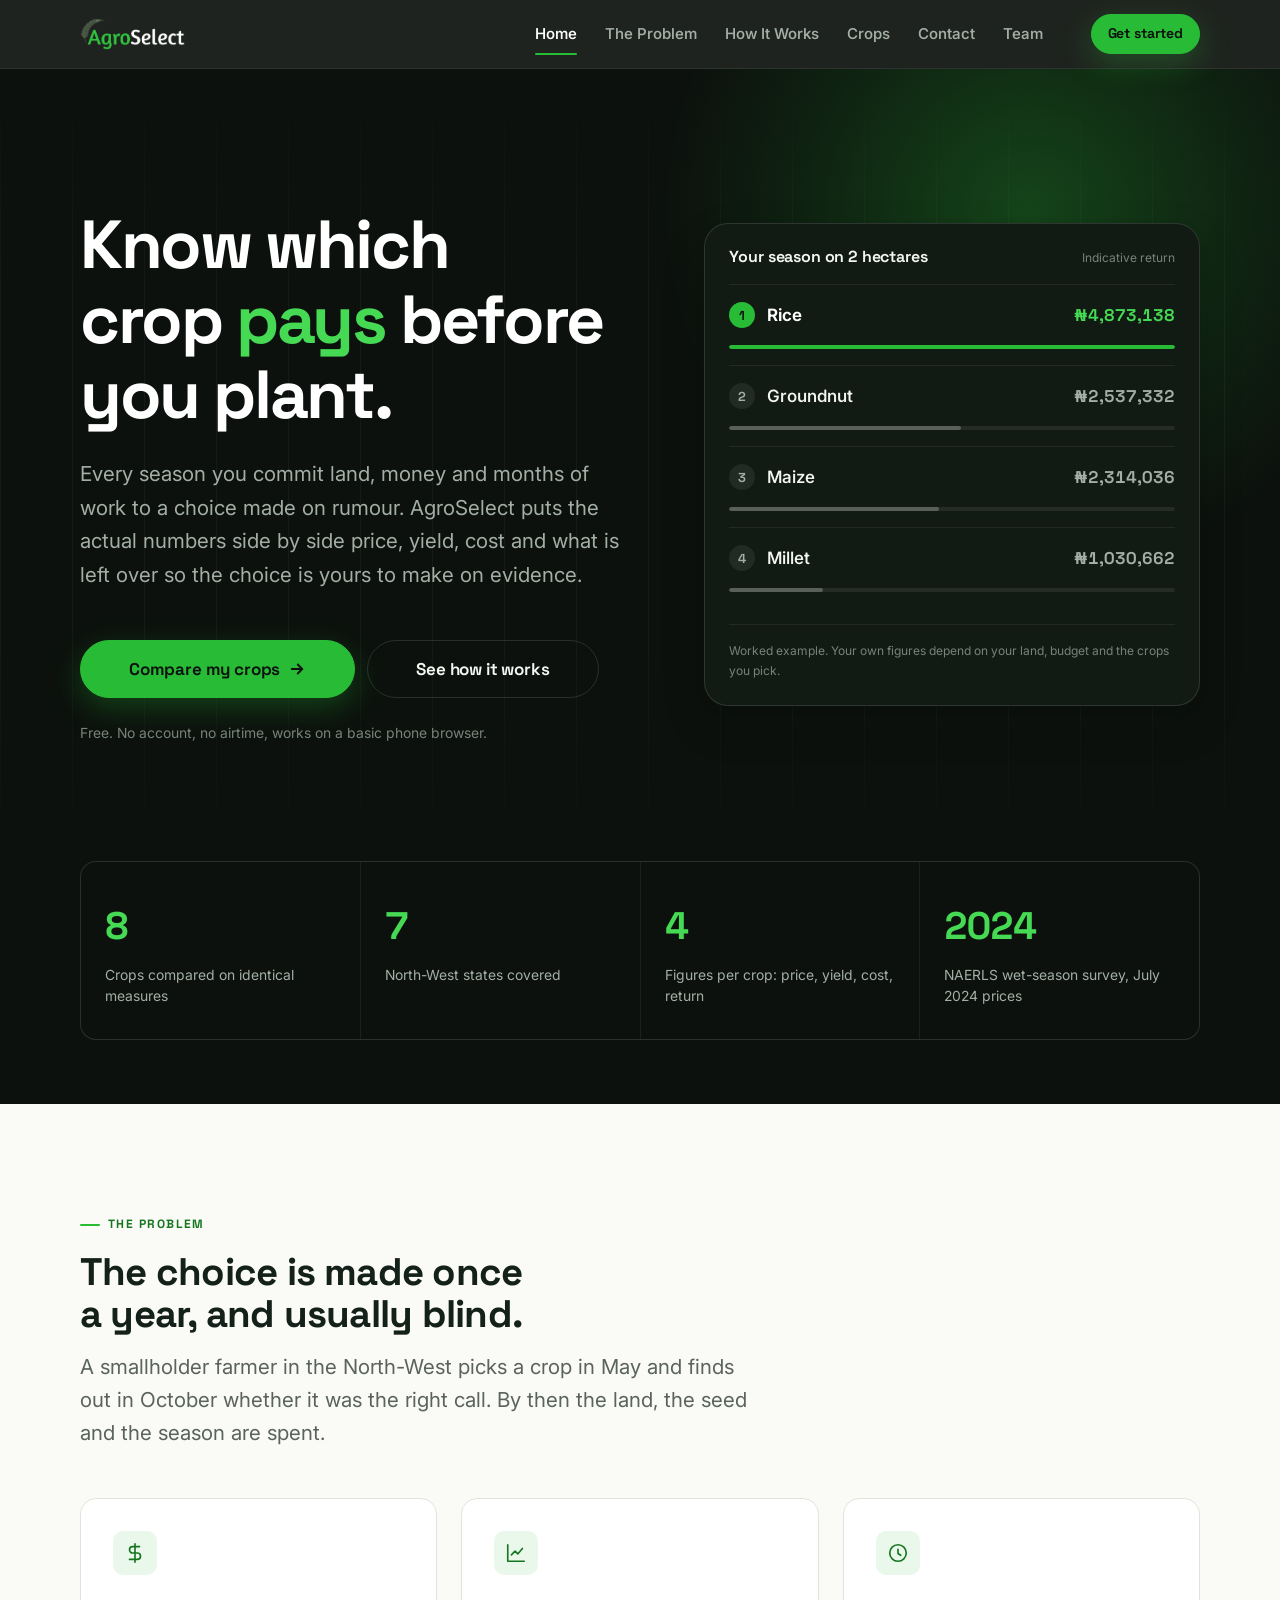
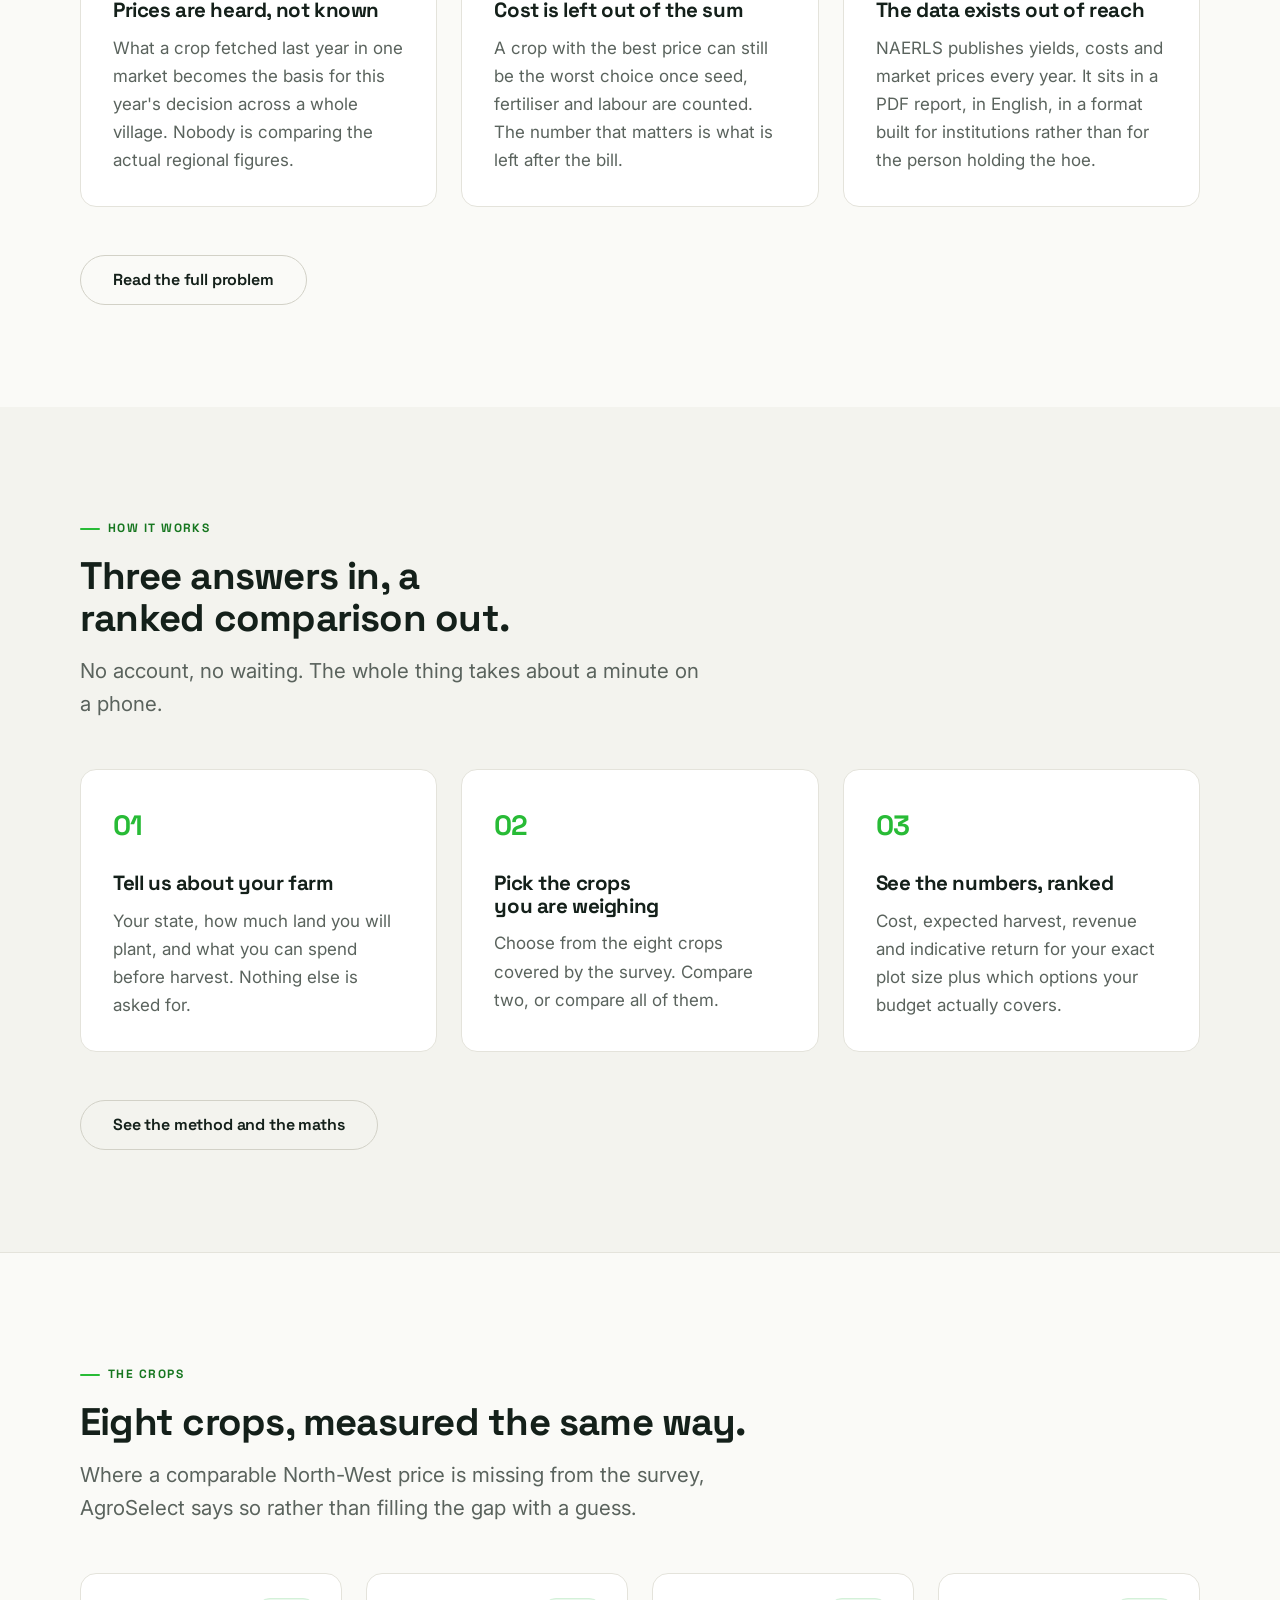
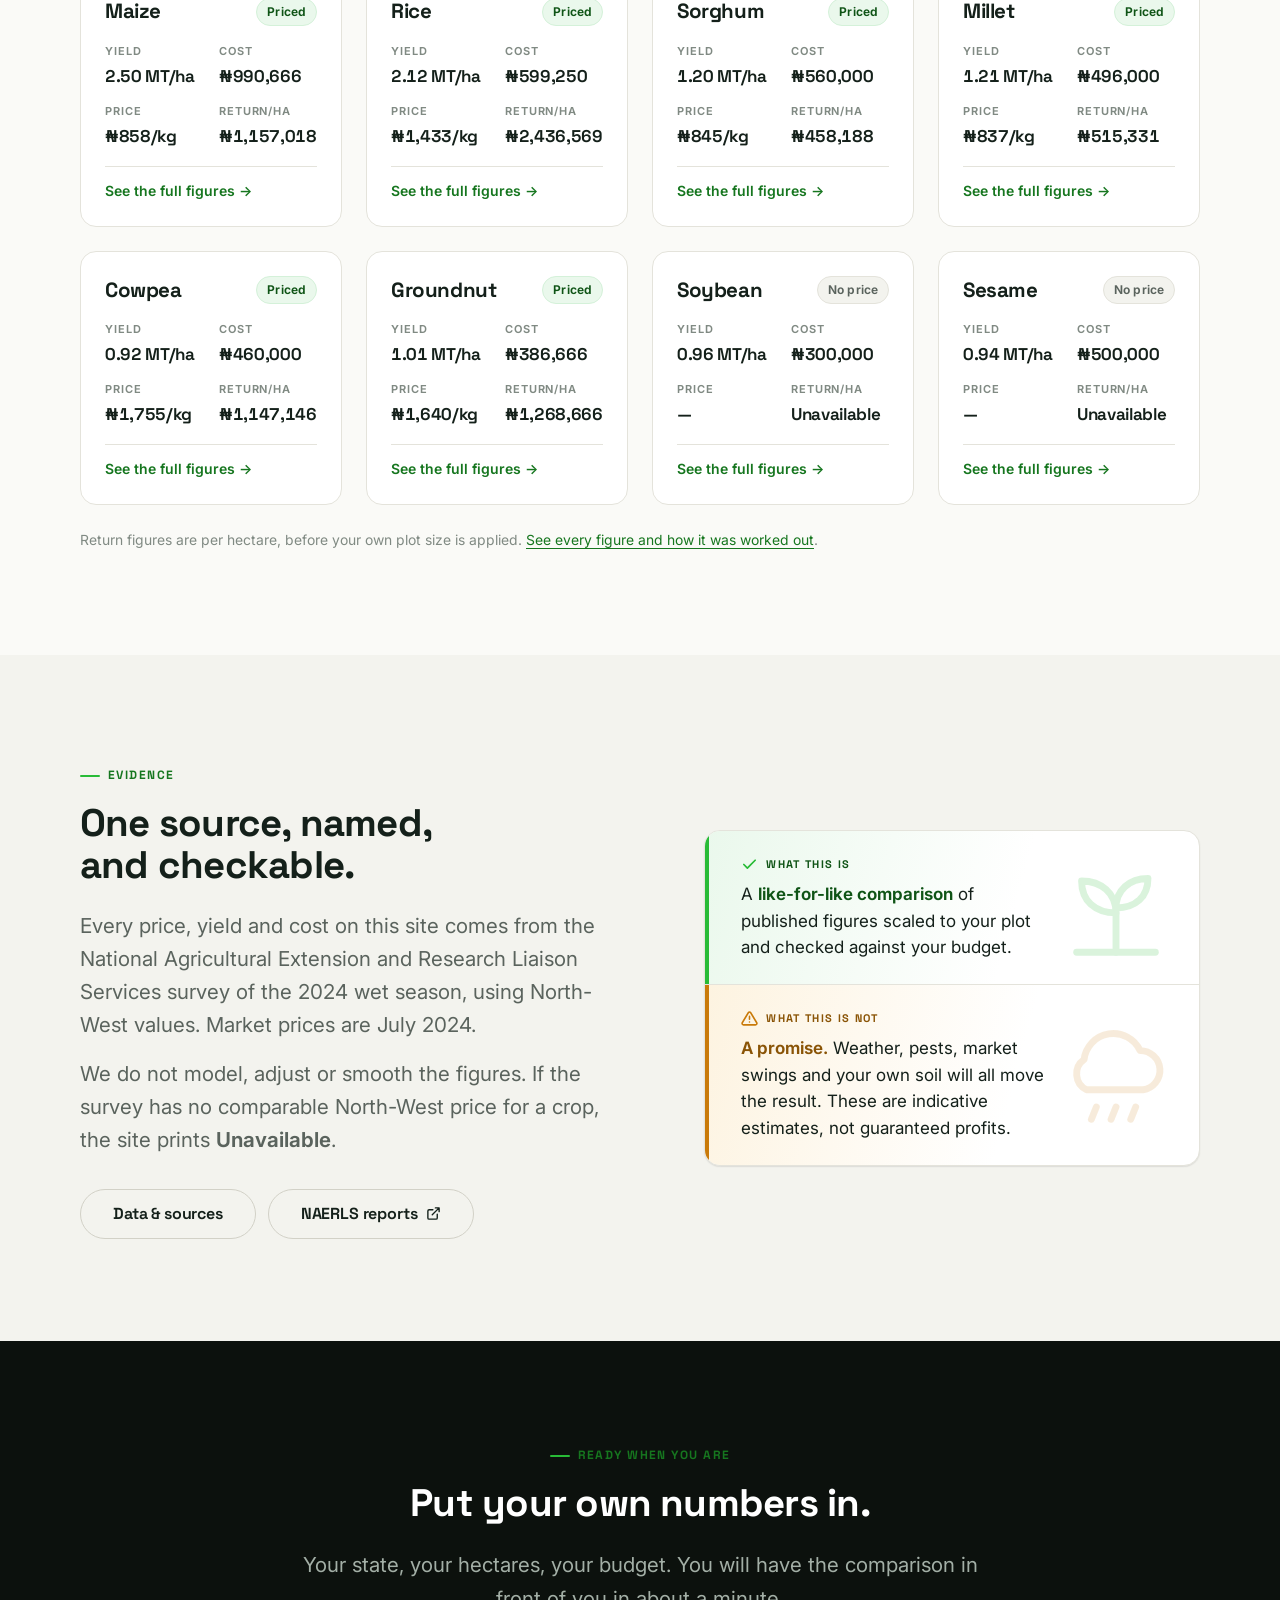
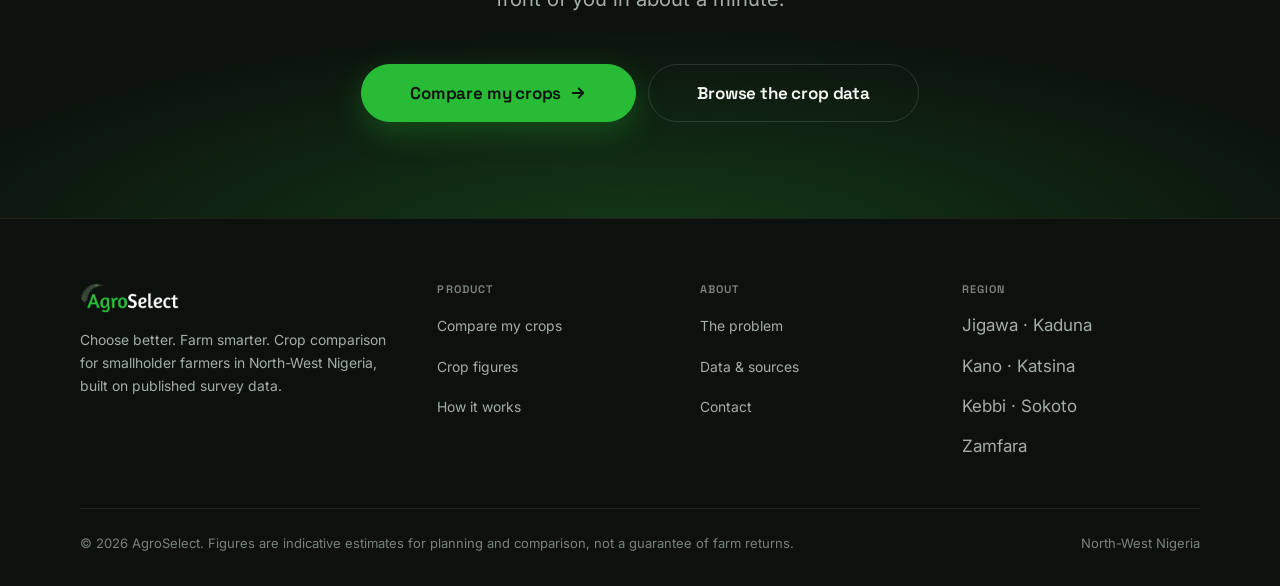
<file: index.html>
<!DOCTYPE html>
<html lang="en">
<head>
  <meta charset="UTF-8">
  <meta name="viewport" content="width=device-width, initial-scale=1">
  <meta name="theme-color" content="#0C110D">

  <link rel="icon" href="favicon.svg" type="image/svg+xml">
  <link rel="icon" href="assets/favicon-32.png" sizes="32x32" type="image/png">
  <link rel="apple-touch-icon" href="assets/apple-touch-icon.png">
  <link rel="manifest" href="site.webmanifest">

  <link rel="preconnect" href="https://fonts.googleapis.com">
  <link rel="preconnect" href="https://fonts.gstatic.com" crossorigin>
  <link rel="preload" as="style"
        href="https://fonts.googleapis.com/css2?family=Inter:wght@400;500;550;600;650&family=Space+Grotesk:wght@500;600;700&display=swap">
  <link rel="stylesheet"
        href="https://fonts.googleapis.com/css2?family=Inter:wght@400;500;550;600;650&family=Space+Grotesk:wght@500;600;700&display=swap">
  <link rel="stylesheet" href="css/agroselect.css">
  <title>AgroSelect  Know which crop pays before you plant</title>
  <meta name="description" content="Compare maize, rice, sorghum, millet, cowpea, groundnut, soybean and sesame using published North-West Nigeria price, yield and cost data. Free, and built for smallholder farmers.">
  <link rel="canonical" href="https://agroselect.ng/">
  <meta property="og:type" content="website">
  <meta property="og:site_name" content="AgroSelect">
  <meta property="og:title" content="AgroSelect  Know which crop pays before you plant">
  <meta property="og:description" content="Compare eight crops on real North-West Nigeria price, yield and cost data before you commit your land and your money.">
  <meta property="og:url" content="https://agroselect.ng/index.html">
  <meta property="og:image" content="https://agroselect.ng/assets/og-image.jpg">
  <meta property="og:image:width" content="1200">
  <meta property="og:image:height" content="630">
  <meta name="twitter:card" content="summary_large_image">
  <meta name="twitter:title" content="AgroSelect  Know which crop pays before you plant">
  <meta name="twitter:description" content="Compare eight crops on real North-West Nigeria price, yield and cost data before you commit your land and your money.">
  <meta name="twitter:image" content="https://agroselect.ng/assets/og-image.jpg">

  <script type="application/ld+json">
  {
    "@context": "https://schema.org",
    "@type": "WebApplication",
    "name": "AgroSelect",
    "applicationCategory": "BusinessApplication",
    "operatingSystem": "Any",
    "description": "Crop comparison for smallholder farmers in North-West Nigeria, using published NAERLS 2024 price, yield and production-cost data.",
    "offers": { "@type": "Offer", "price": "0", "priceCurrency": "NGN" },
    "areaServed": "North-West Nigeria"
  }
  </script>
</head>

<body>
  <a class="skip-link" href="#main">Skip to content</a>

  <header class="site-header">
    <div class="wrap header-inner">
      <a class="brand-logo" href="index.html" aria-label="AgroSelect  home">
        <img src="assets/logo-dark.png" srcset="assets/logo-dark.png 1x, assets/logo-dark@2x.png 2x"
             width="99" height="30" alt="AgroSelect">
      </a>

      <button class="nav-toggle" type="button" aria-expanded="false"
              aria-controls="site-nav" aria-label="Menu"><span></span></button>

      <nav class="site-nav" id="site-nav" aria-label="Main">
        <a href="index.html" aria-current="page">Home</a>
        <a href="problem.html">The Problem</a>
        <a href="how-it-works.html">How It Works</a>
        <a href="crops.html">Crops</a>
        <a href="contact.html">Contact</a>
        <a href="team.html">Team</a>
        <a class="btn btn-primary btn-sm nav-cta" href="get-started.html">Get started</a>
      </nav>

      <a class="btn btn-primary btn-sm header-cta" href="get-started.html">Get started</a>
    </div>
  </header>

  <main id="main">

    <!-- ================= HERO ================= -->
    <section class="hero">
      <div class="wrap">
        <div class="hero-grid">

          <div>

            <h1 class="mt-5">Know which crop <span class="accent">pays</span> before you plant.</h1>

            <p class="hero-lede">
              Every season you commit land, money and months of work to a choice made
              on rumour. AgroSelect puts the actual numbers side by side  price,
              yield, cost and what is left over  so the choice is yours to make on evidence.
            </p>

            <div class="btn-row">
              <a class="btn btn-primary btn-lg" href="get-started.html">
                Compare my crops
                <svg width="18" height="18" viewBox="0 0 24 24" fill="none" stroke="currentColor" stroke-width="2.5" stroke-linecap="round" stroke-linejoin="round" aria-hidden="true"><path d="M5 12h14M13 6l6 6-6 6"/></svg>
              </a>
              <a class="btn btn-ghost-light btn-lg" href="how-it-works.html">See how it works</a>
            </div>

            <p class="hero-note">
              Free. No account, no airtime, works on a basic phone browser.
            </p>
          </div>

          <div class="preview-card" aria-hidden="true">
            <div class="preview-head">
              <h2>Your season on 2 hectares</h2>
              <span>Indicative return</span>
            </div>
            <div id="hero-preview-rows">
              <!-- Rendered by js/site.js from the same dataset the results page uses. -->
              <div class="preview-row is-best">
                <div class="preview-crop"><span class="preview-rank">1</span><span class="preview-name">Rice</span></div>
                <span class="preview-value">₦4,873,138</span>
                <span class="preview-bar"><i style="width:100%"></i></span>
              </div>
              <div class="preview-row">
                <div class="preview-crop"><span class="preview-rank">2</span><span class="preview-name">Groundnut</span></div>
                <span class="preview-value">₦2,537,332</span>
                <span class="preview-bar"><i style="width:52%"></i></span>
              </div>
              <div class="preview-row">
                <div class="preview-crop"><span class="preview-rank">3</span><span class="preview-name">Maize</span></div>
                <span class="preview-value">₦2,314,036</span>
                <span class="preview-bar"><i style="width:47%"></i></span>
              </div>
              <div class="preview-row">
                <div class="preview-crop"><span class="preview-rank">4</span><span class="preview-name">Millet</span></div>
                <span class="preview-value">₦1,030,662</span>
                <span class="preview-bar"><i style="width:21%"></i></span>
              </div>
            </div>
            <p class="preview-foot">
              Worked example. Your own figures depend on your land, budget and the crops you pick.
            </p>
          </div>

        </div>
      </div>
    </section>

    <!-- ================= STATS ================= -->
    <section class="section-dark section-tight">
      <div class="wrap">
        <div class="stat-strip">
          <div class="stat">
            <span class="stat-value">8</span>
            <span class="stat-label">Crops compared on identical measures</span>
          </div>
          <div class="stat">
            <span class="stat-value">7</span>
            <span class="stat-label">North-West states covered</span>
          </div>
          <div class="stat">
            <span class="stat-value">4</span>
            <span class="stat-label">Figures per crop: price, yield, cost, return</span>
          </div>
          <div class="stat">
            <span class="stat-value">2024</span>
            <span class="stat-label">NAERLS wet-season survey, July 2024 prices</span>
          </div>
        </div>
      </div>
    </section>

    <!-- ================= PROBLEM ================= -->
    <section class="section section-paper">
      <div class="wrap">
        <div class="section-head">
          <p class="eyebrow">The problem</p>
          <h2>The choice is made once a year, and usually blind.</h2>
          <p>
            A smallholder farmer in the North-West picks a crop in May and finds out
            in October whether it was the right call. By then the land, the seed and
            the season are spent.
          </p>
        </div>

        <div class="grid grid-3">
          <article class="card card-hover">
            <div class="icon-tile">
              <svg viewBox="0 0 24 24" fill="none" stroke="currentColor" stroke-width="1.8" stroke-linecap="round" stroke-linejoin="round" aria-hidden="true"><path d="M12 2v20M17 5H9.5a3.5 3.5 0 0 0 0 7h5a3.5 3.5 0 0 1 0 7H6"/></svg>
            </div>
            <h3>Prices are heard, not known</h3>
            <p>
              What a crop fetched last year in one market becomes the basis for this
              year's decision across a whole village. Nobody is comparing the actual
              regional figures.
            </p>
          </article>

          <article class="card card-hover">
            <div class="icon-tile">
              <svg viewBox="0 0 24 24" fill="none" stroke="currentColor" stroke-width="1.8" stroke-linecap="round" stroke-linejoin="round" aria-hidden="true"><path d="M3 3v18h18"/><path d="m7 14 4-4 3 3 5-6"/></svg>
            </div>
            <h3>Cost is left out of the sum</h3>
            <p>
              A crop with the best price can still be the worst choice once seed,
              fertiliser and labour are counted. The number that matters is what is
              left after the bill.
            </p>
          </article>

          <article class="card card-hover">
            <div class="icon-tile">
              <svg viewBox="0 0 24 24" fill="none" stroke="currentColor" stroke-width="1.8" stroke-linecap="round" stroke-linejoin="round" aria-hidden="true"><circle cx="12" cy="12" r="9"/><path d="M12 8v4.5l3 2"/></svg>
            </div>
            <h3>The data exists  out of reach</h3>
            <p>
              NAERLS publishes yields, costs and market prices every year. It sits in
              a PDF report, in English, in a format built for institutions rather than
              for the person holding the hoe.
            </p>
          </article>
        </div>

        <div class="btn-row mt-7">
          <a class="btn btn-outline" href="problem.html">Read the full problem</a>
        </div>
      </div>
    </section>

    <!-- ================= HOW IT WORKS ================= -->
    <section class="section section-paper-2">
      <div class="wrap">
        <div class="section-head">
          <p class="eyebrow">How it works</p>
          <h2>Three answers in, a ranked comparison out.</h2>
          <p>
            No account, no waiting. The whole thing takes about a minute on a phone.
          </p>
        </div>

        <div class="steps grid grid-3">
          <article class="step">
            <h3>Tell us about your farm</h3>
            <p>
              Your state, how much land you will plant, and what you can spend before
              harvest. Nothing else is asked for.
            </p>
          </article>
          <article class="step">
            <h3>Pick the crops you are weighing</h3>
            <p>
              Choose from the eight crops covered by the survey. Compare two, or
              compare all of them.
            </p>
          </article>
          <article class="step">
            <h3>See the numbers, ranked</h3>
            <p>
              Cost, expected harvest, revenue and indicative return for your exact
              plot size  plus which options your budget actually covers.
            </p>
          </article>
        </div>

        <div class="btn-row mt-7">
          <a class="btn btn-outline" href="how-it-works.html">See the method and the maths</a>
        </div>
      </div>
    </section>

    <!-- ================= CROPS ================= -->
    <section class="section section-paper">
      <div class="wrap">
        <div class="section-head">
          <p class="eyebrow">The crops</p>
          <h2>Eight crops, measured the same way.</h2>
          <p>
            Where a comparable North-West price is missing from the survey, AgroSelect
            says so rather than filling the gap with a guess.
          </p>
        </div>

        <div class="grid grid-4" id="crop-card-grid">
          <!-- Rendered by js/site.js -->
          <noscript>
            <p><a href="crops.html">View the full crop figures</a></p>
          </noscript>
        </div>

        <p class="table-caption mt-5">
          Return figures are per hectare, before your own plot size is applied.
          <a href="crops.html">See every figure and how it was worked out</a>.
        </p>
      </div>
    </section>

    <!-- ================= EVIDENCE ================= -->
    <section class="section section-paper-2">
      <div class="wrap">
        <div class="hero-grid">
          <div>
            <p class="eyebrow">Evidence</p>
            <h2>One source, named, and checkable.</h2>
            <p class="lede mt-5">
              Every price, yield and cost on this site comes from the National
              Agricultural Extension and Research Liaison Services survey of the 2024
              wet season, using North-West values. Market prices are July 2024.
            </p>
            <p class="lede mt-4">
              We do not model, adjust or smooth the figures. If the survey has no
              comparable North-West price for a crop, the site prints
              <strong>Unavailable</strong>.
            </p>
            <div class="btn-row mt-6">
              <a class="btn btn-outline" href="crops.html#sources">Data &amp; sources</a>
              <a class="btn btn-outline" href="https://naerls.gov.ng/reports/" target="_blank" rel="noopener">
                NAERLS reports
                <svg width="15" height="15" viewBox="0 0 24 24" fill="none" stroke="currentColor" stroke-width="2.2" stroke-linecap="round" stroke-linejoin="round" aria-hidden="true"><path d="M18 13v6a2 2 0 0 1-2 2H5a2 2 0 0 1-2-2V8a2 2 0 0 1 2-2h6"/><path d="M15 3h6v6M10 14 21 3"/></svg>
              </a>
            </div>
          </div>

          <div class="claim-panel">

            <div class="claim claim-is">
              <!-- Watermark: a seedling breaking ground  the promise kept. -->
              <svg class="claim-glyph" viewBox="0 0 24 24" fill="none" stroke="currentColor" stroke-width="1.4" stroke-linecap="round" stroke-linejoin="round" aria-hidden="true">
                <path d="M12 21v-8"/>
                <path d="M12 13C12 9 9 6.5 5 6.5c0 4 2.7 6.5 7 6.5Z"/>
                <path d="M12 12c0-3.6 2.7-6 6.5-6 0 3.7-2.5 6-6.5 6Z"/>
                <path d="M4 21h16"/>
              </svg>

              <div class="claim-head">
                <svg viewBox="0 0 24 24" fill="none" stroke="currentColor" stroke-width="2.4" stroke-linecap="round" stroke-linejoin="round" aria-hidden="true"><path d="M20 6 9 17l-5-5"/></svg>
                <p class="claim-label">What this is</p>
              </div>
              <p class="claim-text">
                A <b>like-for-like comparison</b> of published figures  scaled to your
                plot and checked against your budget.
              </p>
            </div>

            <div class="claim claim-isnt">
              <!-- Watermark: cloud and rain  everything the figures cannot see. -->
              <svg class="claim-glyph" viewBox="0 0 24 24" fill="none" stroke="currentColor" stroke-width="1.4" stroke-linecap="round" stroke-linejoin="round" aria-hidden="true">
                <path d="M17.5 15a4 4 0 0 0-.6-7.96 6 6 0 0 0-11.4 1.8A3.6 3.6 0 0 0 6 15Z"/>
                <path d="M8 18.5 7 21M12 18.5 11 21M16 18.5 15 21"/>
              </svg>

              <div class="claim-head">
                <svg viewBox="0 0 24 24" fill="none" stroke="currentColor" stroke-width="2.2" stroke-linecap="round" stroke-linejoin="round" aria-hidden="true"><path d="M12 9v4M12 17h.01"/><path d="M10.3 3.9 1.8 18a2 2 0 0 0 1.7 3h17a2 2 0 0 0 1.7-3L13.7 3.9a2 2 0 0 0-3.4 0Z"/></svg>
                <p class="claim-label">What this is not</p>
              </div>
              <p class="claim-text">
                <b>A promise.</b> Weather, pests, market swings and your own soil will all
                move the result. These are indicative estimates, not guaranteed profits.
              </p>
            </div>

          </div>
        </div>
      </div>
    </section>

    <!-- ================= CTA ================= -->
    <section class="cta-band">
      <div class="wrap">
        <p class="eyebrow">Ready when you are</p>
        <h2>Put your own numbers in.</h2>
        <p>
          Your state, your hectares, your budget. You will have the comparison
          in front of you in about a minute.
        </p>
        <div class="btn-row">
          <a class="btn btn-primary btn-lg" href="get-started.html">
            Compare my crops
            <svg width="18" height="18" viewBox="0 0 24 24" fill="none" stroke="currentColor" stroke-width="2.5" stroke-linecap="round" stroke-linejoin="round" aria-hidden="true"><path d="M5 12h14M13 6l6 6-6 6"/></svg>
          </a>
          <a class="btn btn-ghost-light btn-lg" href="crops.html">Browse the crop data</a>
        </div>
      </div>
    </section>

  </main>

  <footer class="site-footer">
    <div class="wrap">
      <div class="footer-grid">
        <div class="footer-brand">
          <img src="assets/logo-dark.png" srcset="assets/logo-dark.png 1x, assets/logo-dark@2x.png 2x"
               width="99" height="30" alt="AgroSelect">
          <p>Choose better. Farm smarter. Crop comparison for smallholder farmers
             in North-West Nigeria, built on published survey data.</p>
        </div>

        <div class="footer-col">
          <h3>Product</h3>
          <ul>
            <li><a href="get-started.html">Compare my crops</a></li>
            <li><a href="crops.html">Crop figures</a></li>
            <li><a href="how-it-works.html">How it works</a></li>
          </ul>
        </div>

        <div class="footer-col">
          <h3>About</h3>
          <ul>
            <li><a href="problem.html">The problem</a></li>
            <li><a href="crops.html#sources">Data &amp; sources</a></li>
            <li><a href="contact.html">Contact</a></li>
          </ul>
        </div>

        <div class="footer-col">
          <h3>Region</h3>
          <ul>
            <li>Jigawa &middot; Kaduna</li>
            <li>Kano &middot; Katsina</li>
            <li>Kebbi &middot; Sokoto</li>
            <li>Zamfara</li>
          </ul>
        </div>
      </div>

      <div class="footer-bottom">
        <p>&copy; <span data-year>2026</span> AgroSelect. Figures are indicative estimates for
           planning and comparison, not a guarantee of farm returns.</p>
        <p>North-West Nigeria</p>
      </div>
    </div>
  </footer>
  <script src="js/crops.js"></script>
  <script src="js/site.js"></script>
</body>
</html>
</file>
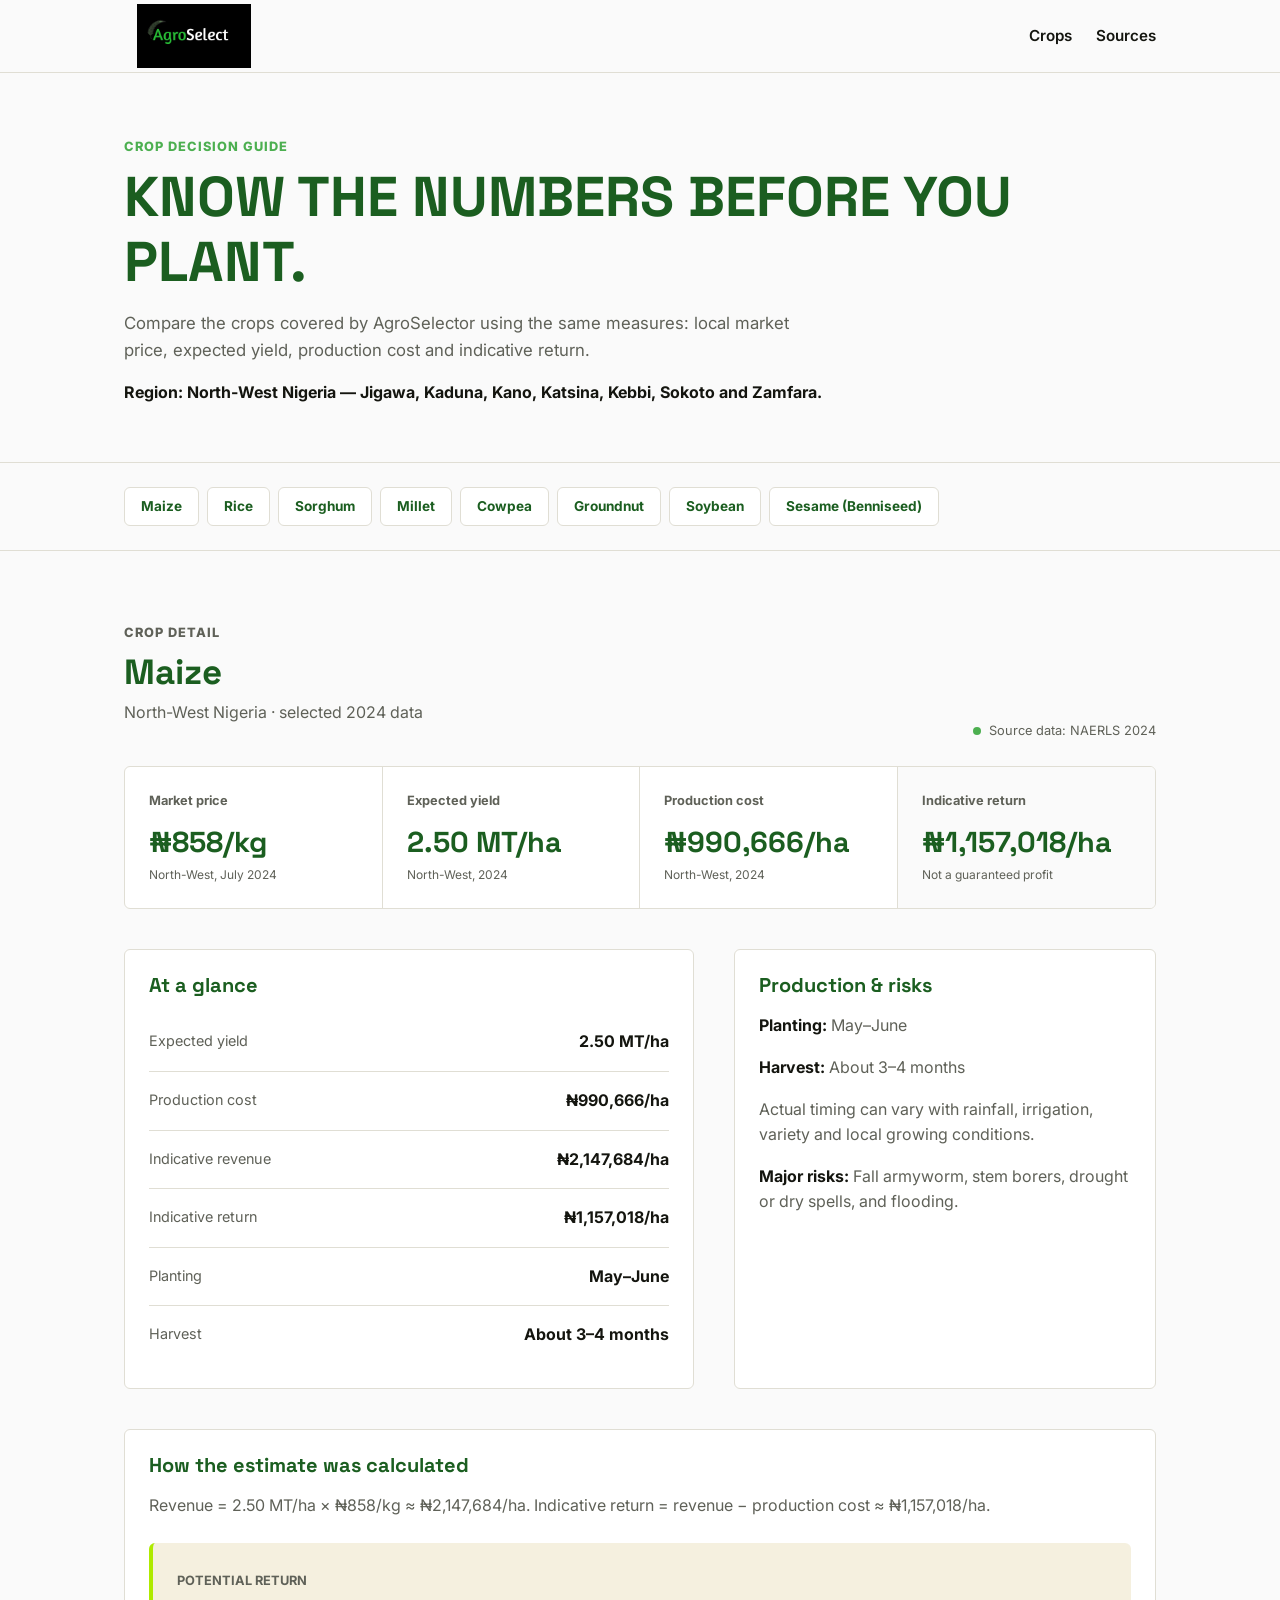
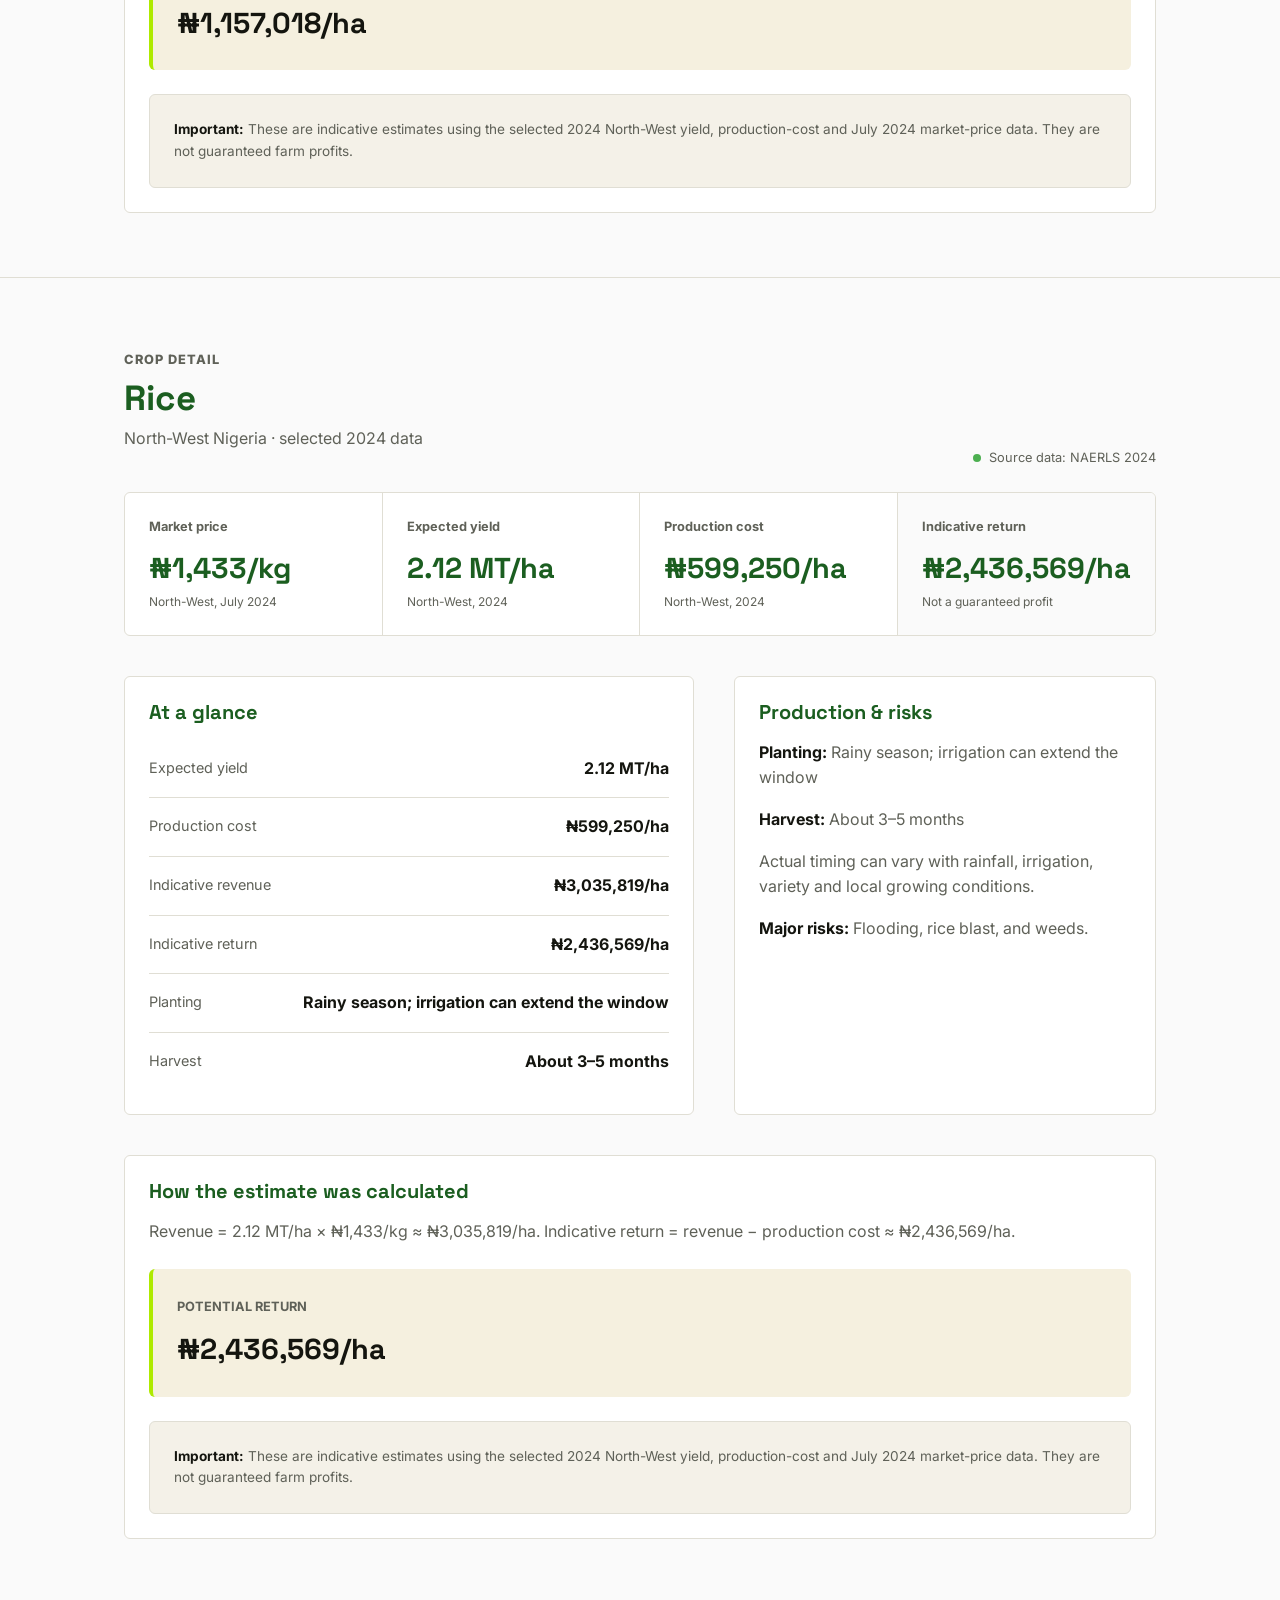
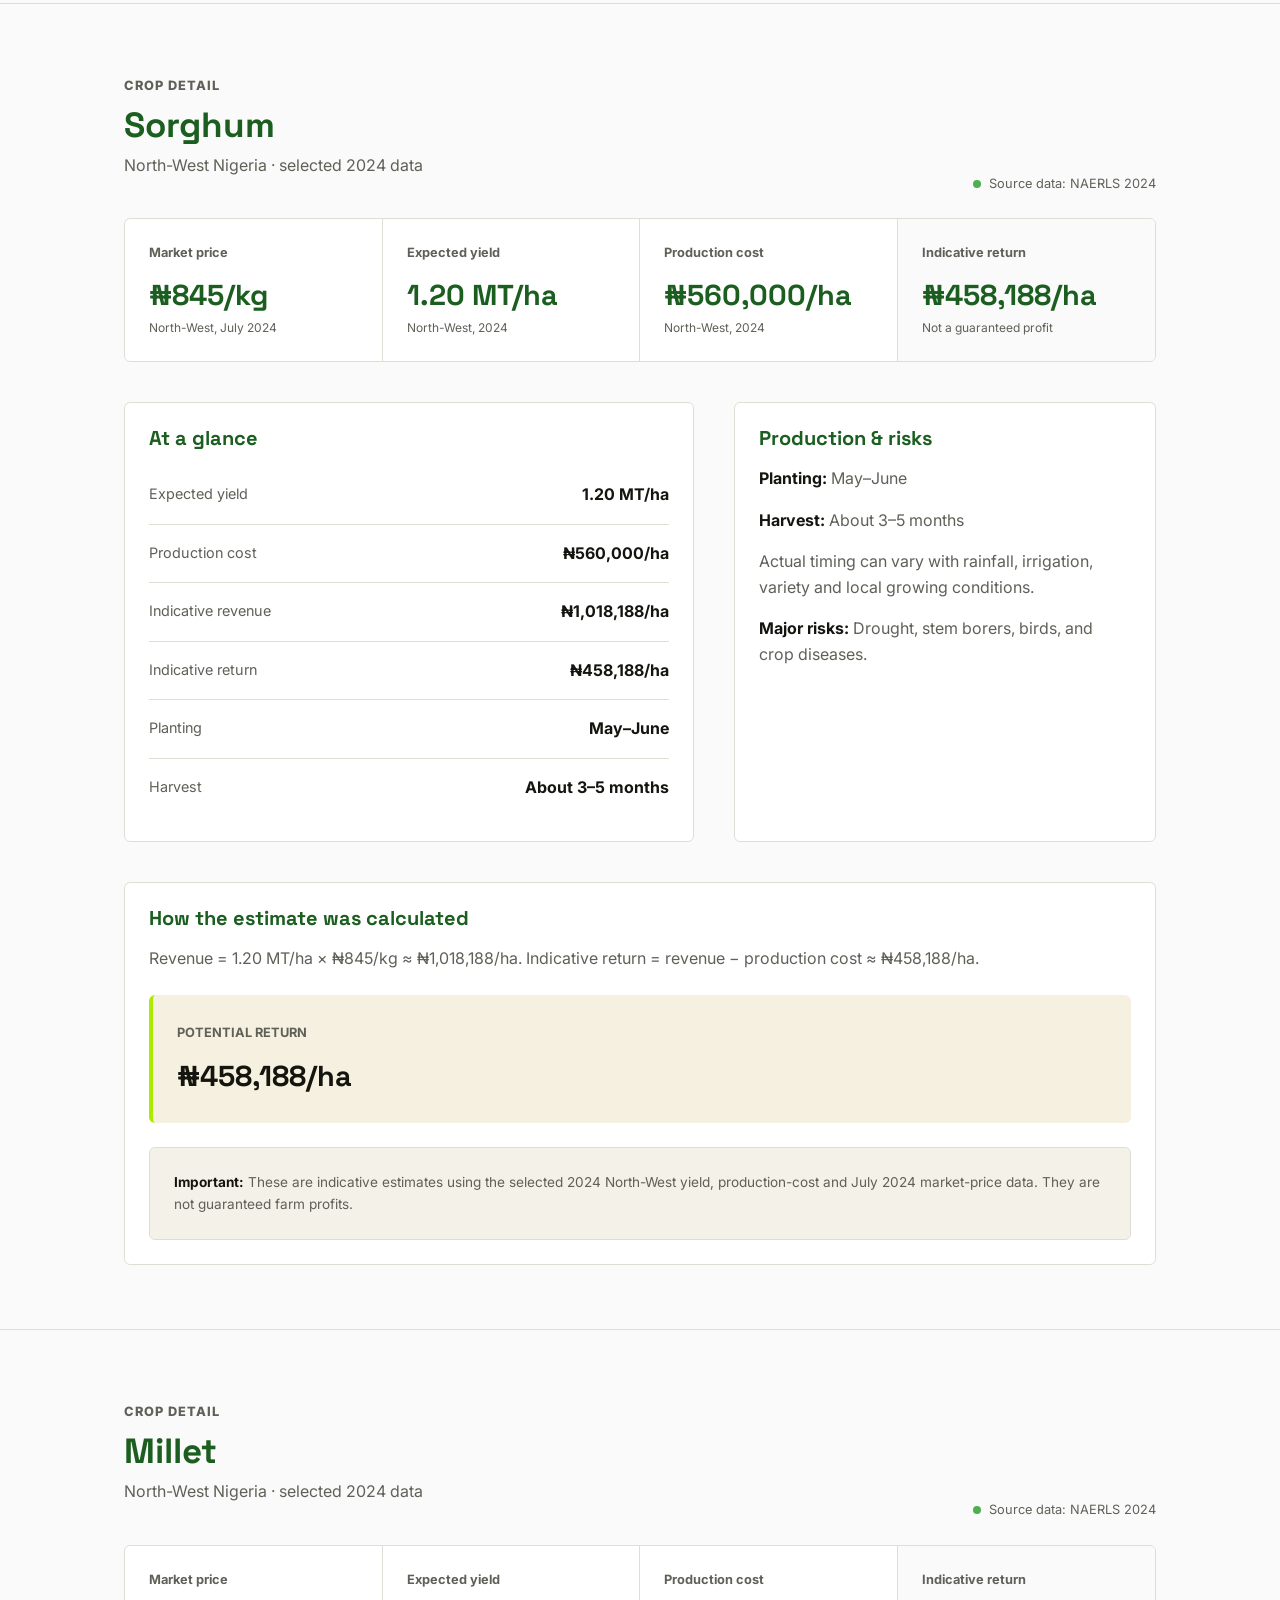
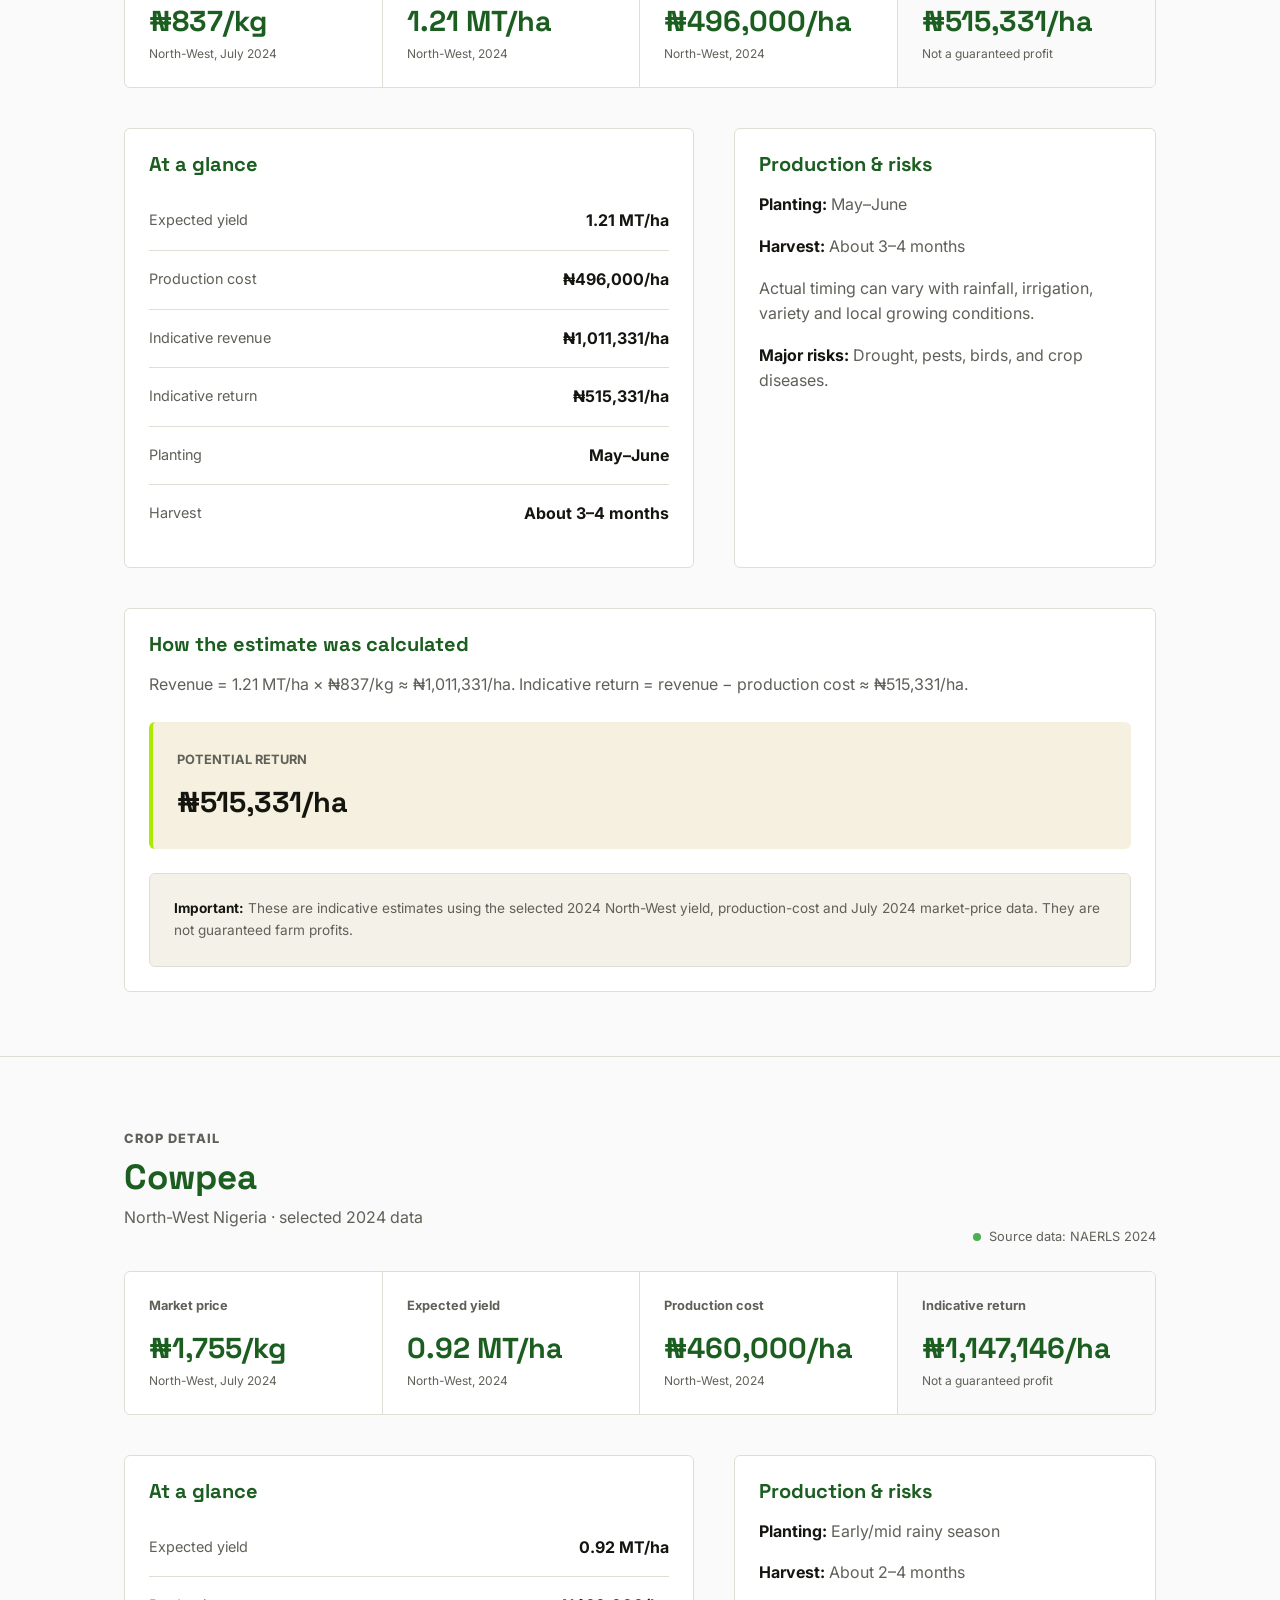
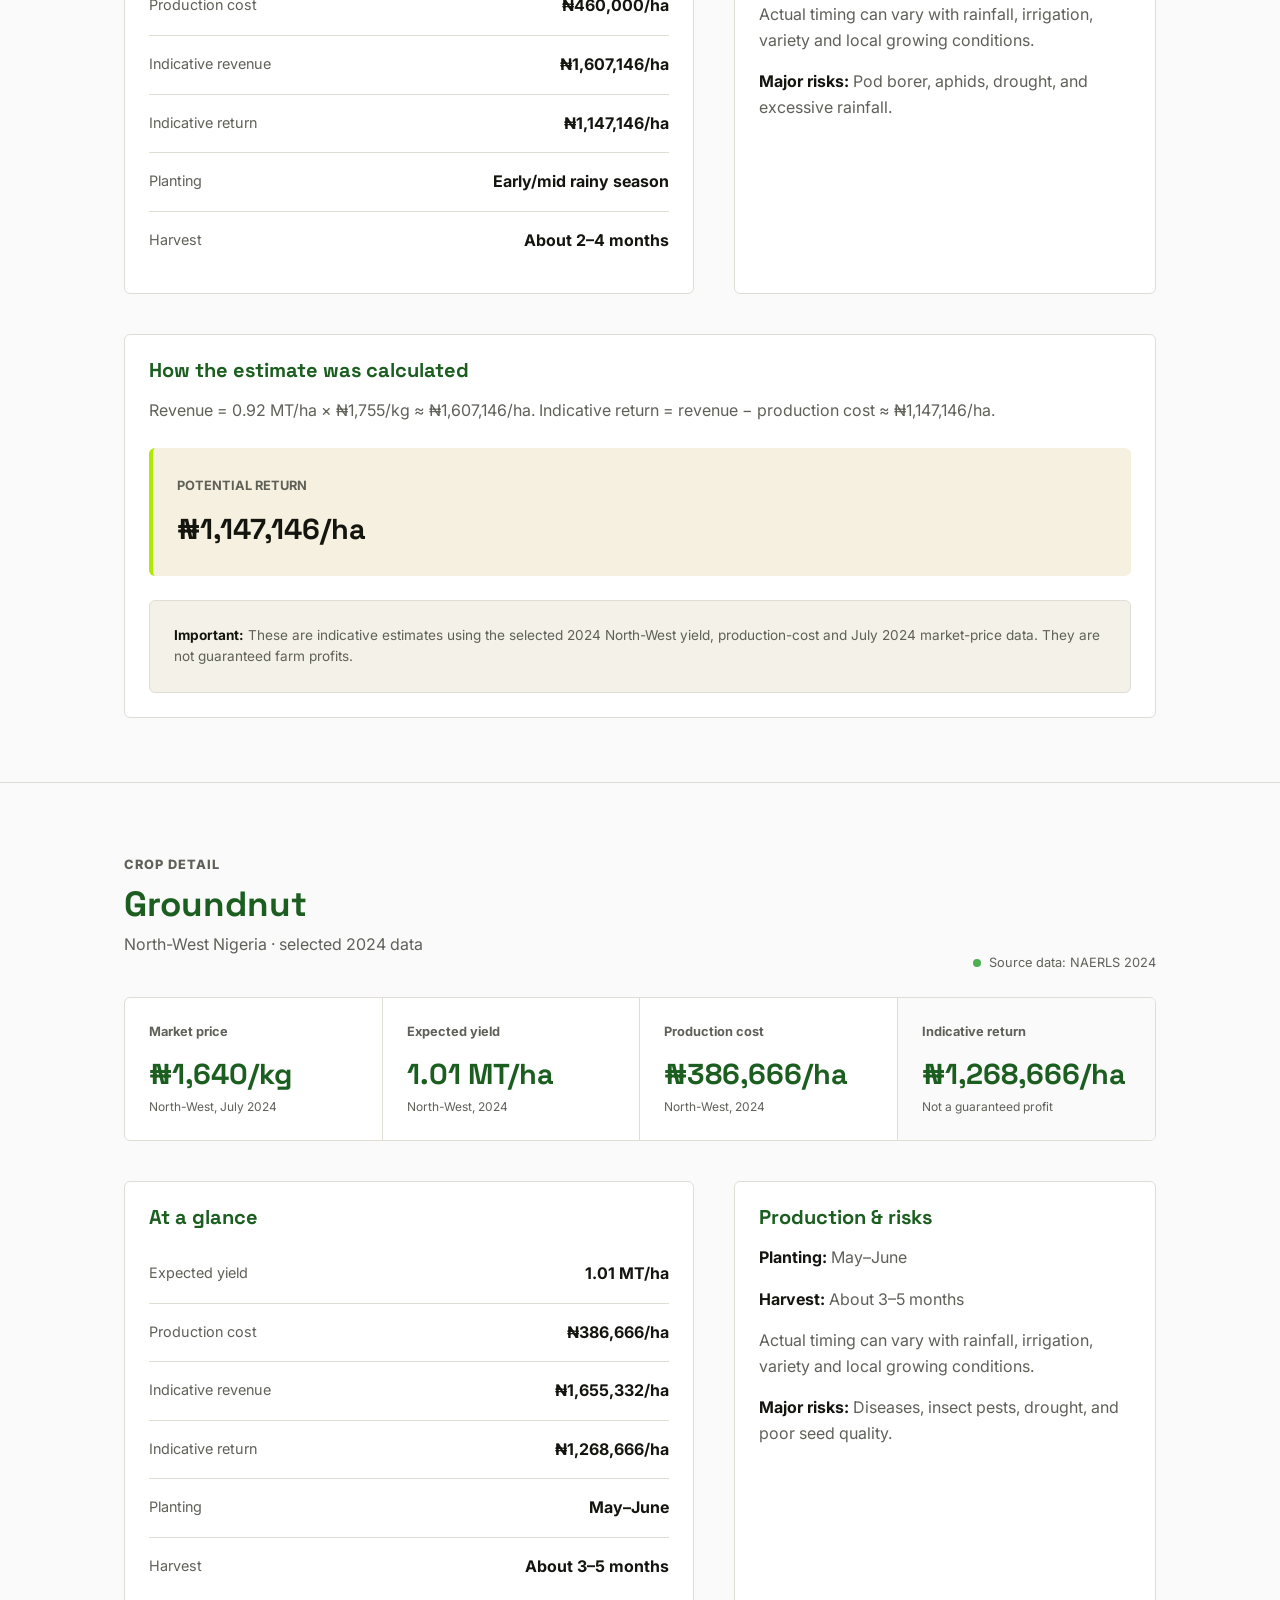
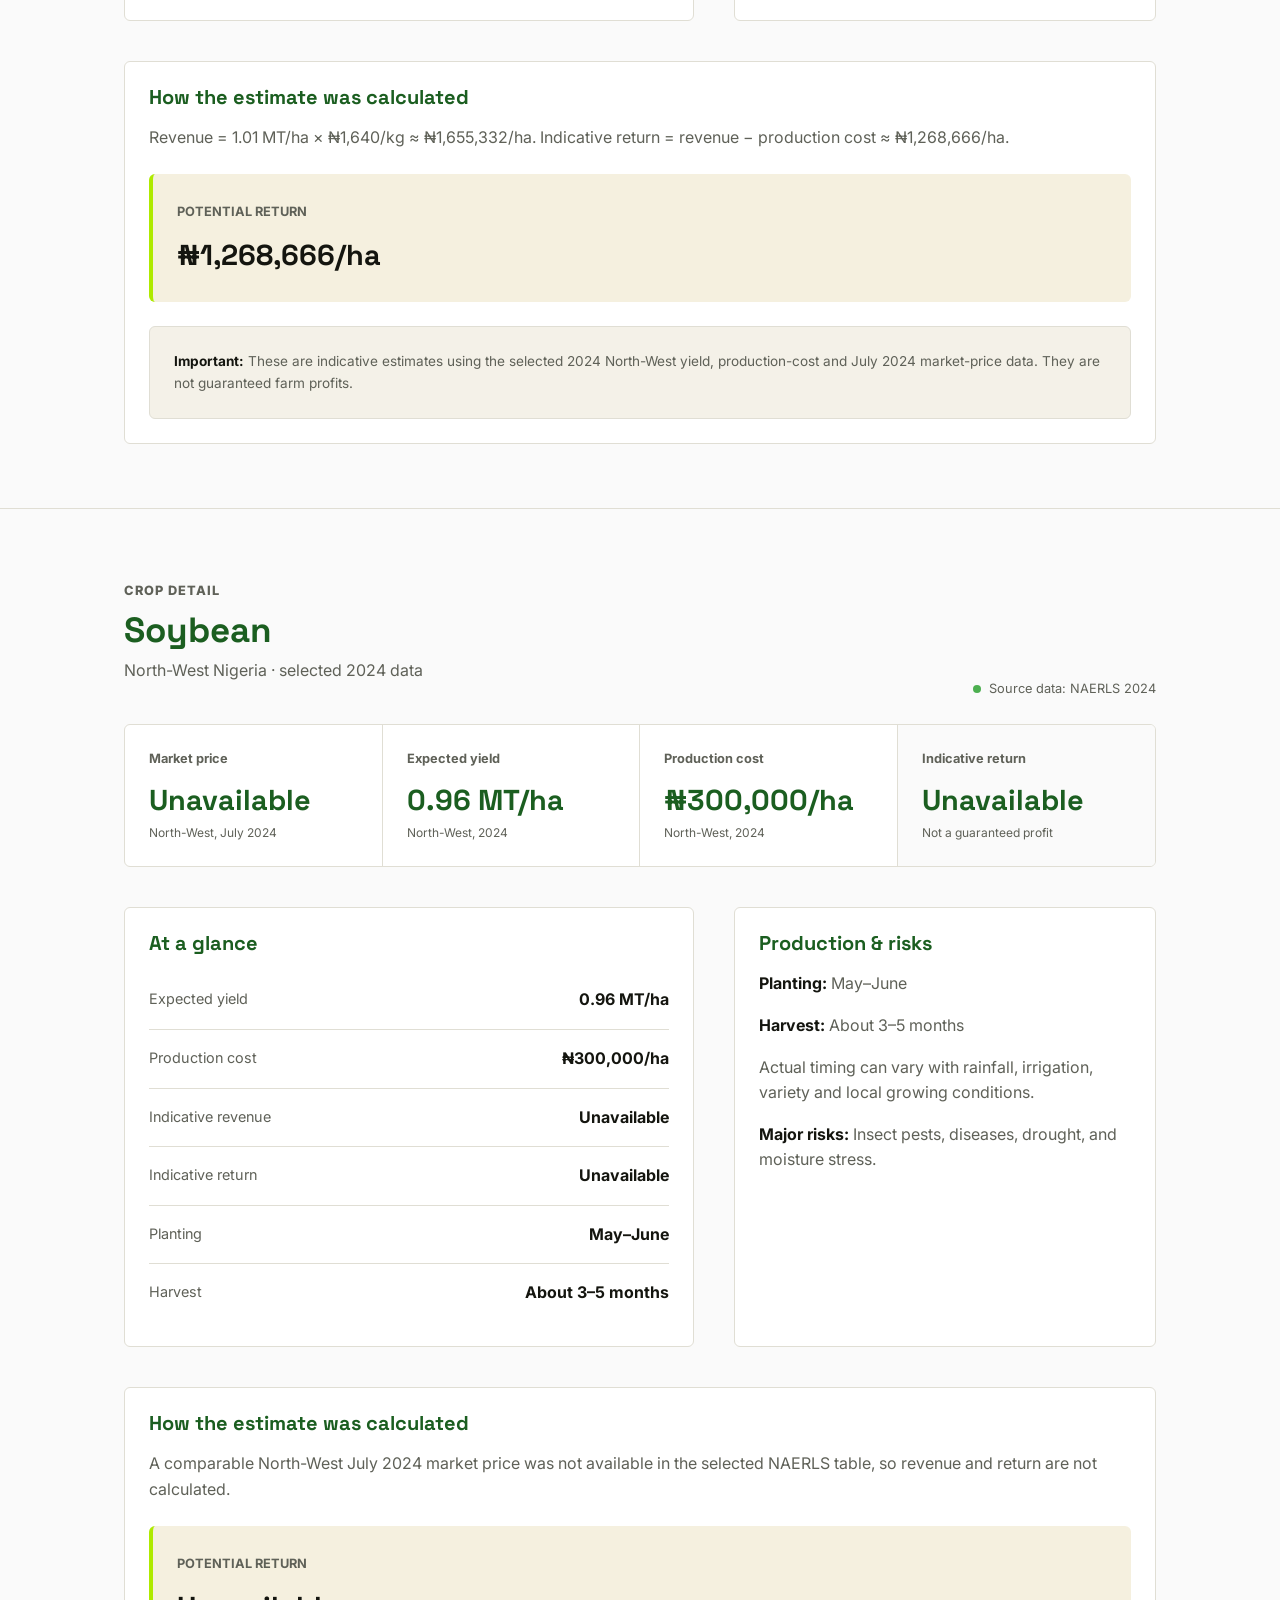
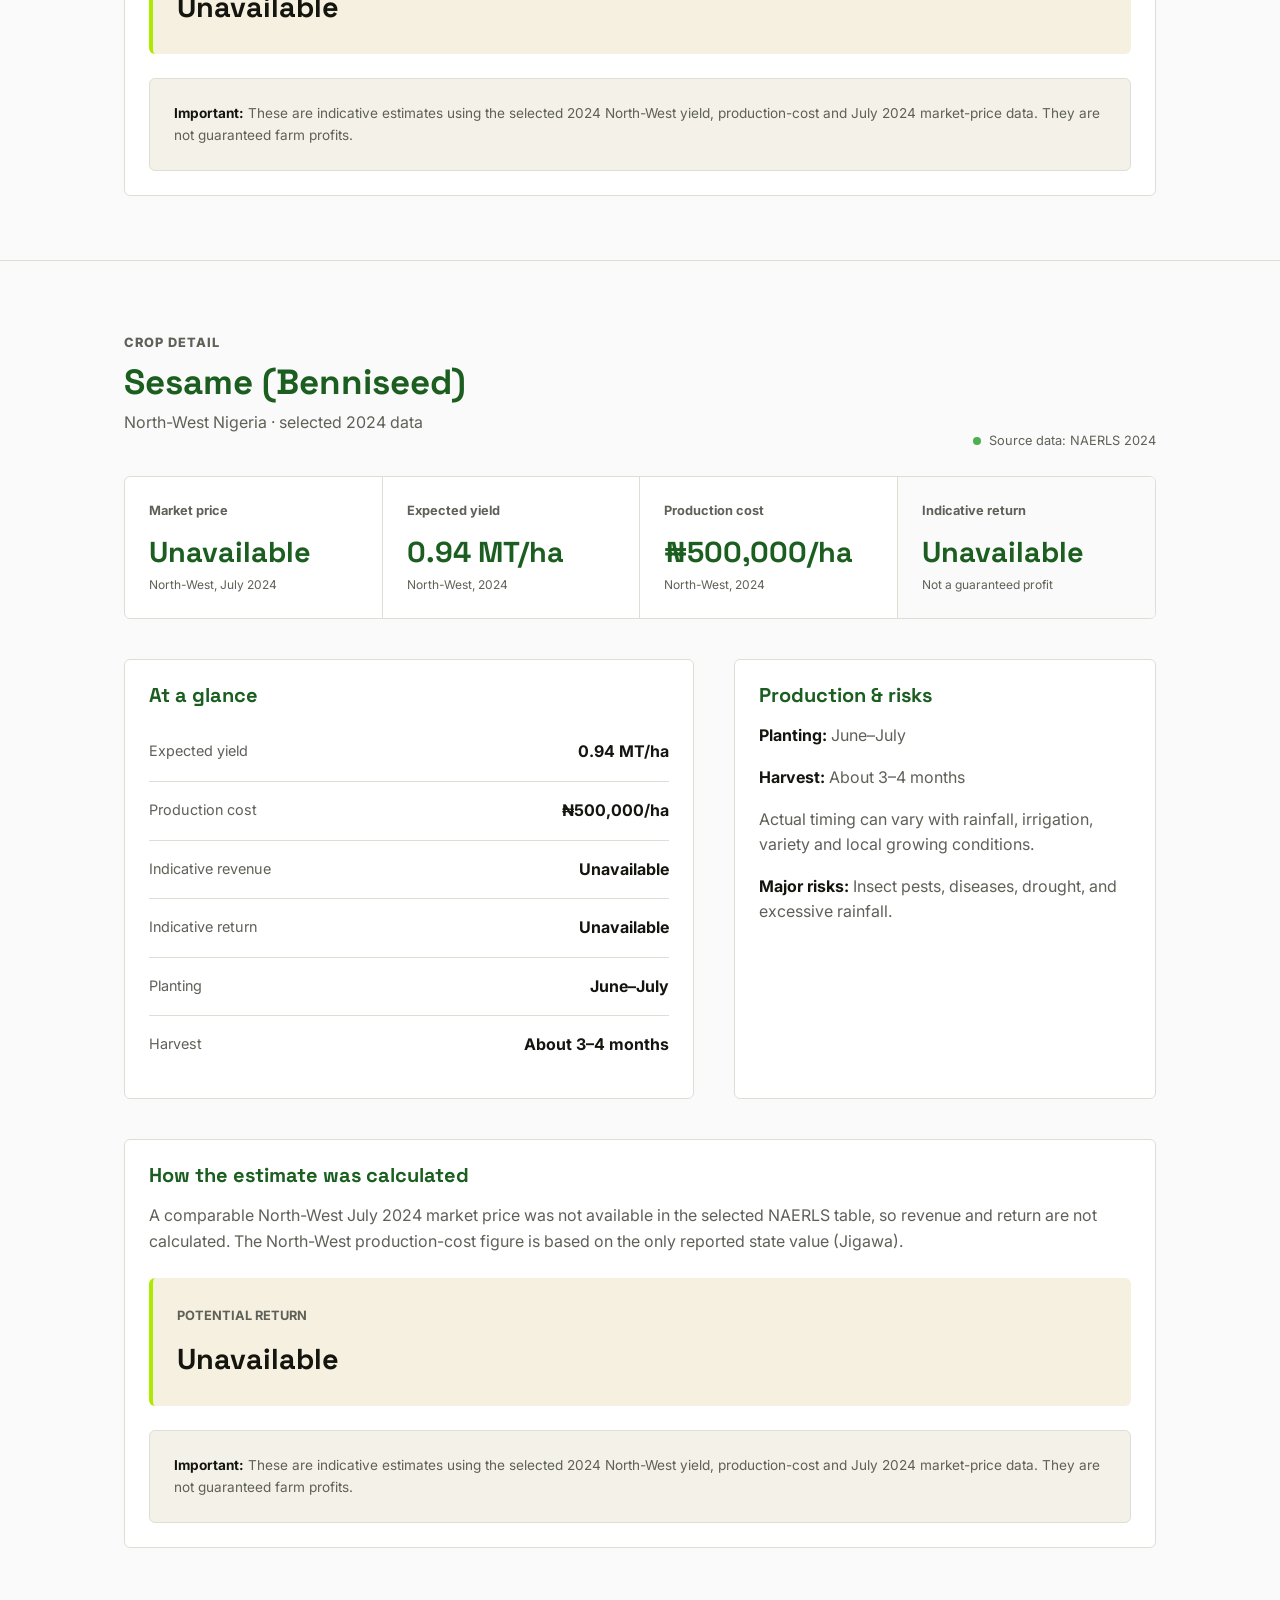
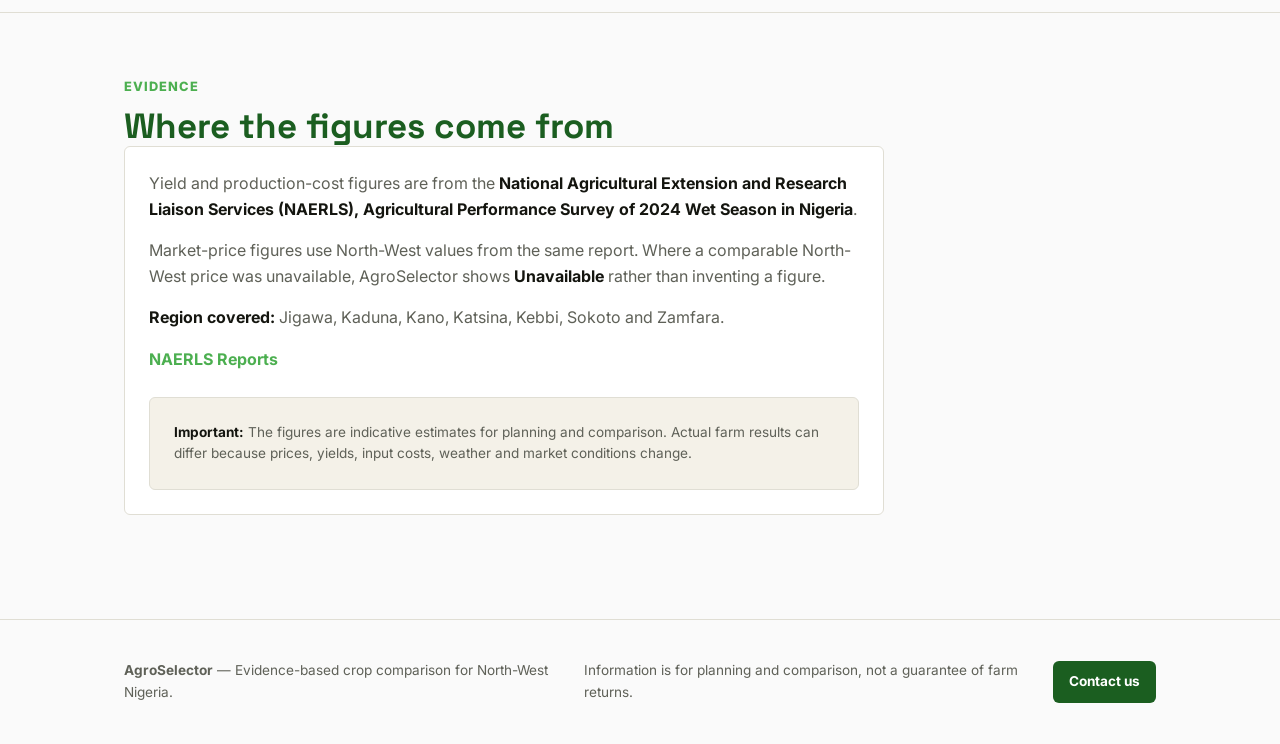
<file: agroselector-crop-details.html>
<!DOCTYPE html>
<html lang="en">
<head>
  <meta charset="UTF-8">
  <meta name="viewport" content="width=device-width, initial-scale=1.0">
  <title>AgroSelector | North-West Nigeria Crop Details</title>
  <meta name="description" content="AgroSelector crop figures for North-West Nigeria: market price, yield, production cost and indicative return.">
  <link rel="preconnect" href="https://fonts.googleapis.com">
  <link rel="preconnect" href="https://fonts.gstatic.com" crossorigin>
  <link href="https://fonts.googleapis.com/css2?family=Inter:wght@400;500;600;700&family=Space+Grotesk:wght@500;600;700&display=swap" rel="stylesheet">
  <link rel="stylesheet" href="brand.css">
  <link rel="stylesheet" href="agroselector-detail.css">
  
</head>
<body>

<header class="navbar">
  <div class="navbar-inner">
    <a href="#top" class="logo" aria-label="AgroSelector home">
      <img class="logo-image" src="AGS-logo.jpeg" alt="AgroSelector">
    </a>
    <nav class="nav-links" aria-label="Main navigation">
      <a href="#crops">Crops</a>
      <a href="#sources">Sources</a>
    </nav>
  </div>
</header>

<main id="top">
  <section class="page-intro">
    <div class="wrap">
      <p class="eyebrow">Crop decision guide</p>
      <h1>KNOW THE NUMBERS BEFORE YOU PLANT.</h1>
      <p class="intro-copy">
        Compare the crops covered by AgroSelector using the same measures:
        local market price, expected yield, production cost and indicative return.
      </p>
      <p class="region-line">Region: North-West Nigeria — Jigawa, Kaduna, Kano, Katsina, Kebbi, Sokoto and Zamfara.</p>
    </div>
  </section>

  <nav class="crop-index" id="crops" aria-label="Crop sections">
    <div class="wrap crop-index-inner">
      <a href="#maize">Maize</a><a href="#rice">Rice</a><a href="#sorghum">Sorghum</a><a href="#millet">Millet</a><a href="#cowpea">Cowpea</a><a href="#groundnut">Groundnut</a><a href="#soybean">Soybean</a><a href="#sesame">Sesame (Benniseed)</a>
    </div>
  </nav>

  
    <section class="crop" id="maize">
      <div class="wrap">
        <div class="crop-head">
          <div>
            <p class="eyebrow">Crop detail</p>
            <h2>Maize</h2>
            <p>North-West Nigeria · selected 2024 data</p>
          </div>
          <div class="status"><span class="dot"></span>Source data: NAERLS 2024</div>
        </div>

        <div class="decision-panel" aria-label="Maize decision figures">
          <div class="metric">
            <span class="metric-label">Market price</span>
            <strong class="metric-value">₦858/kg</strong>
            <span class="metric-note">North-West, July 2024</span>
          </div>
          <div class="metric">
            <span class="metric-label">Expected yield</span>
            <strong class="metric-value">2.50 MT/ha</strong>
            <span class="metric-note">North-West, 2024</span>
          </div>
          <div class="metric">
            <span class="metric-label">Production cost</span>
            <strong class="metric-value">₦990,666/ha</strong>
            <span class="metric-note">North-West, 2024</span>
          </div>
          <div class="metric metric-return">
            <span class="metric-label">Indicative return</span>
            <strong class="metric-value">₦1,157,018/ha</strong>
            <span class="metric-note">Not a guaranteed profit</span>
          </div>
        </div>

        <div class="detail-grid">
          <article class="detail-block">
            <h3>At a glance</h3>
            <ul class="data-list">
              <li><span>Expected yield</span><strong>2.50 MT/ha</strong></li>
              <li><span>Production cost</span><strong>₦990,666/ha</strong></li>
              <li><span>Indicative revenue</span><strong>₦2,147,684/ha</strong></li>
              <li><span>Indicative return</span><strong>₦1,157,018/ha</strong></li>
              <li><span>Planting</span><strong>May–June</strong></li>
              <li><span>Harvest</span><strong>About 3–4 months</strong></li>
            </ul>
          </article>

          <article class="detail-block">
            <h3>Production & risks</h3>
            <p><strong>Planting:</strong> May–June</p>
            <p><strong>Harvest:</strong> About 3–4 months</p>
            <p>Actual timing can vary with rainfall, irrigation, variety and local growing conditions.</p>
            <p><strong>Major risks:</strong> Fall armyworm, stem borers, drought or dry spells, and flooding.</p>
          </article>
        </div>

        <article class="detail-block" style="margin-top:var(--s4)">
          <h3>How the estimate was calculated</h3>
          <p>Revenue = 2.50 MT/ha × ₦858/kg ≈ ₦2,147,684/ha. Indicative return = revenue − production cost ≈ ₦1,157,018/ha.</p>
          <div class="return-box">
            <span class="return-label">Potential return</span>
            <strong class="return-value">₦1,157,018/ha</strong>
          </div>
          <div class="notice">
            <strong>Important:</strong> These are indicative estimates using the selected 2024 North-West yield,
            production-cost and July 2024 market-price data. They are not guaranteed farm profits.
          </div>
        </article>
      </div>
    </section>
    
    <section class="crop" id="rice">
      <div class="wrap">
        <div class="crop-head">
          <div>
            <p class="eyebrow">Crop detail</p>
            <h2>Rice</h2>
            <p>North-West Nigeria · selected 2024 data</p>
          </div>
          <div class="status"><span class="dot"></span>Source data: NAERLS 2024</div>
        </div>

        <div class="decision-panel" aria-label="Rice decision figures">
          <div class="metric">
            <span class="metric-label">Market price</span>
            <strong class="metric-value">₦1,433/kg</strong>
            <span class="metric-note">North-West, July 2024</span>
          </div>
          <div class="metric">
            <span class="metric-label">Expected yield</span>
            <strong class="metric-value">2.12 MT/ha</strong>
            <span class="metric-note">North-West, 2024</span>
          </div>
          <div class="metric">
            <span class="metric-label">Production cost</span>
            <strong class="metric-value">₦599,250/ha</strong>
            <span class="metric-note">North-West, 2024</span>
          </div>
          <div class="metric metric-return">
            <span class="metric-label">Indicative return</span>
            <strong class="metric-value">₦2,436,569/ha</strong>
            <span class="metric-note">Not a guaranteed profit</span>
          </div>
        </div>

        <div class="detail-grid">
          <article class="detail-block">
            <h3>At a glance</h3>
            <ul class="data-list">
              <li><span>Expected yield</span><strong>2.12 MT/ha</strong></li>
              <li><span>Production cost</span><strong>₦599,250/ha</strong></li>
              <li><span>Indicative revenue</span><strong>₦3,035,819/ha</strong></li>
              <li><span>Indicative return</span><strong>₦2,436,569/ha</strong></li>
              <li><span>Planting</span><strong>Rainy season; irrigation can extend the window</strong></li>
              <li><span>Harvest</span><strong>About 3–5 months</strong></li>
            </ul>
          </article>

          <article class="detail-block">
            <h3>Production & risks</h3>
            <p><strong>Planting:</strong> Rainy season; irrigation can extend the window</p>
            <p><strong>Harvest:</strong> About 3–5 months</p>
            <p>Actual timing can vary with rainfall, irrigation, variety and local growing conditions.</p>
            <p><strong>Major risks:</strong> Flooding, rice blast, and weeds.</p>
          </article>
        </div>

        <article class="detail-block" style="margin-top:var(--s4)">
          <h3>How the estimate was calculated</h3>
          <p>Revenue = 2.12 MT/ha × ₦1,433/kg ≈ ₦3,035,819/ha. Indicative return = revenue − production cost ≈ ₦2,436,569/ha.</p>
          <div class="return-box">
            <span class="return-label">Potential return</span>
            <strong class="return-value">₦2,436,569/ha</strong>
          </div>
          <div class="notice">
            <strong>Important:</strong> These are indicative estimates using the selected 2024 North-West yield,
            production-cost and July 2024 market-price data. They are not guaranteed farm profits.
          </div>
        </article>
      </div>
    </section>
    
    <section class="crop" id="sorghum">
      <div class="wrap">
        <div class="crop-head">
          <div>
            <p class="eyebrow">Crop detail</p>
            <h2>Sorghum</h2>
            <p>North-West Nigeria · selected 2024 data</p>
          </div>
          <div class="status"><span class="dot"></span>Source data: NAERLS 2024</div>
        </div>

        <div class="decision-panel" aria-label="Sorghum decision figures">
          <div class="metric">
            <span class="metric-label">Market price</span>
            <strong class="metric-value">₦845/kg</strong>
            <span class="metric-note">North-West, July 2024</span>
          </div>
          <div class="metric">
            <span class="metric-label">Expected yield</span>
            <strong class="metric-value">1.20 MT/ha</strong>
            <span class="metric-note">North-West, 2024</span>
          </div>
          <div class="metric">
            <span class="metric-label">Production cost</span>
            <strong class="metric-value">₦560,000/ha</strong>
            <span class="metric-note">North-West, 2024</span>
          </div>
          <div class="metric metric-return">
            <span class="metric-label">Indicative return</span>
            <strong class="metric-value">₦458,188/ha</strong>
            <span class="metric-note">Not a guaranteed profit</span>
          </div>
        </div>

        <div class="detail-grid">
          <article class="detail-block">
            <h3>At a glance</h3>
            <ul class="data-list">
              <li><span>Expected yield</span><strong>1.20 MT/ha</strong></li>
              <li><span>Production cost</span><strong>₦560,000/ha</strong></li>
              <li><span>Indicative revenue</span><strong>₦1,018,188/ha</strong></li>
              <li><span>Indicative return</span><strong>₦458,188/ha</strong></li>
              <li><span>Planting</span><strong>May–June</strong></li>
              <li><span>Harvest</span><strong>About 3–5 months</strong></li>
            </ul>
          </article>

          <article class="detail-block">
            <h3>Production & risks</h3>
            <p><strong>Planting:</strong> May–June</p>
            <p><strong>Harvest:</strong> About 3–5 months</p>
            <p>Actual timing can vary with rainfall, irrigation, variety and local growing conditions.</p>
            <p><strong>Major risks:</strong> Drought, stem borers, birds, and crop diseases.</p>
          </article>
        </div>

        <article class="detail-block" style="margin-top:var(--s4)">
          <h3>How the estimate was calculated</h3>
          <p>Revenue = 1.20 MT/ha × ₦845/kg ≈ ₦1,018,188/ha. Indicative return = revenue − production cost ≈ ₦458,188/ha.</p>
          <div class="return-box">
            <span class="return-label">Potential return</span>
            <strong class="return-value">₦458,188/ha</strong>
          </div>
          <div class="notice">
            <strong>Important:</strong> These are indicative estimates using the selected 2024 North-West yield,
            production-cost and July 2024 market-price data. They are not guaranteed farm profits.
          </div>
        </article>
      </div>
    </section>
    
    <section class="crop" id="millet">
      <div class="wrap">
        <div class="crop-head">
          <div>
            <p class="eyebrow">Crop detail</p>
            <h2>Millet</h2>
            <p>North-West Nigeria · selected 2024 data</p>
          </div>
          <div class="status"><span class="dot"></span>Source data: NAERLS 2024</div>
        </div>

        <div class="decision-panel" aria-label="Millet decision figures">
          <div class="metric">
            <span class="metric-label">Market price</span>
            <strong class="metric-value">₦837/kg</strong>
            <span class="metric-note">North-West, July 2024</span>
          </div>
          <div class="metric">
            <span class="metric-label">Expected yield</span>
            <strong class="metric-value">1.21 MT/ha</strong>
            <span class="metric-note">North-West, 2024</span>
          </div>
          <div class="metric">
            <span class="metric-label">Production cost</span>
            <strong class="metric-value">₦496,000/ha</strong>
            <span class="metric-note">North-West, 2024</span>
          </div>
          <div class="metric metric-return">
            <span class="metric-label">Indicative return</span>
            <strong class="metric-value">₦515,331/ha</strong>
            <span class="metric-note">Not a guaranteed profit</span>
          </div>
        </div>

        <div class="detail-grid">
          <article class="detail-block">
            <h3>At a glance</h3>
            <ul class="data-list">
              <li><span>Expected yield</span><strong>1.21 MT/ha</strong></li>
              <li><span>Production cost</span><strong>₦496,000/ha</strong></li>
              <li><span>Indicative revenue</span><strong>₦1,011,331/ha</strong></li>
              <li><span>Indicative return</span><strong>₦515,331/ha</strong></li>
              <li><span>Planting</span><strong>May–June</strong></li>
              <li><span>Harvest</span><strong>About 3–4 months</strong></li>
            </ul>
          </article>

          <article class="detail-block">
            <h3>Production & risks</h3>
            <p><strong>Planting:</strong> May–June</p>
            <p><strong>Harvest:</strong> About 3–4 months</p>
            <p>Actual timing can vary with rainfall, irrigation, variety and local growing conditions.</p>
            <p><strong>Major risks:</strong> Drought, pests, birds, and crop diseases.</p>
          </article>
        </div>

        <article class="detail-block" style="margin-top:var(--s4)">
          <h3>How the estimate was calculated</h3>
          <p>Revenue = 1.21 MT/ha × ₦837/kg ≈ ₦1,011,331/ha. Indicative return = revenue − production cost ≈ ₦515,331/ha.</p>
          <div class="return-box">
            <span class="return-label">Potential return</span>
            <strong class="return-value">₦515,331/ha</strong>
          </div>
          <div class="notice">
            <strong>Important:</strong> These are indicative estimates using the selected 2024 North-West yield,
            production-cost and July 2024 market-price data. They are not guaranteed farm profits.
          </div>
        </article>
      </div>
    </section>
    
    <section class="crop" id="cowpea">
      <div class="wrap">
        <div class="crop-head">
          <div>
            <p class="eyebrow">Crop detail</p>
            <h2>Cowpea</h2>
            <p>North-West Nigeria · selected 2024 data</p>
          </div>
          <div class="status"><span class="dot"></span>Source data: NAERLS 2024</div>
        </div>

        <div class="decision-panel" aria-label="Cowpea decision figures">
          <div class="metric">
            <span class="metric-label">Market price</span>
            <strong class="metric-value">₦1,755/kg</strong>
            <span class="metric-note">North-West, July 2024</span>
          </div>
          <div class="metric">
            <span class="metric-label">Expected yield</span>
            <strong class="metric-value">0.92 MT/ha</strong>
            <span class="metric-note">North-West, 2024</span>
          </div>
          <div class="metric">
            <span class="metric-label">Production cost</span>
            <strong class="metric-value">₦460,000/ha</strong>
            <span class="metric-note">North-West, 2024</span>
          </div>
          <div class="metric metric-return">
            <span class="metric-label">Indicative return</span>
            <strong class="metric-value">₦1,147,146/ha</strong>
            <span class="metric-note">Not a guaranteed profit</span>
          </div>
        </div>

        <div class="detail-grid">
          <article class="detail-block">
            <h3>At a glance</h3>
            <ul class="data-list">
              <li><span>Expected yield</span><strong>0.92 MT/ha</strong></li>
              <li><span>Production cost</span><strong>₦460,000/ha</strong></li>
              <li><span>Indicative revenue</span><strong>₦1,607,146/ha</strong></li>
              <li><span>Indicative return</span><strong>₦1,147,146/ha</strong></li>
              <li><span>Planting</span><strong>Early/mid rainy season</strong></li>
              <li><span>Harvest</span><strong>About 2–4 months</strong></li>
            </ul>
          </article>

          <article class="detail-block">
            <h3>Production & risks</h3>
            <p><strong>Planting:</strong> Early/mid rainy season</p>
            <p><strong>Harvest:</strong> About 2–4 months</p>
            <p>Actual timing can vary with rainfall, irrigation, variety and local growing conditions.</p>
            <p><strong>Major risks:</strong> Pod borer, aphids, drought, and excessive rainfall.</p>
          </article>
        </div>

        <article class="detail-block" style="margin-top:var(--s4)">
          <h3>How the estimate was calculated</h3>
          <p>Revenue = 0.92 MT/ha × ₦1,755/kg ≈ ₦1,607,146/ha. Indicative return = revenue − production cost ≈ ₦1,147,146/ha.</p>
          <div class="return-box">
            <span class="return-label">Potential return</span>
            <strong class="return-value">₦1,147,146/ha</strong>
          </div>
          <div class="notice">
            <strong>Important:</strong> These are indicative estimates using the selected 2024 North-West yield,
            production-cost and July 2024 market-price data. They are not guaranteed farm profits.
          </div>
        </article>
      </div>
    </section>
    
    <section class="crop" id="groundnut">
      <div class="wrap">
        <div class="crop-head">
          <div>
            <p class="eyebrow">Crop detail</p>
            <h2>Groundnut</h2>
            <p>North-West Nigeria · selected 2024 data</p>
          </div>
          <div class="status"><span class="dot"></span>Source data: NAERLS 2024</div>
        </div>

        <div class="decision-panel" aria-label="Groundnut decision figures">
          <div class="metric">
            <span class="metric-label">Market price</span>
            <strong class="metric-value">₦1,640/kg</strong>
            <span class="metric-note">North-West, July 2024</span>
          </div>
          <div class="metric">
            <span class="metric-label">Expected yield</span>
            <strong class="metric-value">1.01 MT/ha</strong>
            <span class="metric-note">North-West, 2024</span>
          </div>
          <div class="metric">
            <span class="metric-label">Production cost</span>
            <strong class="metric-value">₦386,666/ha</strong>
            <span class="metric-note">North-West, 2024</span>
          </div>
          <div class="metric metric-return">
            <span class="metric-label">Indicative return</span>
            <strong class="metric-value">₦1,268,666/ha</strong>
            <span class="metric-note">Not a guaranteed profit</span>
          </div>
        </div>

        <div class="detail-grid">
          <article class="detail-block">
            <h3>At a glance</h3>
            <ul class="data-list">
              <li><span>Expected yield</span><strong>1.01 MT/ha</strong></li>
              <li><span>Production cost</span><strong>₦386,666/ha</strong></li>
              <li><span>Indicative revenue</span><strong>₦1,655,332/ha</strong></li>
              <li><span>Indicative return</span><strong>₦1,268,666/ha</strong></li>
              <li><span>Planting</span><strong>May–June</strong></li>
              <li><span>Harvest</span><strong>About 3–5 months</strong></li>
            </ul>
          </article>

          <article class="detail-block">
            <h3>Production & risks</h3>
            <p><strong>Planting:</strong> May–June</p>
            <p><strong>Harvest:</strong> About 3–5 months</p>
            <p>Actual timing can vary with rainfall, irrigation, variety and local growing conditions.</p>
            <p><strong>Major risks:</strong> Diseases, insect pests, drought, and poor seed quality.</p>
          </article>
        </div>

        <article class="detail-block" style="margin-top:var(--s4)">
          <h3>How the estimate was calculated</h3>
          <p>Revenue = 1.01 MT/ha × ₦1,640/kg ≈ ₦1,655,332/ha. Indicative return = revenue − production cost ≈ ₦1,268,666/ha.</p>
          <div class="return-box">
            <span class="return-label">Potential return</span>
            <strong class="return-value">₦1,268,666/ha</strong>
          </div>
          <div class="notice">
            <strong>Important:</strong> These are indicative estimates using the selected 2024 North-West yield,
            production-cost and July 2024 market-price data. They are not guaranteed farm profits.
          </div>
        </article>
      </div>
    </section>
    
    <section class="crop" id="soybean">
      <div class="wrap">
        <div class="crop-head">
          <div>
            <p class="eyebrow">Crop detail</p>
            <h2>Soybean</h2>
            <p>North-West Nigeria · selected 2024 data</p>
          </div>
          <div class="status"><span class="dot"></span>Source data: NAERLS 2024</div>
        </div>

        <div class="decision-panel" aria-label="Soybean decision figures">
          <div class="metric">
            <span class="metric-label">Market price</span>
            <strong class="metric-value">Unavailable</strong>
            <span class="metric-note">North-West, July 2024</span>
          </div>
          <div class="metric">
            <span class="metric-label">Expected yield</span>
            <strong class="metric-value">0.96 MT/ha</strong>
            <span class="metric-note">North-West, 2024</span>
          </div>
          <div class="metric">
            <span class="metric-label">Production cost</span>
            <strong class="metric-value">₦300,000/ha</strong>
            <span class="metric-note">North-West, 2024</span>
          </div>
          <div class="metric metric-return">
            <span class="metric-label">Indicative return</span>
            <strong class="metric-value">Unavailable</strong>
            <span class="metric-note">Not a guaranteed profit</span>
          </div>
        </div>

        <div class="detail-grid">
          <article class="detail-block">
            <h3>At a glance</h3>
            <ul class="data-list">
              <li><span>Expected yield</span><strong>0.96 MT/ha</strong></li>
              <li><span>Production cost</span><strong>₦300,000/ha</strong></li>
              <li><span>Indicative revenue</span><strong>Unavailable</strong></li>
              <li><span>Indicative return</span><strong>Unavailable</strong></li>
              <li><span>Planting</span><strong>May–June</strong></li>
              <li><span>Harvest</span><strong>About 3–5 months</strong></li>
            </ul>
          </article>

          <article class="detail-block">
            <h3>Production & risks</h3>
            <p><strong>Planting:</strong> May–June</p>
            <p><strong>Harvest:</strong> About 3–5 months</p>
            <p>Actual timing can vary with rainfall, irrigation, variety and local growing conditions.</p>
            <p><strong>Major risks:</strong> Insect pests, diseases, drought, and moisture stress.</p>
          </article>
        </div>

        <article class="detail-block" style="margin-top:var(--s4)">
          <h3>How the estimate was calculated</h3>
          <p>A comparable North-West July 2024 market price was not available in the selected NAERLS table, so revenue and return are not calculated.</p>
          <div class="return-box">
            <span class="return-label">Potential return</span>
            <strong class="return-value">Unavailable</strong>
          </div>
          <div class="notice">
            <strong>Important:</strong> These are indicative estimates using the selected 2024 North-West yield,
            production-cost and July 2024 market-price data. They are not guaranteed farm profits.
          </div>
        </article>
      </div>
    </section>
    
    <section class="crop" id="sesame">
      <div class="wrap">
        <div class="crop-head">
          <div>
            <p class="eyebrow">Crop detail</p>
            <h2>Sesame (Benniseed)</h2>
            <p>North-West Nigeria · selected 2024 data</p>
          </div>
          <div class="status"><span class="dot"></span>Source data: NAERLS 2024</div>
        </div>

        <div class="decision-panel" aria-label="Sesame (Benniseed) decision figures">
          <div class="metric">
            <span class="metric-label">Market price</span>
            <strong class="metric-value">Unavailable</strong>
            <span class="metric-note">North-West, July 2024</span>
          </div>
          <div class="metric">
            <span class="metric-label">Expected yield</span>
            <strong class="metric-value">0.94 MT/ha</strong>
            <span class="metric-note">North-West, 2024</span>
          </div>
          <div class="metric">
            <span class="metric-label">Production cost</span>
            <strong class="metric-value">₦500,000/ha</strong>
            <span class="metric-note">North-West, 2024</span>
          </div>
          <div class="metric metric-return">
            <span class="metric-label">Indicative return</span>
            <strong class="metric-value">Unavailable</strong>
            <span class="metric-note">Not a guaranteed profit</span>
          </div>
        </div>

        <div class="detail-grid">
          <article class="detail-block">
            <h3>At a glance</h3>
            <ul class="data-list">
              <li><span>Expected yield</span><strong>0.94 MT/ha</strong></li>
              <li><span>Production cost</span><strong>₦500,000/ha</strong></li>
              <li><span>Indicative revenue</span><strong>Unavailable</strong></li>
              <li><span>Indicative return</span><strong>Unavailable</strong></li>
              <li><span>Planting</span><strong>June–July</strong></li>
              <li><span>Harvest</span><strong>About 3–4 months</strong></li>
            </ul>
          </article>

          <article class="detail-block">
            <h3>Production & risks</h3>
            <p><strong>Planting:</strong> June–July</p>
            <p><strong>Harvest:</strong> About 3–4 months</p>
            <p>Actual timing can vary with rainfall, irrigation, variety and local growing conditions.</p>
            <p><strong>Major risks:</strong> Insect pests, diseases, drought, and excessive rainfall.</p>
          </article>
        </div>

        <article class="detail-block" style="margin-top:var(--s4)">
          <h3>How the estimate was calculated</h3>
          <p>A comparable North-West July 2024 market price was not available in the selected NAERLS table, so revenue and return are not calculated. The North-West production-cost figure is based on the only reported state value (Jigawa).</p>
          <div class="return-box">
            <span class="return-label">Potential return</span>
            <strong class="return-value">Unavailable</strong>
          </div>
          <div class="notice">
            <strong>Important:</strong> These are indicative estimates using the selected 2024 North-West yield,
            production-cost and July 2024 market-price data. They are not guaranteed farm profits.
          </div>
        </article>
      </div>
    </section>
    

  <section class="sources" id="sources">
    <div class="wrap">
      <p class="eyebrow">Evidence</p>
      <h2>Where the figures come from</h2>
      <div class="source-card">
        <p>
          Yield and production-cost figures are from the
          <strong>National Agricultural Extension and Research Liaison Services (NAERLS),
          Agricultural Performance Survey of 2024 Wet Season in Nigeria</strong>.
        </p>
        <p>
          Market-price figures use North-West values from the same report.
          Where a comparable North-West price was unavailable, AgroSelector shows
          <strong>Unavailable</strong> rather than inventing a figure.
        </p>
        <p>
          <strong>Region covered:</strong> Jigawa, Kaduna, Kano, Katsina, Kebbi, Sokoto and Zamfara.
        </p>
        <p>
          <a href="https://naerls.gov.ng/reports/" target="_blank" rel="noopener">
            NAERLS Reports
          </a>
        </p>
        <div class="notice">
          <strong>Important:</strong> The figures are indicative estimates for planning and comparison.
          Actual farm results can differ because prices, yields, input costs, weather and market conditions change.
        </div>
      </div>
    </div>
  </section>
</main>

<footer class="site-footer">
  <div class="wrap footer-inner">
    <p><strong>AgroSelector</strong> — Evidence-based crop comparison for North-West Nigeria.</p>
    <p>Information is for planning and comparison, not a guarantee of farm returns.</p>
    <a class="footer-contact" href="index.html">Contact us</a>
  </div>
</footer>

</body>
</html>
</file>
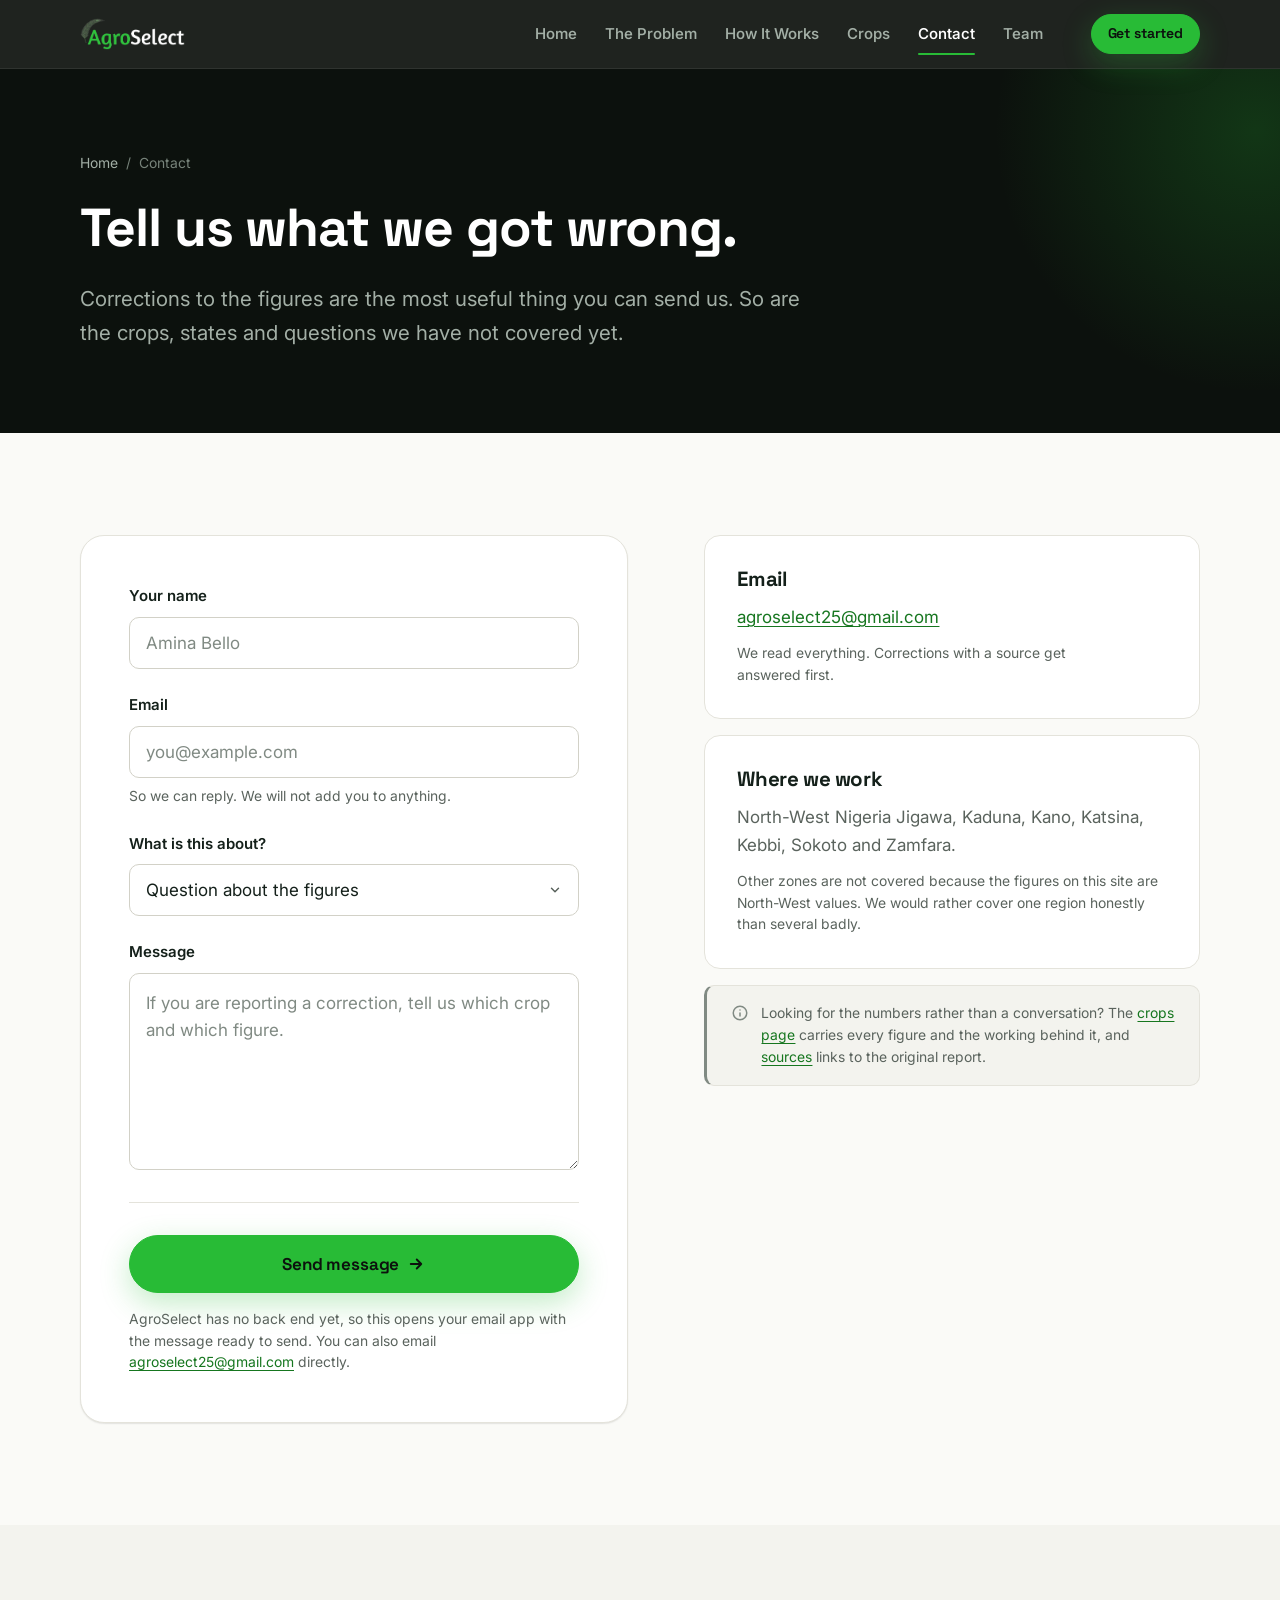
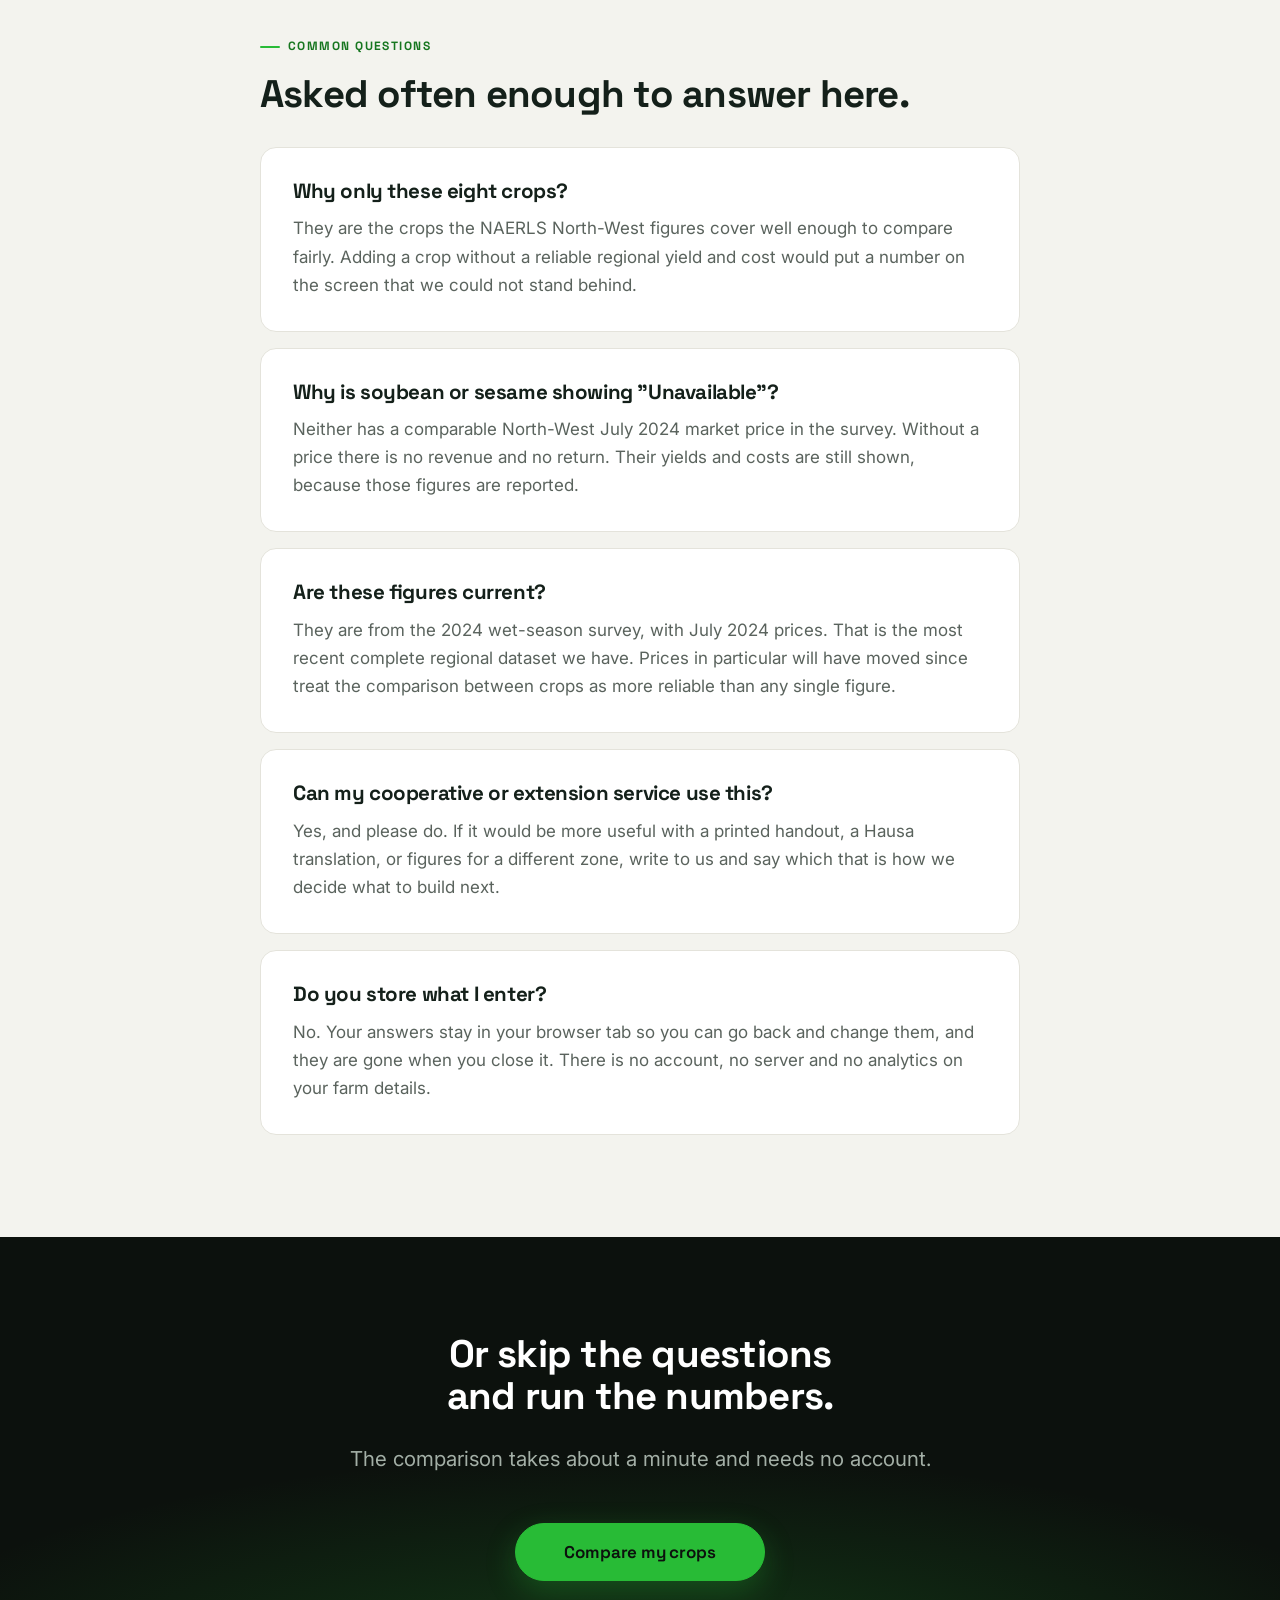
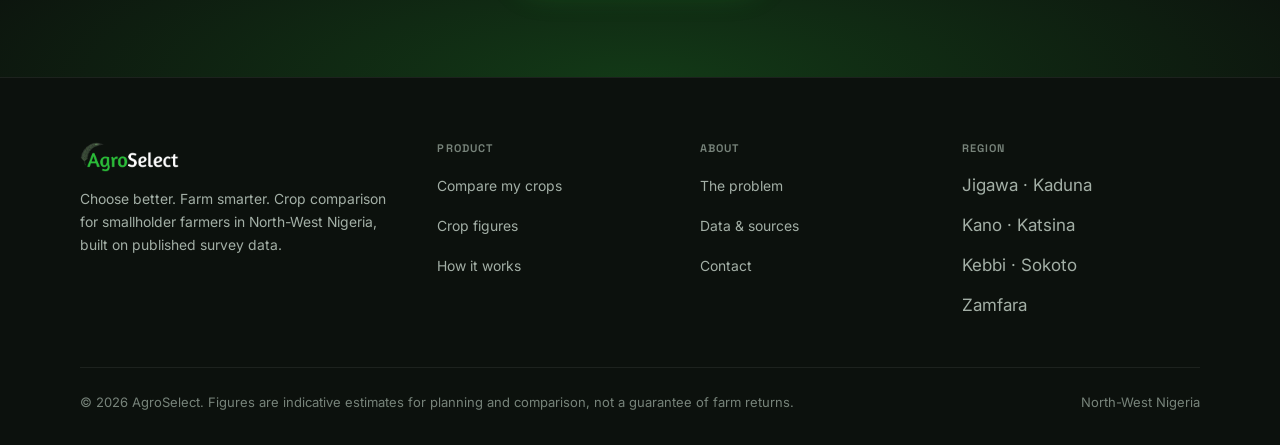
<file: contact.html>
<!DOCTYPE html>
<html lang="en">
<head>
  <meta charset="UTF-8">
  <meta name="viewport" content="width=device-width, initial-scale=1">
  <meta name="theme-color" content="#0C110D">

  <link rel="icon" href="favicon.svg" type="image/svg+xml">
  <link rel="icon" href="assets/favicon-32.png" sizes="32x32" type="image/png">
  <link rel="apple-touch-icon" href="assets/apple-touch-icon.png">
  <link rel="manifest" href="site.webmanifest">

  <link rel="preconnect" href="https://fonts.googleapis.com">
  <link rel="preconnect" href="https://fonts.gstatic.com" crossorigin>
  <link rel="preload" as="style"
        href="https://fonts.googleapis.com/css2?family=Inter:wght@400;500;550;600;650&family=Space+Grotesk:wght@500;600;700&display=swap">
  <link rel="stylesheet"
        href="https://fonts.googleapis.com/css2?family=Inter:wght@400;500;550;600;650&family=Space+Grotesk:wght@500;600;700&display=swap">
  <link rel="stylesheet" href="css/agroselect.css">
  <title>Contact | AgroSelect</title>
  <meta name="description" content="Questions about the figures, a correction to report, or an extension service that wants to use AgroSelect  get in touch.">
  <link rel="canonical" href="https://agroselect.ng/contact.html">
  <meta property="og:type" content="website">
  <meta property="og:site_name" content="AgroSelect">
  <meta property="og:title" content="Contact | AgroSelect">
  <meta property="og:description" content="Questions, corrections, or partnership enquiries for AgroSelect.">
  <meta property="og:url" content="https://agroselect.ng/contact.html">
  <meta property="og:image" content="https://agroselect.ng/assets/og-image.jpg">
  <meta property="og:image:width" content="1200">
  <meta property="og:image:height" content="630">
  <meta name="twitter:card" content="summary_large_image">
  <meta name="twitter:title" content="Contact | AgroSelect">
  <meta name="twitter:description" content="Questions, corrections, or partnership enquiries for AgroSelect.">
  <meta name="twitter:image" content="https://agroselect.ng/assets/og-image.jpg">
</head>

<body>
  <a class="skip-link" href="#main">Skip to content</a>

  <header class="site-header">
    <div class="wrap header-inner">
      <a class="brand-logo" href="index.html" aria-label="AgroSelect  home">
        <img src="assets/logo-dark.png" srcset="assets/logo-dark.png 1x, assets/logo-dark@2x.png 2x"
             width="99" height="30" alt="AgroSelect">
      </a>

      <button class="nav-toggle" type="button" aria-expanded="false"
              aria-controls="site-nav" aria-label="Menu"><span></span></button>

      <nav class="site-nav" id="site-nav" aria-label="Main">
        <a href="index.html">Home</a>
        <a href="problem.html">The Problem</a>
        <a href="how-it-works.html">How It Works</a>
        <a href="crops.html">Crops</a>
        <a href="contact.html" aria-current="page">Contact</a>
        <a href="team.html">Team</a>
        <a class="btn btn-primary btn-sm nav-cta" href="get-started.html">Get started</a>
      </nav>

      <a class="btn btn-primary btn-sm header-cta" href="get-started.html">Get started</a>
    </div>
  </header>

  <main id="main">

    <section class="page-head">
      <div class="wrap">
        <nav class="breadcrumb" aria-label="Breadcrumb">
          <a href="index.html">Home</a>
          <span aria-hidden="true">/</span>
          <span>Contact</span>
        </nav>
        <h1>Tell us what we got wrong.</h1>
        <p>
          Corrections to the figures are the most useful thing you can send us. So are
          the crops, states and questions we have not covered yet.
        </p>
      </div>
    </section>

    <section class="section section-paper">
      <div class="wrap">
        <div class="hero-grid align-start">

          <!-- FORM -->
          <div>
            <form class="form-card" id="contact-form" novalidate>
              <div class="field">
                <label for="contact-name">Your name</label>
                <input class="input" type="text" id="contact-name" name="name"
                       autocomplete="name" required placeholder="Amina Bello">
              </div>

              <div class="field">
                <label for="contact-email">Email</label>
                <input class="input" type="email" id="contact-email" name="email"
                       autocomplete="email" required placeholder="you@example.com"
                       aria-describedby="email-help">
                <p class="help" id="email-help">So we can reply. We will not add you to anything.</p>
              </div>

              <div class="field">
                <label for="contact-subject">What is this about?</label>
                <select class="input" id="contact-subject" name="subject" required>
                  <option value="Question about the figures" selected>Question about the figures</option>
                  <option value="Correction or error report">Correction or error report</option>
                  <option value="Request a crop or state">Request a crop or state</option>
                  <option value="Extension service or cooperative">Extension service or cooperative</option>
                  <option value="Something else">Something else</option>
                </select>
              </div>

              <div class="field">
                <label for="contact-message">Message</label>
                <textarea class="input" id="contact-message" name="message" rows="6" required
                          placeholder="If you are reporting a correction, tell us which crop and which figure."></textarea>
              </div>

              <div class="form-submit">
                <button class="btn btn-primary btn-lg btn-block" type="submit">
                  Send message
                  <svg width="18" height="18" viewBox="0 0 24 24" fill="none" stroke="currentColor" stroke-width="2.5" stroke-linecap="round" stroke-linejoin="round" aria-hidden="true"><path d="M5 12h14M13 6l6 6-6 6"/></svg>
                </button>
                <p class="help" id="contact-status" role="status" hidden></p>
                <p class="help">
                  AgroSelect has no back end yet, so this opens your email app with the
                  message ready to send. You can also email
                  <a href="mailto:agroselect25@gmail.com">agroselect25@gmail.com</a> directly.
                </p>
              </div>
            </form>
          </div>

          <!-- SIDEBAR -->
          <div class="stack">
            <div class="card">
              <h3>Email</h3>
              <p><a href="mailto:agroselect25@gmail.com">agroselect25@gmail.com</a></p>
              <p class="help mt-3">
                We read everything. Corrections with a source get answered first.
              </p>
            </div>

            <div class="card">
              <h3>Where we work</h3>
              <p>
                North-West Nigeria  Jigawa, Kaduna, Kano, Katsina, Kebbi, Sokoto
                and Zamfara.
              </p>
              <p class="help mt-3">
                Other zones are not covered because the figures on this site are
                North-West values. We would rather cover one region honestly than
                several badly.
              </p>
            </div>

            <div class="notice notice-plain">
              <svg viewBox="0 0 24 24" fill="none" stroke="currentColor" stroke-width="2" stroke-linecap="round" stroke-linejoin="round" aria-hidden="true"><circle cx="12" cy="12" r="9"/><path d="M12 16v-4M12 8h.01"/></svg>
              <div>
                Looking for the numbers rather than a conversation? The
                <a href="crops.html">crops page</a> carries every figure and the
                working behind it, and <a href="crops.html#sources">sources</a> links
                to the original report.
              </div>
            </div>
          </div>

        </div>
      </div>
    </section>

    <!-- ================= FAQ ================= -->
    <section class="section section-paper-2">
      <div class="wrap-narrow">
        <p class="eyebrow">Common questions</p>
        <h2>Asked often enough to answer here.</h2>

        <div class="stack mt-6">
          <article class="card">
            <h3>Why only these eight crops?</h3>
            <p>
              They are the crops the NAERLS North-West figures cover well enough to
              compare fairly. Adding a crop without a reliable regional yield and cost
              would put a number on the screen that we could not stand behind.
            </p>
          </article>

          <article class="card">
            <h3>Why is soybean or sesame showing "Unavailable"?</h3>
            <p>
              Neither has a comparable North-West July 2024 market price in the survey.
              Without a price there is no revenue and no return. Their yields and costs
              are still shown, because those figures are reported.
            </p>
          </article>

          <article class="card">
            <h3>Are these figures current?</h3>
            <p>
              They are from the 2024 wet-season survey, with July 2024 prices. That is
              the most recent complete regional dataset we have. Prices in particular
              will have moved since  treat the comparison between crops as more
              reliable than any single figure.
            </p>
          </article>

          <article class="card">
            <h3>Can my cooperative or extension service use this?</h3>
            <p>
              Yes, and please do. If it would be more useful with a printed handout, a
              Hausa translation, or figures for a different zone, write to us and say
              which  that is how we decide what to build next.
            </p>
          </article>

          <article class="card">
            <h3>Do you store what I enter?</h3>
            <p>
              No. Your answers stay in your browser tab so you can go back and change
              them, and they are gone when you close it. There is no account, no server
              and no analytics on your farm details.
            </p>
          </article>
        </div>
      </div>
    </section>

    <section class="cta-band">
      <div class="wrap">
        <h2>Or skip the questions and run the numbers.</h2>
        <p>The comparison takes about a minute and needs no account.</p>
        <div class="btn-row">
          <a class="btn btn-primary btn-lg" href="get-started.html">Compare my crops</a>
        </div>
      </div>
    </section>

  </main>

  <footer class="site-footer">
    <div class="wrap">
      <div class="footer-grid">
        <div class="footer-brand">
          <img src="assets/logo-dark.png" srcset="assets/logo-dark.png 1x, assets/logo-dark@2x.png 2x"
               width="99" height="30" alt="AgroSelect">
          <p>Choose better. Farm smarter. Crop comparison for smallholder farmers
             in North-West Nigeria, built on published survey data.</p>
        </div>

        <div class="footer-col">
          <h3>Product</h3>
          <ul>
            <li><a href="get-started.html">Compare my crops</a></li>
            <li><a href="crops.html">Crop figures</a></li>
            <li><a href="how-it-works.html">How it works</a></li>
          </ul>
        </div>

        <div class="footer-col">
          <h3>About</h3>
          <ul>
            <li><a href="problem.html">The problem</a></li>
            <li><a href="crops.html#sources">Data &amp; sources</a></li>
            <li><a href="contact.html">Contact</a></li>
          </ul>
        </div>

        <div class="footer-col">
          <h3>Region</h3>
          <ul>
            <li>Jigawa &middot; Kaduna</li>
            <li>Kano &middot; Katsina</li>
            <li>Kebbi &middot; Sokoto</li>
            <li>Zamfara</li>
          </ul>
        </div>
      </div>

      <div class="footer-bottom">
        <p>&copy; <span data-year>2026</span> AgroSelect. Figures are indicative estimates for
           planning and comparison, not a guarantee of farm returns.</p>
        <p>North-West Nigeria</p>
      </div>
    </div>
  </footer>
  <script src="js/crops.js"></script>
  <script src="js/site.js"></script>
</body>
</html>
</file>
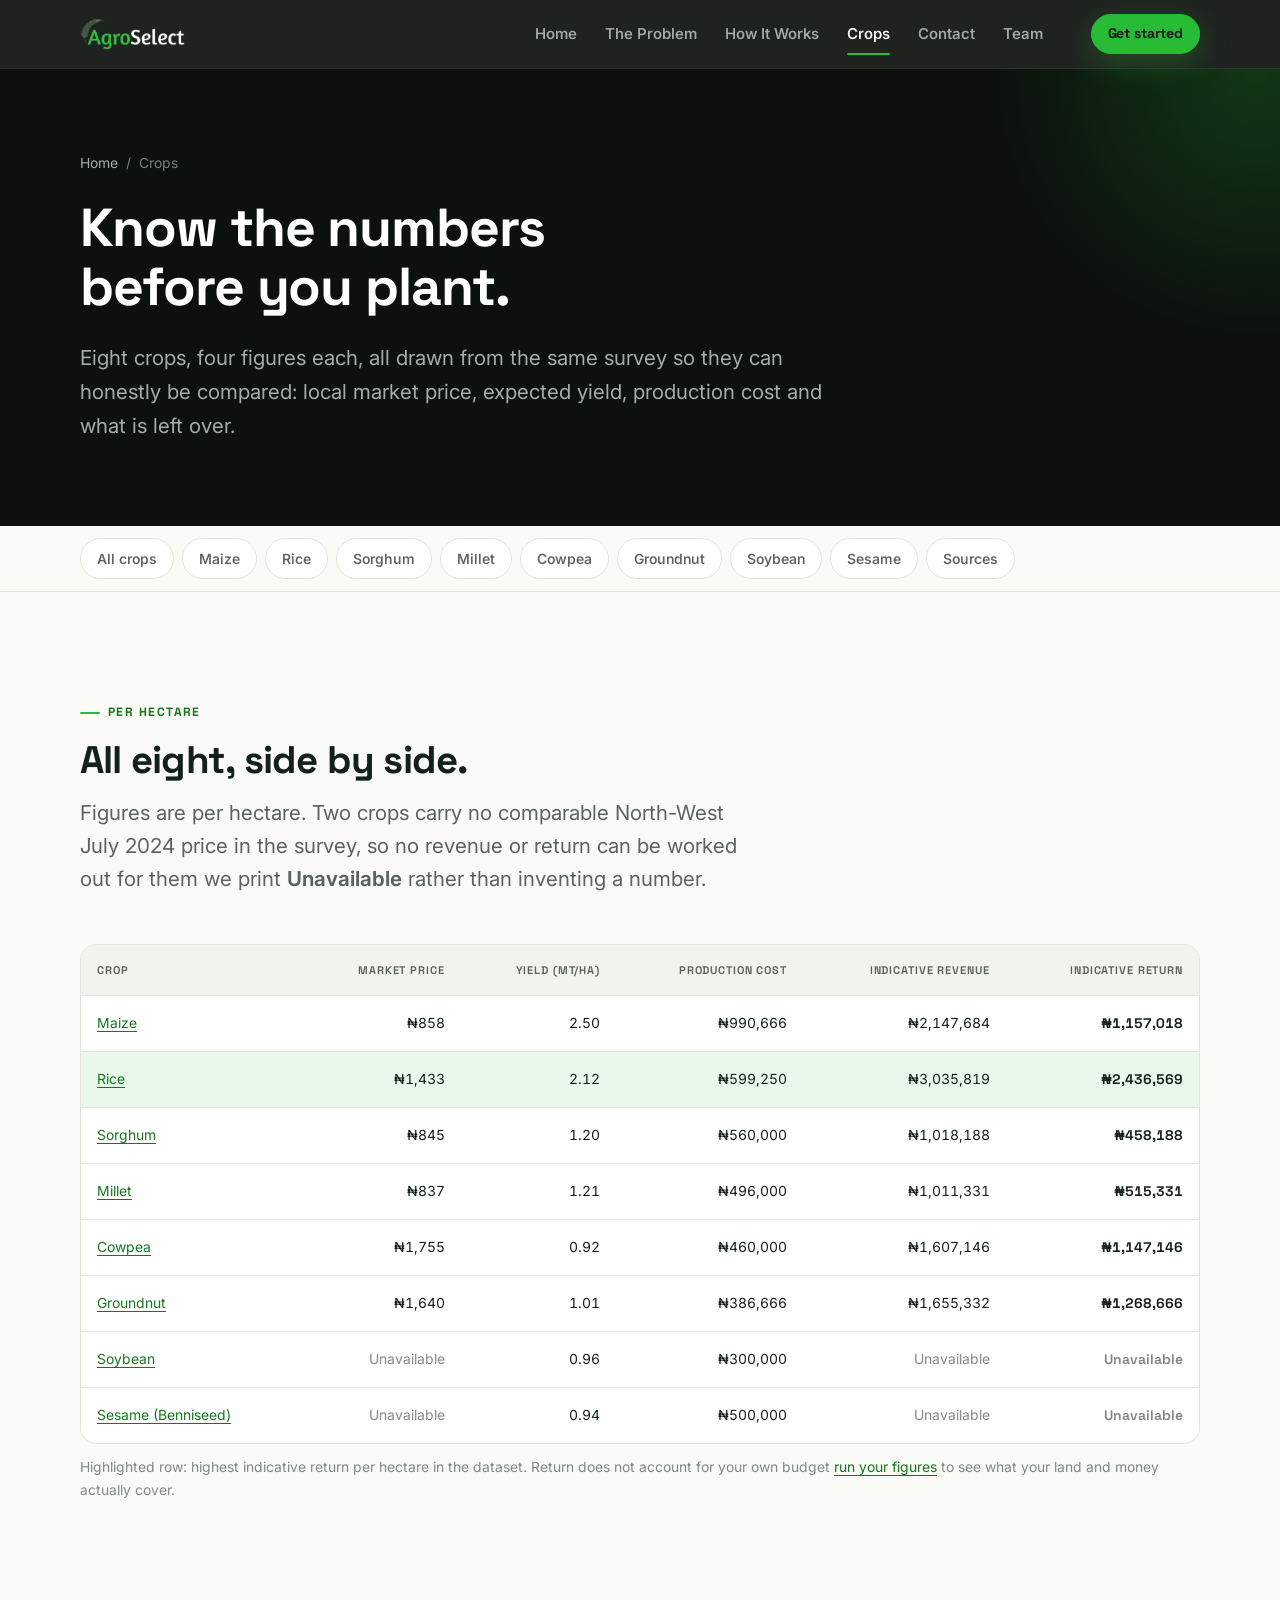
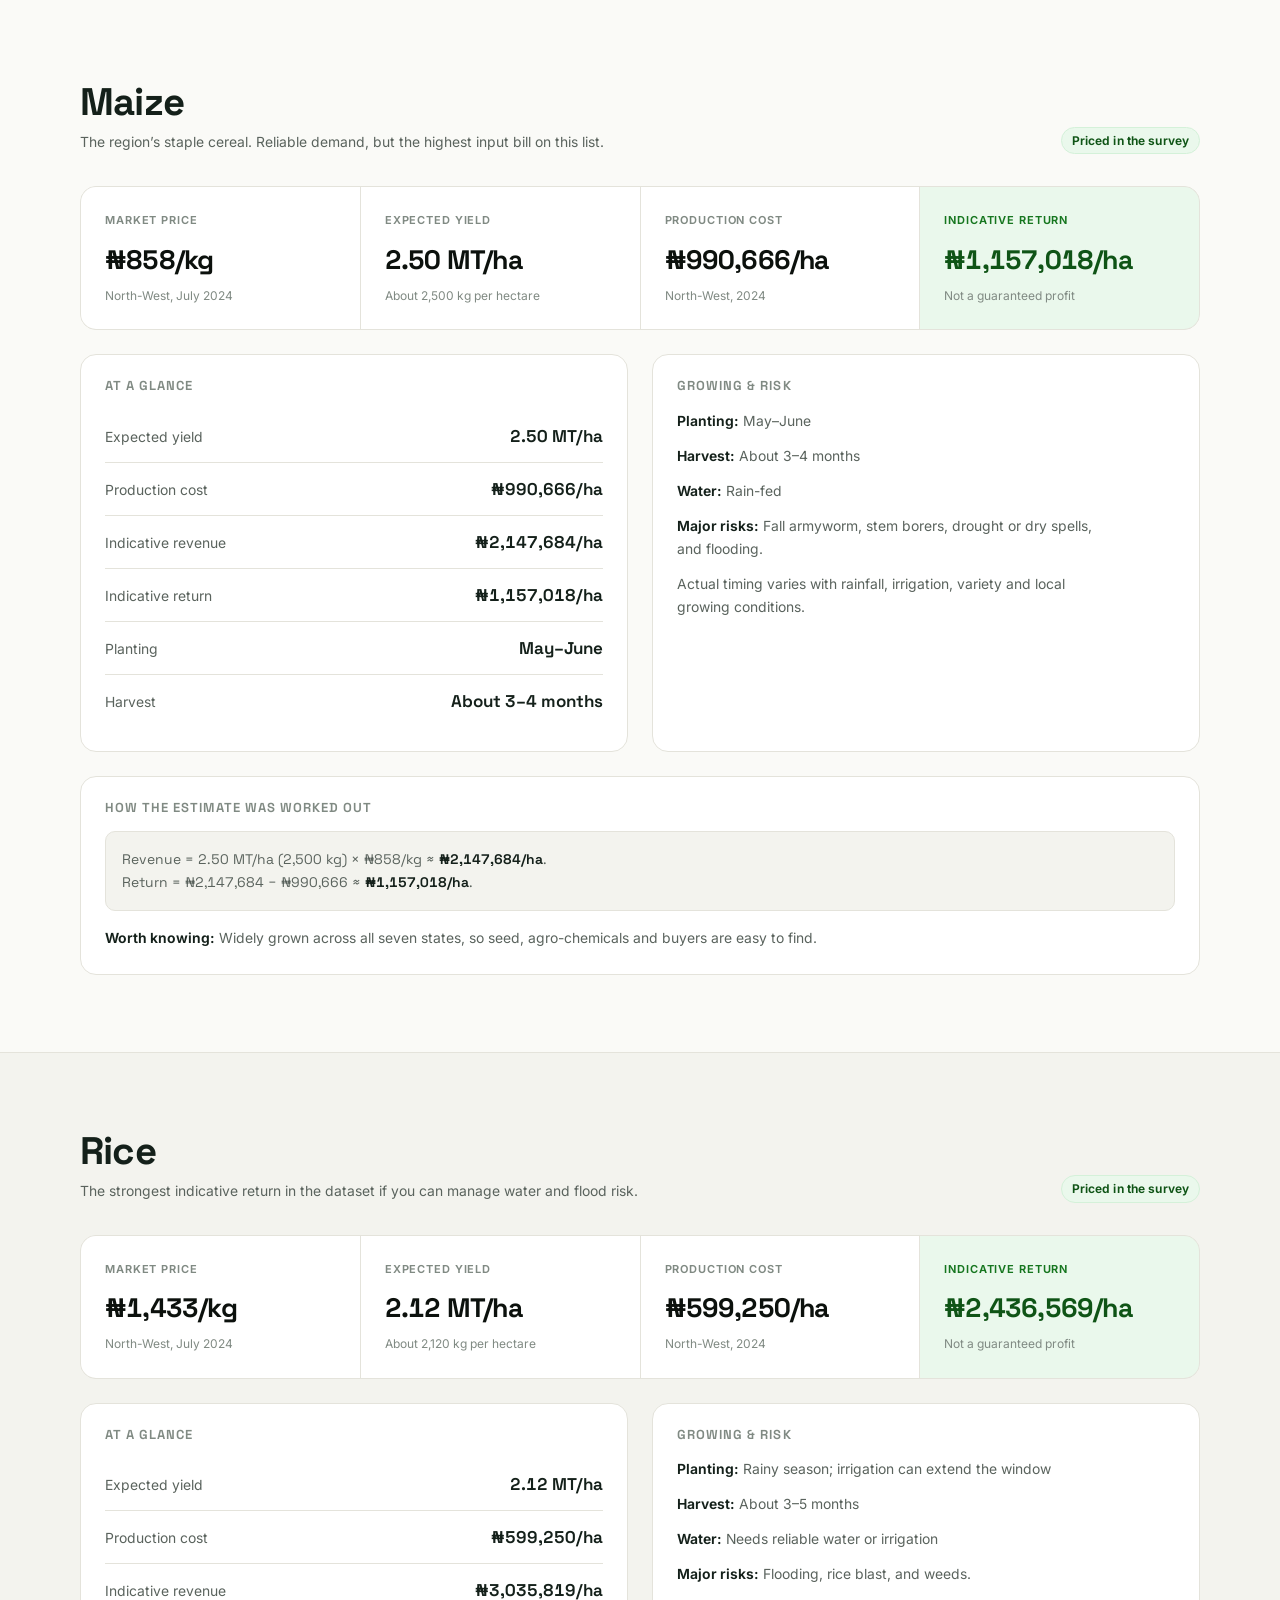
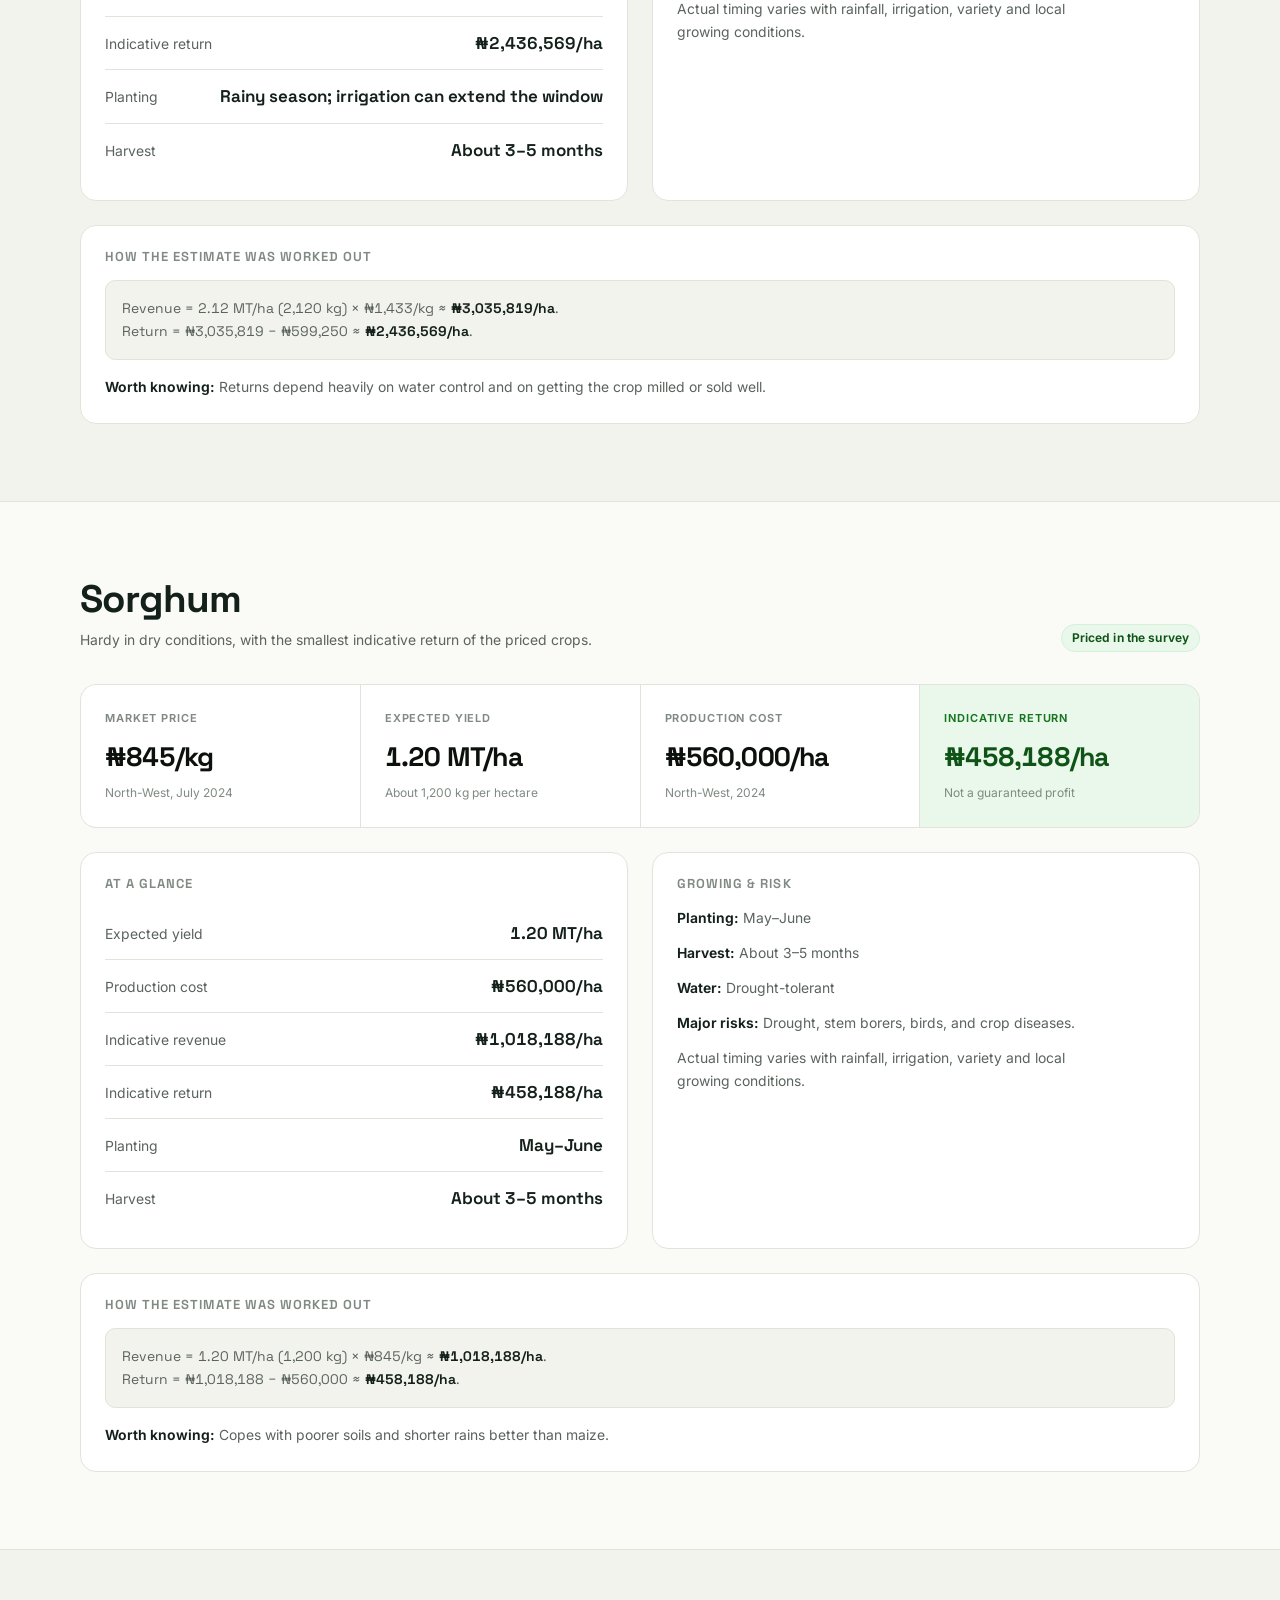
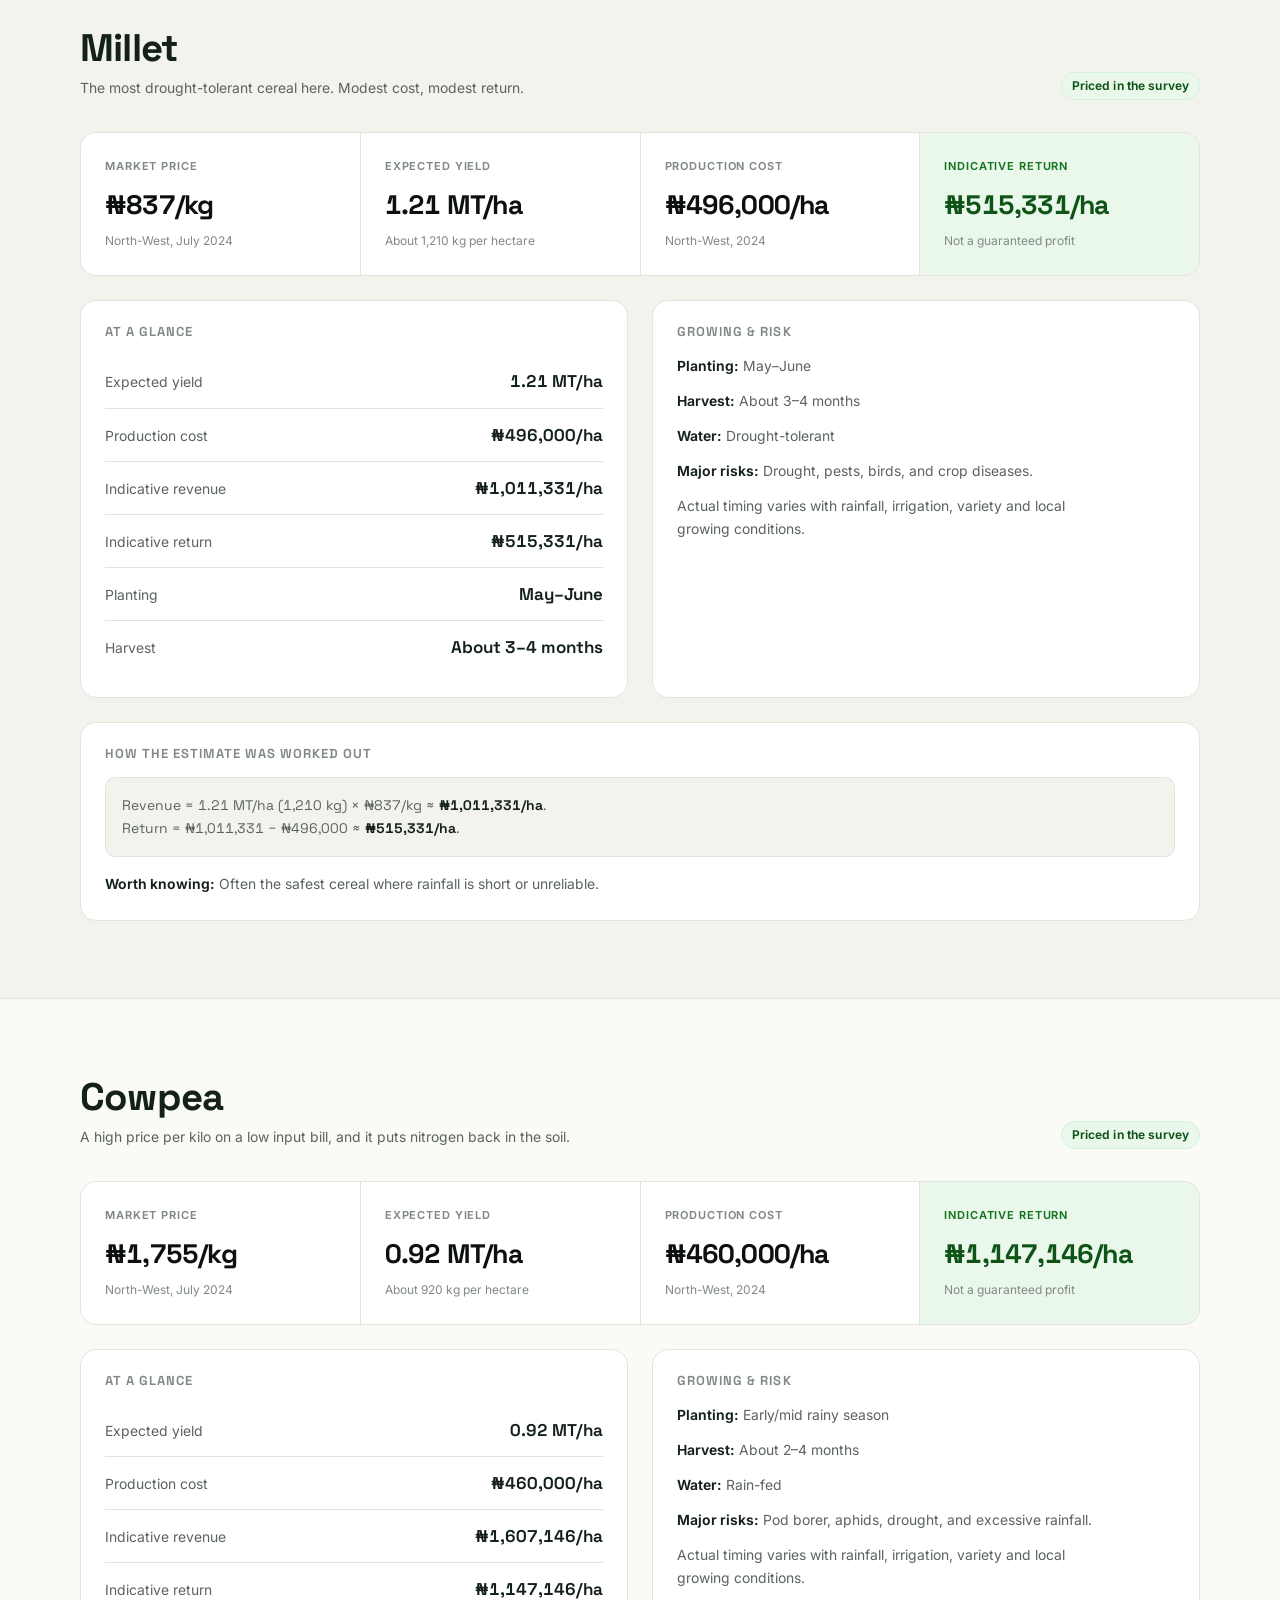
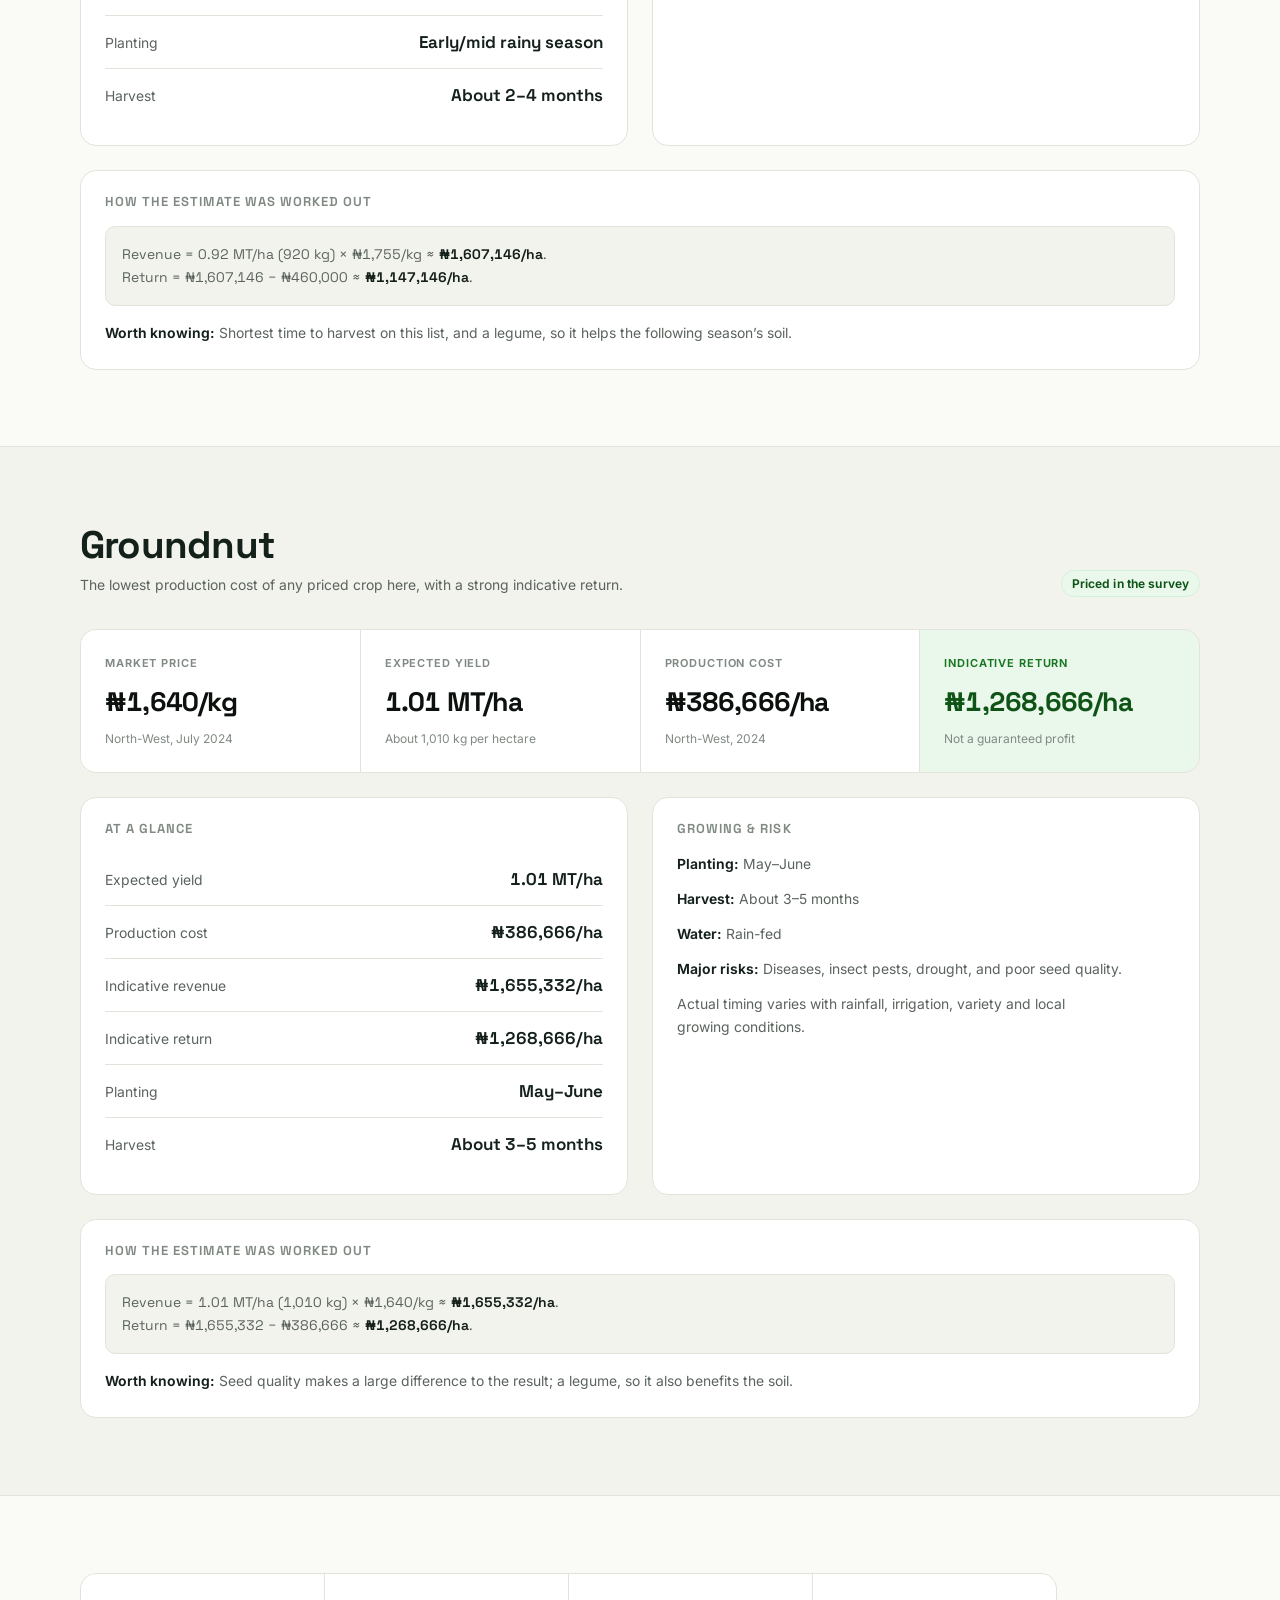
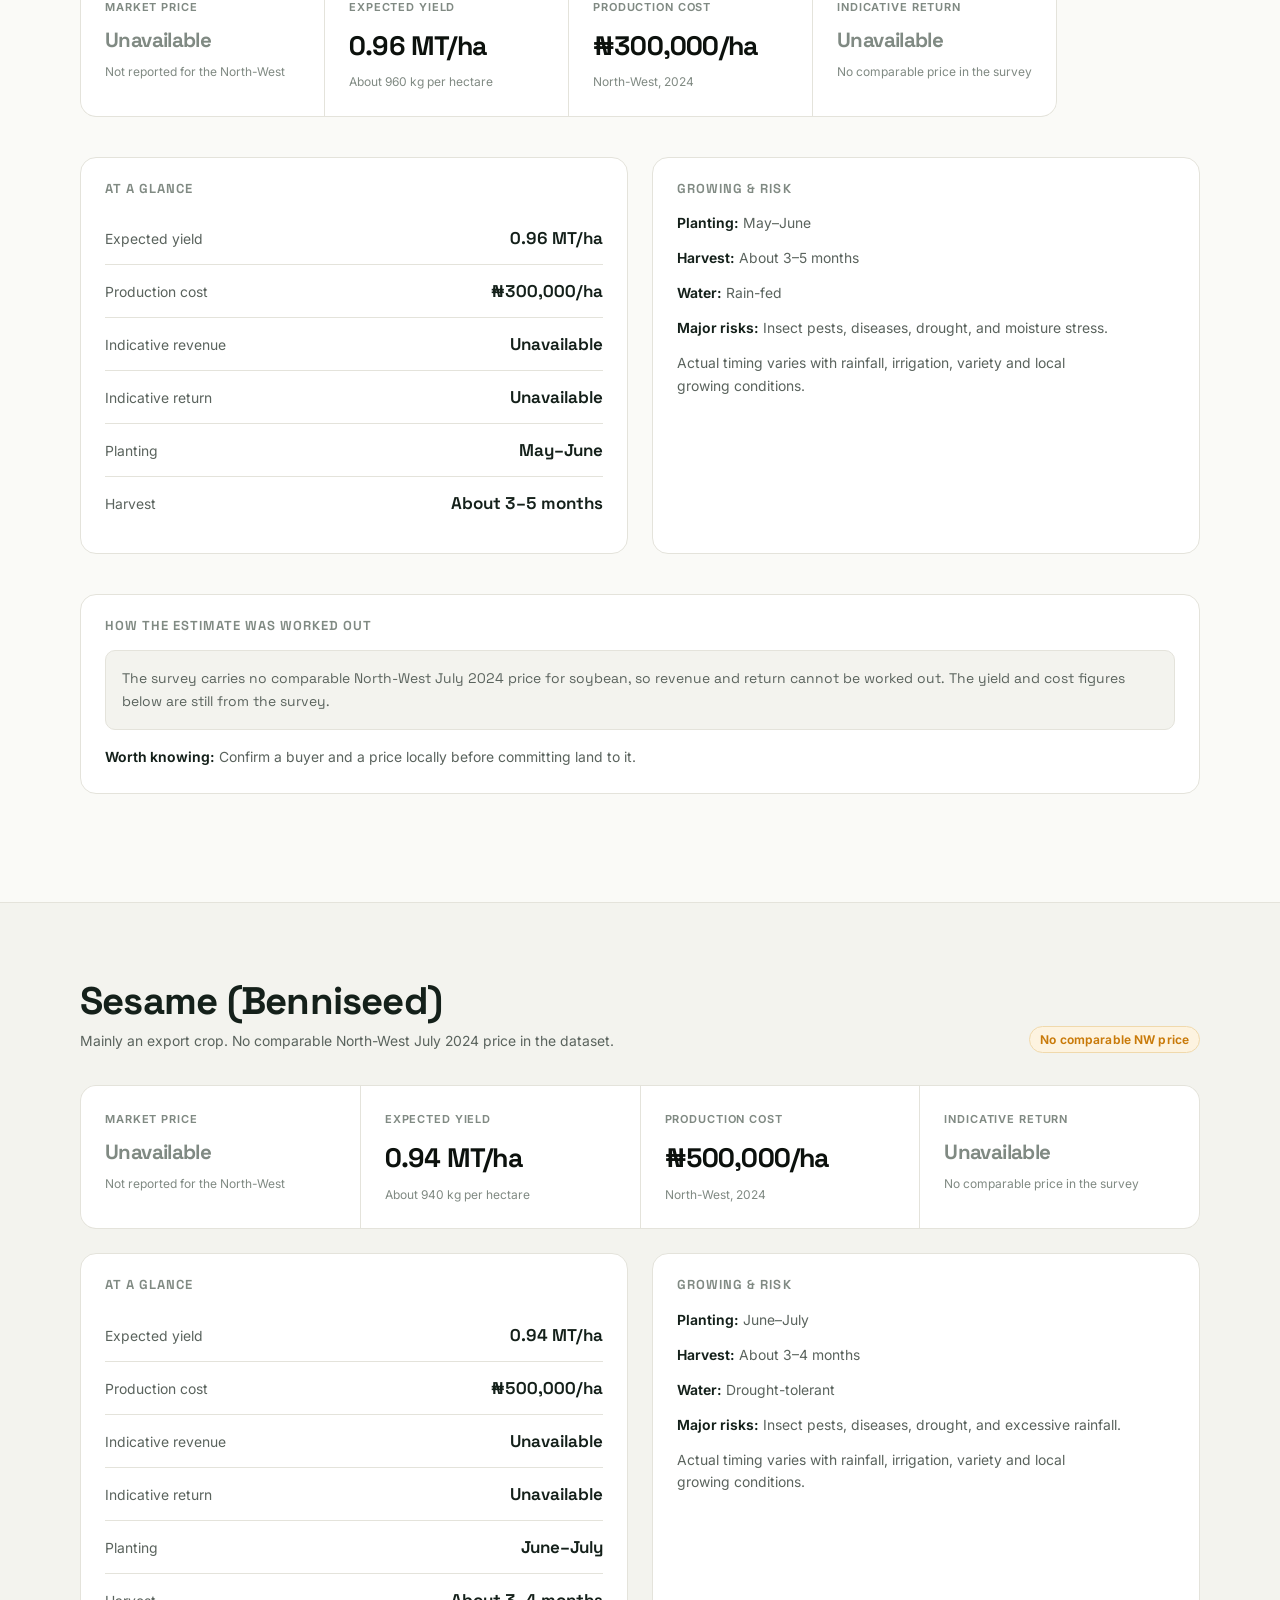
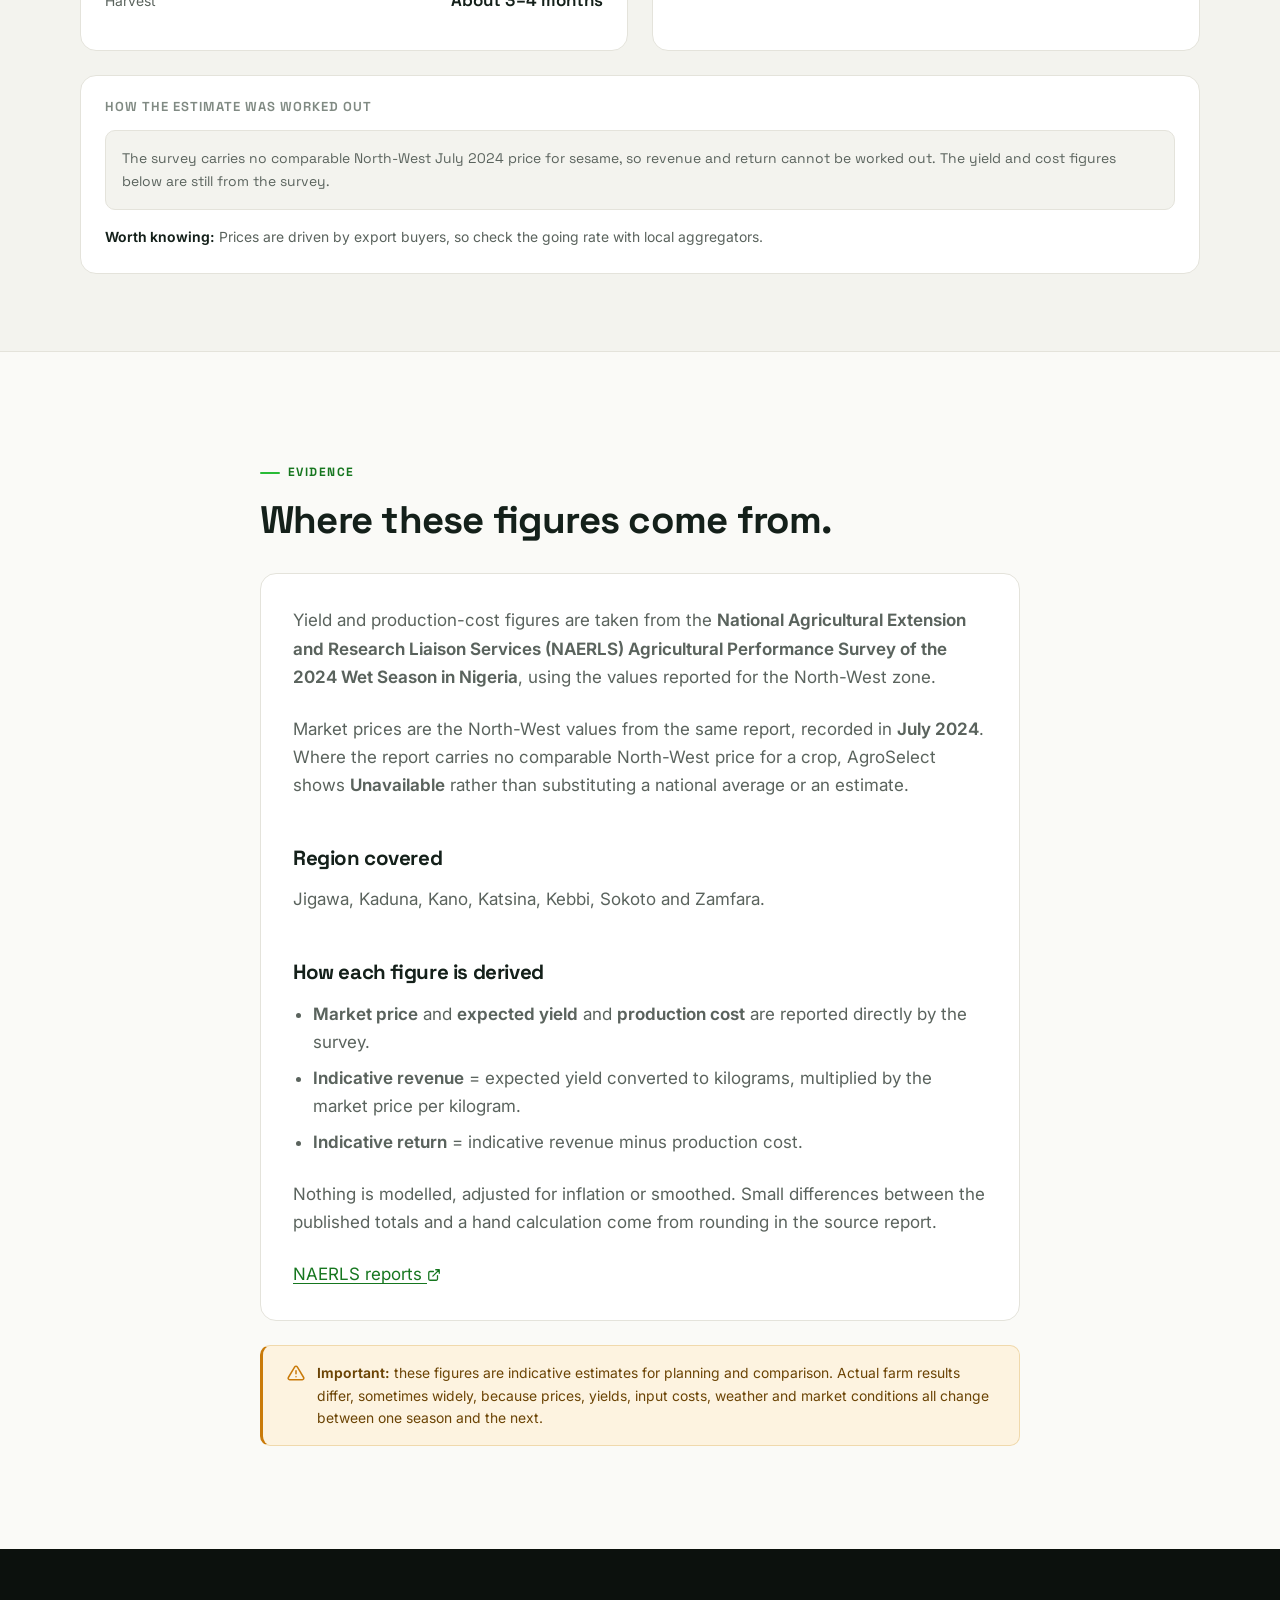
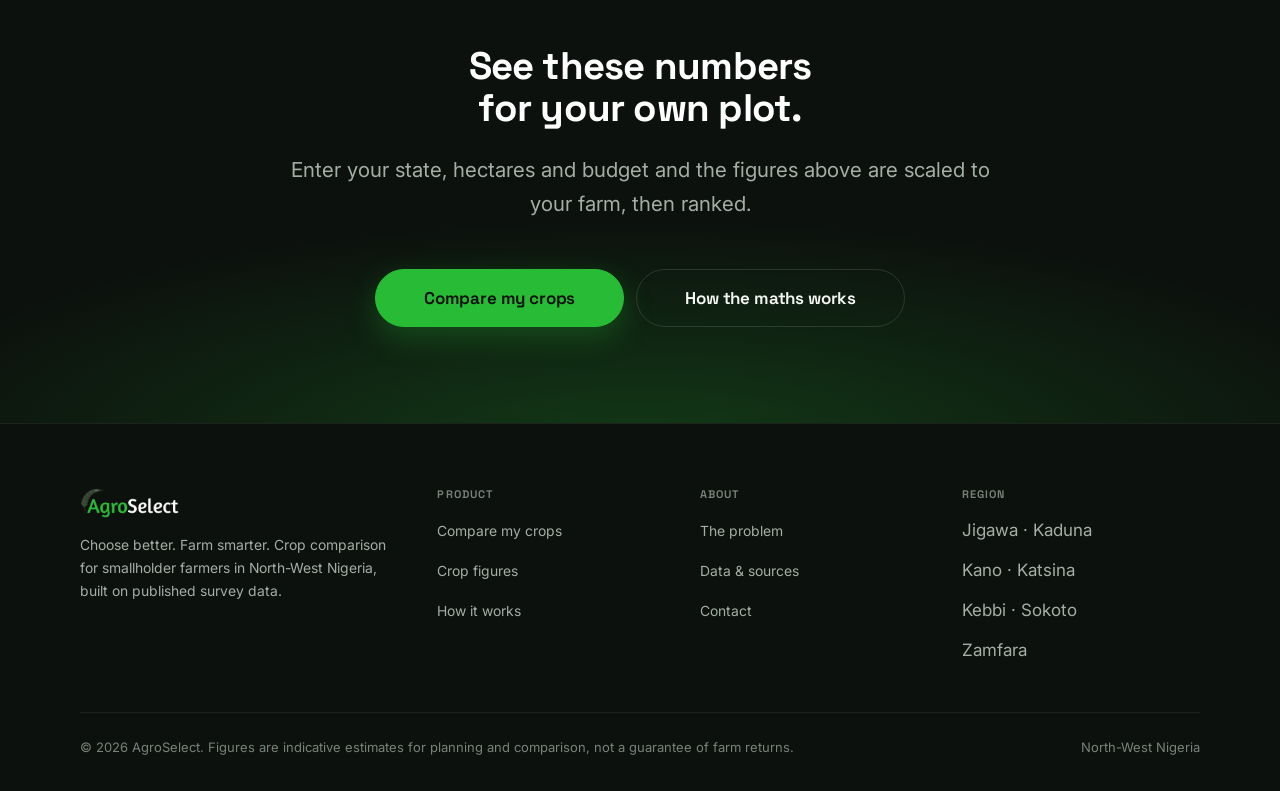
<file: crops.html>
<!DOCTYPE html>
<html lang="en">
<head>
  <meta charset="UTF-8">
  <meta name="viewport" content="width=device-width, initial-scale=1">
  <meta name="theme-color" content="#0C110D">

  <link rel="icon" href="favicon.svg" type="image/svg+xml">
  <link rel="icon" href="assets/favicon-32.png" sizes="32x32" type="image/png">
  <link rel="apple-touch-icon" href="assets/apple-touch-icon.png">
  <link rel="manifest" href="site.webmanifest">

  <link rel="preconnect" href="https://fonts.googleapis.com">
  <link rel="preconnect" href="https://fonts.gstatic.com" crossorigin>
  <link rel="preload" as="style"
        href="https://fonts.googleapis.com/css2?family=Inter:wght@400;500;550;600;650&family=Space+Grotesk:wght@500;600;700&display=swap">
  <link rel="stylesheet"
        href="https://fonts.googleapis.com/css2?family=Inter:wght@400;500;550;600;650&family=Space+Grotesk:wght@500;600;700&display=swap">
  <link rel="stylesheet" href="css/agroselect.css">
  <title>Crop figures for North-West Nigeria | AgroSelect</title>
  <meta name="description" content="Market price, expected yield, production cost and indicative return for maize, rice, sorghum, millet, cowpea, groundnut, soybean and sesame in North-West Nigeria, from the NAERLS 2024 survey.">
  <link rel="canonical" href="https://agroselect.ng/crops.html">
  <meta property="og:type" content="website">
  <meta property="og:site_name" content="AgroSelect">
  <meta property="og:title" content="Crop figures for North-West Nigeria | AgroSelect">
  <meta property="og:description" content="Price, yield, cost and indicative return for eight crops, with the working shown for every figure.">
  <meta property="og:url" content="https://agroselect.ng/crops.html">
  <meta property="og:image" content="https://agroselect.ng/assets/og-image.jpg">
  <meta property="og:image:width" content="1200">
  <meta property="og:image:height" content="630">
  <meta name="twitter:card" content="summary_large_image">
  <meta name="twitter:title" content="Crop figures for North-West Nigeria | AgroSelect">
  <meta name="twitter:description" content="Price, yield, cost and indicative return for eight crops, with the working shown for every figure.">
  <meta name="twitter:image" content="https://agroselect.ng/assets/og-image.jpg">
</head>

<body>
  <a class="skip-link" href="#main">Skip to content</a>

  <header class="site-header">
    <div class="wrap header-inner">
      <a class="brand-logo" href="index.html" aria-label="AgroSelect  home">
        <img src="assets/logo-dark.png" srcset="assets/logo-dark.png 1x, assets/logo-dark@2x.png 2x"
             width="99" height="30" alt="AgroSelect">
      </a>

      <button class="nav-toggle" type="button" aria-expanded="false"
              aria-controls="site-nav" aria-label="Menu"><span></span></button>

      <nav class="site-nav" id="site-nav" aria-label="Main">
        <a href="index.html">Home</a>
        <a href="problem.html">The Problem</a>
        <a href="how-it-works.html">How It Works</a>
        <a href="crops.html" aria-current="page">Crops</a>
        <a href="contact.html">Contact</a>
        <a href="team.html">Team</a>
        <a class="btn btn-primary btn-sm nav-cta" href="get-started.html">Get started</a>
      </nav>

      <a class="btn btn-primary btn-sm header-cta" href="get-started.html">Get started</a>
    </div>
  </header>

  <main id="main">

    <section class="page-head">
      <div class="wrap">
        <nav class="breadcrumb" aria-label="Breadcrumb">
          <a href="index.html">Home</a>
          <span aria-hidden="true">/</span>
          <span>Crops</span>
        </nav>
        <h1>Know the numbers before you plant.</h1>
        <p>
          Eight crops, four figures each, all drawn from the same survey so they can
          honestly be compared: local market price, expected yield, production cost
          and what is left over.
        </p>
      </div>
    </section>

    <nav class="subnav" aria-label="Jump to a crop">
      <div class="wrap subnav-inner">
        <a href="#compare">All crops</a>
        <a href="#maize">Maize</a>
        <a href="#rice">Rice</a>
        <a href="#sorghum">Sorghum</a>
        <a href="#millet">Millet</a>
        <a href="#cowpea">Cowpea</a>
        <a href="#groundnut">Groundnut</a>
        <a href="#soybean">Soybean</a>
        <a href="#sesame">Sesame</a>
        <a href="#sources">Sources</a>
      </div>
    </nav>

    <!-- ================= COMPARISON TABLE ================= -->
    <section class="section section-paper" id="compare">
      <div class="wrap">
        <div class="section-head">
          <p class="eyebrow">Per hectare</p>
          <h2>All eight, side by side.</h2>
          <p>
            Figures are per hectare. Two crops carry no comparable North-West July 2024
            price in the survey, so no revenue or return can be worked out for them 
            we print <strong>Unavailable</strong> rather than inventing a number.
          </p>
        </div>

        <div class="table-scroll">
          <table class="data">
            <caption class="visually-hidden">
              Per-hectare market price, expected yield, production cost, indicative
              revenue and indicative return for eight North-West Nigeria crops.
            </caption>
            <thead>
              <tr>
                <th scope="col">Crop</th>
                <th scope="col">Market price</th>
                <th scope="col">Yield (MT/ha)</th>
                <th scope="col">Production cost</th>
                <th scope="col">Indicative revenue</th>
                <th scope="col">Indicative return</th>
              </tr>
            </thead>
            <tbody id="crop-table-body">
              <tr>
                <td><a href="#maize">Maize</a></td>
                <td>₦858/kg</td>
                <td>2.50</td>
                <td>₦990,666</td>
                <td>₦2,147,684</td>
                <td><strong>₦1,157,018</strong></td>
              </tr>
              <tr class="is-best">
                <td><a href="#rice">Rice</a></td>
                <td>₦1,433/kg</td>
                <td>2.12</td>
                <td>₦599,250</td>
                <td>₦3,035,819</td>
                <td><strong>₦2,436,569</strong></td>
              </tr>
              <tr>
                <td><a href="#sorghum">Sorghum</a></td>
                <td>₦845/kg</td>
                <td>1.20</td>
                <td>₦560,000</td>
                <td>₦1,018,188</td>
                <td><strong>₦458,188</strong></td>
              </tr>
              <tr>
                <td><a href="#millet">Millet</a></td>
                <td>₦837/kg</td>
                <td>1.21</td>
                <td>₦496,000</td>
                <td>₦1,011,331</td>
                <td><strong>₦515,331</strong></td>
              </tr>
              <tr>
                <td><a href="#cowpea">Cowpea</a></td>
                <td>₦1,755/kg</td>
                <td>0.92</td>
                <td>₦460,000</td>
                <td>₦1,607,146</td>
                <td><strong>₦1,147,146</strong></td>
              </tr>
              <tr>
                <td><a href="#groundnut">Groundnut</a></td>
                <td>₦1,640/kg</td>
                <td>1.01</td>
                <td>₦386,666</td>
                <td>₦1,655,332</td>
                <td><strong>₦1,268,666</strong></td>
              </tr>
              <tr>
                <td><a href="#soybean">Soybean</a></td>
                <td class="cell-muted">Unavailable</td>
                <td>0.96</td>
                <td>₦300,000</td>
                <td class="cell-muted">Unavailable</td>
                <td class="cell-muted"><strong>Unavailable</strong></td>
              </tr>
              <tr>
                <td><a href="#sesame">Sesame (Benniseed)</a></td>
                <td class="cell-muted">Unavailable</td>
                <td>0.94</td>
                <td>₦500,000</td>
                <td class="cell-muted">Unavailable</td>
                <td class="cell-muted"><strong>Unavailable</strong></td>
              </tr>
            </tbody>
          </table>
        </div>

        <p class="table-caption">
          Highlighted row: highest indicative return per hectare in the dataset.
          Return does not account for your own budget  <a href="get-started.html">run
          your figures</a> to see what your land and money actually cover.
        </p>
      </div>
    </section>


    <!-- Maize -->
    <section class="crop-section" id="maize">
      <div class="wrap">
        <div class="crop-head">
          <div>
            <h2>Maize</h2>
            <p class="sub">The region’s staple cereal. Reliable demand, but the highest input bill on this list.</p>
          </div>
          <span class="badge badge-green">Priced in the survey</span>
        </div>

        <div class="metric-panel">
          <div class="metric">
            <span class="metric-label">Market price</span>
            <strong class="metric-value">₦858/kg</strong>
            <span class="metric-note">North-West, July 2024</span>
          </div>
          <div class="metric">
            <span class="metric-label">Expected yield</span>
            <strong class="metric-value">2.50 MT/ha</strong>
            <span class="metric-note">About 2,500 kg per hectare</span>
          </div>
          <div class="metric">
            <span class="metric-label">Production cost</span>
            <strong class="metric-value">₦990,666/ha</strong>
            <span class="metric-note">North-West, 2024</span>
          </div>
          <div class="metric metric-return">
            <span class="metric-label">Indicative return</span>
            <strong class="metric-value">₦1,157,018/ha</strong>
            <span class="metric-note">Not a guaranteed profit</span>
          </div>
        </div>

        <div class="detail-grid">
          <article class="detail-block">
            <h3>At a glance</h3>
            <ul class="data-list">
              <li><span>Expected yield</span><strong>2.50 MT/ha</strong></li>
              <li><span>Production cost</span><strong>₦990,666/ha</strong></li>
              <li><span>Indicative revenue</span><strong>₦2,147,684/ha</strong></li>
              <li><span>Indicative return</span><strong>₦1,157,018/ha</strong></li>
              <li><span>Planting</span><strong>May–June</strong></li>
              <li><span>Harvest</span><strong>About 3–4 months</strong></li>
            </ul>
          </article>

          <article class="detail-block">
            <h3>Growing &amp; risk</h3>
            <p><strong>Planting:</strong> May–June</p>
            <p><strong>Harvest:</strong> About 3–4 months</p>
            <p><strong>Water:</strong> Rain-fed</p>
            <p><strong>Major risks:</strong> Fall armyworm, stem borers, drought or dry spells, and flooding.</p>
            <p>Actual timing varies with rainfall, irrigation, variety and local
               growing conditions.</p>
          </article>
        </div>

        <article class="detail-block mt-5">
          <h3>How the estimate was worked out</h3>
          <p class="calc-line">Revenue = 2.50 MT/ha (2,500 kg) &times; ₦858/kg
             &asymp; <strong>₦2,147,684/ha</strong>.<br>
             Return = ₦2,147,684 &minus; ₦990,666
             &asymp; <strong>₦1,157,018/ha</strong>.</p>
          <p><strong>Worth knowing:</strong> Widely grown across all seven states, so seed, agro-chemicals and buyers are easy to find.</p>
        </article>
      </div>
    </section>

    <!-- Rice -->
    <section class="crop-section" id="rice">
      <div class="wrap">
        <div class="crop-head">
          <div>
            <h2>Rice</h2>
            <p class="sub">The strongest indicative return in the dataset  if you can manage water and flood risk.</p>
          </div>
          <span class="badge badge-green">Priced in the survey</span>
        </div>

        <div class="metric-panel">
          <div class="metric">
            <span class="metric-label">Market price</span>
            <strong class="metric-value">₦1,433/kg</strong>
            <span class="metric-note">North-West, July 2024</span>
          </div>
          <div class="metric">
            <span class="metric-label">Expected yield</span>
            <strong class="metric-value">2.12 MT/ha</strong>
            <span class="metric-note">About 2,120 kg per hectare</span>
          </div>
          <div class="metric">
            <span class="metric-label">Production cost</span>
            <strong class="metric-value">₦599,250/ha</strong>
            <span class="metric-note">North-West, 2024</span>
          </div>
          <div class="metric metric-return">
            <span class="metric-label">Indicative return</span>
            <strong class="metric-value">₦2,436,569/ha</strong>
            <span class="metric-note">Not a guaranteed profit</span>
          </div>
        </div>

        <div class="detail-grid">
          <article class="detail-block">
            <h3>At a glance</h3>
            <ul class="data-list">
              <li><span>Expected yield</span><strong>2.12 MT/ha</strong></li>
              <li><span>Production cost</span><strong>₦599,250/ha</strong></li>
              <li><span>Indicative revenue</span><strong>₦3,035,819/ha</strong></li>
              <li><span>Indicative return</span><strong>₦2,436,569/ha</strong></li>
              <li><span>Planting</span><strong>Rainy season; irrigation can extend the window</strong></li>
              <li><span>Harvest</span><strong>About 3–5 months</strong></li>
            </ul>
          </article>

          <article class="detail-block">
            <h3>Growing &amp; risk</h3>
            <p><strong>Planting:</strong> Rainy season; irrigation can extend the window</p>
            <p><strong>Harvest:</strong> About 3–5 months</p>
            <p><strong>Water:</strong> Needs reliable water or irrigation</p>
            <p><strong>Major risks:</strong> Flooding, rice blast, and weeds.</p>
            <p>Actual timing varies with rainfall, irrigation, variety and local
               growing conditions.</p>
          </article>
        </div>

        <article class="detail-block mt-5">
          <h3>How the estimate was worked out</h3>
          <p class="calc-line">Revenue = 2.12 MT/ha (2,120 kg) &times; ₦1,433/kg
             &asymp; <strong>₦3,035,819/ha</strong>.<br>
             Return = ₦3,035,819 &minus; ₦599,250
             &asymp; <strong>₦2,436,569/ha</strong>.</p>
          <p><strong>Worth knowing:</strong> Returns depend heavily on water control and on getting the crop milled or sold well.</p>
        </article>
      </div>
    </section>

    <!-- Sorghum -->
    <section class="crop-section" id="sorghum">
      <div class="wrap">
        <div class="crop-head">
          <div>
            <h2>Sorghum</h2>
            <p class="sub">Hardy in dry conditions, with the smallest indicative return of the priced crops.</p>
          </div>
          <span class="badge badge-green">Priced in the survey</span>
        </div>

        <div class="metric-panel">
          <div class="metric">
            <span class="metric-label">Market price</span>
            <strong class="metric-value">₦845/kg</strong>
            <span class="metric-note">North-West, July 2024</span>
          </div>
          <div class="metric">
            <span class="metric-label">Expected yield</span>
            <strong class="metric-value">1.20 MT/ha</strong>
            <span class="metric-note">About 1,200 kg per hectare</span>
          </div>
          <div class="metric">
            <span class="metric-label">Production cost</span>
            <strong class="metric-value">₦560,000/ha</strong>
            <span class="metric-note">North-West, 2024</span>
          </div>
          <div class="metric metric-return">
            <span class="metric-label">Indicative return</span>
            <strong class="metric-value">₦458,188/ha</strong>
            <span class="metric-note">Not a guaranteed profit</span>
          </div>
        </div>

        <div class="detail-grid">
          <article class="detail-block">
            <h3>At a glance</h3>
            <ul class="data-list">
              <li><span>Expected yield</span><strong>1.20 MT/ha</strong></li>
              <li><span>Production cost</span><strong>₦560,000/ha</strong></li>
              <li><span>Indicative revenue</span><strong>₦1,018,188/ha</strong></li>
              <li><span>Indicative return</span><strong>₦458,188/ha</strong></li>
              <li><span>Planting</span><strong>May–June</strong></li>
              <li><span>Harvest</span><strong>About 3–5 months</strong></li>
            </ul>
          </article>

          <article class="detail-block">
            <h3>Growing &amp; risk</h3>
            <p><strong>Planting:</strong> May–June</p>
            <p><strong>Harvest:</strong> About 3–5 months</p>
            <p><strong>Water:</strong> Drought-tolerant</p>
            <p><strong>Major risks:</strong> Drought, stem borers, birds, and crop diseases.</p>
            <p>Actual timing varies with rainfall, irrigation, variety and local
               growing conditions.</p>
          </article>
        </div>

        <article class="detail-block mt-5">
          <h3>How the estimate was worked out</h3>
          <p class="calc-line">Revenue = 1.20 MT/ha (1,200 kg) &times; ₦845/kg
             &asymp; <strong>₦1,018,188/ha</strong>.<br>
             Return = ₦1,018,188 &minus; ₦560,000
             &asymp; <strong>₦458,188/ha</strong>.</p>
          <p><strong>Worth knowing:</strong> Copes with poorer soils and shorter rains better than maize.</p>
        </article>
      </div>
    </section>

    <!-- Millet -->
    <section class="crop-section" id="millet">
      <div class="wrap">
        <div class="crop-head">
          <div>
            <h2>Millet</h2>
            <p class="sub">The most drought-tolerant cereal here. Modest cost, modest return.</p>
          </div>
          <span class="badge badge-green">Priced in the survey</span>
        </div>

        <div class="metric-panel">
          <div class="metric">
            <span class="metric-label">Market price</span>
            <strong class="metric-value">₦837/kg</strong>
            <span class="metric-note">North-West, July 2024</span>
          </div>
          <div class="metric">
            <span class="metric-label">Expected yield</span>
            <strong class="metric-value">1.21 MT/ha</strong>
            <span class="metric-note">About 1,210 kg per hectare</span>
          </div>
          <div class="metric">
            <span class="metric-label">Production cost</span>
            <strong class="metric-value">₦496,000/ha</strong>
            <span class="metric-note">North-West, 2024</span>
          </div>
          <div class="metric metric-return">
            <span class="metric-label">Indicative return</span>
            <strong class="metric-value">₦515,331/ha</strong>
            <span class="metric-note">Not a guaranteed profit</span>
          </div>
        </div>

        <div class="detail-grid">
          <article class="detail-block">
            <h3>At a glance</h3>
            <ul class="data-list">
              <li><span>Expected yield</span><strong>1.21 MT/ha</strong></li>
              <li><span>Production cost</span><strong>₦496,000/ha</strong></li>
              <li><span>Indicative revenue</span><strong>₦1,011,331/ha</strong></li>
              <li><span>Indicative return</span><strong>₦515,331/ha</strong></li>
              <li><span>Planting</span><strong>May–June</strong></li>
              <li><span>Harvest</span><strong>About 3–4 months</strong></li>
            </ul>
          </article>

          <article class="detail-block">
            <h3>Growing &amp; risk</h3>
            <p><strong>Planting:</strong> May–June</p>
            <p><strong>Harvest:</strong> About 3–4 months</p>
            <p><strong>Water:</strong> Drought-tolerant</p>
            <p><strong>Major risks:</strong> Drought, pests, birds, and crop diseases.</p>
            <p>Actual timing varies with rainfall, irrigation, variety and local
               growing conditions.</p>
          </article>
        </div>

        <article class="detail-block mt-5">
          <h3>How the estimate was worked out</h3>
          <p class="calc-line">Revenue = 1.21 MT/ha (1,210 kg) &times; ₦837/kg
             &asymp; <strong>₦1,011,331/ha</strong>.<br>
             Return = ₦1,011,331 &minus; ₦496,000
             &asymp; <strong>₦515,331/ha</strong>.</p>
          <p><strong>Worth knowing:</strong> Often the safest cereal where rainfall is short or unreliable.</p>
        </article>
      </div>
    </section>

    <!-- Cowpea -->
    <section class="crop-section" id="cowpea">
      <div class="wrap">
        <div class="crop-head">
          <div>
            <h2>Cowpea</h2>
            <p class="sub">A high price per kilo on a low input bill, and it puts nitrogen back in the soil.</p>
          </div>
          <span class="badge badge-green">Priced in the survey</span>
        </div>

        <div class="metric-panel">
          <div class="metric">
            <span class="metric-label">Market price</span>
            <strong class="metric-value">₦1,755/kg</strong>
            <span class="metric-note">North-West, July 2024</span>
          </div>
          <div class="metric">
            <span class="metric-label">Expected yield</span>
            <strong class="metric-value">0.92 MT/ha</strong>
            <span class="metric-note">About 920 kg per hectare</span>
          </div>
          <div class="metric">
            <span class="metric-label">Production cost</span>
            <strong class="metric-value">₦460,000/ha</strong>
            <span class="metric-note">North-West, 2024</span>
          </div>
          <div class="metric metric-return">
            <span class="metric-label">Indicative return</span>
            <strong class="metric-value">₦1,147,146/ha</strong>
            <span class="metric-note">Not a guaranteed profit</span>
          </div>
        </div>

        <div class="detail-grid">
          <article class="detail-block">
            <h3>At a glance</h3>
            <ul class="data-list">
              <li><span>Expected yield</span><strong>0.92 MT/ha</strong></li>
              <li><span>Production cost</span><strong>₦460,000/ha</strong></li>
              <li><span>Indicative revenue</span><strong>₦1,607,146/ha</strong></li>
              <li><span>Indicative return</span><strong>₦1,147,146/ha</strong></li>
              <li><span>Planting</span><strong>Early/mid rainy season</strong></li>
              <li><span>Harvest</span><strong>About 2–4 months</strong></li>
            </ul>
          </article>

          <article class="detail-block">
            <h3>Growing &amp; risk</h3>
            <p><strong>Planting:</strong> Early/mid rainy season</p>
            <p><strong>Harvest:</strong> About 2–4 months</p>
            <p><strong>Water:</strong> Rain-fed</p>
            <p><strong>Major risks:</strong> Pod borer, aphids, drought, and excessive rainfall.</p>
            <p>Actual timing varies with rainfall, irrigation, variety and local
               growing conditions.</p>
          </article>
        </div>

        <article class="detail-block mt-5">
          <h3>How the estimate was worked out</h3>
          <p class="calc-line">Revenue = 0.92 MT/ha (920 kg) &times; ₦1,755/kg
             &asymp; <strong>₦1,607,146/ha</strong>.<br>
             Return = ₦1,607,146 &minus; ₦460,000
             &asymp; <strong>₦1,147,146/ha</strong>.</p>
          <p><strong>Worth knowing:</strong> Shortest time to harvest on this list, and a legume, so it helps the following season’s soil.</p>
        </article>
      </div>
    </section>

    <!-- Groundnut -->
    <section class="crop-section" id="groundnut">
      <div class="wrap">
        <div class="crop-head">
          <div>
            <h2>Groundnut</h2>
            <p class="sub">The lowest production cost of any priced crop here, with a strong indicative return.</p>
          </div>
          <span class="badge badge-green">Priced in the survey</span>
        </div>

        <div class="metric-panel">
          <div class="metric">
            <span class="metric-label">Market price</span>
            <strong class="metric-value">₦1,640/kg</strong>
            <span class="metric-note">North-West, July 2024</span>
          </div>
          <div class="metric">
            <span class="metric-label">Expected yield</span>
            <strong class="metric-value">1.01 MT/ha</strong>
            <span class="metric-note">About 1,010 kg per hectare</span>
          </div>
          <div class="metric">
            <span class="metric-label">Production cost</span>
            <strong class="metric-value">₦386,666/ha</strong>
            <span class="metric-note">North-West, 2024</span>
          </div>
          <div class="metric metric-return">
            <span class="metric-label">Indicative return</span>
            <strong class="metric-value">₦1,268,666/ha</strong>
            <span class="metric-note">Not a guaranteed profit</span>
          </div>
        </div>

        <div class="detail-grid">
          <article class="detail-block">
            <h3>At a glance</h3>
            <ul class="data-list">
              <li><span>Expected yield</span><strong>1.01 MT/ha</strong></li>
              <li><span>Production cost</span><strong>₦386,666/ha</strong></li>
              <li><span>Indicative revenue</span><strong>₦1,655,332/ha</strong></li>
              <li><span>Indicative return</span><strong>₦1,268,666/ha</strong></li>
              <li><span>Planting</span><strong>May–June</strong></li>
              <li><span>Harvest</span><strong>About 3–5 months</strong></li>
            </ul>
          </article>

          <article class="detail-block">
            <h3>Growing &amp; risk</h3>
            <p><strong>Planting:</strong> May–June</p>
            <p><strong>Harvest:</strong> About 3–5 months</p>
            <p><strong>Water:</strong> Rain-fed</p>
            <p><strong>Major risks:</strong> Diseases, insect pests, drought, and poor seed quality.</p>
            <p>Actual timing varies with rainfall, irrigation, variety and local
               growing conditions.</p>
          </article>
        </div>

        <article class="detail-block mt-5">
          <h3>How the estimate was worked out</h3>
          <p class="calc-line">Revenue = 1.01 MT/ha (1,010 kg) &times; ₦1,640/kg
             &asymp; <strong>₦1,655,332/ha</strong>.<br>
             Return = ₦1,655,332 &minus; ₦386,666
             &asymp; <strong>₦1,268,666/ha</strong>.</p>
          <p><strong>Worth knowing:</strong> Seed quality makes a large difference to the result; a legume, so it also benefits the soil.</p>
        </article>
      </div>
    </section>

    <!-- Soybean -->
    <section class="crop-section" id="soybean">
      <div class="wrap">
        <div class="crop-head">
         

        <div class="metric-panel">
          <div class="metric metric-unavailable">
            <span class="metric-label">Market price</span>
            <strong class="metric-value">Unavailable</strong>
            <span class="metric-note">Not reported for the North-West</span>
          </div>
          <div class="metric">
            <span class="metric-label">Expected yield</span>
            <strong class="metric-value">0.96 MT/ha</strong>
            <span class="metric-note">About 960 kg per hectare</span>
          </div>
          <div class="metric">
            <span class="metric-label">Production cost</span>
            <strong class="metric-value">₦300,000/ha</strong>
            <span class="metric-note">North-West, 2024</span>
          </div>
          <div class="metric metric-unavailable">
            <span class="metric-label">Indicative return</span>
            <strong class="metric-value">Unavailable</strong>
            <span class="metric-note">No comparable price in the survey</span>
          </div>
        </div>

        <div class="detail-grid">
          <article class="detail-block">
            <h3>At a glance</h3>
            <ul class="data-list">
              <li><span>Expected yield</span><strong>0.96 MT/ha</strong></li>
              <li><span>Production cost</span><strong>₦300,000/ha</strong></li>
              <li><span>Indicative revenue</span><strong>Unavailable</strong></li>
              <li><span>Indicative return</span><strong>Unavailable</strong></li>
              <li><span>Planting</span><strong>May–June</strong></li>
              <li><span>Harvest</span><strong>About 3–5 months</strong></li>
            </ul>
          </article>

          <article class="detail-block">
            <h3>Growing &amp; risk</h3>
            <p><strong>Planting:</strong> May–June</p>
            <p><strong>Harvest:</strong> About 3–5 months</p>
            <p><strong>Water:</strong> Rain-fed</p>
            <p><strong>Major risks:</strong> Insect pests, diseases, drought, and moisture stress.</p>
            <p>Actual timing varies with rainfall, irrigation, variety and local
               growing conditions.</p>
          </article>
        </div>

        <article class="detail-block mt-5">
          <h3>How the estimate was worked out</h3>
          <p class="calc-line">The survey carries no comparable North-West July 2024 price for
             soybean, so revenue and return cannot be
             worked out. The yield and cost figures below are still from the survey.</p>
          <p><strong>Worth knowing:</strong> Confirm a buyer and a price locally before committing land to it.</p>
        </article>
      </div>
    </section>

    <!-- Sesame (Benniseed) -->
    <section class="crop-section" id="sesame">
      <div class="wrap">
        <div class="crop-head">
          <div>
            <h2>Sesame (Benniseed)</h2>
            <p class="sub">Mainly an export crop. No comparable North-West July 2024 price in the dataset.</p>
          </div>
          <span class="badge badge-amber">No comparable NW price</span>
        </div>

        <div class="metric-panel">
          <div class="metric metric-unavailable">
            <span class="metric-label">Market price</span>
            <strong class="metric-value">Unavailable</strong>
            <span class="metric-note">Not reported for the North-West</span>
          </div>
          <div class="metric">
            <span class="metric-label">Expected yield</span>
            <strong class="metric-value">0.94 MT/ha</strong>
            <span class="metric-note">About 940 kg per hectare</span>
          </div>
          <div class="metric">
            <span class="metric-label">Production cost</span>
            <strong class="metric-value">₦500,000/ha</strong>
            <span class="metric-note">North-West, 2024</span>
          </div>
          <div class="metric metric-unavailable">
            <span class="metric-label">Indicative return</span>
            <strong class="metric-value">Unavailable</strong>
            <span class="metric-note">No comparable price in the survey</span>
          </div>
        </div>

        <div class="detail-grid">
          <article class="detail-block">
            <h3>At a glance</h3>
            <ul class="data-list">
              <li><span>Expected yield</span><strong>0.94 MT/ha</strong></li>
              <li><span>Production cost</span><strong>₦500,000/ha</strong></li>
              <li><span>Indicative revenue</span><strong>Unavailable</strong></li>
              <li><span>Indicative return</span><strong>Unavailable</strong></li>
              <li><span>Planting</span><strong>June–July</strong></li>
              <li><span>Harvest</span><strong>About 3–4 months</strong></li>
            </ul>
          </article>

          <article class="detail-block">
            <h3>Growing &amp; risk</h3>
            <p><strong>Planting:</strong> June–July</p>
            <p><strong>Harvest:</strong> About 3–4 months</p>
            <p><strong>Water:</strong> Drought-tolerant</p>
            <p><strong>Major risks:</strong> Insect pests, diseases, drought, and excessive rainfall.</p>
            <p>Actual timing varies with rainfall, irrigation, variety and local
               growing conditions.</p>
          </article>
        </div>

        <article class="detail-block mt-5">
          <h3>How the estimate was worked out</h3>
          <p class="calc-line">The survey carries no comparable North-West July 2024 price for
             sesame, so revenue and return cannot be
             worked out. The yield and cost figures below are still from the survey.</p>
          <p><strong>Worth knowing:</strong> Prices are driven by export buyers, so check the going rate with local aggregators.</p>
        </article>
      </div>
    </section>

    <!-- ================= SOURCES ================= -->
    <section class="section section-paper" id="sources">
      <div class="wrap-narrow">
        <p class="eyebrow">Evidence</p>
        <h2>Where these figures come from.</h2>

        <div class="card mt-6 prose">
          <p>
            Yield and production-cost figures are taken from the
            <strong>National Agricultural Extension and Research Liaison Services
            (NAERLS) Agricultural Performance Survey of the 2024 Wet Season in
            Nigeria</strong>, using the values reported for the North-West zone.
          </p>
          <p>
            Market prices are the North-West values from the same report, recorded in
            <strong>July 2024</strong>. Where the report carries no comparable
            North-West price for a crop, AgroSelect shows <strong>Unavailable</strong>
            rather than substituting a national average or an estimate.
          </p>

          <h3>Region covered</h3>
          <p>Jigawa, Kaduna, Kano, Katsina, Kebbi, Sokoto and Zamfara.</p>

          <h3>How each figure is derived</h3>
          <ul>
            <li><strong>Market price</strong> and <strong>expected yield</strong> and
              <strong>production cost</strong> are reported directly by the survey.</li>
            <li><strong>Indicative revenue</strong> = expected yield converted to
              kilograms, multiplied by the market price per kilogram.</li>
            <li><strong>Indicative return</strong> = indicative revenue minus
              production cost.</li>
          </ul>
          <p>
            Nothing is modelled, adjusted for inflation or smoothed. Small differences
            between the published totals and a hand calculation come from rounding in
            the source report.
          </p>

          <p class="mt-6">
            <a href="https://naerls.gov.ng/reports/" target="_blank" rel="noopener">
              NAERLS reports
              <svg width="14" height="14" viewBox="0 0 24 24" fill="none" stroke="currentColor" stroke-width="2.2" stroke-linecap="round" stroke-linejoin="round" aria-hidden="true" class="icon-inline"><path d="M18 13v6a2 2 0 0 1-2 2H5a2 2 0 0 1-2-2V8a2 2 0 0 1 2-2h6"/><path d="M15 3h6v6M10 14 21 3"/></svg>
            </a>
          </p>
        </div>

        <div class="notice mt-5">
          <svg viewBox="0 0 24 24" fill="none" stroke="currentColor" stroke-width="2" stroke-linecap="round" stroke-linejoin="round" aria-hidden="true"><path d="M12 9v4M12 17h.01"/><path d="M10.3 3.9 1.8 18a2 2 0 0 0 1.7 3h17a2 2 0 0 0 1.7-3L13.7 3.9a2 2 0 0 0-3.4 0Z"/></svg>
          <div>
            <strong>Important:</strong> these figures are indicative estimates for
            planning and comparison. Actual farm results differ, sometimes widely,
            because prices, yields, input costs, weather and market conditions all
            change between one season and the next.
          </div>
        </div>
      </div>
    </section>

    <section class="cta-band">
      <div class="wrap">
        <h2>See these numbers for your own plot.</h2>
        <p>
          Enter your state, hectares and budget and the figures above are scaled to
          your farm, then ranked.
        </p>
        <div class="btn-row">
          <a class="btn btn-primary btn-lg" href="get-started.html">Compare my crops</a>
          <a class="btn btn-ghost-light btn-lg" href="how-it-works.html">How the maths works</a>
        </div>
      </div>
    </section>

  </main>

  <footer class="site-footer">
    <div class="wrap">
      <div class="footer-grid">
        <div class="footer-brand">
          <img src="assets/logo-dark.png" srcset="assets/logo-dark.png 1x, assets/logo-dark@2x.png 2x"
               width="99" height="30" alt="AgroSelect">
          <p>Choose better. Farm smarter. Crop comparison for smallholder farmers
             in North-West Nigeria, built on published survey data.</p>
        </div>

        <div class="footer-col">
          <h3>Product</h3>
          <ul>
            <li><a href="get-started.html">Compare my crops</a></li>
            <li><a href="crops.html">Crop figures</a></li>
            <li><a href="how-it-works.html">How it works</a></li>
          </ul>
        </div>

        <div class="footer-col">
          <h3>About</h3>
          <ul>
            <li><a href="problem.html">The problem</a></li>
            <li><a href="crops.html#sources">Data &amp; sources</a></li>
            <li><a href="contact.html">Contact</a></li>
          </ul>
        </div>

        <div class="footer-col">
          <h3>Region</h3>
          <ul>
            <li>Jigawa &middot; Kaduna</li>
            <li>Kano &middot; Katsina</li>
            <li>Kebbi &middot; Sokoto</li>
            <li>Zamfara</li>
          </ul>
        </div>
      </div>

      <div class="footer-bottom">
        <p>&copy; <span data-year>2026</span> AgroSelect. Figures are indicative estimates for
           planning and comparison, not a guarantee of farm returns.</p>
        <p>North-West Nigeria</p>
      </div>
    </div>
  </footer>
  <script src="js/crops.js"></script>
  <script src="js/site.js"></script>
</body>
</html>
</file>
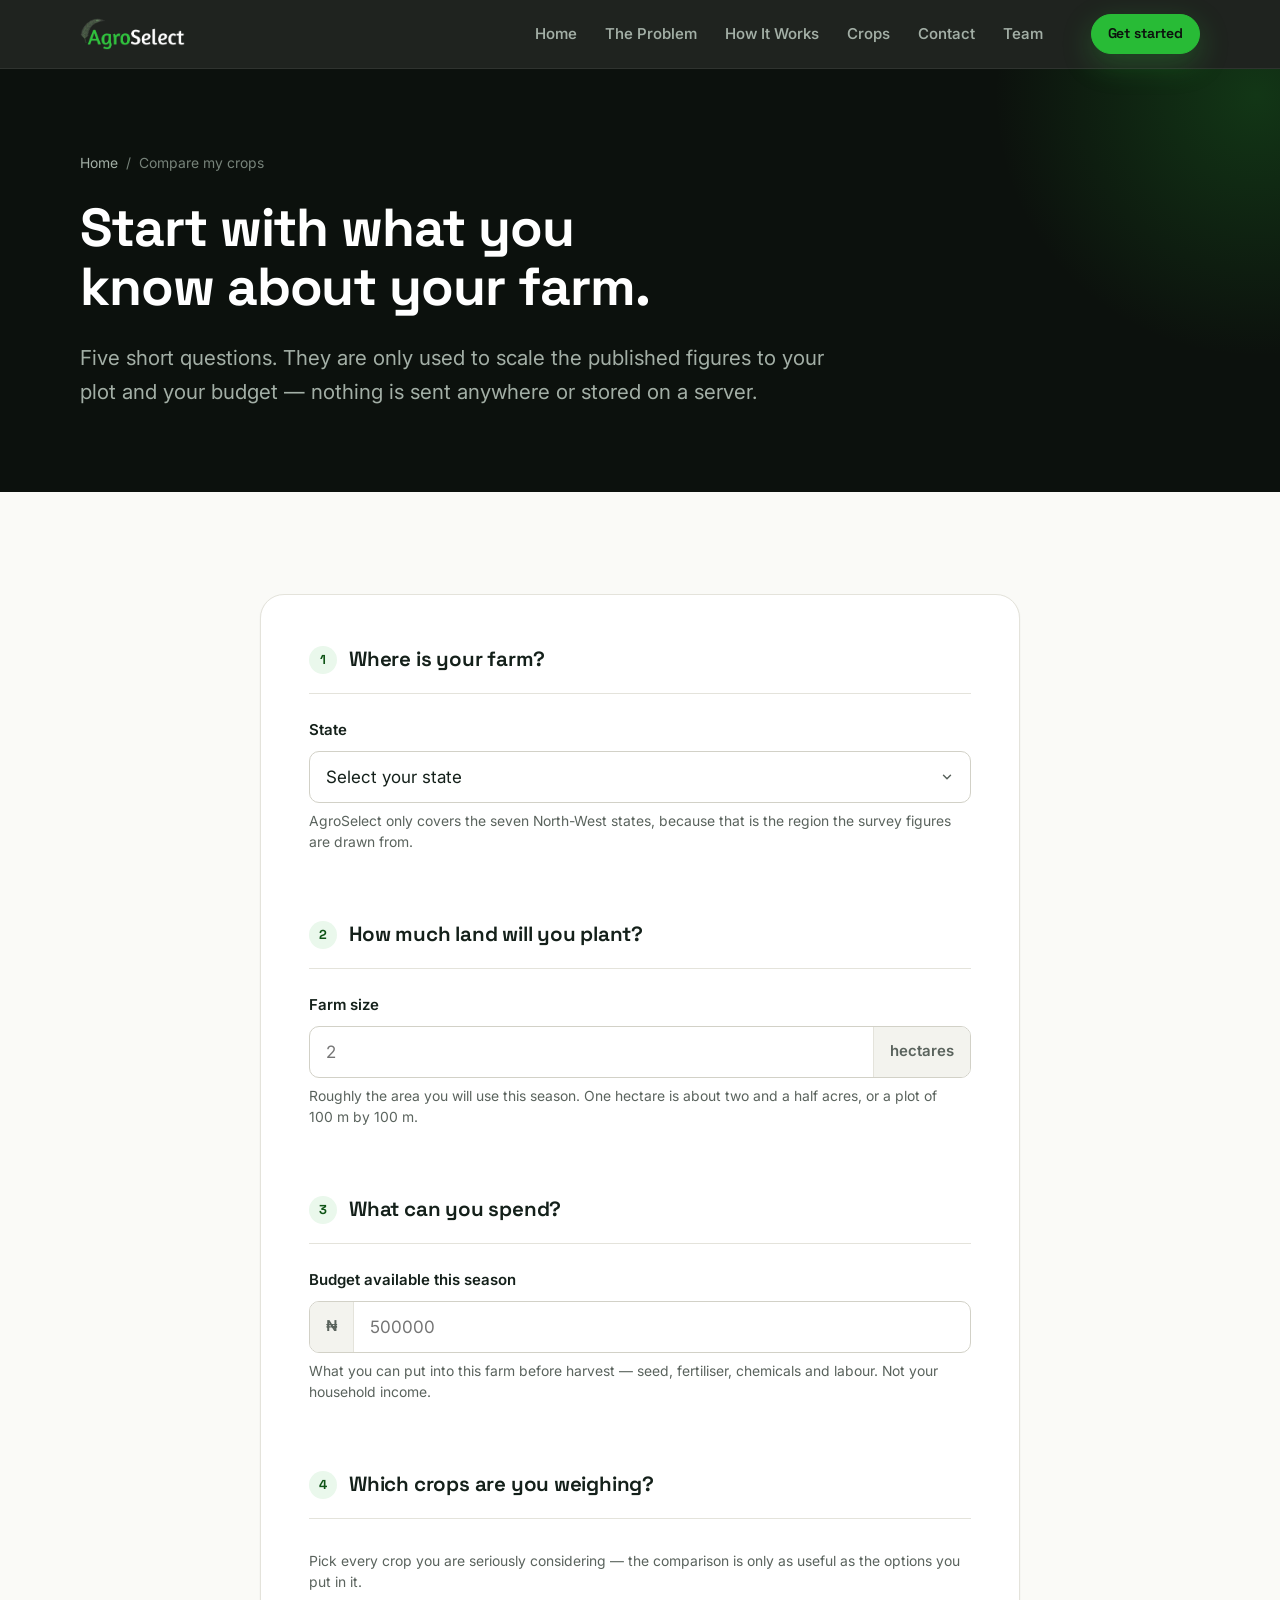
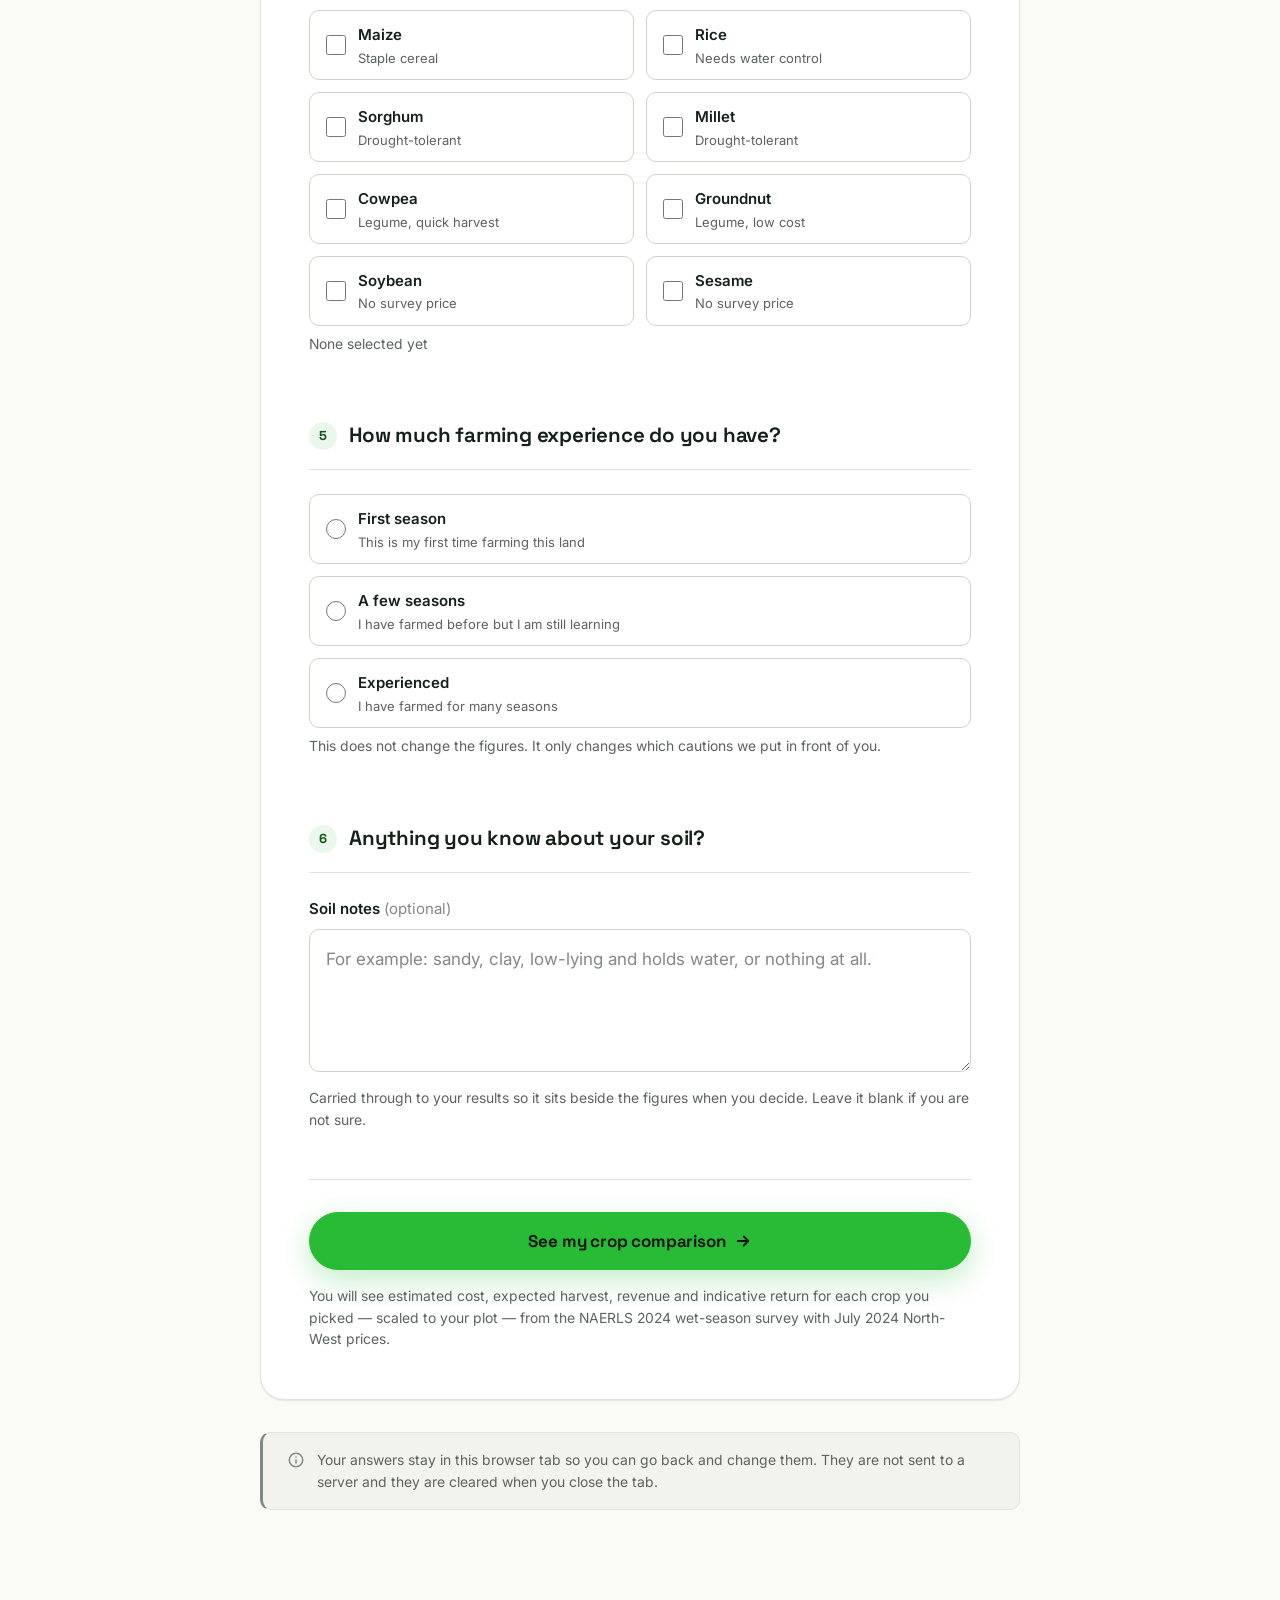
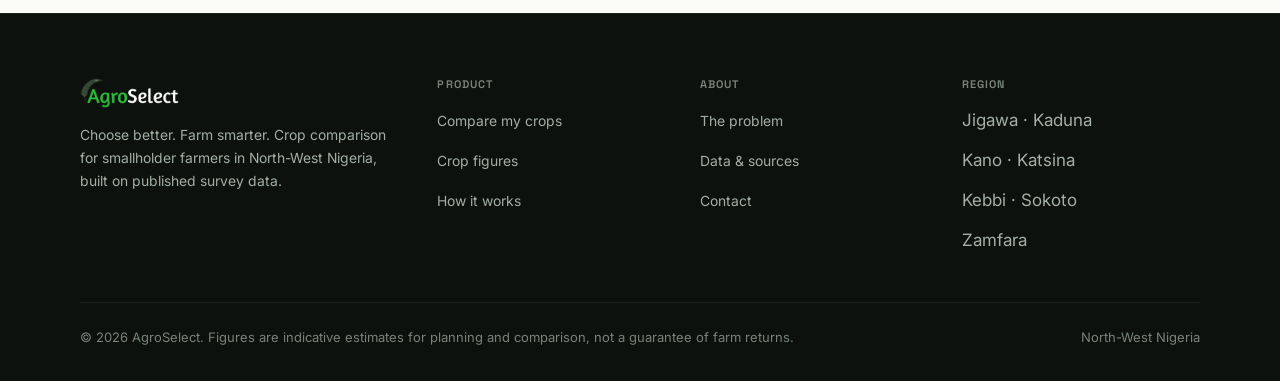
<file: get-started.html>
<!DOCTYPE html>
<html lang="en">
<head>
  <meta charset="UTF-8">
  <meta name="viewport" content="width=device-width, initial-scale=1">
  <meta name="theme-color" content="#0C110D">

  <link rel="icon" href="favicon.svg" type="image/svg+xml">
  <link rel="icon" href="assets/favicon-32.png" sizes="32x32" type="image/png">
  <link rel="apple-touch-icon" href="assets/apple-touch-icon.png">
  <link rel="manifest" href="site.webmanifest">

  <link rel="preconnect" href="https://fonts.googleapis.com">
  <link rel="preconnect" href="https://fonts.gstatic.com" crossorigin>
  <link rel="preload" as="style"
        href="https://fonts.googleapis.com/css2?family=Inter:wght@400;500;550;600;650&family=Space+Grotesk:wght@500;600;700&display=swap">
  <link rel="stylesheet"
        href="https://fonts.googleapis.com/css2?family=Inter:wght@400;500;550;600;650&family=Space+Grotesk:wght@500;600;700&display=swap">
  <link rel="stylesheet" href="css/agroselect.css">
  <title>Compare my crops | AgroSelect</title>
  <meta name="description" content="Tell AgroSelect your state, farm size, budget and the crops you are weighing, and get a ranked comparison built on published North-West Nigeria survey data.">
  <link rel="canonical" href="https://agroselect.ng/get-started.html">
  <meta property="og:type" content="website">
  <meta property="og:site_name" content="AgroSelect">
  <meta property="og:title" content="Compare my crops | AgroSelect">
  <meta property="og:description" content="Answer five short questions and get a ranked crop comparison for your plot size and your budget.">
  <meta property="og:url" content="https://agroselect.ng/get-started.html">
  <meta property="og:image" content="https://agroselect.ng/assets/og-image.jpg">
  <meta property="og:image:width" content="1200">
  <meta property="og:image:height" content="630">
  <meta name="twitter:card" content="summary_large_image">
  <meta name="twitter:title" content="Compare my crops | AgroSelect">
  <meta name="twitter:description" content="Answer five short questions and get a ranked crop comparison for your plot size and your budget.">
  <meta name="twitter:image" content="https://agroselect.ng/assets/og-image.jpg">
</head>

<body>
  <a class="skip-link" href="#main">Skip to content</a>

  <header class="site-header">
    <div class="wrap header-inner">
      <a class="brand-logo" href="index.html" aria-label="AgroSelect — home">
        <img src="assets/logo-dark.png" srcset="assets/logo-dark.png 1x, assets/logo-dark@2x.png 2x"
             width="99" height="30" alt="AgroSelect">
      </a>

      <button class="nav-toggle" type="button" aria-expanded="false"
              aria-controls="site-nav" aria-label="Menu"><span></span></button>

      <nav class="site-nav" id="site-nav" aria-label="Main">
        <a href="index.html">Home</a>
        <a href="problem.html">The Problem</a>
        <a href="how-it-works.html">How It Works</a>
        <a href="crops.html">Crops</a>
        <a href="contact.html">Contact</a>
        <a href="team.html">Team</a>
        <a class="btn btn-primary btn-sm nav-cta" href="get-started.html" aria-current="page">Get started</a>
      </nav>

      <a class="btn btn-primary btn-sm header-cta" href="get-started.html" aria-current="page">Get started</a>
    </div>
  </header>

  <main id="main">

    <section class="page-head">
      <div class="wrap">
        <nav class="breadcrumb" aria-label="Breadcrumb">
          <a href="index.html">Home</a>
          <span aria-hidden="true">/</span>
          <span>Compare my crops</span>
        </nav>
        <h1>Start with what you know about your farm.</h1>
        <p>
          Five short questions. They are only used to scale the published figures
          to your plot and your budget — nothing is sent anywhere or stored on a server.
        </p>
      </div>
    </section>

    <section class="section section-paper">
      <div class="wrap-narrow">

        <div class="error-summary" id="error-summary" role="alert">
          <h2>Check these before you continue</h2>
          <ul id="error-summary-list"></ul>
        </div>

        <form class="form-card" id="farm-form" novalidate>

          <!-- 1. LOCATION -->
          <fieldset class="fieldset">
            <legend><span class="legend-num" aria-hidden="true">1</span> Where is your farm?</legend>

            <div class="field">
              <label for="location">State</label>
              <select class="input" id="location" name="location" required aria-describedby="location-help">
                <option value="" selected disabled>Select your state</option>
                <option value="jigawa">Jigawa</option>
                <option value="kaduna">Kaduna</option>
                <option value="kano">Kano</option>
                <option value="katsina">Katsina</option>
                <option value="kebbi">Kebbi</option>
                <option value="sokoto">Sokoto</option>
                <option value="zamfara">Zamfara</option>
              </select>
              <p class="help" id="location-help">
                AgroSelect only covers the seven North-West states, because that is the
                region the survey figures are drawn from.
              </p>
              <p class="field-error">Choose the state your farm is in.</p>
            </div>
          </fieldset>

          <!-- 2. SIZE -->
          <fieldset class="fieldset">
            <legend><span class="legend-num" aria-hidden="true">2</span> How much land will you plant?</legend>

            <div class="field">
              <label for="farm-size">Farm size</label>
              <div class="input-unit">
                <input type="number" id="farm-size" name="farm-size"
                       min="0.01" step="0.01" inputmode="decimal"
                       placeholder="2" required aria-describedby="size-help">
                <span class="affix affix-end">hectares</span>
              </div>
              <p class="help" id="size-help">
                Roughly the area you will use this season. One hectare is about
                two and a half acres, or a plot of 100&nbsp;m by 100&nbsp;m.
              </p>
              <p class="field-error">Enter your farm size in hectares — it must be more than zero.</p>
            </div>
          </fieldset>

          <!-- 3. BUDGET -->
          <fieldset class="fieldset">
            <legend><span class="legend-num" aria-hidden="true">3</span> What can you spend?</legend>

            <div class="field">
              <label for="budget">Budget available this season</label>
              <div class="input-unit">
                <span class="affix affix-start" aria-hidden="true">₦</span>
                <input type="number" id="budget" name="budget"
                       min="1" step="1000" inputmode="numeric"
                       placeholder="500000" required aria-describedby="budget-help">
              </div>
              <p class="help" id="budget-help">
                What you can put into this farm before harvest — seed, fertiliser,
                chemicals and labour. Not your household income.
              </p>
              <p class="field-error">Enter the budget you have available for this season.</p>
            </div>
          </fieldset>

          <!-- 4. CROPS -->
          <fieldset class="fieldset" id="crops-fieldset">
            <legend><span class="legend-num" aria-hidden="true">4</span> Which crops are you weighing?</legend>

            <p class="help mb-4">
              Pick every crop you are seriously considering — the comparison is only
              as useful as the options you put in it.
            </p>

            <div class="option-grid">
              <label class="option">
                <input type="checkbox" name="crops" value="maize" id="maize">
                <span class="option-text"><strong>Maize</strong><small>Staple cereal</small></span>
              </label>
              <label class="option">
                <input type="checkbox" name="crops" value="rice" id="rice">
                <span class="option-text"><strong>Rice</strong><small>Needs water control</small></span>
              </label>
              <label class="option">
                <input type="checkbox" name="crops" value="sorghum" id="sorghum">
                <span class="option-text"><strong>Sorghum</strong><small>Drought-tolerant</small></span>
              </label>
              <label class="option">
                <input type="checkbox" name="crops" value="millet" id="millet">
                <span class="option-text"><strong>Millet</strong><small>Drought-tolerant</small></span>
              </label>
              <label class="option">
                <input type="checkbox" name="crops" value="cowpea" id="cowpea">
                <span class="option-text"><strong>Cowpea</strong><small>Legume, quick harvest</small></span>
              </label>
              <label class="option">
                <input type="checkbox" name="crops" value="groundnut" id="groundnut">
                <span class="option-text"><strong>Groundnut</strong><small>Legume, low cost</small></span>
              </label>
              <label class="option">
                <input type="checkbox" name="crops" value="soybean" id="soybean">
                <span class="option-text"><strong>Soybean</strong><small>No survey price</small></span>
              </label>
              <label class="option">
                <input type="checkbox" name="crops" value="sesame" id="sesame">
                <span class="option-text"><strong>Sesame</strong><small>No survey price</small></span>
              </label>
            </div>

            <p class="help" id="crop-count" aria-live="polite">None selected yet</p>
            <p class="field-error">Select at least one crop to compare.</p>
          </fieldset>

          <!-- 5. EXPERIENCE -->
          <fieldset class="fieldset" id="experience-fieldset">
            <legend><span class="legend-num" aria-hidden="true">5</span> How much farming experience do you have?</legend>

            <div class="option-stack">
              <label class="option">
                <input type="radio" name="experience" value="first-season" id="exp-first">
                <span class="option-text"><strong>First season</strong><small>This is my first time farming this land</small></span>
              </label>
              <label class="option">
                <input type="radio" name="experience" value="few-seasons" id="exp-few">
                <span class="option-text"><strong>A few seasons</strong><small>I have farmed before but I am still learning</small></span>
              </label>
              <label class="option">
                <input type="radio" name="experience" value="experienced" id="exp-exp">
                <span class="option-text"><strong>Experienced</strong><small>I have farmed for many seasons</small></span>
              </label>
            </div>

            <p class="help">
              This does not change the figures. It only changes which cautions we
              put in front of you.
            </p>
            <p class="field-error">Tell us how much farming experience you have.</p>
          </fieldset>

          <!-- 6. SOIL (optional) -->
          <fieldset class="fieldset">
            <legend><span class="legend-num" aria-hidden="true">6</span> Anything you know about your soil?</legend>

            <div class="field">
              <label for="soil">Soil notes <span class="optional">(optional)</span></label>
              <textarea class="input" id="soil" name="soil" rows="4"
                        placeholder="For example: sandy, clay, low-lying and holds water, or nothing at all."
                        aria-describedby="soil-help"></textarea>
              <p class="help" id="soil-help">
                Carried through to your results so it sits beside the figures when you
                decide. Leave it blank if you are not sure.
              </p>
            </div>
          </fieldset>

          <div class="form-submit">
            <button type="submit" class="btn btn-primary btn-lg btn-block">
              See my crop comparison
              <svg width="18" height="18" viewBox="0 0 24 24" fill="none" stroke="currentColor" stroke-width="2.5" stroke-linecap="round" stroke-linejoin="round" aria-hidden="true"><path d="M5 12h14M13 6l6 6-6 6"/></svg>
            </button>
            <p class="help">
              You will see estimated cost, expected harvest, revenue and indicative
              return for each crop you picked — scaled to your plot — from the NAERLS
              2024 wet-season survey with July 2024 North-West prices.
            </p>
          </div>

        </form>

        <div class="notice notice-plain mt-6">
          <svg viewBox="0 0 24 24" fill="none" stroke="currentColor" stroke-width="2" stroke-linecap="round" stroke-linejoin="round" aria-hidden="true"><circle cx="12" cy="12" r="9"/><path d="M12 16v-4M12 8h.01"/></svg>
          <div>
            Your answers stay in this browser tab so you can go back and change them.
            They are not sent to a server and they are cleared when you close the tab.
          </div>
        </div>

      </div>
    </section>

  </main>

  <footer class="site-footer">
    <div class="wrap">
      <div class="footer-grid">
        <div class="footer-brand">
          <img src="assets/logo-dark.png" srcset="assets/logo-dark.png 1x, assets/logo-dark@2x.png 2x"
               width="99" height="30" alt="AgroSelect">
          <p>Choose better. Farm smarter. Crop comparison for smallholder farmers
             in North-West Nigeria, built on published survey data.</p>
        </div>

        <div class="footer-col">
          <h3>Product</h3>
          <ul>
            <li><a href="get-started.html">Compare my crops</a></li>
            <li><a href="crops.html">Crop figures</a></li>
            <li><a href="how-it-works.html">How it works</a></li>
          </ul>
        </div>

        <div class="footer-col">
          <h3>About</h3>
          <ul>
            <li><a href="problem.html">The problem</a></li>
            <li><a href="crops.html#sources">Data &amp; sources</a></li>
            <li><a href="contact.html">Contact</a></li>
          </ul>
        </div>

        <div class="footer-col">
          <h3>Region</h3>
          <ul>
            <li>Jigawa &middot; Kaduna</li>
            <li>Kano &middot; Katsina</li>
            <li>Kebbi &middot; Sokoto</li>
            <li>Zamfara</li>
          </ul>
        </div>
      </div>

      <div class="footer-bottom">
        <p>&copy; <span data-year>2026</span> AgroSelect. Figures are indicative estimates for
           planning and comparison, not a guarantee of farm returns.</p>
        <p>North-West Nigeria</p>
      </div>
    </div>
  </footer>
  <script src="js/crops.js"></script>
  <script src="js/site.js"></script>
</body>
</html>
</file>
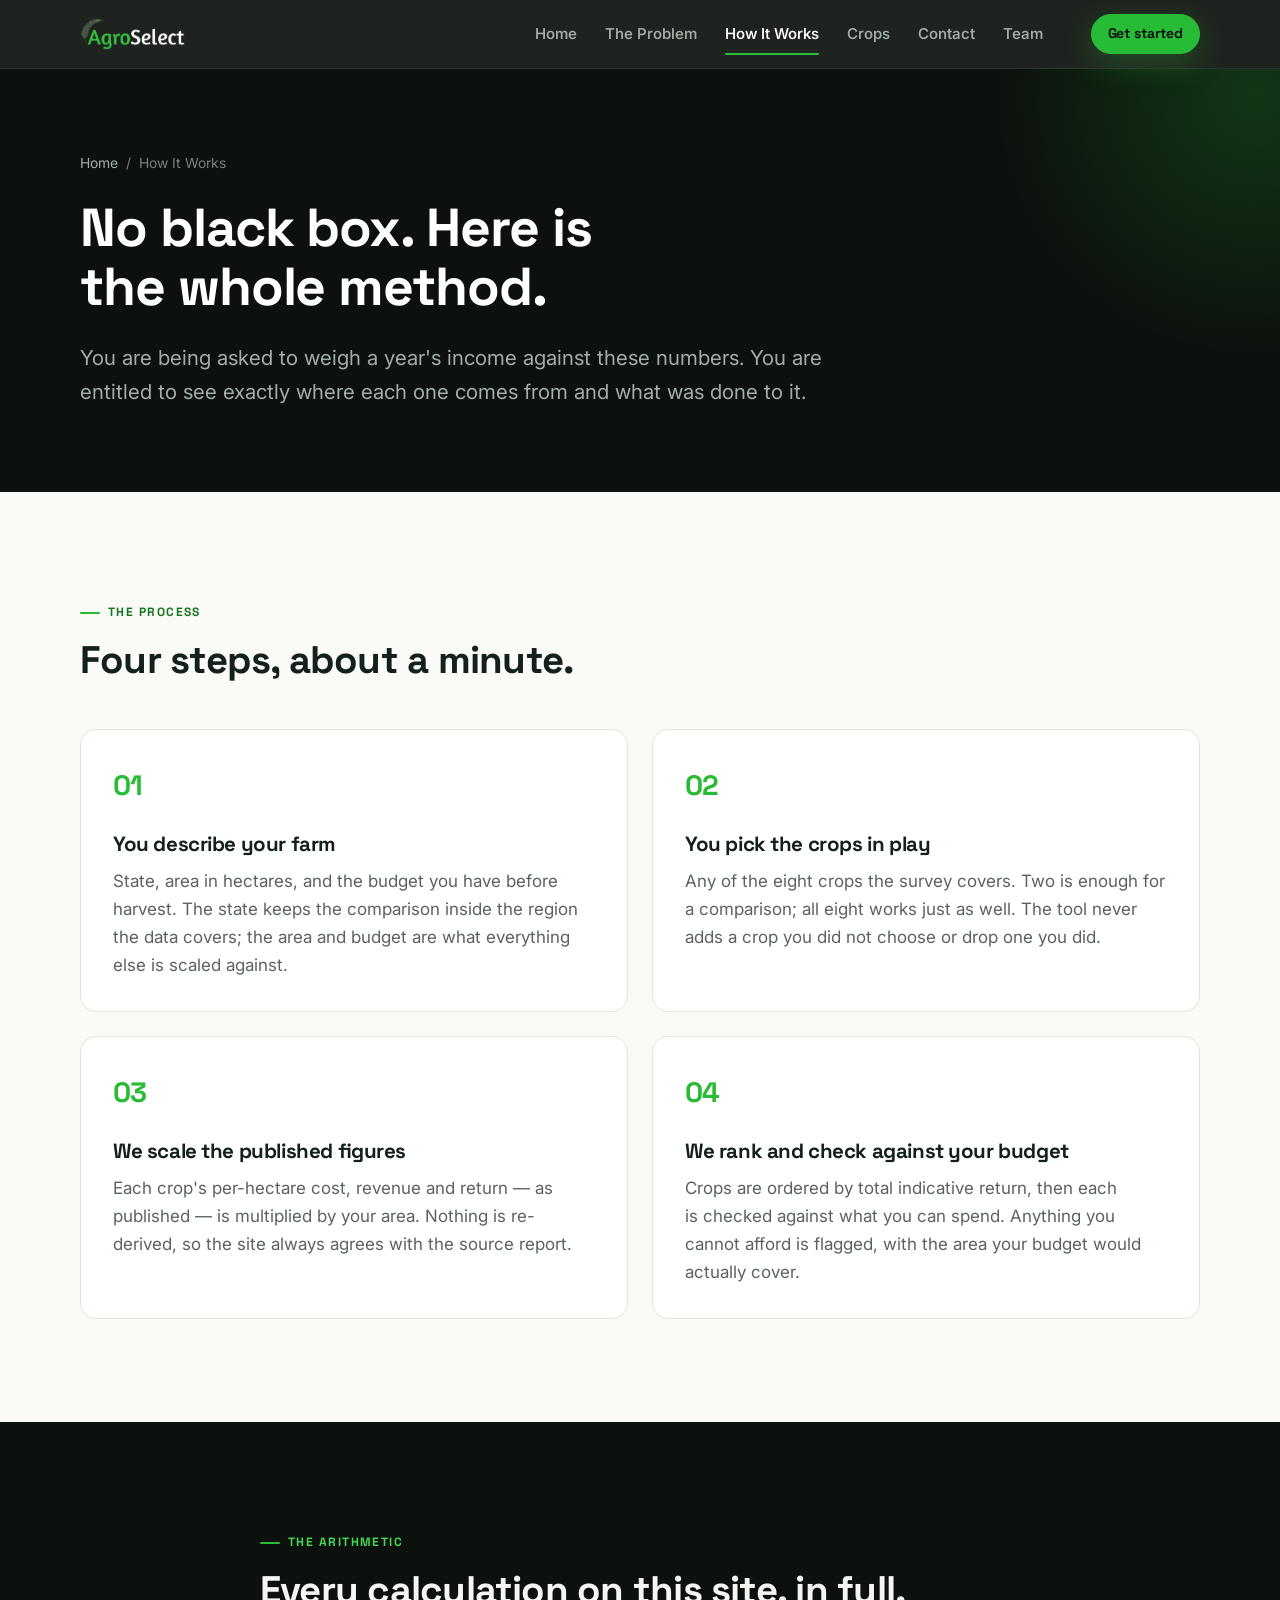
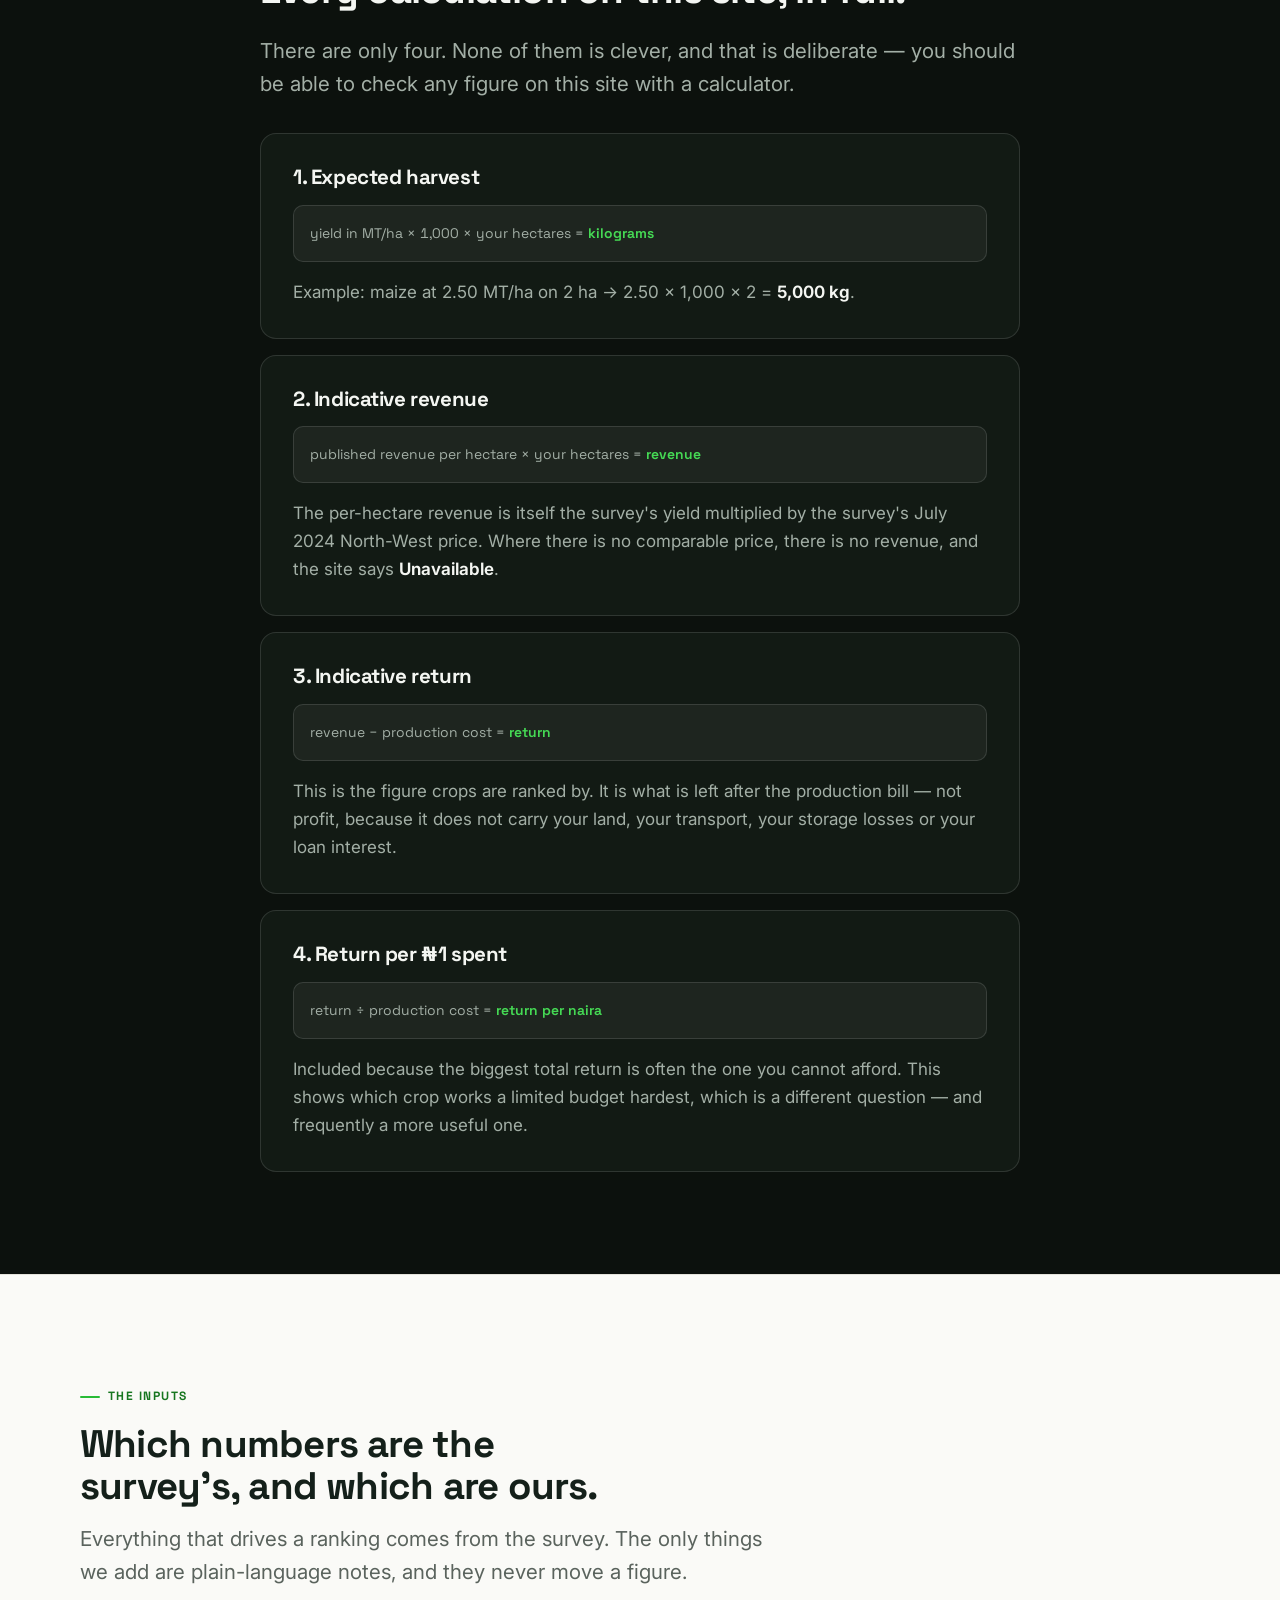
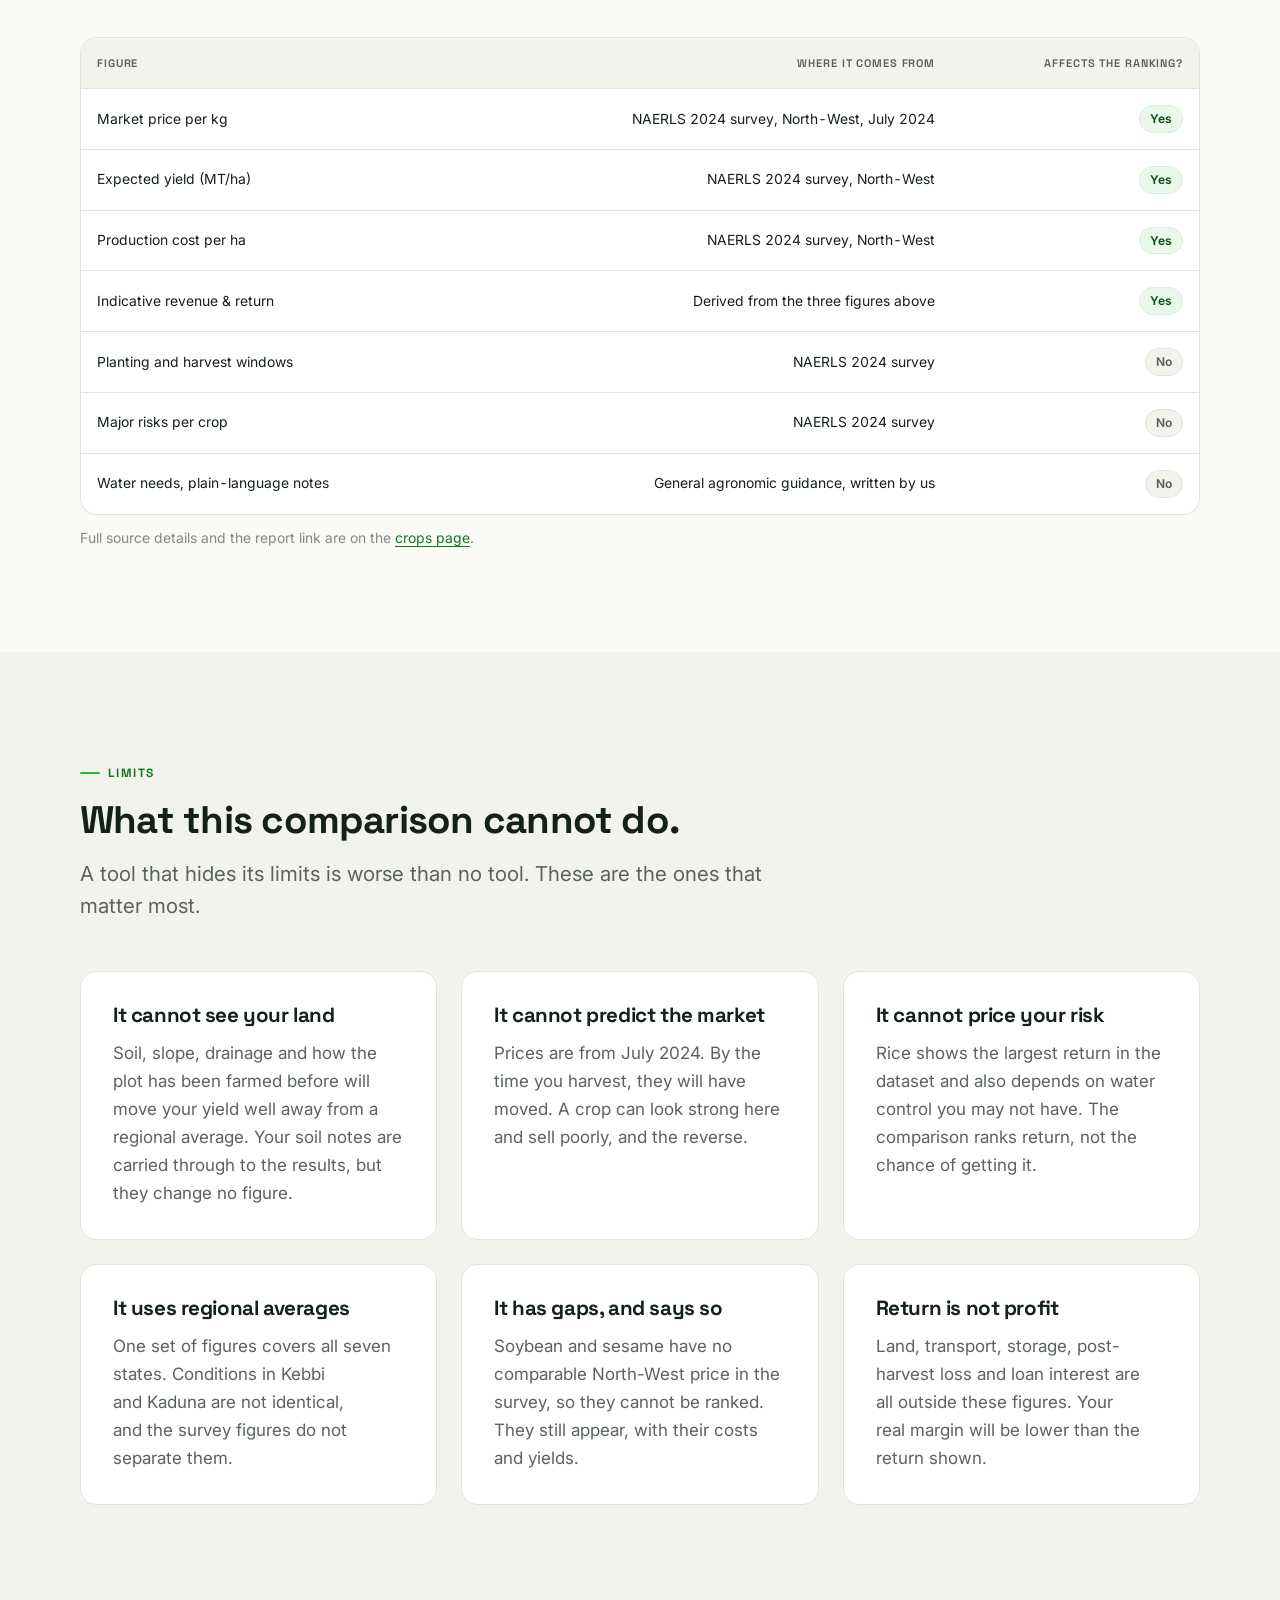
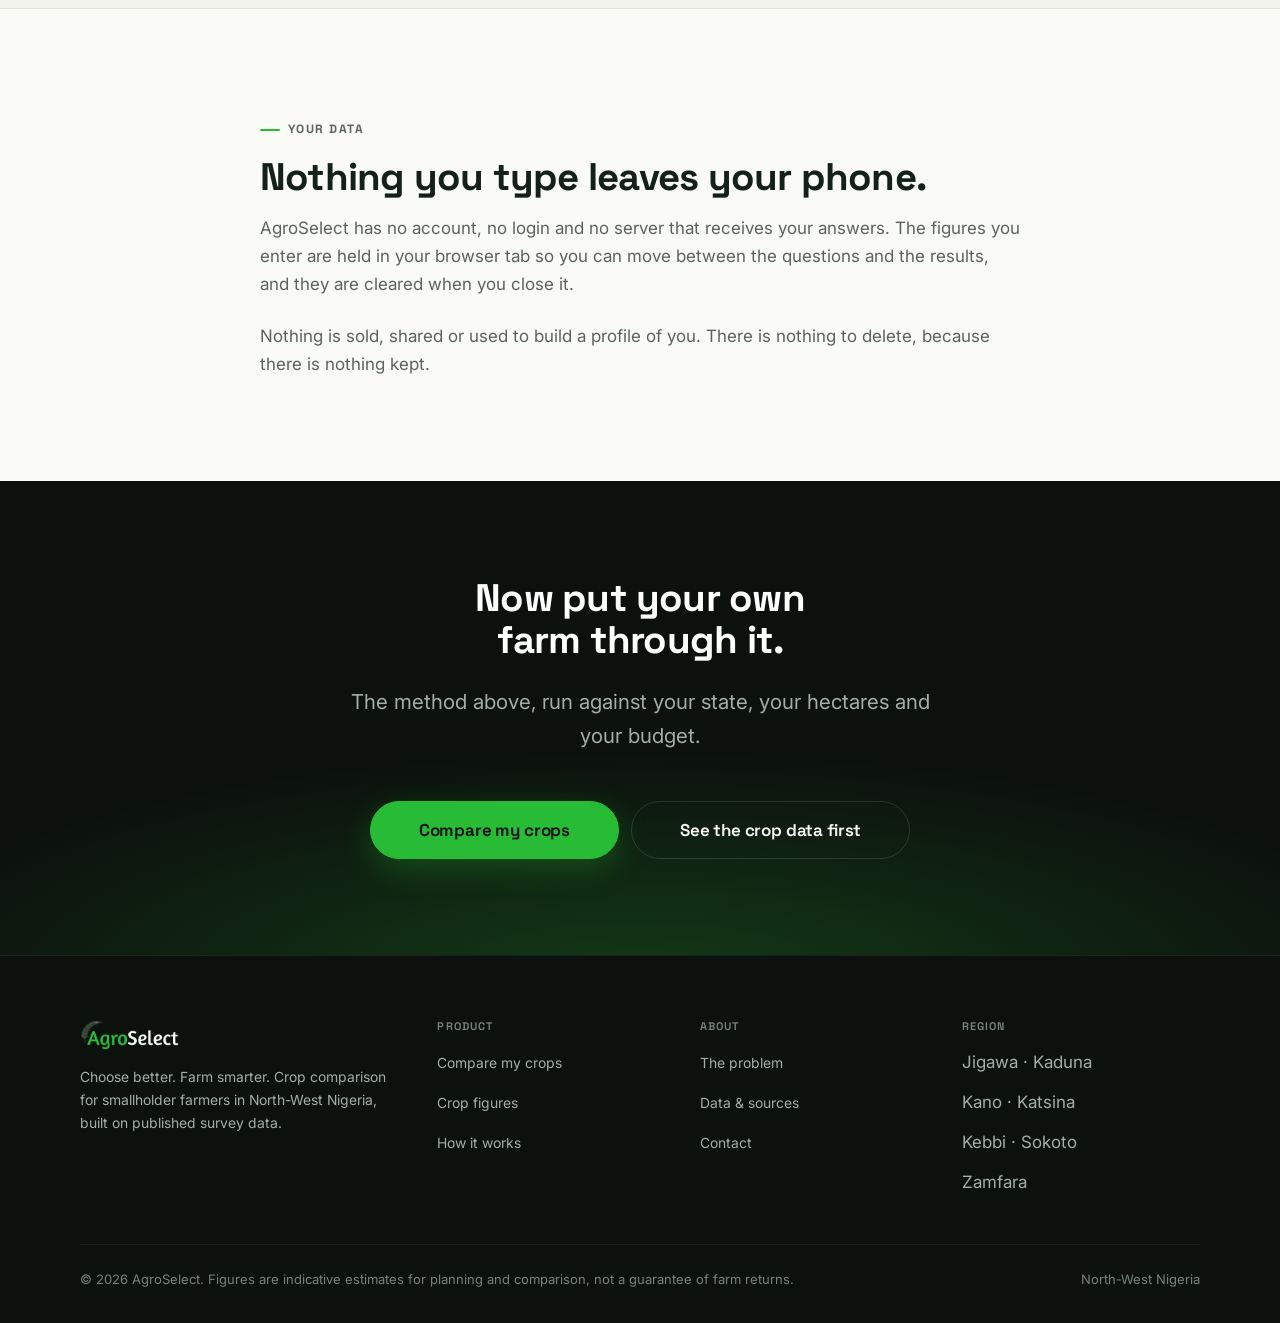
<file: how-it-works.html>
<!DOCTYPE html>
<html lang="en">
<head>
  <meta charset="UTF-8">
  <meta name="viewport" content="width=device-width, initial-scale=1">
  <meta name="theme-color" content="#0C110D">

  <link rel="icon" href="favicon.svg" type="image/svg+xml">
  <link rel="icon" href="assets/favicon-32.png" sizes="32x32" type="image/png">
  <link rel="apple-touch-icon" href="assets/apple-touch-icon.png">
  <link rel="manifest" href="site.webmanifest">

  <link rel="preconnect" href="https://fonts.googleapis.com">
  <link rel="preconnect" href="https://fonts.gstatic.com" crossorigin>
  <link rel="preload" as="style"
        href="https://fonts.googleapis.com/css2?family=Inter:wght@400;500;550;600;650&family=Space+Grotesk:wght@500;600;700&display=swap">
  <link rel="stylesheet"
        href="https://fonts.googleapis.com/css2?family=Inter:wght@400;500;550;600;650&family=Space+Grotesk:wght@500;600;700&display=swap">
  <link rel="stylesheet" href="css/agroselect.css">
  <title>How it works | AgroSelect</title>
  <meta name="description" content="The method behind AgroSelect: which figures come from the NAERLS 2024 survey, exactly how revenue and return are calculated, and what the comparison deliberately does not do.">
  <link rel="canonical" href="https://agroselect.ng/how-it-works.html">
  <meta property="og:type" content="website">
  <meta property="og:site_name" content="AgroSelect">
  <meta property="og:title" content="How it works | AgroSelect">
  <meta property="og:description" content="The full method — the source data, the arithmetic, and the limits of what a crop comparison can tell you.">
  <meta property="og:url" content="https://agroselect.ng/how-it-works.html">
  <meta property="og:image" content="https://agroselect.ng/assets/og-image.jpg">
  <meta property="og:image:width" content="1200">
  <meta property="og:image:height" content="630">
  <meta name="twitter:card" content="summary_large_image">
  <meta name="twitter:title" content="How it works | AgroSelect">
  <meta name="twitter:description" content="The full method — the source data, the arithmetic, and the limits of what a crop comparison can tell you.">
  <meta name="twitter:image" content="https://agroselect.ng/assets/og-image.jpg">
</head>

<body>
  <a class="skip-link" href="#main">Skip to content</a>

  <header class="site-header">
    <div class="wrap header-inner">
      <a class="brand-logo" href="index.html" aria-label="AgroSelect — home">
        <img src="assets/logo-dark.png" srcset="assets/logo-dark.png 1x, assets/logo-dark@2x.png 2x"
             width="99" height="30" alt="AgroSelect">
      </a>

      <button class="nav-toggle" type="button" aria-expanded="false"
              aria-controls="site-nav" aria-label="Menu"><span></span></button>

      <nav class="site-nav" id="site-nav" aria-label="Main">
        <a href="index.html">Home</a>
        <a href="problem.html">The Problem</a>
        <a href="how-it-works.html" aria-current="page">How It Works</a>
        <a href="crops.html">Crops</a>
        <a href="contact.html">Contact</a>
        <a href="team.html">Team</a>
        <a class="btn btn-primary btn-sm nav-cta" href="get-started.html">Get started</a>
      </nav>

      <a class="btn btn-primary btn-sm header-cta" href="get-started.html">Get started</a>
    </div>
  </header>

  <main id="main">

    <section class="page-head">
      <div class="wrap">
        <nav class="breadcrumb" aria-label="Breadcrumb">
          <a href="index.html">Home</a>
          <span aria-hidden="true">/</span>
          <span>How It Works</span>
        </nav>
        <h1>No black box. Here is the whole method.</h1>
        <p>
          You are being asked to weigh a year's income against these numbers. You are
          entitled to see exactly where each one comes from and what was done to it.
        </p>
      </div>
    </section>

    <!-- ================= THE FOUR STEPS ================= -->
    <section class="section section-paper">
      <div class="wrap">
        <div class="section-head">
          <p class="eyebrow">The process</p>
          <h2>Four steps, about a minute.</h2>
        </div>

        <div class="steps grid-2 grid">
          <article class="step">
            <h3>You describe your farm</h3>
            <p>
              State, area in hectares, and the budget you have before harvest. The
              state keeps the comparison inside the region the data covers; the area
              and budget are what everything else is scaled against.
            </p>
          </article>

          <article class="step">
            <h3>You pick the crops in play</h3>
            <p>
              Any of the eight crops the survey covers. Two is enough for a
              comparison; all eight works just as well. The tool never adds a crop you
              did not choose or drop one you did.
            </p>
          </article>

          <article class="step">
            <h3>We scale the published figures</h3>
            <p>
              Each crop's per-hectare cost, revenue and return — as published — is
              multiplied by your area. Nothing is re-derived, so the site always agrees
              with the source report.
            </p>
          </article>

          <article class="step">
            <h3>We rank and check against your budget</h3>
            <p>
              Crops are ordered by total indicative return, then each is checked
              against what you can spend. Anything you cannot afford is flagged, with
              the area your budget would actually cover.
            </p>
          </article>
        </div>
      </div>
    </section>

    <!-- ================= THE MATHS ================= -->
    <section class="section section-dark">
      <div class="wrap-narrow">
        <p class="eyebrow">The arithmetic</p>
        <h2>Every calculation on this site, in full.</h2>
        <p class="lede mt-5">
          There are only four. None of them is clever, and that is deliberate — you
          should be able to check any figure on this site with a calculator.
        </p>

        <div class="stack mt-6 formula-list">
          <div class="formula-card">
            <h3>1. Expected harvest</h3>
            <p class="formula">
              yield in MT/ha &times; 1,000 &times; your hectares = <strong>kilograms</strong>
            </p>
            <p>
              Example: maize at 2.50 MT/ha on 2 ha &rarr; 2.50 &times; 1,000 &times; 2 =
              <strong>5,000 kg</strong>.
            </p>
          </div>

          <div class="formula-card">
            <h3>2. Indicative revenue</h3>
            <p class="formula">
              published revenue per hectare &times; your hectares = <strong>revenue</strong>
            </p>
            <p>
              The per-hectare revenue is itself the survey's yield multiplied by the
              survey's July 2024 North-West price. Where there is no comparable price,
              there is no revenue, and the site says <strong>Unavailable</strong>.
            </p>
          </div>

          <div class="formula-card">
            <h3>3. Indicative return</h3>
            <p class="formula">
              revenue &minus; production cost = <strong>return</strong>
            </p>
            <p>
              This is the figure crops are ranked by. It is what is left after the
              production bill — not profit, because it does not carry your land, your
              transport, your storage losses or your loan interest.
            </p>
          </div>

          <div class="formula-card">
            <h3>4. Return per ₦1 spent</h3>
            <p class="formula">
              return &divide; production cost = <strong>return per naira</strong>
            </p>
            <p>
              Included because the biggest total return is often the one you cannot
              afford. This shows which crop works a limited budget hardest, which is a
              different question — and frequently a more useful one.
            </p>
          </div>
        </div>
      </div>
    </section>

    <!-- ================= THE DATA ================= -->
    <section class="section section-paper">
      <div class="wrap">
        <div class="section-head">
          <p class="eyebrow">The inputs</p>
          <h2>Which numbers are the survey's, and which are ours.</h2>
          <p>
            Everything that drives a ranking comes from the survey. The only things we
            add are plain-language notes, and they never move a figure.
          </p>
        </div>

        <div class="table-scroll">
          <table class="data">
            <caption class="visually-hidden">
              Each figure used by AgroSelect, its source, and whether it affects the ranking.
            </caption>
            <thead>
              <tr>
                <th scope="col">Figure</th>
                <th scope="col">Where it comes from</th>
                <th scope="col">Affects the ranking?</th>
              </tr>
            </thead>
            <tbody>
              <tr>
                <td>Market price per kg</td>
                <td>NAERLS 2024 survey, North-West, July 2024</td>
                <td><span class="badge badge-green">Yes</span></td>
              </tr>
              <tr>
                <td>Expected yield (MT/ha)</td>
                <td>NAERLS 2024 survey, North-West</td>
                <td><span class="badge badge-green">Yes</span></td>
              </tr>
              <tr>
                <td>Production cost per ha</td>
                <td>NAERLS 2024 survey, North-West</td>
                <td><span class="badge badge-green">Yes</span></td>
              </tr>
              <tr>
                <td>Indicative revenue &amp; return</td>
                <td>Derived from the three figures above</td>
                <td><span class="badge badge-green">Yes</span></td>
              </tr>
              <tr>
                <td>Planting and harvest windows</td>
                <td>NAERLS 2024 survey</td>
                <td><span class="badge badge-neutral">No</span></td>
              </tr>
              <tr>
                <td>Major risks per crop</td>
                <td>NAERLS 2024 survey</td>
                <td><span class="badge badge-neutral">No</span></td>
              </tr>
              <tr>
                <td>Water needs, plain-language notes</td>
                <td>General agronomic guidance, written by us</td>
                <td><span class="badge badge-neutral">No</span></td>
              </tr>
            </tbody>
          </table>
        </div>

        <p class="table-caption">
          Full source details and the report link are on the
          <a href="crops.html#sources">crops page</a>.
        </p>
      </div>
    </section>

    <!-- ================= LIMITS ================= -->
    <section class="section section-paper-2">
      <div class="wrap">
        <div class="section-head">
          <p class="eyebrow">Limits</p>
          <h2>What this comparison cannot do.</h2>
          <p>
            A tool that hides its limits is worse than no tool. These are the ones that
            matter most.
          </p>
        </div>

        <div class="grid grid-3">
          <article class="card">
            <h3>It cannot see your land</h3>
            <p>
              Soil, slope, drainage and how the plot has been farmed before will move
              your yield well away from a regional average. Your soil notes are carried
              through to the results, but they change no figure.
            </p>
          </article>
          <article class="card">
            <h3>It cannot predict the market</h3>
            <p>
              Prices are from July 2024. By the time you harvest, they will have moved.
              A crop can look strong here and sell poorly, and the reverse.
            </p>
          </article>
          <article class="card">
            <h3>It cannot price your risk</h3>
            <p>
              Rice shows the largest return in the dataset and also depends on water
              control you may not have. The comparison ranks return, not the chance of
              getting it.
            </p>
          </article>
          <article class="card">
            <h3>It uses regional averages</h3>
            <p>
              One set of figures covers all seven states. Conditions in Kebbi and
              Kaduna are not identical, and the survey figures do not separate them.
            </p>
          </article>
          <article class="card">
            <h3>It has gaps, and says so</h3>
            <p>
              Soybean and sesame have no comparable North-West price in the survey, so
              they cannot be ranked. They still appear, with their costs and yields.
            </p>
          </article>
          <article class="card">
            <h3>Return is not profit</h3>
            <p>
              Land, transport, storage, post-harvest loss and loan interest are all
              outside these figures. Your real margin will be lower than the return
              shown.
            </p>
          </article>
        </div>

       
      </div>
    </section>

    <!-- ================= PRIVACY ================= -->
    <section class="section section-paper">
      <div class="wrap-narrow prose">
        <p class="eyebrow">Your data</p>
        <h2>Nothing you type leaves your phone.</h2>
        <p>
          AgroSelect has no account, no login and no server that receives your answers.
          The figures you enter are held in your browser tab so you can move between
          the questions and the results, and they are cleared when you close it.
        </p>
        <p>
          Nothing is sold, shared or used to build a profile of you. There is nothing
          to delete, because there is nothing kept.
        </p>
      </div>
    </section>

    <section class="cta-band">
      <div class="wrap">
        <h2>Now put your own farm through it.</h2>
        <p>The method above, run against your state, your hectares and your budget.</p>
        <div class="btn-row">
          <a class="btn btn-primary btn-lg" href="get-started.html">Compare my crops</a>
          <a class="btn btn-ghost-light btn-lg" href="crops.html">See the crop data first</a>
        </div>
      </div>
    </section>

  </main>

  <footer class="site-footer">
    <div class="wrap">
      <div class="footer-grid">
        <div class="footer-brand">
          <img src="assets/logo-dark.png" srcset="assets/logo-dark.png 1x, assets/logo-dark@2x.png 2x"
               width="99" height="30" alt="AgroSelect">
          <p>Choose better. Farm smarter. Crop comparison for smallholder farmers
             in North-West Nigeria, built on published survey data.</p>
        </div>

        <div class="footer-col">
          <h3>Product</h3>
          <ul>
            <li><a href="get-started.html">Compare my crops</a></li>
            <li><a href="crops.html">Crop figures</a></li>
            <li><a href="how-it-works.html">How it works</a></li>
          </ul>
        </div>

        <div class="footer-col">
          <h3>About</h3>
          <ul>
            <li><a href="problem.html">The problem</a></li>
            <li><a href="crops.html#sources">Data &amp; sources</a></li>
            <li><a href="contact.html">Contact</a></li>
          </ul>
        </div>

        <div class="footer-col">
          <h3>Region</h3>
          <ul>
            <li>Jigawa &middot; Kaduna</li>
            <li>Kano &middot; Katsina</li>
            <li>Kebbi &middot; Sokoto</li>
            <li>Zamfara</li>
          </ul>
        </div>
      </div>

      <div class="footer-bottom">
        <p>&copy; <span data-year>2026</span> AgroSelect. Figures are indicative estimates for
           planning and comparison, not a guarantee of farm returns.</p>
        <p>North-West Nigeria</p>
      </div>
    </div>
  </footer>
  <script src="js/crops.js"></script>
  <script src="js/site.js"></script>
</body>
</html>
</file>
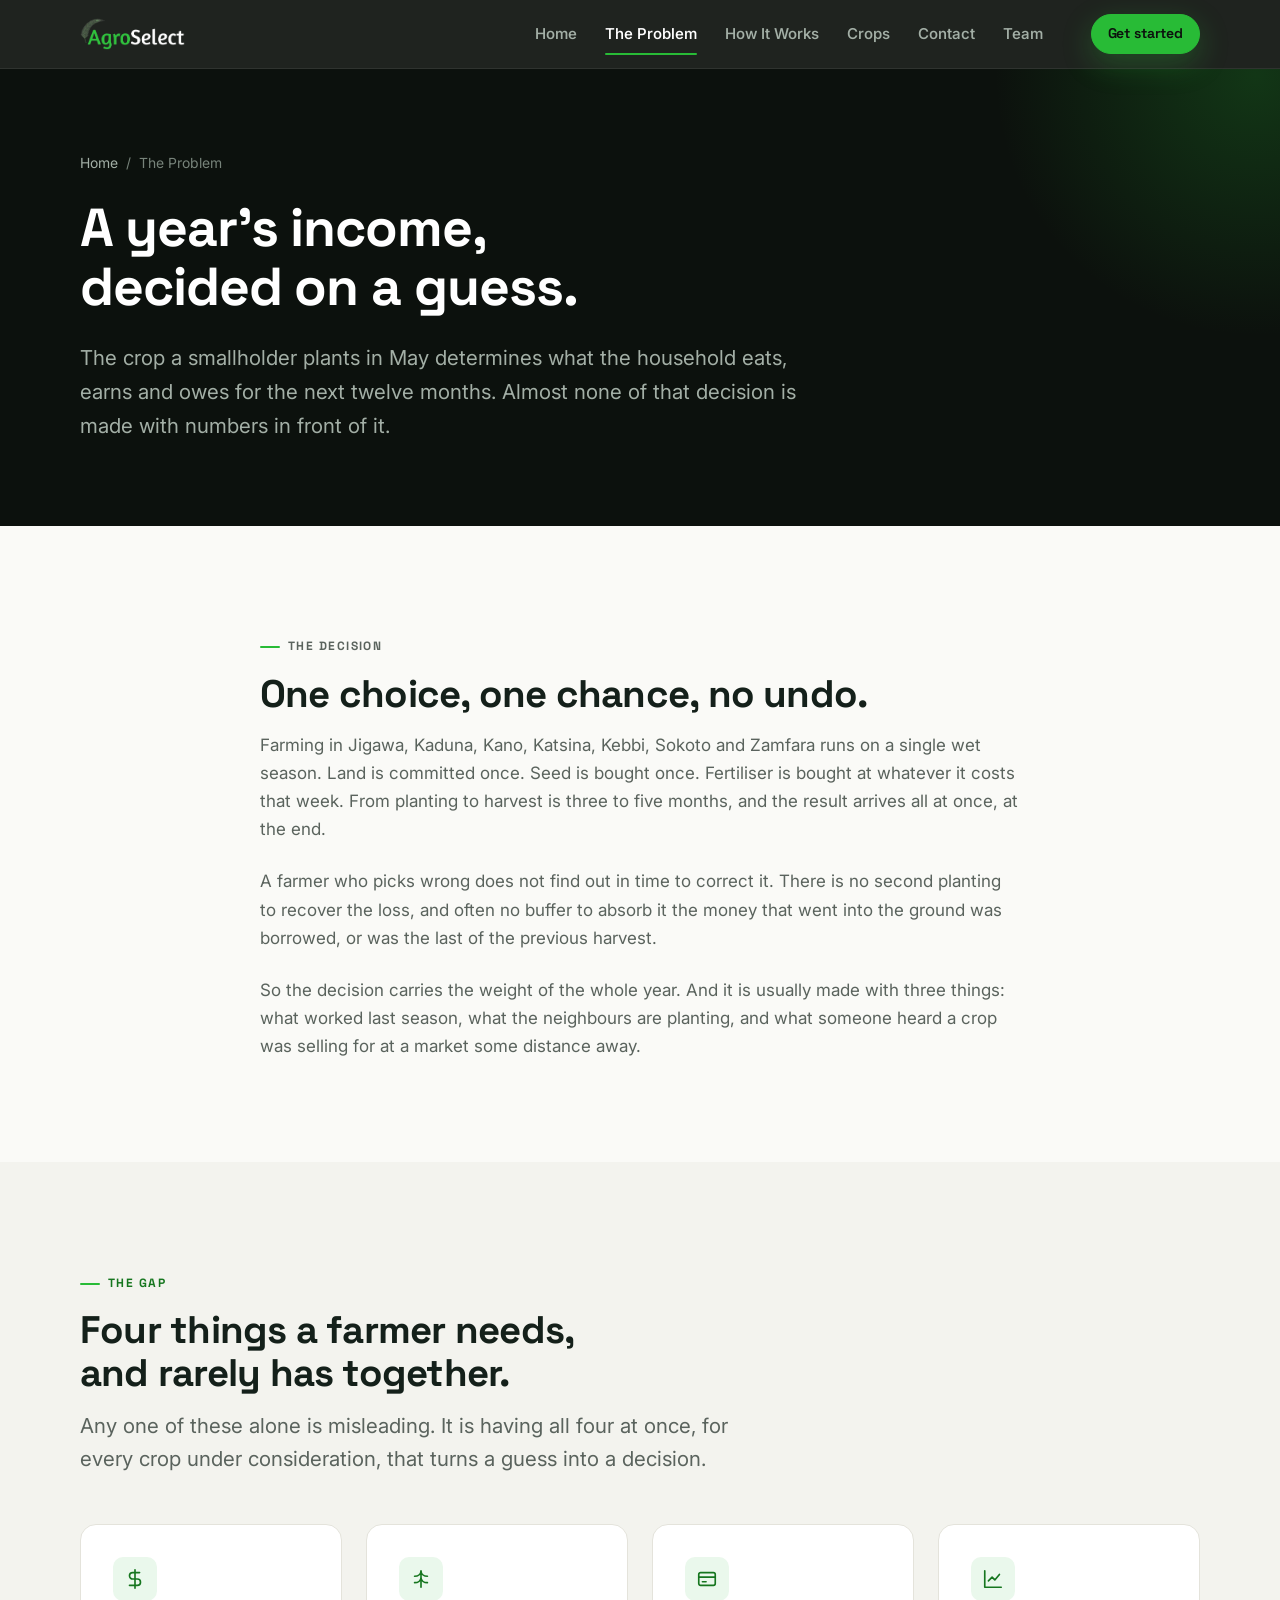
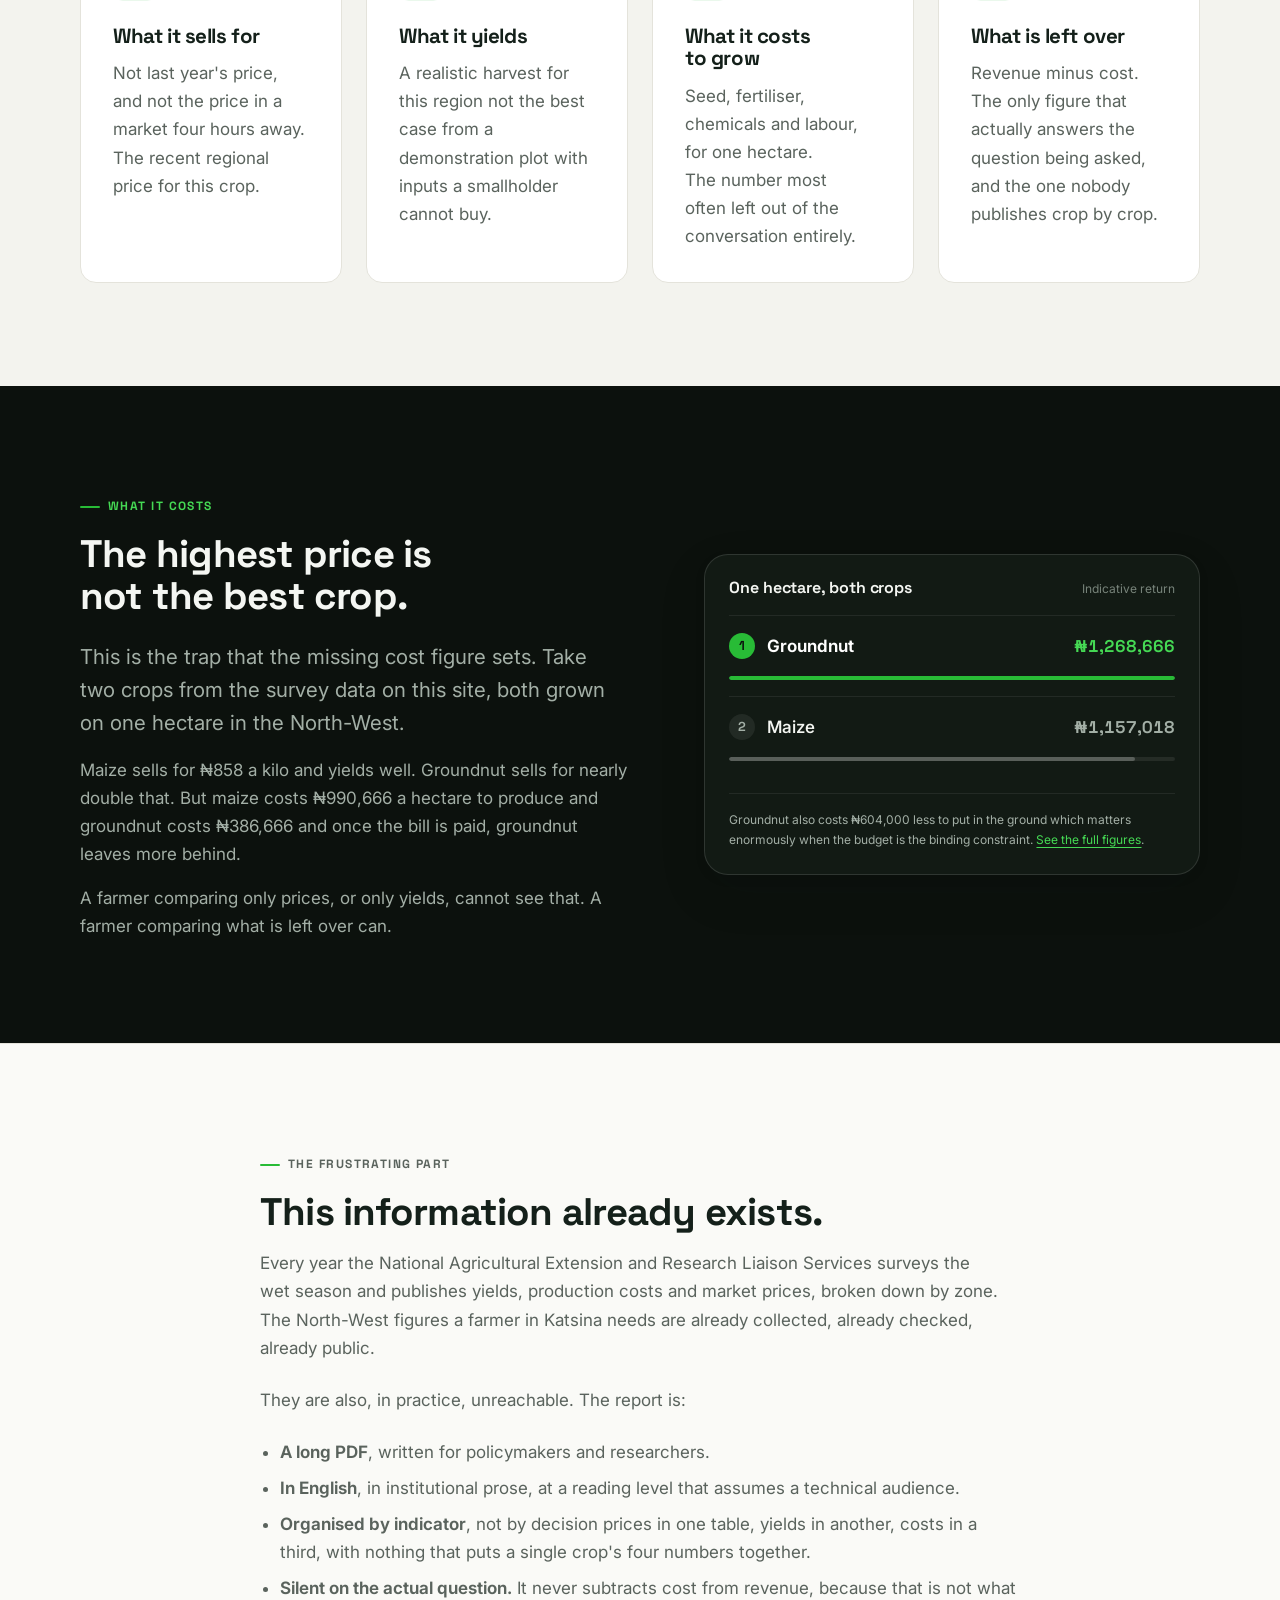
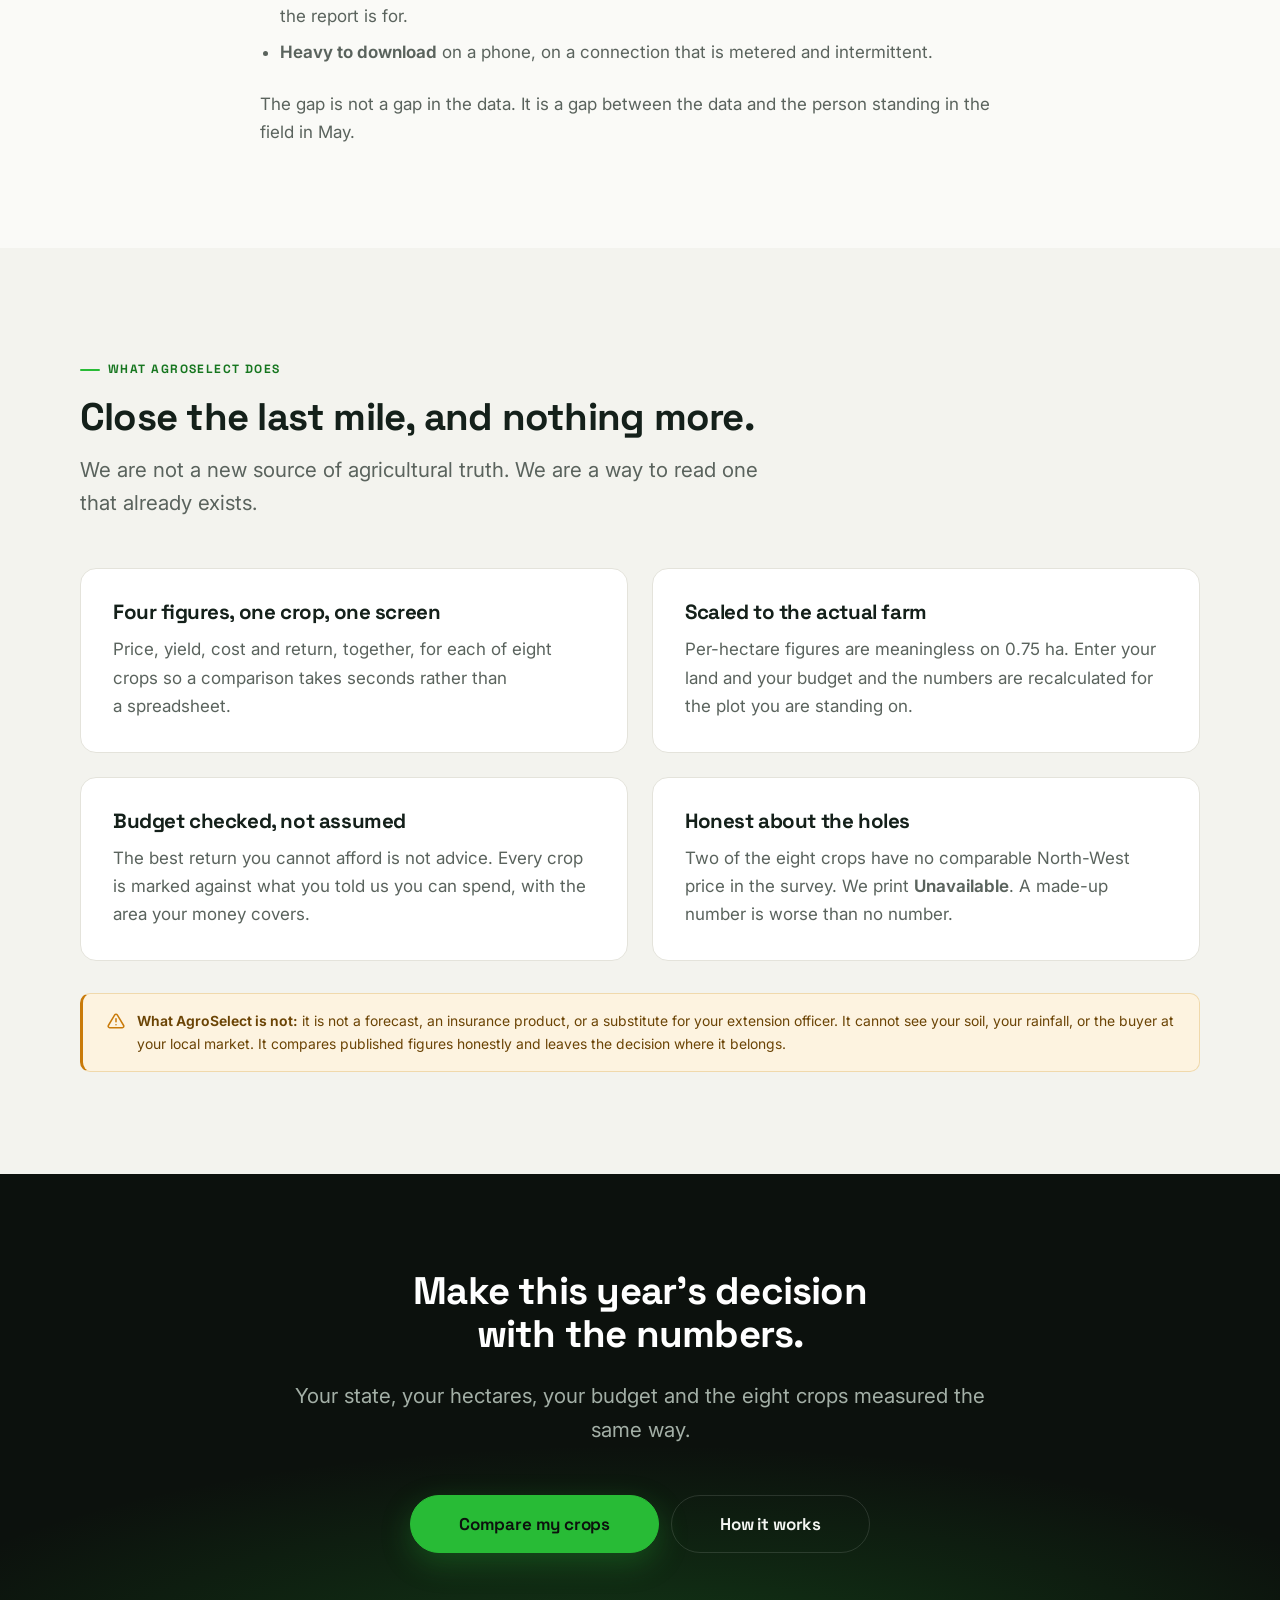
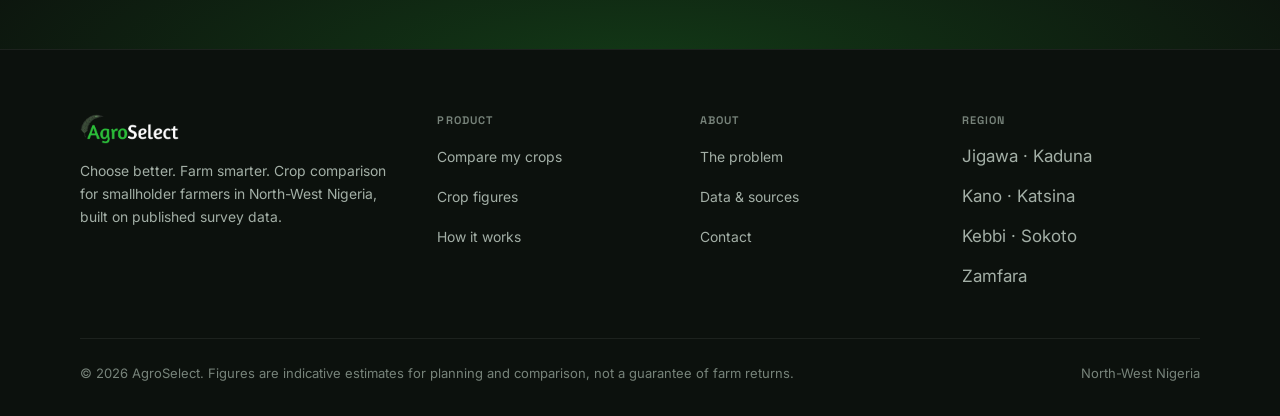
<file: problem.html>
<!DOCTYPE html>
<html lang="en">
<head>
  <meta charset="UTF-8">
  <meta name="viewport" content="width=device-width, initial-scale=1">
  <meta name="theme-color" content="#0C110D">

  <link rel="icon" href="favicon.svg" type="image/svg+xml">
  <link rel="icon" href="assets/favicon-32.png" sizes="32x32" type="image/png">
  <link rel="apple-touch-icon" href="assets/apple-touch-icon.png">
  <link rel="manifest" href="site.webmanifest">

  <link rel="preconnect" href="https://fonts.googleapis.com">
  <link rel="preconnect" href="https://fonts.gstatic.com" crossorigin>
  <link rel="preload" as="style"
        href="https://fonts.googleapis.com/css2?family=Inter:wght@400;500;550;600;650&family=Space+Grotesk:wght@500;600;700&display=swap">
  <link rel="stylesheet"
        href="https://fonts.googleapis.com/css2?family=Inter:wght@400;500;550;600;650&family=Space+Grotesk:wght@500;600;700&display=swap">
  <link rel="stylesheet" href="css/agroselect.css">
  <title>The problem | AgroSelect</title>
  <meta name="description" content="Smallholder farmers in North-West Nigeria choose crops once a year, largely without price, yield or cost information. Here is what that costs them, and what AgroSelect does about it.">
  <link rel="canonical" href="https://agroselect.ng/problem.html">
  <meta property="og:type" content="website">
  <meta property="og:site_name" content="AgroSelect">
  <meta property="og:title" content="The problem | AgroSelect">
  <meta property="og:description" content="Why the annual crop decision is made blind in North-West Nigeria  and what closing that information gap is worth.">
  <meta property="og:url" content="https://agroselect.ng/problem.html">
  <meta property="og:image" content="https://agroselect.ng/assets/og-image.jpg">
  <meta property="og:image:width" content="1200">
  <meta property="og:image:height" content="630">
  <meta name="twitter:card" content="summary_large_image">
  <meta name="twitter:title" content="The problem | AgroSelect">
  <meta name="twitter:description" content="Why the annual crop decision is made blind in North-West Nigeria  and what closing that information gap is worth.">
  <meta name="twitter:image" content="https://agroselect.ng/assets/og-image.jpg">
</head>

<body>
  <a class="skip-link" href="#main">Skip to content</a>

  <header class="site-header">
    <div class="wrap header-inner">
      <a class="brand-logo" href="index.html" aria-label="AgroSelect  home">
        <img src="assets/logo-dark.png" srcset="assets/logo-dark.png 1x, assets/logo-dark@2x.png 2x"
             width="99" height="30" alt="AgroSelect">
      </a>

      <button class="nav-toggle" type="button" aria-expanded="false"
              aria-controls="site-nav" aria-label="Menu"><span></span></button>

      <nav class="site-nav" id="site-nav" aria-label="Main">
        <a href="index.html">Home</a>
        <a href="problem.html" aria-current="page">The Problem</a>
        <a href="how-it-works.html">How It Works</a>
        <a href="crops.html">Crops</a>
        <a href="contact.html">Contact</a>
        <a href="team.html">Team</a>
        <a class="btn btn-primary btn-sm nav-cta" href="get-started.html">Get started</a>
      </nav>

      <a class="btn btn-primary btn-sm header-cta" href="get-started.html">Get started</a>
    </div>
  </header>

  <main id="main">

    <section class="page-head">
      <div class="wrap">
        <nav class="breadcrumb" aria-label="Breadcrumb">
          <a href="index.html">Home</a>
          <span aria-hidden="true">/</span>
          <span>The Problem</span>
        </nav>
        <h1>A year's income, decided on a guess.</h1>
        <p>
          The crop a smallholder plants in May determines what the household eats,
          earns and owes for the next twelve months. Almost none of that decision is
          made with numbers in front of it.
        </p>
      </div>
    </section>

    <!-- ================= THE SETUP ================= -->
    <section class="section section-paper">
      <div class="wrap-narrow prose">
        <p class="eyebrow">The decision</p>
        <h2>One choice, one chance, no undo.</h2>
        <p>
          Farming in Jigawa, Kaduna, Kano, Katsina, Kebbi, Sokoto and Zamfara runs on
          a single wet season. Land is committed once. Seed is bought once. Fertiliser
          is bought at whatever it costs that week. From planting to harvest is three
          to five months, and the result arrives all at once, at the end.
        </p>
        <p>
          A farmer who picks wrong does not find out in time to correct it. There is
          no second planting to recover the loss, and often no buffer to absorb it 
          the money that went into the ground was borrowed, or was the last of the
          previous harvest.
        </p>
        <p>
          So the decision carries the weight of the whole year. And it is usually made
          with three things: what worked last season, what the neighbours are planting,
          and what someone heard a crop was selling for at a market some distance away.
        </p>
      </div>
    </section>

    <!-- ================= WHAT'S MISSING ================= -->
    <section class="section section-paper-2">
      <div class="wrap">
        <div class="section-head">
          <p class="eyebrow">The gap</p>
          <h2>Four things a farmer needs, and rarely has together.</h2>
          <p>
            Any one of these alone is misleading. It is having all four at once, for
            every crop under consideration, that turns a guess into a decision.
          </p>
        </div>

        <div class="grid grid-4">
          <article class="card">
            <div class="icon-tile">
              <svg viewBox="0 0 24 24" fill="none" stroke="currentColor" stroke-width="1.8" stroke-linecap="round" stroke-linejoin="round" aria-hidden="true"><path d="M12 2v20M17 5H9.5a3.5 3.5 0 0 0 0 7h5a3.5 3.5 0 0 1 0 7H6"/></svg>
            </div>
            <h3>What it sells for</h3>
            <p>
              Not last year's price, and not the price in a market four hours away.
              The recent regional price for this crop.
            </p>
          </article>

          <article class="card">
            <div class="icon-tile">
              <svg viewBox="0 0 24 24" fill="none" stroke="currentColor" stroke-width="1.8" stroke-linecap="round" stroke-linejoin="round" aria-hidden="true"><path d="M12 3v18M5 9c3.5 0 7-2 7-6M19 9c-3.5 0-7-2-7-6M5 16c3.5 0 7-2 7-6M19 16c-3.5 0-7-2-7-6"/></svg>
            </div>
            <h3>What it yields</h3>
            <p>
              A realistic harvest for this region  not the best case from a
              demonstration plot with inputs a smallholder cannot buy.
            </p>
          </article>

          <article class="card">
            <div class="icon-tile">
              <svg viewBox="0 0 24 24" fill="none" stroke="currentColor" stroke-width="1.8" stroke-linecap="round" stroke-linejoin="round" aria-hidden="true"><rect x="3" y="5" width="18" height="14" rx="2"/><path d="M3 10h18M7 15h4"/></svg>
            </div>
            <h3>What it costs to grow</h3>
            <p>
              Seed, fertiliser, chemicals and labour, for one hectare. The number most
              often left out of the conversation entirely.
            </p>
          </article>

          <article class="card">
            <div class="icon-tile">
              <svg viewBox="0 0 24 24" fill="none" stroke="currentColor" stroke-width="1.8" stroke-linecap="round" stroke-linejoin="round" aria-hidden="true"><path d="M3 3v18h18"/><path d="m7 14 4-4 3 3 5-6"/></svg>
            </div>
            <h3>What is left over</h3>
            <p>
              Revenue minus cost. The only figure that actually answers the question
              being asked, and the one nobody publishes crop by crop.
            </p>
          </article>
        </div>
      </div>
    </section>

    <!-- ================= WHY IT MATTERS ================= -->
    <section class="section section-dark">
      <div class="wrap">
        <div class="hero-grid">
          <div>
            <p class="eyebrow">What it costs</p>
            <h2>The highest price is not the best crop.</h2>
            <p class="lede mt-5">
              This is the trap that the missing cost figure sets. Take two crops from
              the survey data on this site, both grown on one hectare in the North-West.
            </p>
            <p class="mt-4">
              Maize sells for ₦858 a kilo and yields well. Groundnut sells for nearly
              double that. But maize costs ₦990,666 a hectare to produce and groundnut
              costs ₦386,666  and once the bill is paid, groundnut leaves more behind.
            </p>
            <p class="mt-4">
              A farmer comparing only prices, or only yields, cannot see that. A farmer
              comparing what is left over can.
            </p>
          </div>

          <div class="preview-card">
            <div class="preview-head">
              <h2>One hectare, both crops</h2>
              <span>Indicative return</span>
            </div>
            <div class="preview-row is-best">
              <div class="preview-crop">
                <span class="preview-rank">1</span>
                <span class="preview-name">Groundnut</span>
              </div>
              <span class="preview-value">₦1,268,666</span>
              <span class="preview-bar"><i style="width:100%"></i></span>
            </div>
            <div class="preview-row">
              <div class="preview-crop">
                <span class="preview-rank">2</span>
                <span class="preview-name">Maize</span>
              </div>
              <span class="preview-value">₦1,157,018</span>
              <span class="preview-bar"><i style="width:91%"></i></span>
            </div>
            <p class="preview-foot">
              Groundnut also costs ₦604,000 less to put in the ground  which matters
              enormously when the budget is the binding constraint.
              <a href="crops.html">See the full figures</a>.
            </p>
          </div>
        </div>
      </div>
    </section>

    <!-- ================= THE DATA EXISTS ================= -->
    <section class="section section-paper">
      <div class="wrap-narrow prose">
        <p class="eyebrow">The frustrating part</p>
        <h2>This information already exists.</h2>
        <p>
          Every year the National Agricultural Extension and Research Liaison Services
          surveys the wet season and publishes yields, production costs and market
          prices, broken down by zone. The North-West figures a farmer in Katsina needs
          are already collected, already checked, already public.
        </p>
        <p>They are also, in practice, unreachable. The report is:</p>
        <ul>
          <li><strong>A long PDF</strong>, written for policymakers and researchers.</li>
          <li><strong>In English</strong>, in institutional prose, at a reading level
            that assumes a technical audience.</li>
          <li><strong>Organised by indicator</strong>, not by decision  prices in one
            table, yields in another, costs in a third, with nothing that puts a single
            crop's four numbers together.</li>
          <li><strong>Silent on the actual question.</strong> It never subtracts cost
            from revenue, because that is not what the report is for.</li>
          <li><strong>Heavy to download</strong> on a phone, on a connection that is
            metered and intermittent.</li>
        </ul>
        <p>
          The gap is not a gap in the data. It is a gap between the data and the person
          standing in the field in May.
        </p>
      </div>
    </section>

    <!-- ================= WHAT WE DO ================= -->
    <section class="section section-paper-2">
      <div class="wrap">
        <div class="section-head">
          <p class="eyebrow">What AgroSelect does</p>
          <h2>Close the last mile, and nothing more.</h2>
          <p>
            We are not a new source of agricultural truth. We are a way to read one
            that already exists.
          </p>
        </div>

        <div class="grid grid-2">
          <article class="card">
            <h3>Four figures, one crop, one screen</h3>
            <p>
              Price, yield, cost and return, together, for each of eight crops  so a
              comparison takes seconds rather than a spreadsheet.
            </p>
          </article>
          <article class="card">
            <h3>Scaled to the actual farm</h3>
            <p>
              Per-hectare figures are meaningless on 0.75 ha. Enter your land and your
              budget and the numbers are recalculated for the plot you are standing on.
            </p>
          </article>
          <article class="card">
            <h3>Budget checked, not assumed</h3>
            <p>
              The best return you cannot afford is not advice. Every crop is marked
              against what you told us you can spend, with the area your money covers.
            </p>
          </article>
          <article class="card">
            <h3>Honest about the holes</h3>
            <p>
              Two of the eight crops have no comparable North-West price in the survey.
              We print <strong>Unavailable</strong>. A made-up number is worse than
              no number.
            </p>
          </article>
        </div>

        <div class="notice mt-6">
          <svg viewBox="0 0 24 24" fill="none" stroke="currentColor" stroke-width="2" stroke-linecap="round" stroke-linejoin="round" aria-hidden="true"><path d="M12 9v4M12 17h.01"/><path d="M10.3 3.9 1.8 18a2 2 0 0 0 1.7 3h17a2 2 0 0 0 1.7-3L13.7 3.9a2 2 0 0 0-3.4 0Z"/></svg>
          <div>
            <strong>What AgroSelect is not:</strong> it is not a forecast, an insurance
            product, or a substitute for your extension officer. It cannot see your
            soil, your rainfall, or the buyer at your local market. It compares
            published figures honestly and leaves the decision where it belongs.
          </div>
        </div>
      </div>
    </section>

    <section class="cta-band">
      <div class="wrap">
        <h2>Make this year's decision with the numbers.</h2>
        <p>
          Your state, your hectares, your budget  and the eight crops measured the
          same way.
        </p>
        <div class="btn-row">
          <a class="btn btn-primary btn-lg" href="get-started.html">Compare my crops</a>
          <a class="btn btn-ghost-light btn-lg" href="how-it-works.html">How it works</a>
        </div>
      </div>
    </section>

  </main>

  <footer class="site-footer">
    <div class="wrap">
      <div class="footer-grid">
        <div class="footer-brand">
          <img src="assets/logo-dark.png" srcset="assets/logo-dark.png 1x, assets/logo-dark@2x.png 2x"
               width="99" height="30" alt="AgroSelect">
          <p>Choose better. Farm smarter. Crop comparison for smallholder farmers
             in North-West Nigeria, built on published survey data.</p>
        </div>

        <div class="footer-col">
          <h3>Product</h3>
          <ul>
            <li><a href="get-started.html">Compare my crops</a></li>
            <li><a href="crops.html">Crop figures</a></li>
            <li><a href="how-it-works.html">How it works</a></li>
          </ul>
        </div>

        <div class="footer-col">
          <h3>About</h3>
          <ul>
            <li><a href="problem.html">The problem</a></li>
            <li><a href="crops.html#sources">Data &amp; sources</a></li>
            <li><a href="contact.html">Contact</a></li>
          </ul>
        </div>

        <div class="footer-col">
          <h3>Region</h3>
          <ul>
            <li>Jigawa &middot; Kaduna</li>
            <li>Kano &middot; Katsina</li>
            <li>Kebbi &middot; Sokoto</li>
            <li>Zamfara</li>
          </ul>
        </div>
      </div>

      <div class="footer-bottom">
        <p>&copy; <span data-year>2026</span> AgroSelect. Figures are indicative estimates for
           planning and comparison, not a guarantee of farm returns.</p>
        <p>North-West Nigeria</p>
      </div>
    </div>
  </footer>
  <script src="js/crops.js"></script>
  <script src="js/site.js"></script>
</body>
</html>
</file>
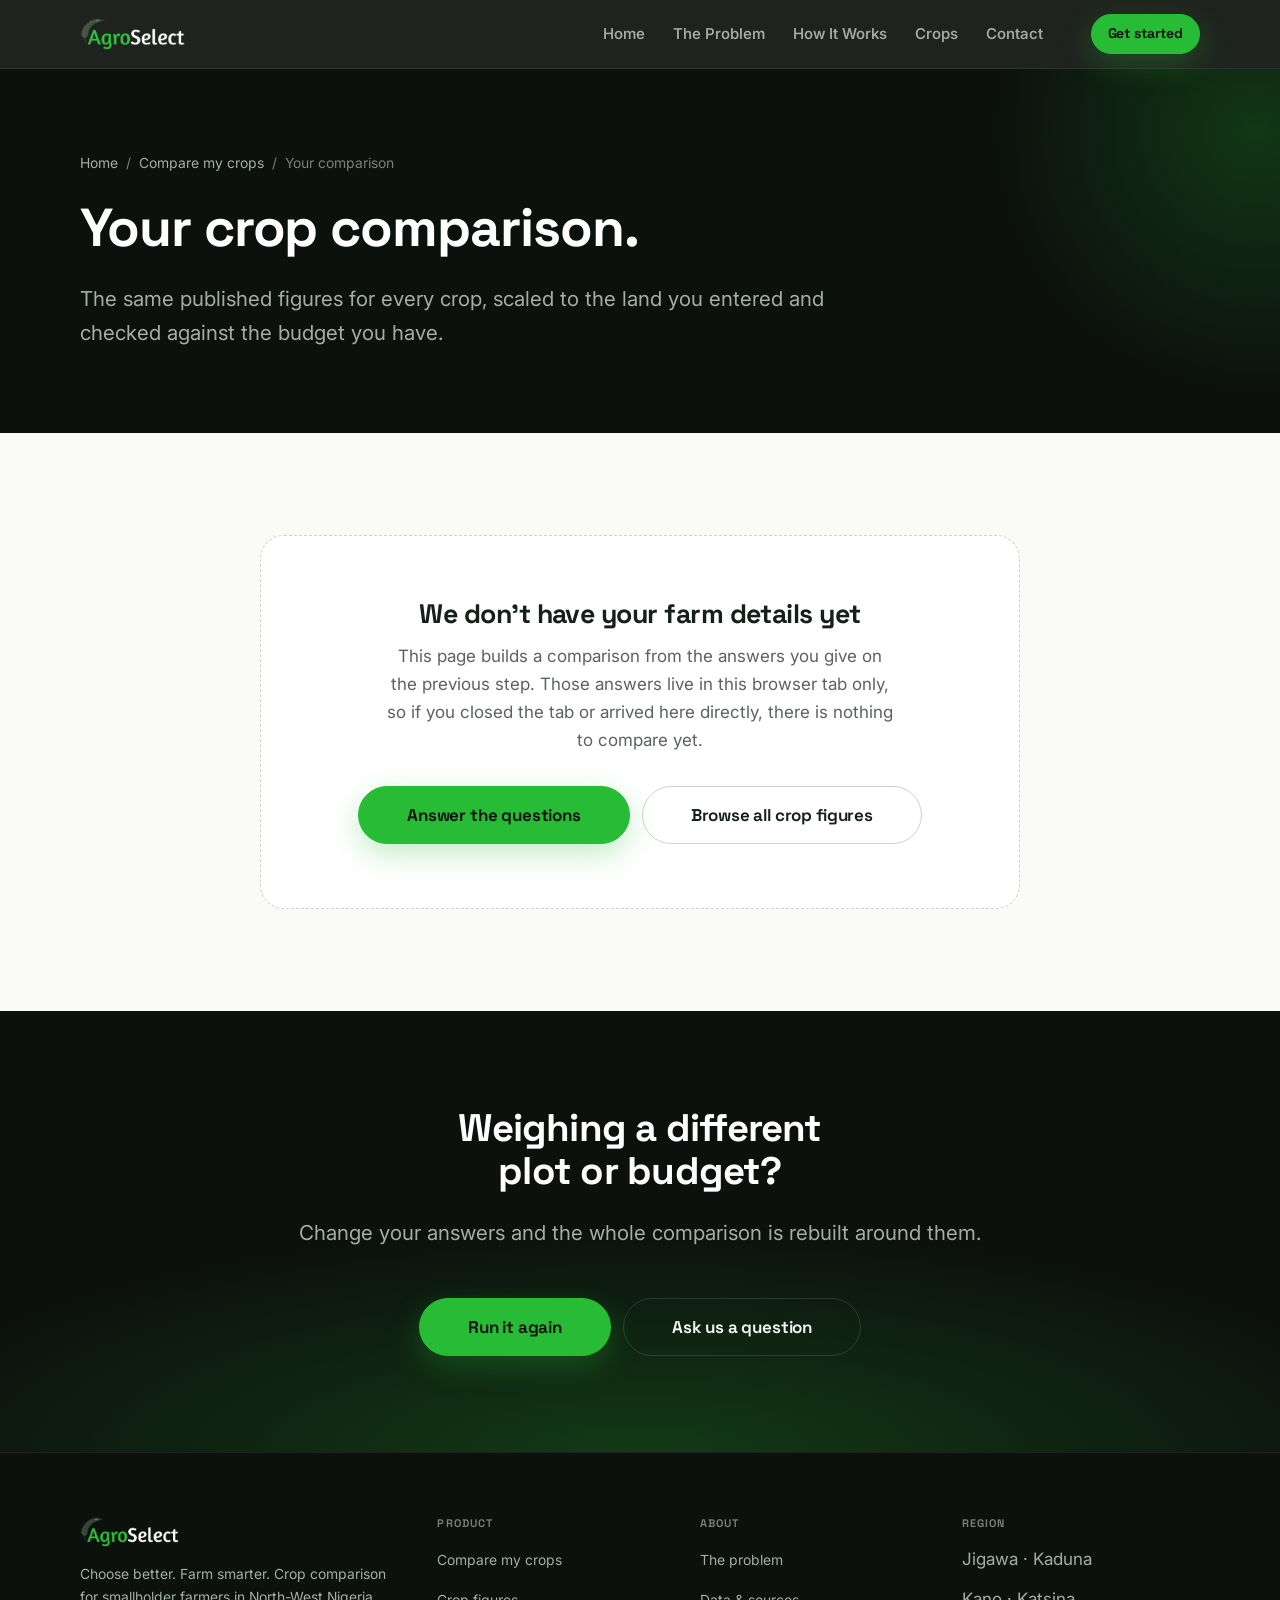
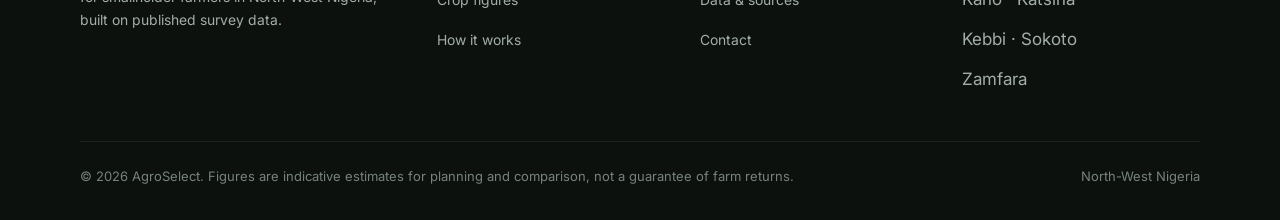
<file: results.html>
<!DOCTYPE html>
<html lang="en">
<head>
  <meta charset="UTF-8">
  <meta name="viewport" content="width=device-width, initial-scale=1">
  <meta name="theme-color" content="#0C110D">

  <link rel="icon" href="favicon.svg" type="image/svg+xml">
  <link rel="icon" href="assets/favicon-32.png" sizes="32x32" type="image/png">
  <link rel="apple-touch-icon" href="assets/apple-touch-icon.png">
  <link rel="manifest" href="site.webmanifest">

  <link rel="preconnect" href="https://fonts.googleapis.com">
  <link rel="preconnect" href="https://fonts.gstatic.com" crossorigin>
  <link rel="preload" as="style"
        href="https://fonts.googleapis.com/css2?family=Inter:wght@400;500;550;600;650&family=Space+Grotesk:wght@500;600;700&display=swap">
  <link rel="stylesheet"
        href="https://fonts.googleapis.com/css2?family=Inter:wght@400;500;550;600;650&family=Space+Grotesk:wght@500;600;700&display=swap">
  <link rel="stylesheet" href="css/agroselect.css">
  <title>Your crop comparison | AgroSelect</title>
  <meta name="description" content="Your crops ranked by indicative return for your own plot size and budget, using published North-West Nigeria survey figures.">
  <meta name="robots" content="noindex">
  <link rel="canonical" href="https://agroselect.ng/results.html">
  <meta property="og:type" content="website">
  <meta property="og:site_name" content="AgroSelect">
  <meta property="og:title" content="Your crop comparison | AgroSelect">
  <meta property="og:description" content="Your crops ranked by indicative return for your own plot size and budget.">
  <meta property="og:url" content="https://agroselect.ng/results.html">
  <meta property="og:image" content="https://agroselect.ng/assets/og-image.jpg">
  <meta property="og:image:width" content="1200">
  <meta property="og:image:height" content="630">
  <meta name="twitter:card" content="summary_large_image">
  <meta name="twitter:title" content="Your crop comparison | AgroSelect">
  <meta name="twitter:description" content="Your crops ranked by indicative return for your own plot size and budget.">
  <meta name="twitter:image" content="https://agroselect.ng/assets/og-image.jpg">
</head>

<body>
  <a class="skip-link" href="#main">Skip to content</a>

  <header class="site-header">
    <div class="wrap header-inner">
      <a class="brand-logo" href="index.html" aria-label="AgroSelect  home">
        <img src="assets/logo-dark.png" srcset="assets/logo-dark.png 1x, assets/logo-dark@2x.png 2x"
             width="99" height="30" alt="AgroSelect">
      </a>

      <button class="nav-toggle" type="button" aria-expanded="false"
              aria-controls="site-nav" aria-label="Menu"><span></span></button>

      <nav class="site-nav" id="site-nav" aria-label="Main">
        <a href="index.html">Home</a>
        <a href="problem.html">The Problem</a>
        <a href="how-it-works.html">How It Works</a>
        <a href="crops.html">Crops</a>
        <a href="contact.html">Contact</a>
        <a class="btn btn-primary btn-sm nav-cta" href="get-started.html" aria-current="page">Get started</a>
      </nav>

      <a class="btn btn-primary btn-sm header-cta" href="get-started.html" aria-current="page">Get started</a>
    </div>
  </header>

  <main id="main">

    <div class="print-only print-brand" aria-hidden="true">
      <img src="assets/logo-light.png" srcset="assets/logo-light.png 1x, assets/logo-light@2x.png 2x"
           width="99" height="30" alt="">
    </div>

    <section class="page-head">
      <div class="wrap">
        <nav class="breadcrumb" aria-label="Breadcrumb">
          <a href="index.html">Home</a>
          <span aria-hidden="true">/</span>
          <a href="get-started.html">Compare my crops</a>
          <span aria-hidden="true">/</span>
          <span>Your comparison</span>
        </nav>
        <h1>Your crop comparison.</h1>
        <p>
          The same published figures for every crop, scaled to the land you entered
          and checked against the budget you have.
        </p>
      </div>
    </section>

    <!-- Shown when someone lands here without filling the form. -->
    <section class="section section-paper" id="results-empty" hidden>
      <div class="wrap-narrow">
        <div class="empty-state">
          <h2>We don't have your farm details yet</h2>
          <p>
            This page builds a comparison from the answers you give on the previous
            step. Those answers live in this browser tab only, so if you closed the
            tab or arrived here directly, there is nothing to compare yet.
          </p>
          <div class="btn-row">
            <a class="btn btn-primary btn-lg" href="get-started.html">Answer the questions</a>
            <a class="btn btn-outline btn-lg" href="crops.html">Browse all crop figures</a>
          </div>
        </div>
      </div>
    </section>

    <div id="results-root" hidden>

      <!-- ================= SUMMARY + WINNER ================= -->
      <section class="section-tight section-paper">
        <div class="wrap">
          <dl class="result-summary" id="result-context"></dl>

          <div class="winner-card" id="result-winner"></div>

          <div class="notice notice-plain" id="result-soil" hidden>
            <svg viewBox="0 0 24 24" fill="none" stroke="currentColor" stroke-width="2" stroke-linecap="round" stroke-linejoin="round" aria-hidden="true"><path d="M2 22h20"/><path d="M4 22V10l8-6 8 6v12"/></svg>
            <div>
              <strong>Your soil notes:</strong>
              <span id="result-soil-text"></span>
              Soil is not part of the survey figures, so it does not change the numbers 
              but weigh it yourself before you commit the land.
            </div>
          </div>
        </div>
      </section>

      <!-- ================= TABLE ================= -->
      <section class="section-tight section-paper">
        <div class="wrap">
          <div class="section-head mb-5">
            <p class="eyebrow">Side by side</p>
            <h2>Every crop you picked, on the same measures.</h2>
          </div>

          <div class="table-scroll">
            <table class="data data-compact">
              <caption class="visually-hidden">
                Your selected crops ranked by indicative return for your plot size,
                showing expected harvest, production cost, revenue, return, return per
                naira spent, and whether the cost fits your budget.
              </caption>
              <thead>
                <tr>
                  <th scope="col">Crop</th>
                  <th scope="col">Harvest</th>
                  <th scope="col">Cost</th>
                  <th scope="col">Revenue</th>
                  <th scope="col">Return</th>
                  <th scope="col">Per ₦1</th>
                  <th scope="col">Budget</th>
                </tr>
              </thead>
              <tbody id="result-table-body"></tbody>
            </table>
          </div>

          <p class="table-caption">
            All figures are for the plot size you entered. Return per ₦1 spent is
            useful when your budget is tight: it shows which crop works your money
            hardest, regardless of the total.
          </p>

          <div class="btn-row mt-6">
            <a class="btn btn-primary" href="get-started.html">Change my answers</a>
            <button class="btn btn-outline" type="button" id="print-results">
              <svg width="16" height="16" viewBox="0 0 24 24" fill="none" stroke="currentColor" stroke-width="2" stroke-linecap="round" stroke-linejoin="round" aria-hidden="true"><path d="M6 9V2h12v7M6 18H4a2 2 0 0 1-2-2v-5a2 2 0 0 1 2-2h16a2 2 0 0 1 2 2v5a2 2 0 0 1-2 2h-2"/><path d="M6 14h12v8H6z"/></svg>
              Print or save as PDF
            </button>
            <a class="btn btn-outline" href="crops.html">See how each figure was worked out</a>
          </div>
        </div>
      </section>

      <!-- ================= PER-CROP NOTES ================= -->
      <section class="section section-paper-2">
        <div class="wrap">
          <div class="section-head">
            <p class="eyebrow">Before you decide</p>
            <h2>What the numbers don't tell you.</h2>
            <p>
              Timing, risk and water are the things that turn an indicative return into
              a real one. Read these against your own land.
            </p>
          </div>

          <div class="detail-grid" id="result-notes"></div>

          <div class="notice mt-6">
            <svg viewBox="0 0 24 24" fill="none" stroke="currentColor" stroke-width="2" stroke-linecap="round" stroke-linejoin="round" aria-hidden="true"><path d="M12 9v4M12 17h.01"/><path d="M10.3 3.9 1.8 18a2 2 0 0 0 1.7 3h17a2 2 0 0 0 1.7-3L13.7 3.9a2 2 0 0 0-3.4 0Z"/></svg>
            <div>
              <strong>Important:</strong> these are indicative estimates built from the
              NAERLS 2024 wet-season survey and July 2024 North-West market prices, scaled
              to the plot size you entered. They are not guaranteed farm profits. Prices
              move, rains fail, pests arrive, and your soil is your own. Treat this as one
              input into your decision, alongside your extension officer and your own
              knowledge of your land.
            </div>
          </div>
        </div>
      </section>

    </div>

    <section class="cta-band">
      <div class="wrap">
        <h2>Weighing a different plot or budget?</h2>
        <p>Change your answers and the whole comparison is rebuilt around them.</p>
        <div class="btn-row">
          <a class="btn btn-primary btn-lg" href="get-started.html">Run it again</a>
          <a class="btn btn-ghost-light btn-lg" href="contact.html">Ask us a question</a>
        </div>
      </div>
    </section>

  </main>

  <footer class="site-footer">
    <div class="wrap">
      <div class="footer-grid">
        <div class="footer-brand">
          <img src="assets/logo-dark.png" srcset="assets/logo-dark.png 1x, assets/logo-dark@2x.png 2x"
               width="99" height="30" alt="AgroSelect">
          <p>Choose better. Farm smarter. Crop comparison for smallholder farmers
             in North-West Nigeria, built on published survey data.</p>
        </div>

        <div class="footer-col">
          <h3>Product</h3>
          <ul>
            <li><a href="get-started.html">Compare my crops</a></li>
            <li><a href="crops.html">Crop figures</a></li>
            <li><a href="how-it-works.html">How it works</a></li>
          </ul>
        </div>

        <div class="footer-col">
          <h3>About</h3>
          <ul>
            <li><a href="problem.html">The problem</a></li>
            <li><a href="crops.html#sources">Data &amp; sources</a></li>
            <li><a href="contact.html">Contact</a></li>
          </ul>
        </div>

        <div class="footer-col">
          <h3>Region</h3>
          <ul>
            <li>Jigawa &middot; Kaduna</li>
            <li>Kano &middot; Katsina</li>
            <li>Kebbi &middot; Sokoto</li>
            <li>Zamfara</li>
          </ul>
        </div>
      </div>

      <div class="footer-bottom">
        <p>&copy; <span data-year>2026</span> AgroSelect. Figures are indicative estimates for
           planning and comparison, not a guarantee of farm returns.</p>
        <p>North-West Nigeria</p>
      </div>
    </div>
  </footer>
  <script src="js/crops.js"></script>
  <script src="js/site.js"></script>
</body>
</html>
</file>
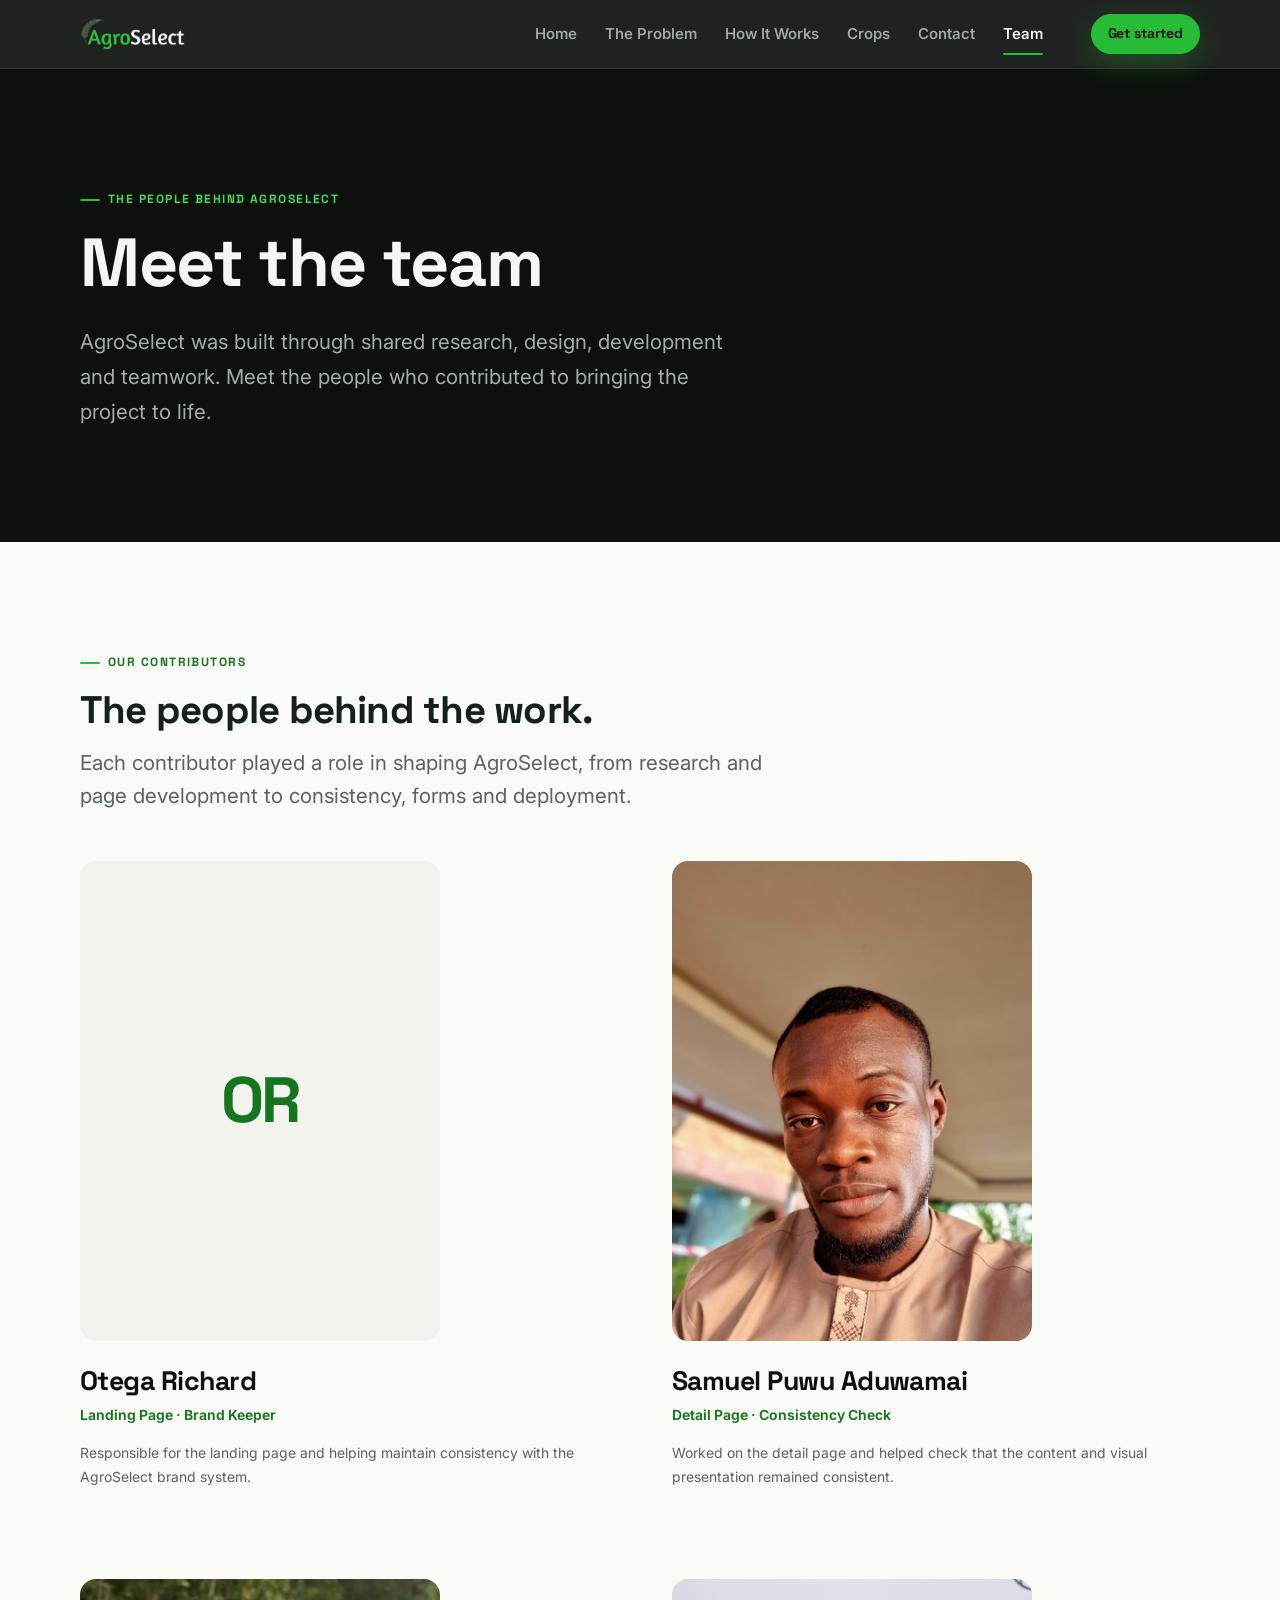
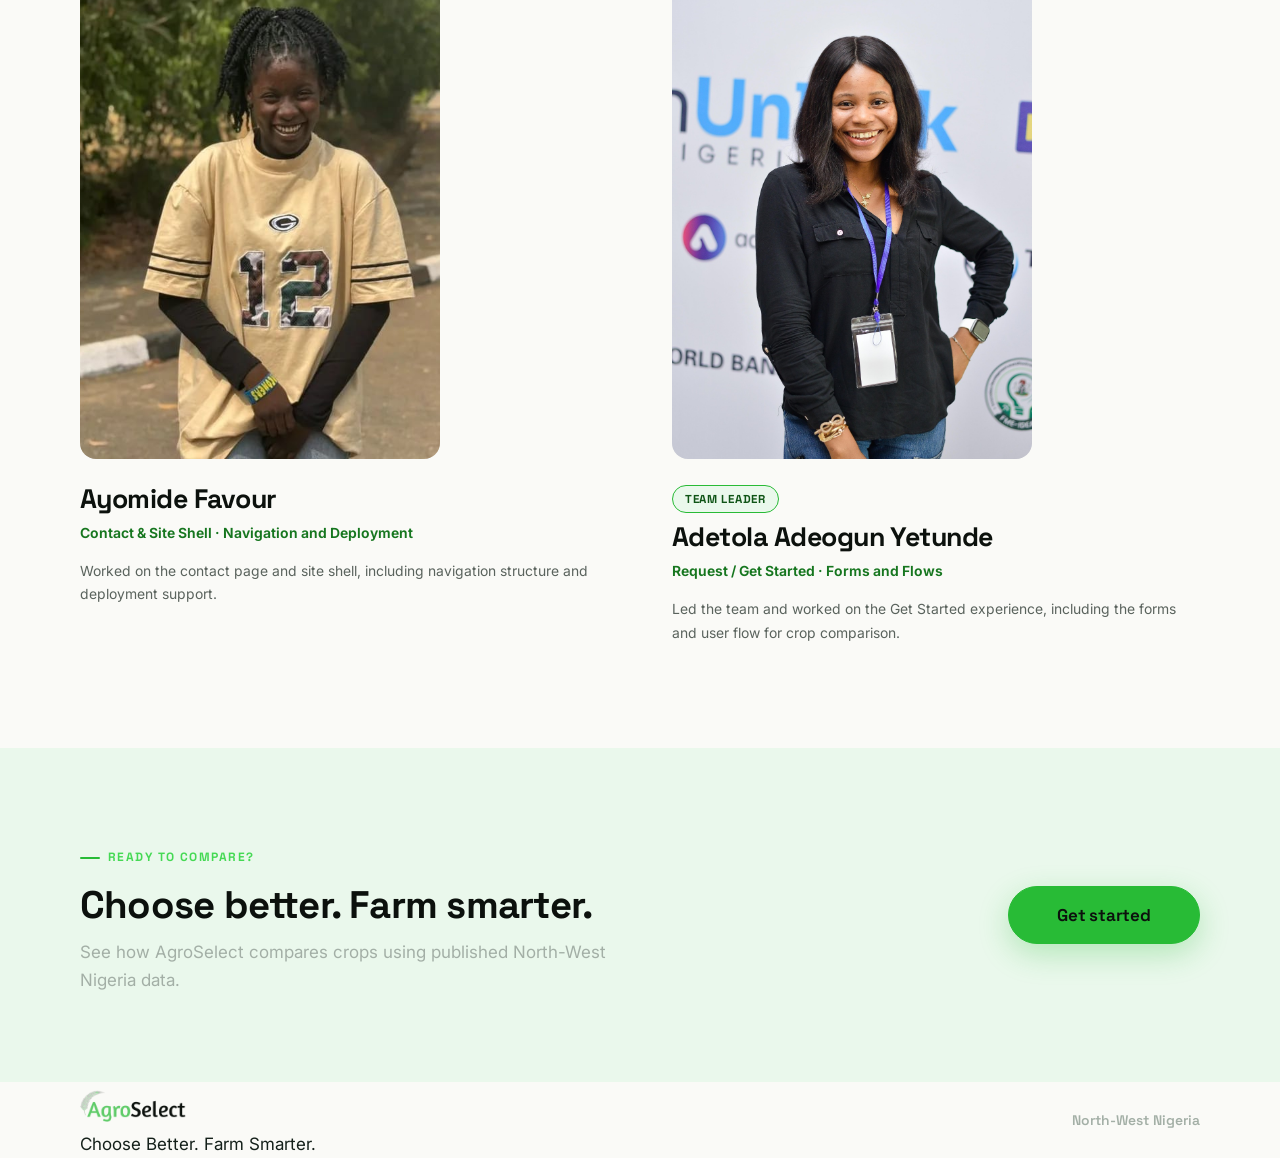
<file: team.html>
<!DOCTYPE html>
<html lang="en">
<head>
  <meta charset="UTF-8">
  <meta name="viewport" content="width=device-width, initial-scale=1">
  <meta name="theme-color" content="#0C110D">

  <link rel="icon" href="favicon.svg" type="image/svg+xml">
  <link rel="icon" href="assets/favicon-32.png" sizes="32x32" type="image/png">
  <link rel="apple-touch-icon" href="assets/apple-touch-icon.png">
  <link rel="manifest" href="site.webmanifest">

  <link rel="preconnect" href="https://fonts.googleapis.com">
  <link rel="preconnect" href="https://fonts.gstatic.com" crossorigin>
  <link
    rel="stylesheet"
    href="https://fonts.googleapis.com/css2?family=Inter:wght@400;500;550;600;650&family=Space+Grotesk:wght@500;600;700&display=swap"
  >

  <link rel="stylesheet" href="css/agroselect.css">
  <link rel="stylesheet" href="css/css/team.css">

  <title>Our Team | AgroSelect</title>

  <meta
    name="description"
    content="Meet the team behind AgroSelect, a crop decision-support platform for smallholder farmers in North-West Nigeria."
  >
</head>

<body>

  <a class="skip-link" href="#main">Skip to content</a>

  <!-- ================= HEADER ================= -->
  <header class="site-header">
    <div class="wrap header-inner">

      <a class="brand-logo" href="index.html" aria-label="AgroSelect home">
        <img
          src="assets/logo-dark.png"
          srcset="assets/logo-dark.png 1x, assets/logo-dark@2x.png 2x"
          width="99"
          height="30"
          alt="AgroSelect"
        >
      </a>

      <button
        class="nav-toggle"
        type="button"
        aria-expanded="false"
        aria-controls="site-nav"
        aria-label="Menu"
      >
        <span></span>
      </button>

      <nav class="site-nav" id="site-nav" aria-label="Main">
        <a href="index.html">Home</a>
        <a href="problem.html">The Problem</a>
        <a href="how-it-works.html">How It Works</a>
        <a href="crops.html">Crops</a>
        <a href="contact.html">Contact</a>
        <a href="team.html" aria-current="page">Team</a>
        <a class="btn btn-primary btn-sm nav-cta" href="get-started.html">
          Get started
        </a>
      </nav>

      <a class="btn btn-primary btn-sm header-cta" href="get-started.html">
        Get started
      </a>

    </div>
  </header>


  <!-- ================= MAIN ================= -->
  <main id="main">

    <!-- TEAM HERO -->
    <section class="team-hero section-dark">
      <div class="wrap">

        <div class="team-hero-content">

          <p class="eyebrow">THE PEOPLE BEHIND AGROSELECT</p>

          <h1>
            Meet the team
          </h1>

          <p class="team-intro">
            AgroSelect was built through shared research, design, development
            and teamwork. Meet the people who contributed to bringing the
            project to life.
          </p>

        </div>

      </div>
    </section>


    <!-- TEAM MEMBERS -->
    <section class="section section-paper" aria-labelledby="team-heading">

      <div class="wrap">

        <div class="section-head team-section-head">
          <p class="eyebrow">OUR CONTRIBUTORS</p>

          <h2 id="team-heading">
            The people behind the work.
          </h2>

          <p>
            Each contributor played a role in shaping AgroSelect, from
            research and page development to consistency, forms and
            deployment.
          </p>
        </div>


        <div class="team-grid">


          <!-- OTEGA -->
          <article class="team-card">

            <div
              class="team-photo placeholder"
              aria-label="Photo coming soon"
            >
              OR
            </div>

            <div class="team-content">

              <h3>Otega Richard</h3>

              <p class="team-role">
                Landing Page · Brand Keeper
              </p>

              <p>
                Responsible for the landing page and helping maintain
                consistency with the AgroSelect brand system.
              </p>

            </div>

          </article>


          <!-- SAMUEL -->
          <article class="team-card">

            <div class="team-photo">

              <img
                src="assets/ASP.jpeg"
                alt="Samuel Puwu Aduwamai"
              >

            </div>

            <div class="team-content">

              <h3>Samuel Puwu Aduwamai</h3>

              <p class="team-role">
                Detail Page · Consistency Check
              </p>

              <p>
                Worked on the detail page and helped check that the
                content and visual presentation remained consistent.
              </p>

            </div>

          </article>


          <!-- AYOMIDE -->
          <article class="team-card">

            <div class="team-photo">

              <img
                src="assets/ayomide.jpg"
                alt="Ayomide Favour"
              >

            </div>

            <div class="team-content">

              <h3>Ayomide Favour</h3>

              <p class="team-role">
                Contact &amp; Site Shell · Navigation and Deployment
              </p>

              <p>
                Worked on the contact page and site shell, including
                navigation structure and deployment support.
              </p>

            </div>

          </article>


          <!-- ADETOLA -->
          <article class="team-card team-card-leader">

            <div class="team-photo">

              <img
                src="assets/adetola.jpg"
                alt="Adetola Adeogun Yetunde"
              >

            </div>

            <div class="team-content">

              <span class="leader-label">TEAM LEADER</span>

              <h3>Adetola Adeogun Yetunde</h3>

              <p class="team-role">
                Request / Get Started · Forms and Flows
              </p>

              <p>
                Led the team and worked on the Get Started experience,
                including the forms and user flow for crop comparison.
              </p>

            </div>

          </article>


        </div>

      </div>

    </section>


    <!-- CTA -->
    <section class="section-dark team-cta">
      <div class="wrap">

        <div class="team-cta-inner">

          <div>
            <p class="eyebrow">READY TO COMPARE?</p>

            <h2>
              Choose better. Farm smarter.
            </h2>

            <p>
              See how AgroSelect compares crops using published
              North-West Nigeria data.
            </p>
          </div>

          <a class="btn btn-primary btn-lg" href="get-started.html">
            Get started
          </a>

        </div>

      </div>
    </section>

  </main>


  <!-- ================= FOOTER ================= -->
  <footer class="team-footer">
    <div class="wrap">

      <div class="team-footer-inner">

        <div class="team-footer-brand">

          <a class="brand-logo" href="index.html" aria-label="AgroSelect home">
            <img
              src="assets/logo-light.png"
              srcset="assets/logo-light.png 1x, assets/logo-light@2x.png 2x"
              width="99"
              height="30"
              alt="AgroSelect"
            >
          </a>

          <p>
            Choose Better. Farm Smarter.
          </p>

        </div>

        <p class="footer-location">
          North-West Nigeria
        </p>

      </div>

    </div>
  </footer>

<script src="js/site.js" defer></script>
</body>
</html>
</file>
<file: css/agroselect.css>
/* ==========================================================================
   AgroSelect — Design System
   One stylesheet for the whole site.

   Brand is taken directly from the logo: a vivid leaf green (#28BB36) and a
   near-black ink, with warm paper for reading surfaces. Dark sections carry
   the logo lockup exactly as drawn; light sections carry the ink variant.
   ========================================================================== */

/* --------------------------------------------------------------------------
   1. Tokens
   -------------------------------------------------------------------------- */

:root {
  /* Brand ---------------------------------------------------------------- */
  --green:        #28BB36;   /* sampled from the logo mark */
  --green-bright: #45D954;
  --green-600:    #1E9C2A;   /* green text on paper */
  --green-700:    #16761F;
  --green-800:    #0F5416;
  --green-tint:   #EAF8EC;
  --green-tint-2: #D4F1D9;

  /* Ink & surfaces -------------------------------------------------------- */
  --ink:          #0C110D;
  --ink-900:      #121A14;
  --ink-800:      #1A241C;
  --ink-700:      #243127;
  --paper:        #FAFAF7;
  --paper-2:      #F3F3EE;
  --white:        #FFFFFF;

  /* Text ------------------------------------------------------------------ */
  --text:         #14201A;
  --text-muted:   #5A635D;
  --text-faint:   #808A83;
  --on-dark:      #F4F6F2;
  --on-dark-mut:  #A3AFA6;
  --on-dark-faint:#77837A;

  /* Lines ----------------------------------------------------------------- */
  --line:         #E4E3DB;
  --line-strong:  #D2D1C7;
  --line-dark:    rgba(255, 255, 255, .12);
  --line-dark-2:  rgba(255, 255, 255, .07);

  /* Signal ---------------------------------------------------------------- */
  --amber:        #C97A09;
  --amber-tint:   #FDF3E0;
  --amber-line:   #F0D9AC;
  --red:          #B3261E;
  --red-tint:     #FDECEA;
  --red-line:     #F3C9C5;

  /* Type ------------------------------------------------------------------ */
  --font-display: 'Space Grotesk', ui-sans-serif, system-ui, sans-serif;
  --font-body:    'Inter', ui-sans-serif, system-ui, -apple-system, 'Segoe UI', sans-serif;

  --step--1: clamp(.8125rem, .79rem + .1vw, .875rem);
  --step-0:  clamp(1rem, .97rem + .14vw, 1.0625rem);
  --step-1:  clamp(1.125rem, 1.07rem + .27vw, 1.3125rem);
  --step-2:  clamp(1.375rem, 1.27rem + .5vw, 1.75rem);
  --step-3:  clamp(1.75rem, 1.52rem + 1.1vw, 2.5rem);
  --step-4:  clamp(2.125rem, 1.7rem + 2.05vw, 3.5rem);
  --step-5:  clamp(2.5rem, 1.85rem + 3.1vw, 4.25rem);

  /* Space ----------------------------------------------------------------- */
  --s-1:  4px;
  --s-2:  8px;
  --s-3:  12px;
  --s-4:  16px;
  --s-5:  24px;
  --s-6:  32px;
  --s-7:  48px;
  --s-8:  64px;
  --s-9:  96px;
  --s-10: 128px;

  /* Shape & motion -------------------------------------------------------- */
  --r-sm:  6px;
  --r-md:  10px;
  --r-lg:  16px;
  --r-xl:  24px;
  --r-pill: 999px;

  --shadow-sm: 0 1px 2px rgba(12, 17, 13, .06), 0 1px 1px rgba(12, 17, 13, .04);
  --shadow-md: 0 4px 16px rgba(12, 17, 13, .07), 0 1px 3px rgba(12, 17, 13, .05);
  --shadow-lg: 0 18px 48px rgba(12, 17, 13, .12), 0 4px 12px rgba(12, 17, 13, .06);
  --shadow-green: 0 10px 30px rgba(40, 187, 54, .28);

  --ease: cubic-bezier(.2, .7, .3, 1);
  --t-fast: 130ms var(--ease);
  --t-mid:  240ms var(--ease);

  --wrap: 1120px;
  --wrap-narrow: 760px;
  --header-h: 68px;
}

/* --------------------------------------------------------------------------
   2. Reset & base
   -------------------------------------------------------------------------- */

*, *::before, *::after { box-sizing: border-box; }

* { margin: 0; }

html {
  -webkit-text-size-adjust: 100%;
  scroll-behavior: smooth;
  scroll-padding-top: calc(var(--header-h) + 16px);
}

body {
  background: var(--paper);
  color: var(--text);
  font-family: var(--font-body);
  font-size: var(--step-0);
  line-height: 1.65;
  font-feature-settings: 'kern', 'liga';
  -webkit-font-smoothing: antialiased;
  -moz-osx-font-smoothing: grayscale;
  overflow-wrap: break-word;
}

img, svg, video { display: block; max-width: 100%; height: auto; }

h1, h2, h3, h4 {
  font-family: var(--font-display);
  font-weight: 700;
  line-height: 1.1;
  letter-spacing: -.02em;
  text-wrap: balance;
}

h1 { font-size: var(--step-4); }
h2 { font-size: var(--step-3); }
h3 { font-size: var(--step-2); }
h4 { font-size: var(--step-1); }

p  { text-wrap: pretty; }

a { color: var(--green-700); text-decoration-thickness: 1px; text-underline-offset: 3px; }
a:hover { color: var(--green-800); }

button, input, select, textarea { font: inherit; color: inherit; }
button { cursor: pointer; }

ul, ol { padding-left: 1.15em; }

strong, b { font-weight: 650; }

:focus-visible {
  outline: 3px solid var(--green);
  outline-offset: 2px;
  border-radius: var(--r-sm);
}

::selection { background: var(--green-tint-2); color: var(--ink); }

/* Numbers should line up in every table and metric on the site. */
.num, table td, table th, .metric-value, .stat-value {
  font-variant-numeric: tabular-nums;
  font-feature-settings: 'tnum';
}

@media (prefers-reduced-motion: reduce) {
  html { scroll-behavior: auto; }
  *, *::before, *::after {
    animation-duration: .01ms !important;
    animation-iteration-count: 1 !important;
    transition-duration: .01ms !important;
  }
}

/* --------------------------------------------------------------------------
   3. Layout primitives
   -------------------------------------------------------------------------- */

.wrap {
  width: min(var(--wrap), 100% - 2 * var(--s-5));
  margin-inline: auto;
}

.wrap-narrow { width: min(var(--wrap-narrow), 100% - 2 * var(--s-5)); margin-inline: auto; }

.section        { padding-block: clamp(56px, 8vw, 104px); }
.section-tight  { padding-block: clamp(40px, 5vw, 64px); }

.section-paper  { background: var(--paper); }
.section-paper-2{ background: var(--paper-2); }
.section-white  { background: var(--white); }
.section-dark   { background: var(--ink); color: var(--on-dark); }
.section-dark h1, .section-dark h2, .section-dark h3, .section-dark h4 { color: var(--on-dark); }
.section-dark p:not(.eyebrow) { color: var(--on-dark-mut); }
.section-dark a:not(.btn) { color: var(--green-bright); }

.section + .section-paper,
.section-paper + .section-paper { border-top: 1px solid var(--line); }

.skip-link {
  position: absolute;
  left: var(--s-4); top: var(--s-4);
  z-index: 200;
  padding: var(--s-3) var(--s-5);
  background: var(--green);
  color: var(--ink);
  font-weight: 650;
  border-radius: var(--r-sm);
  transform: translateY(-160%);
  transition: transform var(--t-fast);
}
.skip-link:focus { transform: translateY(0); }

.stack > * + * { margin-top: var(--s-4); }
.center { text-align: center; }
.center .section-head { margin-inline: auto; }

/* --------------------------------------------------------------------------
   4. Section headings
   -------------------------------------------------------------------------- */

.eyebrow {
  display: inline-flex;
  align-items: center;
  gap: var(--s-2);
  margin-bottom: var(--s-4);
  color: var(--green-700);
  font-family: var(--font-display);
  font-size: .75rem;
  font-weight: 700;
  letter-spacing: .12em;
  text-transform: uppercase;
}
.eyebrow::before {
  content: "";
  width: 20px; height: 2px;
  background: var(--green);
  border-radius: 2px;
}
.section-dark .eyebrow { color: var(--green-bright); }

.section-head { max-width: 62ch; margin-bottom: var(--s-7); }
.section-head p:not(.eyebrow) {
  margin-top: var(--s-4);
  font-size: var(--step-1);
  color: var(--text-muted);
  line-height: 1.6;
}
.section-dark .section-head p:not(.eyebrow) { color: var(--on-dark-mut); }

.lede { font-size: var(--step-1); color: var(--text-muted); line-height: 1.6; }

.accent { color: var(--green-600); }
.section-dark .accent, .hero .accent { color: var(--green-bright); }

/* --------------------------------------------------------------------------
   5. Buttons
   -------------------------------------------------------------------------- */

.btn {
  display: inline-flex;
  align-items: center;
  justify-content: center;
  gap: var(--s-2);
  min-height: 50px;
  padding: 0 var(--s-6);
  border: 1.5px solid transparent;
  border-radius: var(--r-pill);
  font-family: var(--font-display);
  font-size: 1rem;
  font-weight: 650;
  letter-spacing: -.01em;
  text-decoration: none;
  white-space: nowrap;
  transition: background-color var(--t-fast), border-color var(--t-fast),
              color var(--t-fast), transform var(--t-fast), box-shadow var(--t-fast);
}
.btn:active { transform: translateY(1px); }
.btn svg { flex: 0 0 auto; }

.btn-primary {
  background: var(--green);
  border-color: var(--green);
  color: var(--ink);
  box-shadow: var(--shadow-green);
}
.btn-primary:hover { background: var(--green-bright); border-color: var(--green-bright); color: var(--ink); }

.btn-dark {
  background: var(--ink);
  border-color: var(--ink);
  color: var(--on-dark);
}
.btn-dark:hover { background: var(--ink-800); border-color: var(--ink-800); color: var(--white); }

.btn-outline {
  background: transparent;
  border-color: var(--line-strong);
  color: var(--text);
}
.btn-outline:hover { border-color: var(--ink); background: var(--white); color: var(--ink); }

.btn-ghost-light {
  background: transparent;
  border-color: var(--line-dark);
  color: var(--on-dark);
}
.btn-ghost-light:hover { border-color: rgba(255,255,255,.4); background: rgba(255,255,255,.06); color: var(--white); }

.btn-lg { min-height: 58px; padding: 0 var(--s-7); font-size: 1.0625rem; }
.btn-sm { min-height: 40px; padding: 0 var(--s-4); font-size: .875rem; }
.btn-block { width: 100%; }

.btn-row {
  display: flex;
  flex-wrap: wrap;
  gap: var(--s-3);
  align-items: center;
}

/* --------------------------------------------------------------------------
   6. Header
   -------------------------------------------------------------------------- */

.site-header {
  position: sticky;
  top: 0;
  z-index: 100;
  background: rgba(12, 17, 13, .92);
  backdrop-filter: saturate(160%) blur(12px);
  -webkit-backdrop-filter: saturate(160%) blur(12px);
  border-bottom: 1px solid var(--line-dark-2);
}

.header-inner {
  display: flex;
  align-items: center;
  gap: var(--s-5);
  min-height: var(--header-h);
}

.brand-logo {
  display: inline-flex;
  align-items: center;
  flex: 0 0 auto;
  margin-right: auto;
  padding: var(--s-2) 0;
  text-decoration: none;
}
.brand-logo img { height: 32px; width: auto; }

.site-nav {
  display: flex;
  align-items: center;
  gap: var(--s-1);
}

.site-nav a {
  position: relative;
  padding: var(--s-2) var(--s-3);
  border-radius: var(--r-sm);
  color: var(--on-dark-mut);
  font-size: .9375rem;
  font-weight: 550;
  text-decoration: none;
  transition: color var(--t-fast), background-color var(--t-fast);
}
.site-nav a:hover { color: var(--on-dark); background: rgba(255,255,255,.06); }
.site-nav a[aria-current="page"] { color: var(--white); }
.site-nav a[aria-current="page"]::after {
  content: "";
  position: absolute;
  left: var(--s-3); right: var(--s-3);
  bottom: -1px;
  height: 2px;
  border-radius: 2px;
  background: var(--green);
}

.header-cta { flex: 0 0 auto; margin-left: var(--s-3); }

.nav-toggle {
  display: none;
  align-items: center;
  justify-content: center;
  width: 44px; height: 44px;
  margin-left: auto;
  background: transparent;
  border: 1px solid var(--line-dark);
  border-radius: var(--r-sm);
  color: var(--on-dark);
}
.nav-toggle span {
  position: relative;
  display: block;
  width: 18px; height: 1.5px;
  background: currentColor;
  transition: transform var(--t-fast), background-color var(--t-fast);
}
.nav-toggle span::before,
.nav-toggle span::after {
  content: "";
  position: absolute; left: 0;
  width: 18px; height: 1.5px;
  background: currentColor;
  transition: transform var(--t-fast), top var(--t-fast);
}
.nav-toggle span::before { top: -6px; }
.nav-toggle span::after  { top: 6px; }
.nav-toggle[aria-expanded="true"] span { background: transparent; }
.nav-toggle[aria-expanded="true"] span::before { top: 0; transform: rotate(45deg); }
.nav-toggle[aria-expanded="true"] span::after  { top: 0; transform: rotate(-45deg); }

@media (max-width: 900px) {
  .nav-toggle { display: inline-flex; }

  .site-nav {
    position: absolute;
    left: 0; right: 0;
    top: 100%;
    flex-direction: column;
    align-items: stretch;
    gap: 0;
    padding: var(--s-3) var(--s-5) var(--s-5);
    background: var(--ink);
    border-bottom: 1px solid var(--line-dark-2);
    box-shadow: var(--shadow-lg);
    display: none;
  }
  .site-nav.is-open { display: flex; }

  .site-nav a {
    padding: var(--s-4) var(--s-3);
    border-bottom: 1px solid var(--line-dark-2);
    border-radius: 0;
    font-size: 1.0625rem;
  }
  .site-nav a[aria-current="page"]::after { left: 0; right: auto; bottom: auto; top: 50%;
    width: 3px; height: 20px; transform: translateY(-50%); }

  .header-cta { display: none; }
  .site-nav .nav-cta { display: inline-flex; margin-top: var(--s-4); }
}

.nav-cta { display: none; }

/* --------------------------------------------------------------------------
   7. Hero
   -------------------------------------------------------------------------- */

.hero {
  position: relative;
  overflow: hidden;
  background: var(--ink);
  color: var(--on-dark);
  padding-block: clamp(64px, 9vw, 128px);
}

/* Soft green light source, top-right — echoes the leaf in the logo. */
.hero::before {
  content: "";
  position: absolute;
  inset: -30% -10% auto auto;
  width: min(760px, 90vw);
  aspect-ratio: 1;
  background: radial-gradient(circle, rgba(40,187,54,.30) 0%, rgba(40,187,54,.10) 42%, transparent 68%);
  pointer-events: none;
}

/* Faint furrow lines, like set-out rows in a field. */
.hero::after {
  content: "";
  position: absolute;
  inset: 0;
  background-image: linear-gradient(90deg, rgba(255,255,255,.045) 1px, transparent 1px);
  background-size: 72px 100%;
  mask-image: linear-gradient(180deg, transparent, #000 30%, #000 70%, transparent);
  -webkit-mask-image: linear-gradient(180deg, transparent, #000 30%, #000 70%, transparent);
  pointer-events: none;
}

.hero .wrap { position: relative; z-index: 1; }

/* Hero flows straight into a dark band — drop the doubled padding between them. */
.hero + .section-dark { padding-top: 0; }

.hero-grid {
  display: grid;
  grid-template-columns: minmax(0, 1.05fr) minmax(0, .95fr);
  gap: clamp(40px, 6vw, 80px);
  align-items: center;
}

.hero h1 {
  font-size: var(--step-5);
  letter-spacing: -.035em;
  color: var(--white);
}

.hero-lede {
  max-width: 52ch;
  margin-top: var(--s-5);
  font-size: var(--step-1);
  color: var(--on-dark-mut);
}

.hero .btn-row { margin-top: var(--s-7); }

.hero-note {
  margin-top: var(--s-5);
  color: var(--on-dark-faint);
  font-size: var(--step--1);
}

.tag-dark {
  display: inline-flex;
  align-items: center;
  gap: var(--s-2);
  padding: var(--s-2) var(--s-4);
  border: 1px solid var(--line-dark);
  border-radius: var(--r-pill);
  background: rgba(255,255,255,.04);
  color: var(--on-dark-mut);
  font-size: .8125rem;
  font-weight: 550;
  letter-spacing: .01em;
}
.tag-dark .dot {
  width: 7px; height: 7px;
  border-radius: 50%;
  background: var(--green);
  box-shadow: 0 0 0 3px rgba(40,187,54,.18);
}

/* Top-align when the two columns differ a lot in height (a long form beside
   a short sidebar), so the shorter column does not float in the middle. */
.hero-grid.align-start { align-items: start; }

@media (max-width: 900px) {
  .hero-grid { grid-template-columns: 1fr; gap: var(--s-7); }
}

/* --------------------------------------------------------------------------
   8. Hero preview card (the "answer" the product gives)
   -------------------------------------------------------------------------- */

.preview-card {
  background: var(--ink-900);
  border: 1px solid var(--line-dark);
  border-radius: var(--r-xl);
  padding: var(--s-5);
  box-shadow: var(--shadow-lg);
}

.preview-head {
  display: flex;
  align-items: baseline;
  justify-content: space-between;
  gap: var(--s-4);
  padding-bottom: var(--s-4);
  border-bottom: 1px solid var(--line-dark-2);
}
.preview-head h2 {
  font-size: 1rem;
  font-weight: 650;
  color: var(--on-dark);
  letter-spacing: -.01em;
}
.preview-head span { font-size: .75rem; color: var(--on-dark-faint); }

.preview-row {
  display: grid;
  grid-template-columns: 1fr auto;
  align-items: center;
  gap: var(--s-4);
  padding: var(--s-4) 0;
  border-bottom: 1px solid var(--line-dark-2);
}
.preview-row:last-of-type { border-bottom: 0; }

.preview-crop { display: flex; align-items: center; gap: var(--s-3); }
.preview-rank {
  display: grid;
  place-items: center;
  width: 26px; height: 26px;
  border-radius: 50%;
  background: rgba(255,255,255,.07);
  color: var(--on-dark-mut);
  font-family: var(--font-display);
  font-size: .8125rem;
  font-weight: 650;
}
.preview-row.is-best .preview-rank { background: var(--green); color: var(--ink); }
.preview-name { color: var(--on-dark); font-weight: 550; }
.preview-row.is-best .preview-name { color: var(--white); font-weight: 650; }

.preview-value {
  font-family: var(--font-display);
  font-size: 1.0625rem;
  font-weight: 650;
  color: var(--on-dark-mut);
  font-variant-numeric: tabular-nums;
}
.preview-row.is-best .preview-value { color: var(--green-bright); }

.preview-bar {
  grid-column: 1 / -1;
  height: 4px;
  border-radius: 2px;
  background: rgba(255,255,255,.08);
  overflow: hidden;
}
.preview-bar i { display: block; height: 100%; border-radius: 2px; background: rgba(255,255,255,.24); }
.preview-row.is-best .preview-bar i { background: var(--green); }

.preview-foot {
  margin-top: var(--s-4);
  padding-top: var(--s-4);
  border-top: 1px solid var(--line-dark-2);
  color: var(--on-dark-faint);
  font-size: .75rem;
}

/* --------------------------------------------------------------------------
   9. Cards
   -------------------------------------------------------------------------- */

.card {
  background: var(--white);
  border: 1px solid var(--line);
  border-radius: var(--r-lg);
  padding: var(--s-6);
}

.card-hover { transition: transform var(--t-mid), box-shadow var(--t-mid), border-color var(--t-mid); }
.card-hover:hover { transform: translateY(-3px); box-shadow: var(--shadow-md); border-color: var(--line-strong); }

.card h3 { font-size: var(--step-1); margin-bottom: var(--s-3); }
.card p  { color: var(--text-muted); }

.grid { display: grid; gap: var(--s-5); }
.grid-2 { grid-template-columns: repeat(2, minmax(0, 1fr)); }
.grid-3 { grid-template-columns: repeat(3, minmax(0, 1fr)); }
.grid-4 { grid-template-columns: repeat(4, minmax(0, 1fr)); }

@media (max-width: 980px) {
  .grid-4 { grid-template-columns: repeat(2, minmax(0, 1fr)); }
  .grid-3 { grid-template-columns: repeat(2, minmax(0, 1fr)); }
}
@media (max-width: 640px) {
  .grid-2, .grid-3, .grid-4 { grid-template-columns: 1fr; }
}

/* Icon tile used on feature cards */
.icon-tile {
  display: grid;
  place-items: center;
  width: 44px; height: 44px;
  margin-bottom: var(--s-5);
  border-radius: var(--r-md);
  background: var(--green-tint);
  color: var(--green-700);
}
.icon-tile svg { width: 22px; height: 22px; }
.section-dark .icon-tile { background: rgba(40,187,54,.14); color: var(--green-bright); }

/* --------------------------------------------------------------------------
   10. Stats
   -------------------------------------------------------------------------- */

.stat-strip {
  display: grid;
  grid-template-columns: repeat(4, minmax(0, 1fr));
  gap: 1px;
  background: var(--line-dark-2);
  border: 1px solid var(--line-dark-2);
  border-radius: var(--r-lg);
  overflow: hidden;
}
.stat {
  padding: var(--s-6) var(--s-5);
  background: var(--ink);
}
.stat-value {
  display: block;
  font-family: var(--font-display);
  font-size: var(--step-3);
  font-weight: 700;
  letter-spacing: -.03em;
  color: var(--green-bright);
}
.stat-label { display: block; margin-top: var(--s-2); color: var(--on-dark-mut); font-size: var(--step--1); line-height: 1.5; }

@media (max-width: 860px) { .stat-strip { grid-template-columns: repeat(2, minmax(0, 1fr)); } }
@media (max-width: 460px) { .stat-strip { grid-template-columns: 1fr; } }

/* --------------------------------------------------------------------------
   11. Steps
   -------------------------------------------------------------------------- */

.steps { counter-reset: step; display: grid; gap: var(--s-5); }
.steps.grid-3 > * { margin: 0; }

.step {
  position: relative;
  padding: var(--s-6);
  background: var(--white);
  border: 1px solid var(--line);
  border-radius: var(--r-lg);
}
.step::before {
  counter-increment: step;
  content: counter(step, decimal-leading-zero);
  display: block;
  margin-bottom: var(--s-5);
  font-family: var(--font-display);
  font-size: 1.75rem;
  font-weight: 700;
  letter-spacing: -.04em;
  color: var(--green);
}
.step h3 { font-size: var(--step-1); margin-bottom: var(--s-3); }
.step p { color: var(--text-muted); }

/* --------------------------------------------------------------------------
   12. Crop cards
   -------------------------------------------------------------------------- */

.crop-card {
  position: relative;
  display: flex;
  flex-direction: column;
  gap: var(--s-4);
  padding: var(--s-5);
  background: var(--white);
  border: 1px solid var(--line);
  border-radius: var(--r-lg);
  text-decoration: none;
  color: inherit;
  transition: transform var(--t-mid), box-shadow var(--t-mid), border-color var(--t-mid);
}
.crop-card:hover { transform: translateY(-3px); box-shadow: var(--shadow-md); border-color: var(--green); color: inherit; }

.crop-card-head { display: flex; align-items: center; justify-content: space-between; gap: var(--s-3); }
.crop-card h3 { font-size: var(--step-1); margin: 0; }

.crop-card-figs { display: grid; grid-template-columns: 1fr 1fr; gap: var(--s-3) var(--s-4); }
.crop-card-fig span {
  display: block;
  font-size: .6875rem;
  font-weight: 650;
  letter-spacing: .08em;
  text-transform: uppercase;
  color: var(--text-faint);
}
.crop-card-fig strong {
  display: block;
  margin-top: 2px;
  font-family: var(--font-display);
  font-size: 1.0625rem;
  font-weight: 650;
  letter-spacing: -.02em;
  font-variant-numeric: tabular-nums;
}

.crop-card-link {
  margin-top: auto;
  padding-top: var(--s-3);
  border-top: 1px solid var(--line);
  color: var(--green-700);
  font-size: .875rem;
  font-weight: 600;
}

/* --------------------------------------------------------------------------
   13. Badges
   -------------------------------------------------------------------------- */

.badge {
  display: inline-flex;
  align-items: center;
  gap: 6px;
  padding: 3px 10px;
  border-radius: var(--r-pill);
  border: 1px solid transparent;
  font-size: .75rem;
  font-weight: 650;
  letter-spacing: .01em;
  white-space: nowrap;
}
.badge-green   { background: var(--green-tint); border-color: var(--green-tint-2); color: var(--green-800); }
.badge-amber   { background: var(--amber-tint); border-color: var(--amber-line);   color: var(--amber); }
.badge-red     { background: var(--red-tint);   border-color: var(--red-line);     color: var(--red); }
.badge-neutral { background: var(--paper-2);    border-color: var(--line);         color: var(--text-muted); }
.badge-solid   { background: var(--green);      border-color: var(--green);        color: var(--ink); }

/* --------------------------------------------------------------------------
   14. Metrics panel (crop detail)
   -------------------------------------------------------------------------- */

.metric-panel {
  display: grid;
  grid-template-columns: repeat(4, minmax(0, 1fr));
  gap: 1px;
  background: var(--line);
  border: 1px solid var(--line);
  border-radius: var(--r-lg);
  overflow: hidden;
}
.metric {
  padding: var(--s-5);
  background: var(--white);
}
.metric-label {
  display: block;
  font-size: .6875rem;
  font-weight: 650;
  letter-spacing: .08em;
  text-transform: uppercase;
  color: var(--text-faint);
}
.metric-value {
  display: block;
  margin-top: var(--s-2);
  font-family: var(--font-display);
  font-size: var(--step-2);
  font-weight: 700;
  letter-spacing: -.03em;
  color: var(--ink);
}
.metric-note { display: block; margin-top: var(--s-1); font-size: .75rem; color: var(--text-faint); }
.metric-return { background: var(--green-tint); }
.metric-return .metric-value { color: var(--green-800); }
.metric-return .metric-label { color: var(--green-700); }
.metric-unavailable .metric-value { color: var(--text-faint); font-size: var(--step-1); }

@media (max-width: 900px) { .metric-panel { grid-template-columns: repeat(2, minmax(0, 1fr)); } }
@media (max-width: 420px) { .metric-panel { grid-template-columns: 1fr; } }

/* --------------------------------------------------------------------------
   15. Data lists
   -------------------------------------------------------------------------- */

.data-list { list-style: none; margin: 0; padding: 0; }
.data-list li {
  display: flex;
  align-items: baseline;
  justify-content: space-between;
  gap: var(--s-4);
  padding: var(--s-3) 0;
  border-bottom: 1px solid var(--line);
}
.data-list li:last-child { border-bottom: 0; }
.data-list span  { color: var(--text-muted); font-size: var(--step--1); }
.data-list strong {
  font-family: var(--font-display);
  font-weight: 650;
  text-align: right;
  font-variant-numeric: tabular-nums;
}

/* --------------------------------------------------------------------------
   16. Notices
   -------------------------------------------------------------------------- */

.notice {
  display: flex;
  gap: var(--s-3);
  padding: var(--s-4) var(--s-5);
  border: 1px solid var(--amber-line);
  border-left: 3px solid var(--amber);
  border-radius: var(--r-md);
  background: var(--amber-tint);
  color: #6B4405;
  font-size: var(--step--1);
  line-height: 1.6;
}
.notice svg { flex: 0 0 auto; width: 18px; height: 18px; margin-top: 2px; color: var(--amber); }
.notice-green { background: var(--green-tint); border-color: var(--green-tint-2); border-left-color: var(--green); color: var(--green-800); }
.notice-green svg { color: var(--green-700); }
.notice-plain { background: var(--paper-2); border-color: var(--line); border-left-color: var(--text-faint); color: var(--text-muted); }
.notice-plain svg { color: var(--text-faint); }

/* --------------------------------------------------------------------------
   17. Tables
   -------------------------------------------------------------------------- */

.table-scroll {
  overflow-x: auto;
  border: 1px solid var(--line);
  border-radius: var(--r-lg);
  background: var(--white);
  -webkit-overflow-scrolling: touch;
}

table.data {
  width: 100%;
  min-width: 720px;
  border-collapse: collapse;
  font-size: var(--step--1);
}
table.data th, table.data td {
  padding: var(--s-4);
  text-align: right;
  border-bottom: 1px solid var(--line);
  white-space: nowrap;
}
table.data th:first-child, table.data td:first-child { text-align: left; white-space: normal; }
table.data thead th {
  position: sticky; top: 0;
  background: var(--paper-2);
  font-family: var(--font-display);
  font-size: .6875rem;
  font-weight: 650;
  letter-spacing: .08em;
  text-transform: uppercase;
  color: var(--text-muted);
}
table.data tbody tr:last-child td { border-bottom: 0; }
table.data tbody tr:hover { background: var(--paper); }
table.data td strong { font-family: var(--font-display); font-weight: 650; }
table.data .is-best { background: var(--green-tint); }
table.data .is-best:hover { background: var(--green-tint-2); }
table.data .cell-muted { color: var(--text-faint); }

/* The results comparison carries two more columns than the crops table. */
table.data-compact { min-width: 640px; font-size: .8125rem; }
table.data-compact th, table.data-compact td { padding: var(--s-3) var(--s-4); }

.table-caption {
  margin-top: var(--s-3);
  font-size: var(--step--1);
  color: var(--text-faint);
}

/* --------------------------------------------------------------------------
   18. Forms
   -------------------------------------------------------------------------- */

.form-card {
  background: var(--white);
  border: 1px solid var(--line);
  border-radius: var(--r-xl);
  padding: clamp(24px, 4vw, 48px);
  box-shadow: var(--shadow-sm);
}

.fieldset {
  padding: 0;
  margin: 0 0 var(--s-8);
  border: 0;
}
.fieldset:last-of-type { margin-bottom: var(--s-7); }

.fieldset > legend {
  display: flex;
  align-items: center;
  gap: var(--s-3);
  width: 100%;
  padding: 0 0 var(--s-4);
  margin-bottom: var(--s-5);
  border-bottom: 1px solid var(--line);
  font-family: var(--font-display);
  font-size: var(--step-1);
  font-weight: 650;
  letter-spacing: -.01em;
}
.legend-num {
  display: grid;
  place-items: center;
  flex: 0 0 auto;
  width: 28px; height: 28px;
  border-radius: 50%;
  background: var(--green-tint);
  color: var(--green-800);
  font-size: .8125rem;
  font-weight: 700;
}

.field { margin-bottom: var(--s-5); }
.field:last-child { margin-bottom: 0; }

.field > label, .field-label {
  display: block;
  margin-bottom: var(--s-2);
  font-size: .9375rem;
  font-weight: 600;
}
.optional { color: var(--text-faint); font-weight: 400; }

.input, select.input, textarea.input {
  width: 100%;
  min-height: 52px;
  padding: 0 var(--s-4);
  background: var(--white);
  border: 1.5px solid var(--line-strong);
  border-radius: var(--r-md);
  color: var(--text);
  transition: border-color var(--t-fast), box-shadow var(--t-fast);
}
.input::placeholder { color: var(--text-faint); }
.input:hover { border-color: var(--text-faint); }
.input:focus {
  outline: none;
  border-color: var(--green);
  box-shadow: 0 0 0 4px rgba(40, 187, 54, .16);
}
textarea.input { min-height: 120px; padding: var(--s-4); line-height: 1.6; resize: vertical; }

select.input {
  appearance: none;
  padding-right: var(--s-8);
  background-image: url("data:image/svg+xml,%3Csvg xmlns='http://www.w3.org/2000/svg' width='14' height='14' viewBox='0 0 24 24' fill='none' stroke='%235A635D' stroke-width='2.5' stroke-linecap='round' stroke-linejoin='round'%3E%3Cpath d='m6 9 6 6 6-6'/%3E%3C/svg%3E");
  background-repeat: no-repeat;
  background-position: right var(--s-4) center;
  cursor: pointer;
}

.input-unit {
  display: flex;
  align-items: stretch;
  border: 1.5px solid var(--line-strong);
  border-radius: var(--r-md);
  background: var(--white);
  overflow: hidden;
  transition: border-color var(--t-fast), box-shadow var(--t-fast);
}
.input-unit:hover { border-color: var(--text-faint); }
.input-unit:focus-within { border-color: var(--green); box-shadow: 0 0 0 4px rgba(40, 187, 54, .16); }
.input-unit .affix {
  display: grid;
  place-items: center;
  flex: 0 0 auto;
  padding: 0 var(--s-4);
  background: var(--paper-2);
  color: var(--text-muted);
  font-weight: 600;
  font-size: .9375rem;
}
.input-unit .affix-start { border-right: 1px solid var(--line); }
.input-unit .affix-end   { border-left: 1px solid var(--line); }
.input-unit input {
  flex: 1 1 auto;
  min-width: 0;
  min-height: 50px;
  padding: 0 var(--s-4);
  border: 0;
  background: transparent;
}
.input-unit input:focus { outline: none; }

/* Hide number spinners — they invite mis-taps on touch. */
.input[type="number"]::-webkit-outer-spin-button,
.input[type="number"]::-webkit-inner-spin-button,
.input-unit input[type="number"]::-webkit-outer-spin-button,
.input-unit input[type="number"]::-webkit-inner-spin-button { -webkit-appearance: none; margin: 0; }
.input[type="number"], .input-unit input[type="number"] { -moz-appearance: textfield; appearance: textfield; }

.help { margin-top: var(--s-2); font-size: var(--step--1); color: var(--text-muted); line-height: 1.55; }

/* Selectable option tiles (checkbox / radio) */
.option-grid { display: grid; grid-template-columns: repeat(2, minmax(0, 1fr)); gap: var(--s-3); }
.option-stack { display: grid; gap: var(--s-3); }

.option {
  position: relative;
  display: flex;
  align-items: center;
  gap: var(--s-3);
  min-height: 56px;
  padding: var(--s-3) var(--s-4);
  background: var(--white);
  border: 1.5px solid var(--line-strong);
  border-radius: var(--r-md);
  cursor: pointer;
  transition: border-color var(--t-fast), background-color var(--t-fast), box-shadow var(--t-fast);
}
.option:hover { border-color: var(--green-600); }
.option input {
  flex: 0 0 auto;
  width: 20px; height: 20px;
  margin: 0;
  accent-color: var(--green-700);
  cursor: pointer;
}
.option-text { display: flex; flex-direction: column; gap: 1px; min-width: 0; }
.option-text strong { font-size: .9375rem; font-weight: 600; }
.option-text small { color: var(--text-muted); font-size: .8125rem; line-height: 1.4; }
.option:has(input:checked) {
  border-color: var(--green);
  background: var(--green-tint);
  box-shadow: inset 0 0 0 1px var(--green);
}
.option:has(input:focus-visible) { outline: 3px solid var(--green); outline-offset: 2px; }

@media (max-width: 560px) { .option-grid { grid-template-columns: 1fr; } }

/* Validation */
.field-error {
  display: none;
  align-items: center;
  gap: 6px;
  margin-top: var(--s-2);
  color: var(--red);
  font-size: var(--step--1);
  font-weight: 550;
}
.field-error::before { content: "!"; display: grid; place-items: center; flex: 0 0 auto;
  width: 16px; height: 16px; border-radius: 50%; background: var(--red); color: var(--white);
  font-size: .6875rem; font-weight: 700; }
.field.has-error .field-error, .fieldset.has-error .field-error { display: flex; }
.field.has-error .input,
.field.has-error .input-unit { border-color: var(--red); }
.fieldset.has-error .option { border-color: var(--red-line); }

.form-submit { padding-top: var(--s-6); border-top: 1px solid var(--line); }
.form-submit .help { margin-top: var(--s-4); }

/* Form-wide error summary */
.error-summary {
  display: none;
  padding: var(--s-4) var(--s-5);
  margin-bottom: var(--s-6);
  border: 1px solid var(--red-line);
  border-left: 3px solid var(--red);
  border-radius: var(--r-md);
  background: var(--red-tint);
  color: var(--red);
}
.error-summary.is-visible { display: block; }
.error-summary h2 { font-size: 1rem; margin-bottom: var(--s-2); color: var(--red); }
.error-summary ul { margin: 0; font-size: var(--step--1); }
.error-summary a { color: var(--red); }

/* --------------------------------------------------------------------------
   19. Page header (interior pages)
   -------------------------------------------------------------------------- */

.page-head {
  position: relative;
  overflow: hidden;
  padding-block: clamp(48px, 6.5vw, 88px);
  background: var(--ink);
  color: var(--on-dark);
}
.page-head::before {
  content: "";
  position: absolute;
  inset: -60% -20% auto auto;
  width: min(560px, 80vw);
  aspect-ratio: 1;
  background: radial-gradient(circle, rgba(40,187,54,.22) 0%, transparent 66%);
  pointer-events: none;
}
.page-head .wrap { position: relative; z-index: 1; }
.page-head h1 { color: var(--white); max-width: 20ch; }
.page-head p:not(.eyebrow) { max-width: 58ch; margin-top: var(--s-5); font-size: var(--step-1); color: var(--on-dark-mut); }

.breadcrumb {
  display: flex;
  flex-wrap: wrap;
  align-items: center;
  gap: var(--s-2);
  margin-bottom: var(--s-5);
  font-size: var(--step--1);
  color: var(--on-dark-faint);
}
.breadcrumb a { color: var(--on-dark-mut); text-decoration: none; }
.breadcrumb a:hover { color: var(--green-bright); }
.breadcrumb span[aria-hidden] { color: var(--on-dark-faint); }

/* --------------------------------------------------------------------------
   20. Crop index (sticky sub-nav)
   -------------------------------------------------------------------------- */

.subnav {
  position: sticky;
  top: var(--header-h);
  z-index: 40;
  background: rgba(250, 250, 247, .92);
  backdrop-filter: blur(10px);
  -webkit-backdrop-filter: blur(10px);
  border-bottom: 1px solid var(--line);
}
.subnav-inner {
  display: flex;
  gap: var(--s-2);
  overflow-x: auto;
  padding-block: var(--s-3);
  scrollbar-width: thin;
}
.subnav-inner::-webkit-scrollbar { height: 4px; }
.subnav-inner::-webkit-scrollbar-thumb { background: var(--line-strong); border-radius: 2px; }
.subnav a {
  flex: 0 0 auto;
  padding: var(--s-2) var(--s-4);
  border: 1px solid var(--line);
  border-radius: var(--r-pill);
  background: var(--white);
  color: var(--text-muted);
  font-size: .875rem;
  font-weight: 550;
  text-decoration: none;
  transition: border-color var(--t-fast), color var(--t-fast), background-color var(--t-fast);
}
.subnav a:hover { border-color: var(--green); color: var(--green-800); background: var(--green-tint); }

/* --------------------------------------------------------------------------
   21. Crop detail sections
   -------------------------------------------------------------------------- */

.crop-section { padding-block: clamp(48px, 6vw, 80px); border-bottom: 1px solid var(--line); }
.crop-section:nth-of-type(even) { background: var(--paper-2); }

.crop-head {
  display: flex;
  flex-wrap: wrap;
  align-items: flex-end;
  justify-content: space-between;
  gap: var(--s-4);
  margin-bottom: var(--s-6);
}
.crop-head h2 { font-size: var(--step-3); }
.crop-head .sub { margin-top: var(--s-2); color: var(--text-muted); font-size: var(--step--1); }

.detail-grid { display: grid; grid-template-columns: repeat(2, minmax(0, 1fr)); gap: var(--s-5); margin-top: var(--s-5); }
@media (max-width: 800px) { .detail-grid { grid-template-columns: 1fr; } }

.detail-block {
  padding: var(--s-5);
  background: var(--white);
  border: 1px solid var(--line);
  border-radius: var(--r-lg);
}
.crop-section:nth-of-type(even) .detail-block { background: var(--white); }
.detail-block h3 {
  font-size: .8125rem;
  font-weight: 650;
  letter-spacing: .08em;
  text-transform: uppercase;
  color: var(--text-faint);
  margin-bottom: var(--s-4);
}
.detail-block p + p { margin-top: var(--s-3); }
.detail-block p { color: var(--text-muted); font-size: var(--step--1); }
.detail-block p strong { color: var(--text); }

.calc-line {
  padding: var(--s-4);
  margin-bottom: var(--s-4);
  background: var(--paper-2);
  border: 1px solid var(--line);
  border-radius: var(--r-md);
  font-family: var(--font-display);
  font-size: var(--step--1);
  color: var(--text-muted);
  font-variant-numeric: tabular-nums;
  overflow-x: auto;
}
.calc-line strong { color: var(--ink); }

/* Formula cards — the arithmetic laid out on the dark method section. */
.formula-card {
  padding: var(--s-6);
  background: var(--ink-900);
  border: 1px solid var(--line-dark);
  border-radius: var(--r-lg);
}
.formula-card h3 {
  font-size: var(--step-1);
  color: var(--on-dark);
}
.formula-card p { color: var(--on-dark-mut); }

.formula {
  margin: var(--s-4) 0;
  padding: var(--s-4);
  background: rgba(255, 255, 255, .05);
  border: 1px solid var(--line-dark);
  border-radius: var(--r-md);
  color: var(--on-dark-mut);
  font-family: var(--font-display);
  font-size: var(--step--1);
  font-variant-numeric: tabular-nums;
  overflow-x: auto;
}
.formula strong { color: var(--green-bright); font-weight: 650; }
/* Exclude .formula so the rule above keeps the result term green. */
.formula-card p:not(.formula) strong { color: var(--on-dark); }

/* --------------------------------------------------------------------------
   22. Results page
   -------------------------------------------------------------------------- */

/* Five cells that wrap: ring each cell rather than showing a line-coloured
   container through the gaps, or a half-empty last row prints as a grey slab. */
.result-summary {
  display: grid;
  grid-template-columns: repeat(auto-fit, minmax(150px, 1fr));
  gap: 1px;
  background: var(--white);
  border: 1px solid var(--line);
  border-radius: var(--r-lg);
  overflow: hidden;
  margin-bottom: var(--s-6);
}
.result-summary div {
  padding: var(--s-4) var(--s-5);
  background: var(--white);
  box-shadow: 0 0 0 1px var(--line);
}
.result-summary dt {
  font-size: .6875rem;
  font-weight: 650;
  letter-spacing: .08em;
  text-transform: uppercase;
  color: var(--text-faint);
}
.result-summary dd {
  margin: var(--s-1) 0 0;
  font-family: var(--font-display);
  font-size: var(--step-1);
  font-weight: 650;
  letter-spacing: -.02em;
  font-variant-numeric: tabular-nums;
}

.winner-card {
  position: relative;
  overflow: hidden;
  padding: clamp(24px, 4vw, 40px);
  background: var(--ink);
  color: var(--on-dark);
  border-radius: var(--r-xl);
  margin-bottom: var(--s-6);
}
.winner-card::before {
  content: "";
  position: absolute;
  inset: -70% -10% auto auto;
  width: 460px; aspect-ratio: 1;
  background: radial-gradient(circle, rgba(40,187,54,.30), transparent 66%);
  pointer-events: none;
}
.winner-card > * { position: relative; z-index: 1; }
.winner-card h2 { color: var(--white); font-size: var(--step-3); margin-top: var(--s-3); }
.winner-card .winner-why { margin-top: var(--s-4); max-width: 60ch; color: var(--on-dark-mut); }
.winner-figs {
  display: grid;
  grid-template-columns: repeat(auto-fit, minmax(150px, 1fr));
  gap: var(--s-5);
  margin-top: var(--s-6);
  padding-top: var(--s-5);
  border-top: 1px solid var(--line-dark);
}
.winner-figs div span {
  display: block;
  font-size: .6875rem;
  font-weight: 650;
  letter-spacing: .08em;
  text-transform: uppercase;
  color: var(--on-dark-faint);
}
.winner-figs div strong {
  display: block;
  margin-top: var(--s-2);
  font-family: var(--font-display);
  font-size: var(--step-2);
  font-weight: 700;
  letter-spacing: -.03em;
  color: var(--green-bright);
  font-variant-numeric: tabular-nums;
}
.winner-figs div.is-neutral strong { color: var(--white); }

.result-row-name { display: flex; align-items: center; gap: var(--s-3); }
.rank-chip {
  display: grid;
  place-items: center;
  flex: 0 0 auto;
  width: 24px; height: 24px;
  border-radius: 50%;
  background: var(--paper-2);
  border: 1px solid var(--line);
  font-family: var(--font-display);
  font-size: .75rem;
  font-weight: 700;
  color: var(--text-muted);
}
tr.is-best .rank-chip { background: var(--green); border-color: var(--green); color: var(--ink); }

.empty-state {
  padding: clamp(32px, 6vw, 64px);
  text-align: center;
  background: var(--white);
  border: 1px dashed var(--line-strong);
  border-radius: var(--r-xl);
}
.empty-state h2 { font-size: var(--step-2); margin-bottom: var(--s-3); }
.empty-state p { max-width: 46ch; margin-inline: auto; color: var(--text-muted); }
.empty-state .btn-row { justify-content: center; margin-top: var(--s-6); }

.print-only { display: none; }

/* --------------------------------------------------------------------------
   22b. Claim panel — "what this is / what this is not"
   One object with two faces rather than two stacked alert boxes: a shared
   frame, a hairline seam, an accent spine per half, and an oversized glyph
   bleeding off the edge as a watermark.
   -------------------------------------------------------------------------- */

.claim-panel {
  overflow: hidden;
  background: var(--white);
  border: 1px solid var(--line);
  border-radius: var(--r-lg);
  box-shadow: var(--shadow-sm);
}

.claim {
  position: relative;
  padding: var(--s-5) 148px var(--s-5) calc(var(--s-6) + 4px);
  isolation: isolate;
}

/* The seam between the two faces, notched at both ends like a torn stub. */
.claim + .claim { border-top: 1px solid var(--line); }

/* Accent spine */
.claim::before {
  content: "";
  position: absolute;
  left: 0; top: 0; bottom: 0;
  width: 4px;
  background: var(--claim-accent);
}

/* Oversized watermark glyph, clipped by the panel edge */
.claim-glyph {
  position: absolute;
  right: var(--s-5);
  top: 50%;
  translate: 0 -50%;
  width: 118px;
  height: 118px;
  color: var(--claim-accent);
  opacity: .14;
  z-index: -1;
  pointer-events: none;
}
/* Green sits lighter than amber on white; even them out by eye. */
.claim-is .claim-glyph { opacity: .17; }

.claim-head {
  display: flex;
  align-items: center;
  gap: var(--s-2);
  margin-bottom: var(--s-2);
}
.claim-head svg {
  flex: 0 0 auto;
  width: 17px; height: 17px;
  color: var(--claim-accent);
}
.claim-label {
  font-family: var(--font-display);
  font-size: .6875rem;
  font-weight: 700;
  letter-spacing: .12em;
  text-transform: uppercase;
  color: var(--claim-label);
}

.claim-text {
  max-width: 42ch;
  color: var(--text);
  font-size: var(--step-0);
  line-height: 1.55;
}
.claim-text b { font-weight: 650; color: var(--claim-label); }

.claim-is {
  --claim-accent: var(--green);
  --claim-label: var(--green-800);
  background: linear-gradient(105deg, var(--green-tint), transparent 62%);
}
.claim-isnt {
  --claim-accent: var(--amber);
  --claim-label: #8A5406;
  background: linear-gradient(105deg, var(--amber-tint), transparent 62%);
}

/* On a phone the gutter costs more than it is worth: let the glyph bleed off
   the edge and drop it back so the text can run the full width over it. */
@media (max-width: 560px) {
  .claim { padding: var(--s-5) var(--s-5) var(--s-5) calc(var(--s-5) + 4px); }
  .claim-glyph { right: -22px; width: 104px; height: 104px; opacity: .09; }
  .claim-is .claim-glyph { opacity: .11; }
  .claim-text { max-width: none; }
}

/* --------------------------------------------------------------------------
   23. CTA band
   -------------------------------------------------------------------------- */

.cta-band {
  position: relative;
  overflow: hidden;
  padding-block: clamp(56px, 8vw, 96px);
  background: var(--ink);
  color: var(--on-dark);
  text-align: center;
}
.cta-band::before {
  content: "";
  position: absolute;
  inset: auto -20% -60% -20%;
  height: 520px;
  background: radial-gradient(ellipse at center, rgba(40,187,54,.24), transparent 62%);
  pointer-events: none;
}
.cta-band .wrap { position: relative; z-index: 1; }
.cta-band .eyebrow { justify-content: center; }
.cta-band h2 { color: var(--white); max-width: 22ch; margin-inline: auto; }
.cta-band p:not(.eyebrow) { max-width: 54ch; margin: var(--s-5) auto 0; color: var(--on-dark-mut); font-size: var(--step-1); }
.cta-band .btn-row { justify-content: center; margin-top: var(--s-7); }

/* --------------------------------------------------------------------------
   24. Footer
   -------------------------------------------------------------------------- */

.site-footer {
  background: var(--ink);
  color: var(--on-dark-mut);
  border-top: 1px solid var(--line-dark-2);
  padding-block: var(--s-8) var(--s-6);
}

.footer-grid {
  display: grid;
  grid-template-columns: minmax(0, 1.4fr) repeat(3, minmax(0, 1fr));
  gap: var(--s-7) var(--s-5);
  padding-bottom: var(--s-7);
  border-bottom: 1px solid var(--line-dark-2);
}
.footer-brand img { height: 30px; width: auto; }
.footer-brand p { margin-top: var(--s-4); max-width: 34ch; color: var(--on-dark-mut); font-size: var(--step--1); }

.footer-col h3 {
  margin-bottom: var(--s-4);
  font-size: .6875rem;
  font-weight: 650;
  letter-spacing: .1em;
  text-transform: uppercase;
  color: var(--on-dark-faint);
}
.footer-col ul { list-style: none; margin: 0; padding: 0; display: grid; gap: var(--s-3); }
.footer-col a {
  color: var(--on-dark-mut);
  font-size: var(--step--1);
  text-decoration: none;
  transition: color var(--t-fast);
}
.footer-col a:hover { color: var(--green-bright); }

.footer-bottom {
  display: flex;
  flex-wrap: wrap;
  align-items: center;
  justify-content: space-between;
  gap: var(--s-4);
  padding-top: var(--s-5);
  font-size: .8125rem;
  color: var(--on-dark-faint);
}
.footer-bottom p { color: var(--on-dark-faint); }

@media (max-width: 860px) {
  .footer-grid { grid-template-columns: repeat(2, minmax(0, 1fr)); }
  .footer-brand { grid-column: 1 / -1; }
}
@media (max-width: 480px) {
  .footer-grid { grid-template-columns: 1fr; gap: var(--s-6); }
}

/* --------------------------------------------------------------------------
   25. Utilities
   -------------------------------------------------------------------------- */

.visually-hidden {
  position: absolute !important;
  width: 1px; height: 1px;
  padding: 0; margin: -1px;
  overflow: hidden;
  clip: rect(0 0 0 0);
  clip-path: inset(50%);
  white-space: nowrap;
  border: 0;
}

.mt-0 { margin-top: 0; }
.mt-3 { margin-top: var(--s-3); }
.mt-4 { margin-top: var(--s-4); }
.mt-5 { margin-top: var(--s-5); }
.mt-6 { margin-top: var(--s-6); }
.mt-7 { margin-top: var(--s-7); }

.mb-4 { margin-bottom: var(--s-4); }
.mb-5 { margin-bottom: var(--s-5); }

/* Inline icon that sits on the text baseline inside a link. */
.icon-inline { display: inline-block; vertical-align: -2px; }

.prose > * + *      { margin-top: var(--s-5); }
.prose h2           { margin-top: var(--s-8); }
.prose h3           { margin-top: var(--s-7); font-size: var(--step-1); }
.prose .eyebrow + h2{ margin-top: 0; }
.prose h2 + *,
.prose h3 + *       { margin-top: var(--s-4); }
.prose li + li      { margin-top: var(--s-2); }
.prose p, .prose li { color: var(--text-muted); }
.prose > :first-child { margin-top: 0; }

/* --------------------------------------------------------------------------
   26. Print — a farmer may well take the comparison to the market on paper.
   -------------------------------------------------------------------------- */

@media print {
  .site-header, .site-footer, .subnav, .cta-band, .btn, .nav-toggle, .skip-link { display: none !important; }
  .print-only { display: block; }
  .print-brand { padding: 0 0 12pt; border-bottom: 1px solid #999; margin-bottom: 12pt; }
  .print-brand img { height: 34px; width: auto; }
  body { background: #fff; color: #000; font-size: 11pt; }
  .page-head, .winner-card, .section-dark { background: #fff !important; color: #000 !important; }
  .page-head h1, .winner-card h2 { color: #000 !important; }
  .winner-card { border: 2px solid #000; }
  .winner-figs div strong, .winner-card p { color: #000 !important; }
  .page-head::before, .winner-card::before { display: none; }
  .card, .detail-block, .metric-panel { break-inside: avoid; border-color: #999; }

  /* Paper cannot scroll: let wide tables reflow to the page instead of
     clipping their right-hand columns. */
  .table-scroll { overflow: visible; border-color: #999; }
  table.data, table.data-compact { min-width: 0; width: 100%; font-size: 8.5pt; }
  table.data th, table.data td,
  table.data-compact th, table.data-compact td { padding: 4pt 5pt; white-space: normal; }
  table.data thead th { position: static; background: #eee; }
  .badge { white-space: normal; border-color: #999; }

  /* Tinted grounds and watermarks do not survive a mono printer; keep the
     structure and let the spine carry the distinction. */
  .claim-panel { break-inside: avoid; border-color: #999; }
  .claim-glyph { display: none; }
  .claim { background: #fff !important; padding-right: var(--s-5); }
  .claim + .claim { border-top: 1px solid #999; }
  .section { padding-block: 16pt; }
  a[href^="http"]::after { content: " (" attr(href) ")"; font-size: 9pt; color: #555; }
}
</file>
<file: brand.css>
/*
==========================================================
 AGROSELECTOR — BRAND & UI SYSTEM
 Purpose:
 Help smallholder farmers compare crops using
 local price, yield, input cost and potential return.

 IMPORTANT:
 The POD brand variables are preserved exactly.
==========================================================
*/

/* ========================================================
   1. BRAND
======================================================== */

:root {
  /* POD BRAND SHEET — DO NOT EDIT */
  --brand:      #4CAF50;
  --brand-dark: #1B5E20;
  --accent:     #FFEB3B;
  --ink:        #14150F;
  --muted:      #5F6158;
  --paper:      #FAFAFA;
  --line:       #E0DED4;

  --display: 'Space Grotesk', sans-serif;
  --body:    'Inter', sans-serif;

  --s1: 8px;
  --s2: 16px;
  --s3: 24px;
  --s4: 40px;
  --s5: 64px;
  --s6: 96px;

  --radius: 6px;
  --wrap: 1080px;
}


/* ========================================================
   2. BASE
======================================================== */

* {
  box-sizing: border-box;
}

html {
  scroll-behavior: smooth;
}

body {
  background: var(--paper);
  color: var(--ink);
  font-family: var(--body);
  margin: 0;
  line-height: 1.6;
}

img {
  max-width: 100%;
  display: block;
}

button,
input,
select {
  font: inherit;
}

button {
  cursor: pointer;
}

a {
  color: var(--brand);
  text-decoration: none;
}

a:hover {
  color: var(--brand-dark);
}

h1,
h2,
h3 {
  font-family: var(--display);
  color: var(--brand-dark);
  margin: 0;
  line-height: 1.15;
}

h1 {
  font-size: 56px;
}

h2 {
  font-size: 35px;
}

h3 {
  font-size: 20px;
}

p {
  margin: 0 0 var(--s2);
}

.wrap {
  max-width: var(--wrap);
  margin: 0 auto;
  padding: 0 var(--s3);
}


/* ========================================================
   3. NAVIGATION
======================================================== */

.navbar {
  border-bottom: 1px solid var(--line);
  background: var(--paper);
  position: sticky;
  top: 0;
  z-index: 100;
}

.navbar-inner {
  max-width: var(--wrap);
  min-height: 72px;
  margin: 0 auto;
  padding: 0 var(--s3);

  display: flex;
  align-items: center;
  justify-content: space-between;
  gap: var(--s3);
}

.logo {
  display: flex;
  align-items: center;
  gap: var(--s1);

  color: var(--brand-dark);
  font-family: var(--display);
  font-size: 1.5rem;
  font-weight: 700;
}

.logo-mark {
  width: 38px;
  height: 38px;

  border: 2px solid var(--brand);
  border-radius: 50%;

  display: grid;
  place-items: center;

  color: var(--brand);
  font-size: 1.2rem;
}

.logo span {
  color: var(--brand);
}

.nav-links {
  display: flex;
  align-items: center;
  gap: var(--s3);
}

.nav-links a {
  color: var(--ink);
  font-size: 0.95rem;
  font-weight: 600;
}

.nav-links a:hover {
  color: var(--brand);
}


/* ========================================================
   4. HERO
======================================================== */

.hero {
  padding: var(--s6) 0 var(--s5);
}

.hero-grid {
  display: grid;
  grid-template-columns: 1.25fr 0.75fr;
  align-items: center;
  gap: var(--s5);
}

.hero h1 {
  max-width: 720px;
}

.hero h1 span {
  color: var(--brand);
}

.hero-text {
  max-width: 650px;
  margin-top: var(--s3);

  color: var(--muted);
  font-size: 1.1rem;
}

.hero-actions {
  display: flex;
  flex-wrap: wrap;
  gap: var(--s2);
  margin-top: var(--s4);
}


/* ========================================================
   5. BUTTONS
======================================================== */

.btn {
  min-height: 46px;
  padding: 0 var(--s3);

  border: 1px solid transparent;
  border-radius: var(--radius);

  display: inline-flex;
  align-items: center;
  justify-content: center;

  font-weight: 700;
  transition: 0.2s ease;
}

.btn-primary {
  background: var(--brand);
  color: white;
}

.btn-primary:hover {
  background: var(--brand-dark);
  color: white;
}

.btn-secondary {
  background: transparent;
  color: var(--brand);
  border-color: var(--brand);
}

.btn-secondary:hover {
  background: var(--brand);
  color: white;
}


/* ========================================================
   6. DECISION INTRO
======================================================== */

.section {
  padding: var(--s5) 0;
}

.section-header {
  max-width: 680px;
  margin-bottom: var(--s4);
}

.section-label {
  margin-bottom: var(--s1);

  color: var(--brand);
  font-size: 0.8rem;
  font-weight: 800;
  letter-spacing: 0.08em;
  text-transform: uppercase;
}

.section-description {
  margin-top: var(--s2);
  color: var(--muted);
}


/* ========================================================
   7. FARMER LOCATION / FILTER BAR
======================================================== */

.filter-bar {
  padding: var(--s3);

  background: white;
  border: 1px solid var(--line);
  border-radius: var(--radius);

  display: grid;
  grid-template-columns: 1fr 1fr auto;
  gap: var(--s2);

  margin-bottom: var(--s4);
}

.field {
  display: flex;
  flex-direction: column;
  gap: var(--s1);
}

.field label {
  color: var(--muted);
  font-size: 0.8rem;
  font-weight: 700;
}

.field select,
.field input {
  width: 100%;
  min-height: 44px;

  padding: 0 var(--s2);

  background: var(--paper);
  color: var(--ink);

  border: 1px solid var(--line);
  border-radius: var(--radius);

  outline: none;
}

.field select:focus,
.field input:focus {
  border-color: var(--brand);
}


/* ========================================================
   8. CROP COMPARISON CARDS
======================================================== */

.crop-grid {
  display: grid;
  grid-template-columns: repeat(3, 1fr);
  gap: var(--s3);
}

.crop-card {
  background: white;
  border: 1px solid var(--line);
  border-radius: var(--radius);

  overflow: hidden;
}

.crop-card-header {
  padding: var(--s3);

  background: var(--brand);
  color: white;
}

.crop-card-header h3 {
  color: white;
}

.crop-card-body {
  padding: var(--s3);
}

.crop-stat {
  padding: var(--s2) 0;

  border-bottom: 1px solid var(--line);

  display: flex;
  justify-content: space-between;
  gap: var(--s2);
}

.crop-stat:last-child {
  border-bottom: 0;
}

.stat-label {
  color: var(--muted);
  font-size: 0.85rem;
}

.stat-value {
  color: var(--ink);
  font-weight: 800;
  text-align: right;
}


/* ========================================================
   9. PRICE DISPLAY
======================================================== */

.price {
  color: var(--brand-dark);
  font-size: 1.35rem;
  font-weight: 800;
}

.price-unit {
  color: var(--muted);
  font-size: 0.8rem;
  font-weight: 400;
}


/* ========================================================
   10. POTENTIAL RETURN
======================================================== */

.return-box {
  margin-top: var(--s2);
  padding: var(--s3);

  background: #F5F0DF;
  border-left: 4px solid var(--accent);

  border-radius: var(--radius);
}

.return-label {
  color: var(--muted);
  font-size: 0.8rem;
  font-weight: 700;
  text-transform: uppercase;
}

.return-value {
  margin-top: var(--s1);

  color: var(--brand-dark);
  font-family: var(--display);
  font-size: 1.8rem;
  font-weight: 700;
}


/* ========================================================
   11. BEST OPTION INDICATOR
======================================================== */

.recommended {
  position: relative;
  border: 2px solid var(--brand);
}

.recommended::before {
  content: "Worth considering";

  position: absolute;
  top: 0;
  right: 0;

  padding: var(--s1) var(--s2);

  background: var(--accent);
  color: var(--ink);

  font-size: 0.7rem;
  font-weight: 800;

  border-bottom-left-radius: var(--radius);
}


/* ========================================================
   12. COMPARISON TABLE
======================================================== */

.comparison-wrapper {
  width: 100%;
  overflow-x: auto;

  background: white;
  border: 1px solid var(--line);
  border-radius: var(--radius);
}

.comparison-table {
  width: 100%;
  min-width: 720px;
  border-collapse: collapse;
}

.comparison-table th,
.comparison-table td {
  padding: var(--s2);
  border-bottom: 1px solid var(--line);
  text-align: left;
}

.comparison-table th {
  background: var(--brand);
  color: white;

  font-size: 0.85rem;
}

.comparison-table td {
  font-size: 0.9rem;
}

.comparison-table tr:last-child td {
  border-bottom: 0;
}

.comparison-table .highlight {
  font-weight: 800;
  color: var(--brand);
}


/* ========================================================
   13. INFORMATION / TRUST CARD
======================================================== */

.info-card {
  padding: var(--s3);

  background: white;
  border: 1px solid var(--line);
  border-radius: var(--radius);
}

.info-card h3 {
  margin-bottom: var(--s2);
}

.info-card p {
  color: var(--muted);
  font-size: 0.9rem;
}

.source {
  color: var(--muted);
  font-size: 0.75rem;
}

.source strong {
  color: var(--ink);
}


/* ========================================================
   14. DATA STATUS
======================================================== */

.data-status {
  display: inline-flex;
  align-items: center;
  gap: var(--s1);

  color: var(--muted);
  font-size: 0.8rem;
}

.data-dot {
  width: 8px;
  height: 8px;

  background: var(--brand);
  border-radius: 50%;
}


/* ========================================================
   15. DISCLAIMER
======================================================== */

.disclaimer {
  padding: var(--s3);

  background: #F4F1E8;
  border: 1px solid var(--line);
  border-radius: var(--radius);

  color: var(--muted);
  font-size: 0.82rem;
}

.disclaimer strong {
  color: var(--ink);
}


/* ========================================================
   16. CTA
======================================================== */

.cta {
  padding: var(--s5) var(--s3);

  background: var(--brand);
  color: white;

  border-radius: var(--radius);

  text-align: center;
}

.cta h2 {
  color: white;
}

.cta p {
  max-width: 620px;
  margin: var(--s2) auto var(--s3);

  color: #E8EEE9;
}


/* ========================================================
   17. FOOTER
======================================================== */

footer {
  margin-top: var(--s5);
  padding: var(--s4) 0;

  border-top: 1px solid var(--line);

  color: var(--muted);
  font-size: 0.85rem;
}

.footer-inner {
  display: flex;
  align-items: center;
  justify-content: space-between;
  gap: var(--s3);
}


/* ========================================================
   18. MOBILE — LOW-END PHONE FIRST
======================================================== */

@media (max-width: 800px) {

  .navbar-inner {
    min-height: 64px;
  }

  .nav-links {
    display: none;
  }

  .hero {
    padding: var(--s5) 0 var(--s4);
  }

  .hero-grid {
    grid-template-columns: 1fr;
    gap: var(--s4);
  }

  .hero-text {
    font-size: 1rem;
  }

  .hero-actions {
    flex-direction: column;
  }

  .hero-actions .btn {
    width: 100%;
  }

  .crop-grid {
    grid-template-columns: 1fr;
  }

  .filter-bar {
    grid-template-columns: 1fr;
  }

  .section {
    padding: var(--s4) 0;
  }

  .footer-inner {
    flex-direction: column;
    align-items: flex-start;
  }
}


/* ========================================================
   19. SMALL PHONE
======================================================== */

@media (max-width: 480px) {

  .wrap {
    padding: 0 var(--s2);
  }

  .navbar-inner {
    padding: 0 var(--s2);
  }

  h1 {
    font-size: 2.2rem;
  }

  h2 {
    font-size: 1.8rem;
  }

  .hero {
    padding-top: var(--s4);
  }

  .crop-card-body,
  .crop-card-header {
    padding: var(--s2);
  }

  .return-box {
    padding: var(--s2);
  }

  .return-value {
    font-size: 1.5rem;
  }
}
</file>
<file: agroselector-detail.css>
/* AGROSELECTOR — shared brand variables */
:root{
  --brand:#4CAF50;
  --brand-dark:#1B5E20;
  --accent:#FFEB3B;
  --ink:#14150F;
  --muted:#5F6158;
  --paper:#FAFAFA;
  --line:#E0DED4;

  --display:'Space Grotesk', sans-serif;
  --body:'Inter', sans-serif;

  --s1:8px; --s2:16px; --s3:24px;
  --s4:40px; --s5:64px; --s6:96px;

  --radius:6px;
  --wrap:1080px;
}

*{box-sizing:border-box}
html{scroll-behavior:smooth}
body{
  margin:0;
  background:var(--paper);
  color:var(--ink);
  font-family:var(--body);
  line-height:1.6;
}
a{color:var(--brand);text-decoration:none}
a:hover{color:var(--brand-dark)}
img{max-width:100%;display:block}
h1,h2,h3{
  margin:0;
  color:var(--brand-dark);
  font-family:var(--display);
  line-height:1.15;
}
h1{font-size:56px}
h2{font-size:35px}
h3{font-size:20px}
p{margin:0 0 var(--s2)}
.wrap{max-width:var(--wrap);margin:0 auto;padding:0 var(--s3)}

.navbar{
  color: #1B5E20;
  position:sticky;top:0;z-index:10;
  background:var(--paper);
  border-bottom:1px solid var(--line);
}
.navbar-inner{
  max-width:var(--wrap);min-height:72px;margin:0 auto;padding:0 var(--s3);
  display:flex;align-items:center;justify-content:space-between;gap:var(--s3);
}
.logo{
  display:flex;align-items:center;gap:var(--s1);
  color:var(--brand-dark);font-family:var(--display);font-size:1.5rem;font-weight:700;
}
.logo-image{width:140px;height:64px;object-fit:contain}
.logo-mark{display:none}
.nav-links{display:flex;align-items:center;gap:var(--s3)}
.nav-links a{color:var(--ink);font-size:.95rem;font-weight:600}

.page-intro{padding:var(--s5) 0 var(--s4)}
.eyebrow{
  margin-bottom:var(--s1);color:var(--brand);
  font-size:.8rem;font-weight:800;letter-spacing:.08em;text-transform:uppercase;
}
.intro-copy{max-width:700px;margin-top:var(--s2);color:var(--muted);font-size:1.05rem}
.region-line{margin-top:var(--s2);color:var(--ink);font-weight:700}

.crop-index{
  padding:var(--s3) 0;
  border-top:1px solid var(--line);
  border-bottom:1px solid var(--line);
}
.crop-index-inner{display:flex;flex-wrap:wrap;gap:var(--s1)}
.crop-index a{
  padding:var(--s1) var(--s2);
  border:1px solid var(--line);
  border-radius:var(--radius);
  background:rgb(255, 255, 255);
  color:var(--brand-dark);
  font-size:.85rem;font-weight:700;
}
.crop-index a:hover{border-color:var(--brand);background:var(--paper)}

.crop{
  scroll-margin-top:var(--s4);
  padding:var(--s5) 0;
  border-bottom:1px solid var(--line);
}
.crop-head{
  display:flex;align-items:flex-end;justify-content:space-between;
  gap:var(--s3);margin-bottom:var(--s3);
}
.crop-head p{margin-top:var(--s1);color:var(--muted)}
.status{
  display:inline-flex;align-items:center;gap:var(--s1);
  color:var(--muted);font-size:.8rem;white-space:nowrap;
}
.dot{
  width:8px;height:8px;background:var(--brand);border-radius:50%;
}

.decision-panel{
  display:grid;
  grid-template-columns:repeat(4,1fr);
  background:white;border:1px solid var(--line);border-radius:var(--radius);
  overflow:hidden;
}
.metric{
  min-height:120px;padding:var(--s3);
  display:flex;flex-direction:column;justify-content:center;
  border-right:1px solid var(--line);
}
.metric:last-child{border-right:0}
.metric-label{color:var(--muted);font-size:.8rem;font-weight:700}
.metric-value{
  margin-top:var(--s1);color:var(--brand-dark);
  font-family:var(--display);font-size:1.8rem;font-weight:700;
}
.metric-note{color:var(--muted);font-size:.75rem}
.metric-return{background:var(--paper)}

.detail-grid{
  display:grid;
  grid-template-columns:1.15fr .85fr;
  gap:var(--s4);
  margin-top:var(--s4);
}
.detail-block{
  background:rgb(255, 255, 255);border:1px solid var(--line);border-radius:var(--radius);
  padding:var(--s3);
}
.detail-block h3{margin-bottom:var(--s2)}
.detail-block p:last-child{margin-bottom:0}
.detail-block p{color:var(--muted)}
.detail-block strong{color:var(--ink)}

.data-list{margin:0;padding:0;list-style:none}
.data-list li{
  display:flex;justify-content:space-between;gap:var(--s3);
  padding:var(--s2) 0;border-bottom:1px solid var(--line);
}
.data-list li:last-child{border-bottom:0}
.data-list span{color:var(--muted);font-size:.9rem}
.data-list strong{text-align:right;color:var(--ink)}

.return-box{
  margin-top:var(--s3);padding:var(--s3);
  background:#F5F0DF;border-left:4px solid #AEEA00;
  border-radius:var(--radius);
}
.return-label{
  color:var(--muted);font-size:.8rem;font-weight:700;
  text-transform:uppercase;
}
.return-value{
  display:block;margin-top:var(--s1);
  color:var(--brand-dark);font-family:var(--display);
  font-size:1.8rem;font-weight:700;
}

.notice{
  margin-top:var(--s3);padding:var(--s3);
  background:#F4F1E8;border:1px solid var(--line);
  border-radius:var(--radius);color:var(--muted);font-size:.85rem;
}
.notice strong{color:var(--ink)}

.sources{
  padding:var(--s5) 0;
}
.source-card{
  max-width:760px;padding:var(--s3);
  background:white;border:1px solid var(--line);border-radius:var(--radius);
}
.source-card p{color:var(--muted)}
.source-card strong{color:var(--ink)}
.source-card a{font-weight:700}

.site-footer{
  margin-top:var(--s4);padding:var(--s4) 0;
  border-top:1px solid var(--line);color:var(--muted);font-size:.85rem;
}
.footer-inner{
  display:flex;justify-content:space-between;align-items:center;gap:var(--s3);
}
.footer-inner p{margin:0}
.footer-contact{
  display:inline-block;padding:.65rem 1rem;
  background:var(--brand-dark);border-radius:var(--radius);
  color:white;font-weight:700;text-decoration:none;white-space:nowrap;
}
.footer-contact:hover{background:var(--brand);color:white}

@media(max-width:800px){
  .nav-links{display:none}
  .page-intro{padding:var(--s4) 0}
  .decision-panel{grid-template-columns:1fr 1fr}
  .metric:nth-child(2){border-right:0}
  .metric:nth-child(-n+2){border-bottom:1px solid var(--line)}
  .detail-grid{grid-template-columns:1fr}
  .crop-head{align-items:flex-start;flex-direction:column}
}
@media(max-width:480px){
  .wrap{padding:0 var(--s2)}
  .navbar-inner{padding:0 var(--s2)}
  h1{font-size:40px}
  h2{font-size:30px}
  .decision-panel{grid-template-columns:1fr}
  .metric{border-right:0!important;border-bottom:1px solid var(--line)!important}
  .metric:last-child{border-bottom:0!important}
  .metric-value{font-size:1.6rem}
  .crop{padding:var(--s4) 0}
  .data-list li{align-items:flex-start;flex-direction:column;gap:var(--s1)}
  .data-list strong{text-align:left}
  .footer-inner{align-items:flex-start;flex-direction:column}
}
</file>
<file: css/css/team.css>
/* =========================================
   AGROSELECT — TEAM PAGE
   Uses the main AgroSelect design system
   from css/agroselect.css
   ========================================= */


/* ---------- TEAM HERO ---------- */

.team-hero {
  background: var(--ink);
  color: var(--on-dark);
  padding-block: clamp(64px, 9vw, 112px);
}

.team-hero .eyebrow {
  color: var(--green-bright);
  margin-bottom: var(--s-4);
}

.team-hero h1 {
  max-width: 760px;
  color: var(--on-dark);
  font-size: var(--step-5);
}

.team-intro {
  max-width: 680px;
  margin-top: var(--s-5);
  color: var(--on-dark-mut);
  font-size: var(--step-1);
  line-height: 1.7;
}


/* ---------- TEAM SECTION ---------- */

.team-section {
  padding-block: clamp(64px, 8vw, 104px);
  background: var(--paper);
}

.team-section .section-head {
  max-width: var(--wrap-narrow);
  margin-bottom: var(--s-7);
}

.team-grid {
  display: grid;
  grid-template-columns: repeat(2, minmax(0, 1fr));
  gap: clamp(56px, 7vw, 96px) var(--s-8);
}


/* ---------- TEAM MEMBER ---------- */

.team-card {
  min-width: 0;
  background: transparent;
  border: 0;
  border-radius: 0;
  overflow: visible;
  box-shadow: none;
  transition: none;
}

.team-card:hover {
  transform: none;
  box-shadow: none;
  border-color: transparent;
}


/* ---------- TEAM PHOTO ---------- */

.team-photo {
  width: min(100%, 360px);
  aspect-ratio: 3 / 4;
  overflow: hidden;
  background: var(--paper-2);
  border-radius: var(--r-lg);
  display: block;
}

.team-photo img {
  width: 100%;
  height: 100%;
  display: block;
  object-fit: cover;
  object-position: center top;
}

.team-photo.placeholder {
  display: flex;
  align-items: center;
  justify-content: center;
  color: var(--green-700);
  font-family: var(--font-display);
  font-size: 4rem;
  font-weight: 700;
  letter-spacing: -0.04em;
}


/* Samuel's image positioning */

.samuel-photo img {
  object-position: center 35%;
}


/* ---------- TEAM CONTENT ---------- */

.team-content {
  padding: var(--s-5) 0 0;
}

.team-content h3 {
  color: var(--ink);
  font-size: var(--step-2);
  line-height: 1.2;
}

.team-role {
  margin-top: var(--s-2);
  color: var(--green-700);
  font-size: var(--step--1);
  font-weight: 650;
  line-height: 1.5;
}

.team-content p:last-child {
  max-width: 520px;
  margin-top: var(--s-4);
  color: var(--text-muted);
  font-size: var(--step--1);
  line-height: 1.7;
}


/* ---------- TEAM LEADER ---------- */

.leader-label {
  display: inline-flex;
  align-items: center;
  min-height: 28px;
  margin-bottom: var(--s-2);
  padding-inline: var(--s-3);
  border: 1px solid var(--green);
  border-radius: var(--r-pill);
  background: var(--green-tint);
  color: var(--green-800);
  font-family: var(--font-display);
  font-size: 0.72rem;
  font-weight: 700;
  letter-spacing: 0.06em;
  text-transform: uppercase;
}


/* ---------- TEAM FOOTER ---------- */

.team-footer-inner {
  display: flex;
  align-items: center;
  justify-content: space-between;
  gap: var(--s-6);
}

.team-footer-brand {
  min-width: 0;
}

.footer-location {
  margin: 0 0 0 auto;
  color: var(--on-dark-mut);
  font-family: var(--font-display);
  font-size: var(--step--1);
  font-weight: 600;
  text-align: right;
}


/* ---------- CTA ---------- */

.team-cta {
  background: var(--green-tint);
  padding-block: clamp(56px, 7vw, 88px);
}

.team-cta-inner {
  display: flex;
  align-items: center;
  justify-content: space-between;
  gap: var(--s-7);
}

.team-cta-copy {
  max-width: 680px;
}

.team-cta h2 {
  color: var(--ink);
}

.team-cta p {
  max-width: 620px;
  margin-top: var(--s-3);
  color: var(--text-muted);
}


/* ---------- RESPONSIVE ---------- */

@media (max-width: 800px) {
  .team-grid {
    grid-template-columns: 1fr;
    max-width: 620px;
    margin-inline: auto;
  }

  .team-cta-inner {
    flex-direction: column;
    align-items: flex-start;
  }
}


/* ---------- MOBILE ---------- */

@media (max-width: 560px) {
  .team-hero {
    padding-block: 56px 64px;
  }

  .team-section {
    padding-block: 56px 72px;
  }

  .team-grid {
    gap: var(--s-8);
  }

  .team-photo {
    width: min(100%, 320px);
    aspect-ratio: 3 / 4;
    border-radius: var(--r-md);
  }

  .team-content {
    padding-top: var(--s-5);
  }

  .team-cta-inner {
    gap: var(--s-5);
  }

  .team-footer-inner {
    flex-direction: column;
    align-items: flex-start;
  }

  .footer-location {
    margin-left: 0;
    text-align: left;
  }
}


/* ---------- VERY SMALL SCREENS ---------- */

@media (max-width: 420px) {
  .team-photo {
    aspect-ratio: 3 / 4;
  }

  .team-content p:last-child {
    max-width: none;
  }
}


/* ---------- REDUCED MOTION ---------- */

@media (prefers-reduced-motion: reduce) {
  .team-card {
    transition: none;
  }
}
</file>
